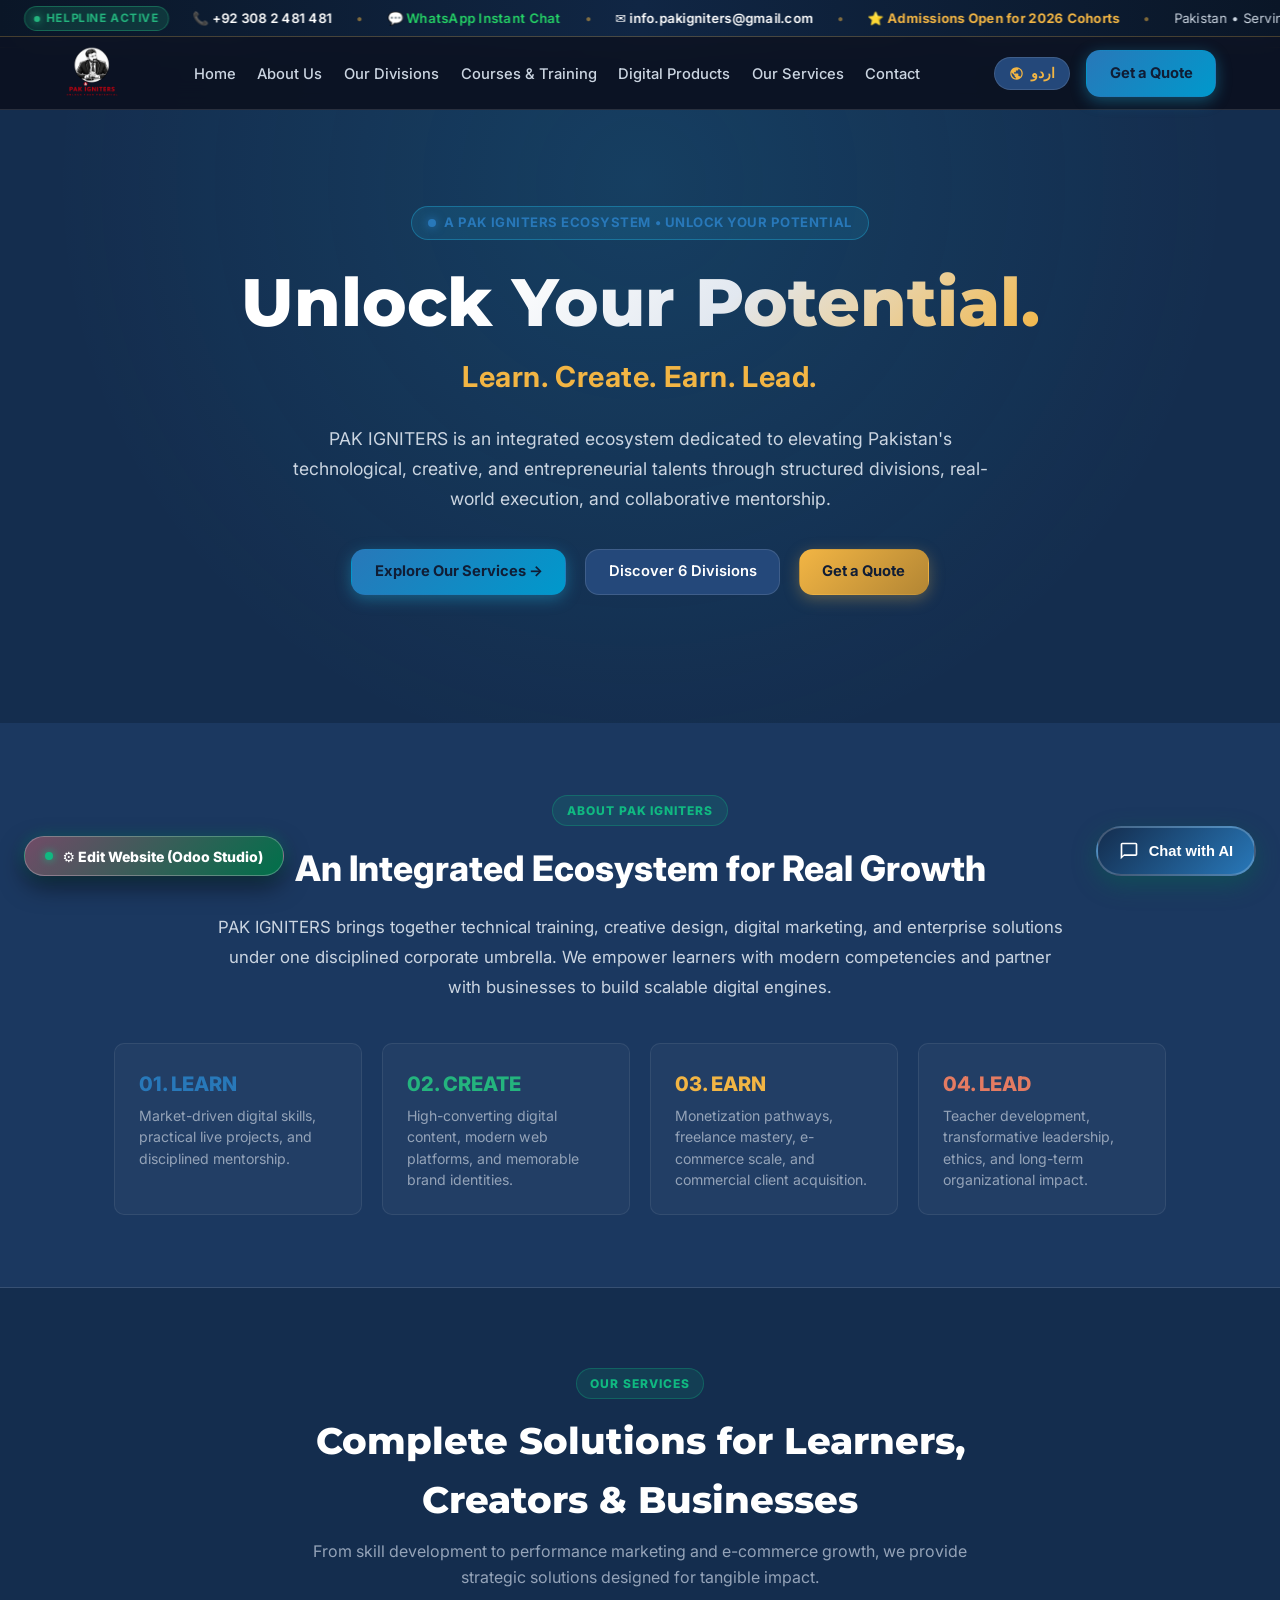
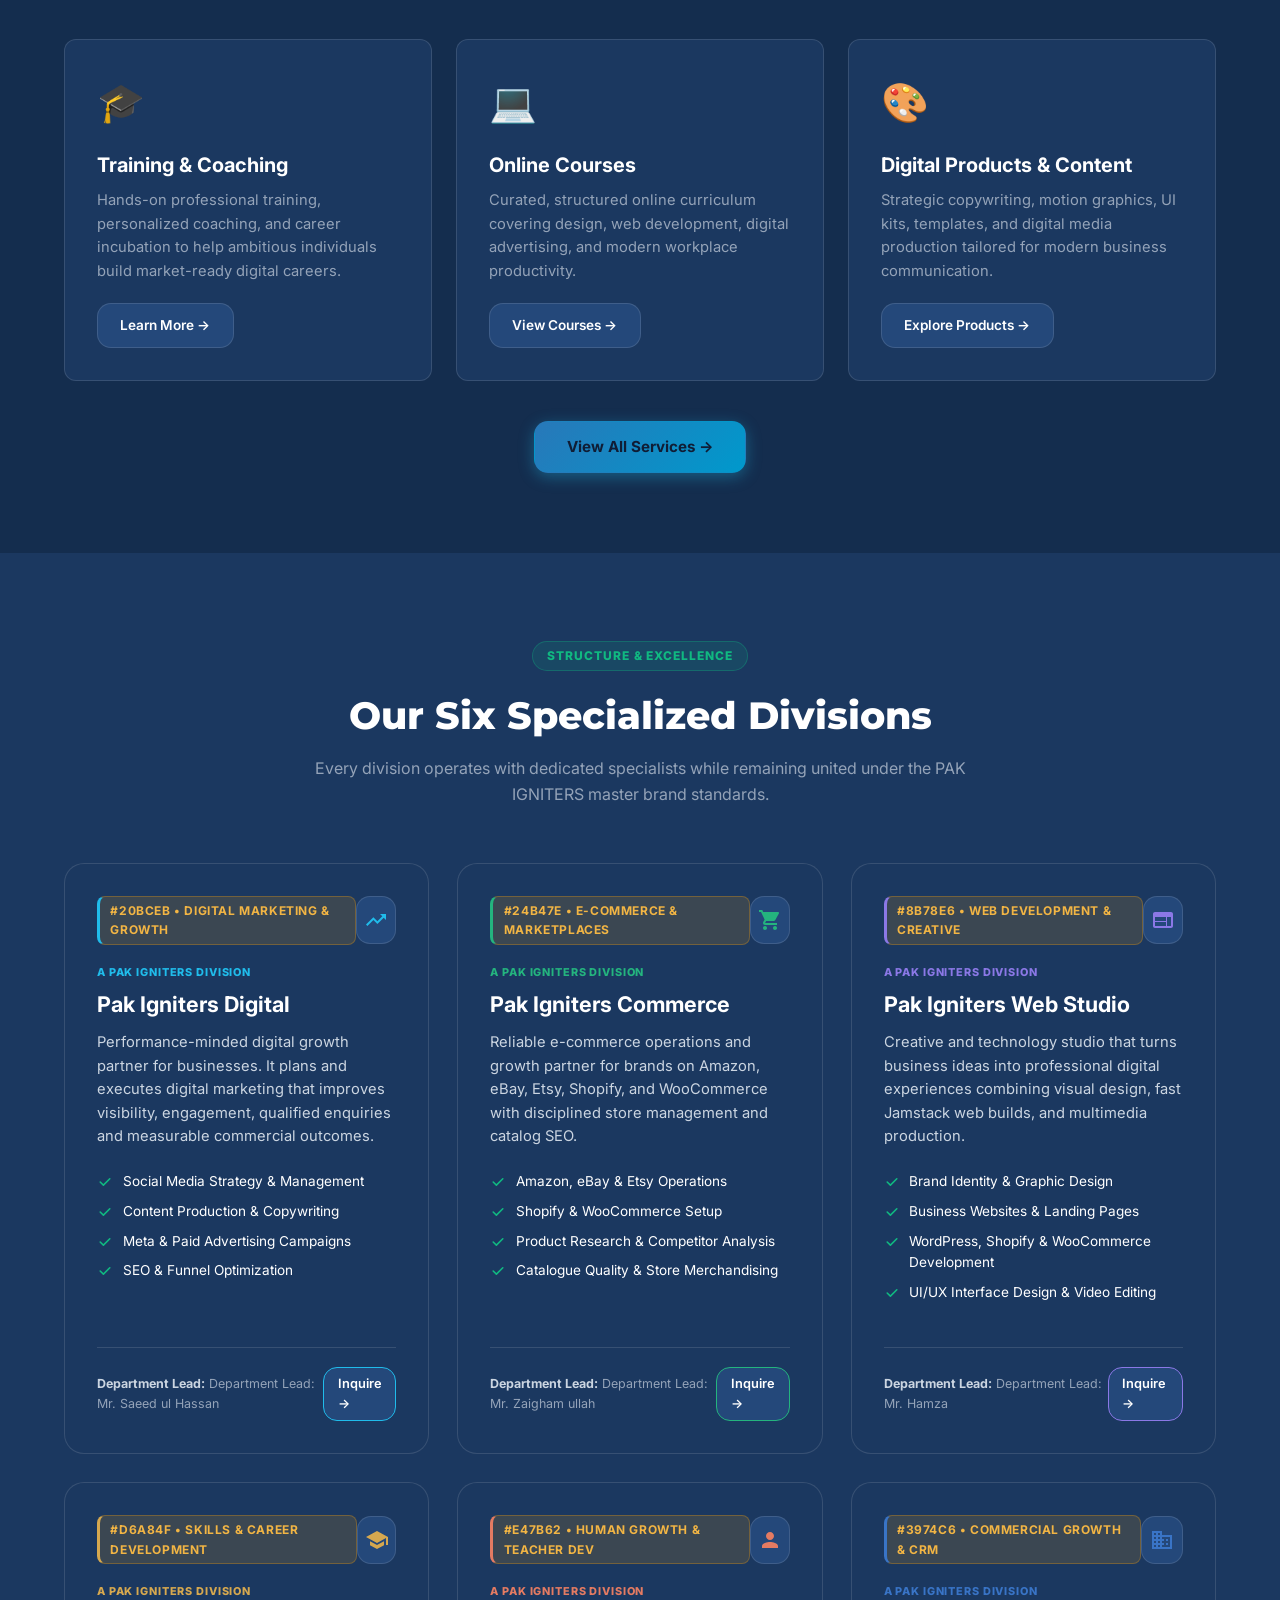
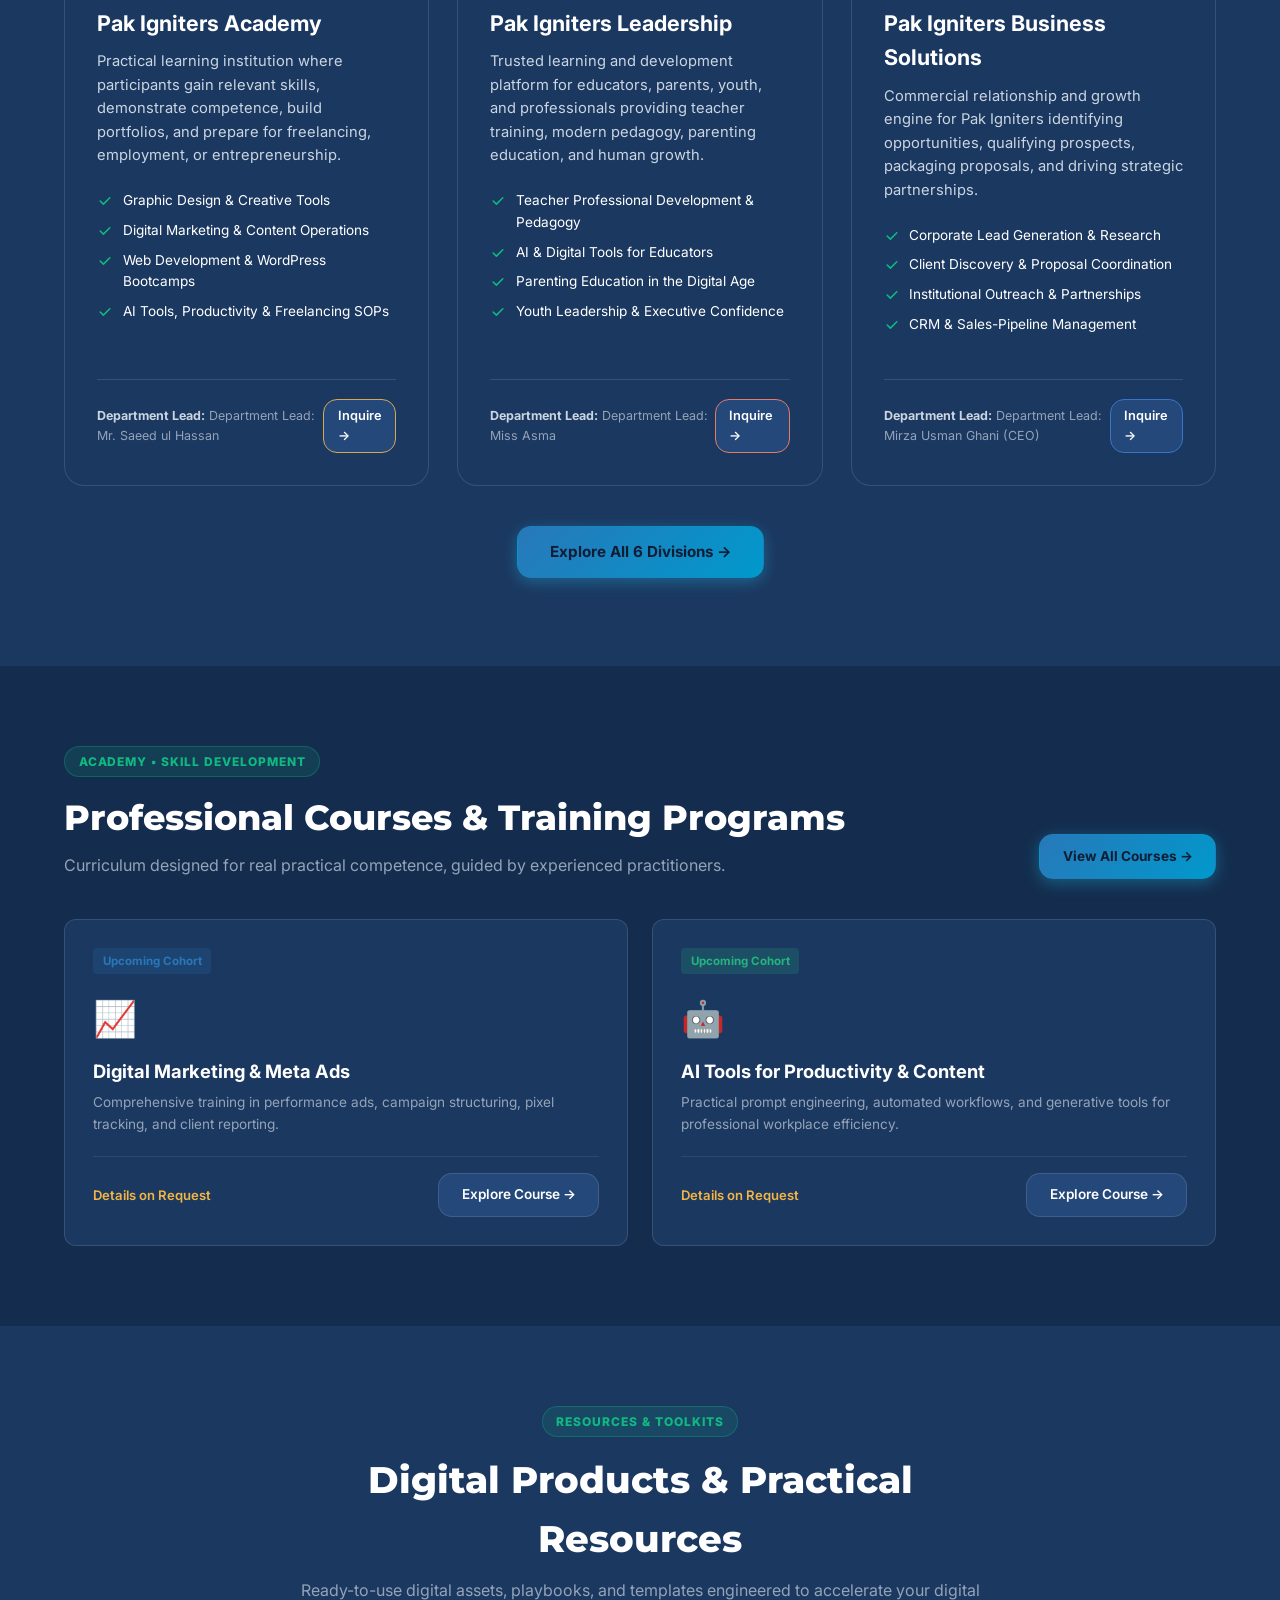
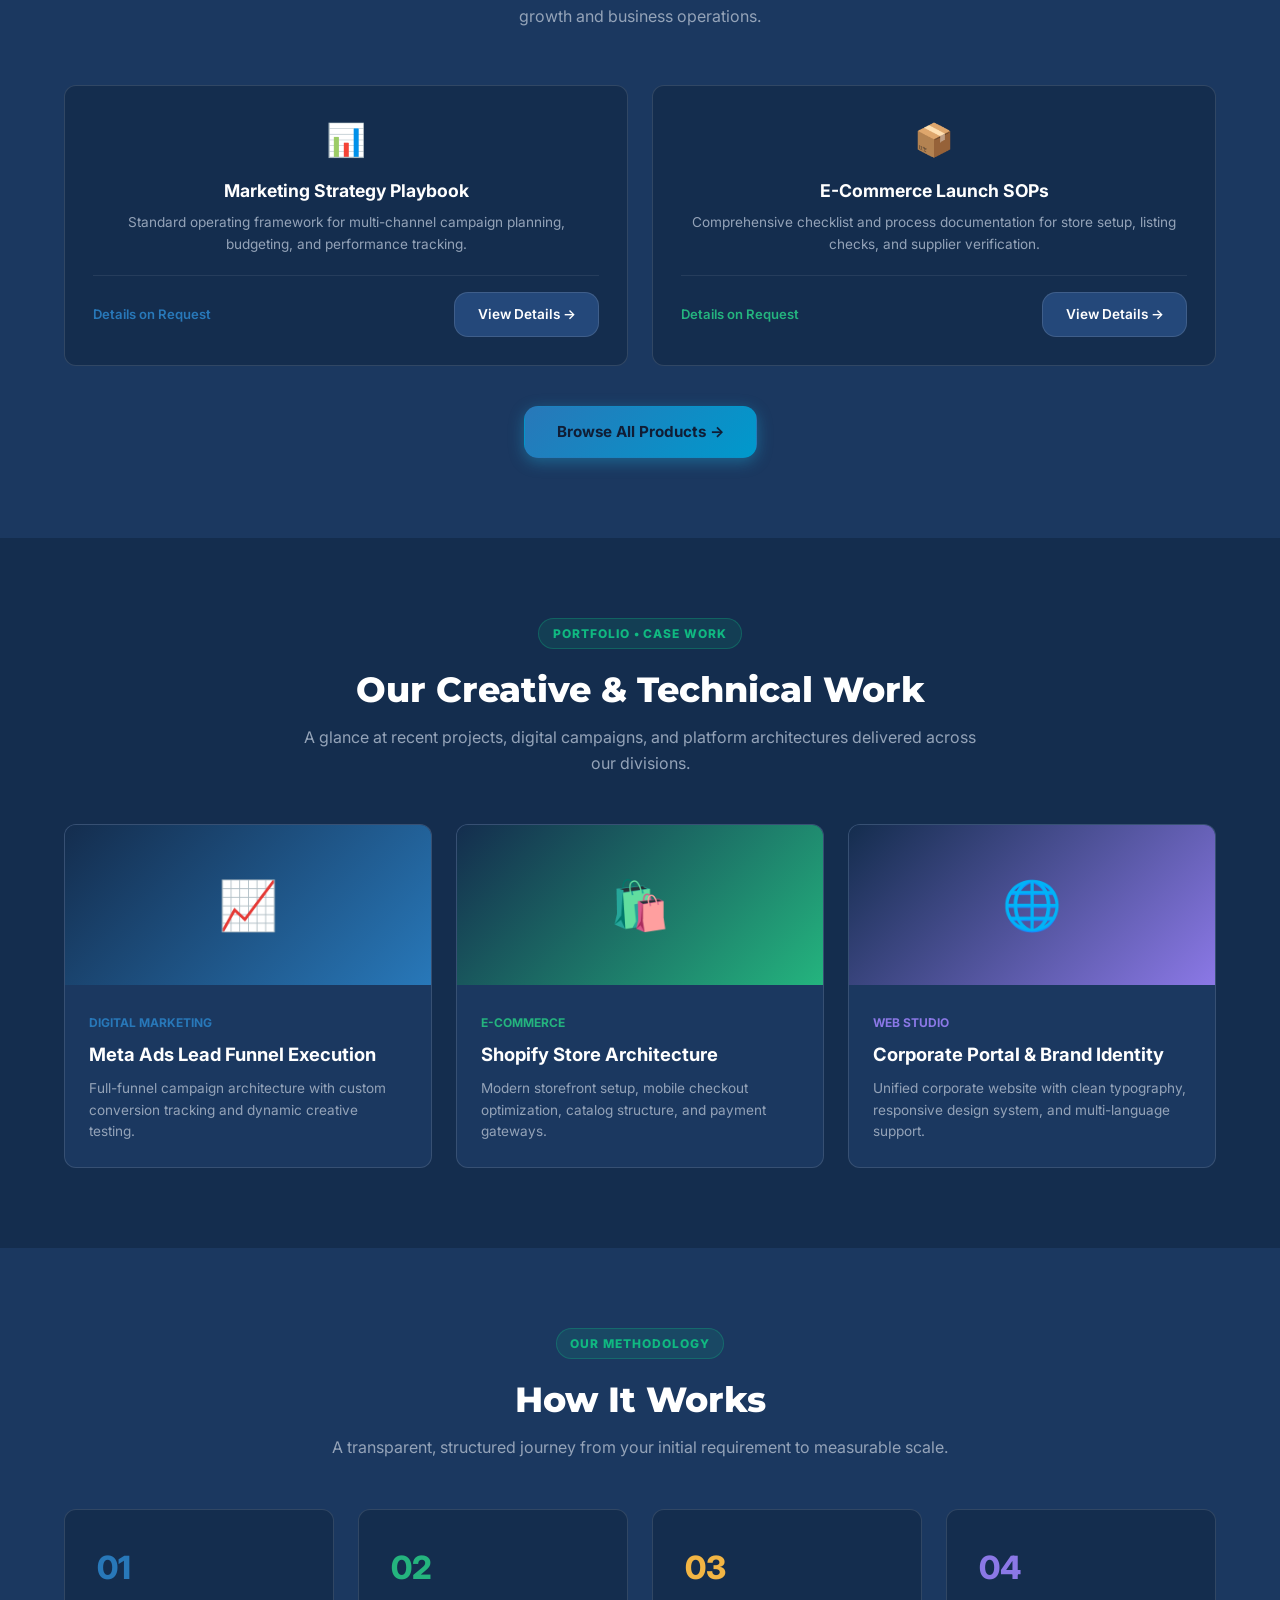
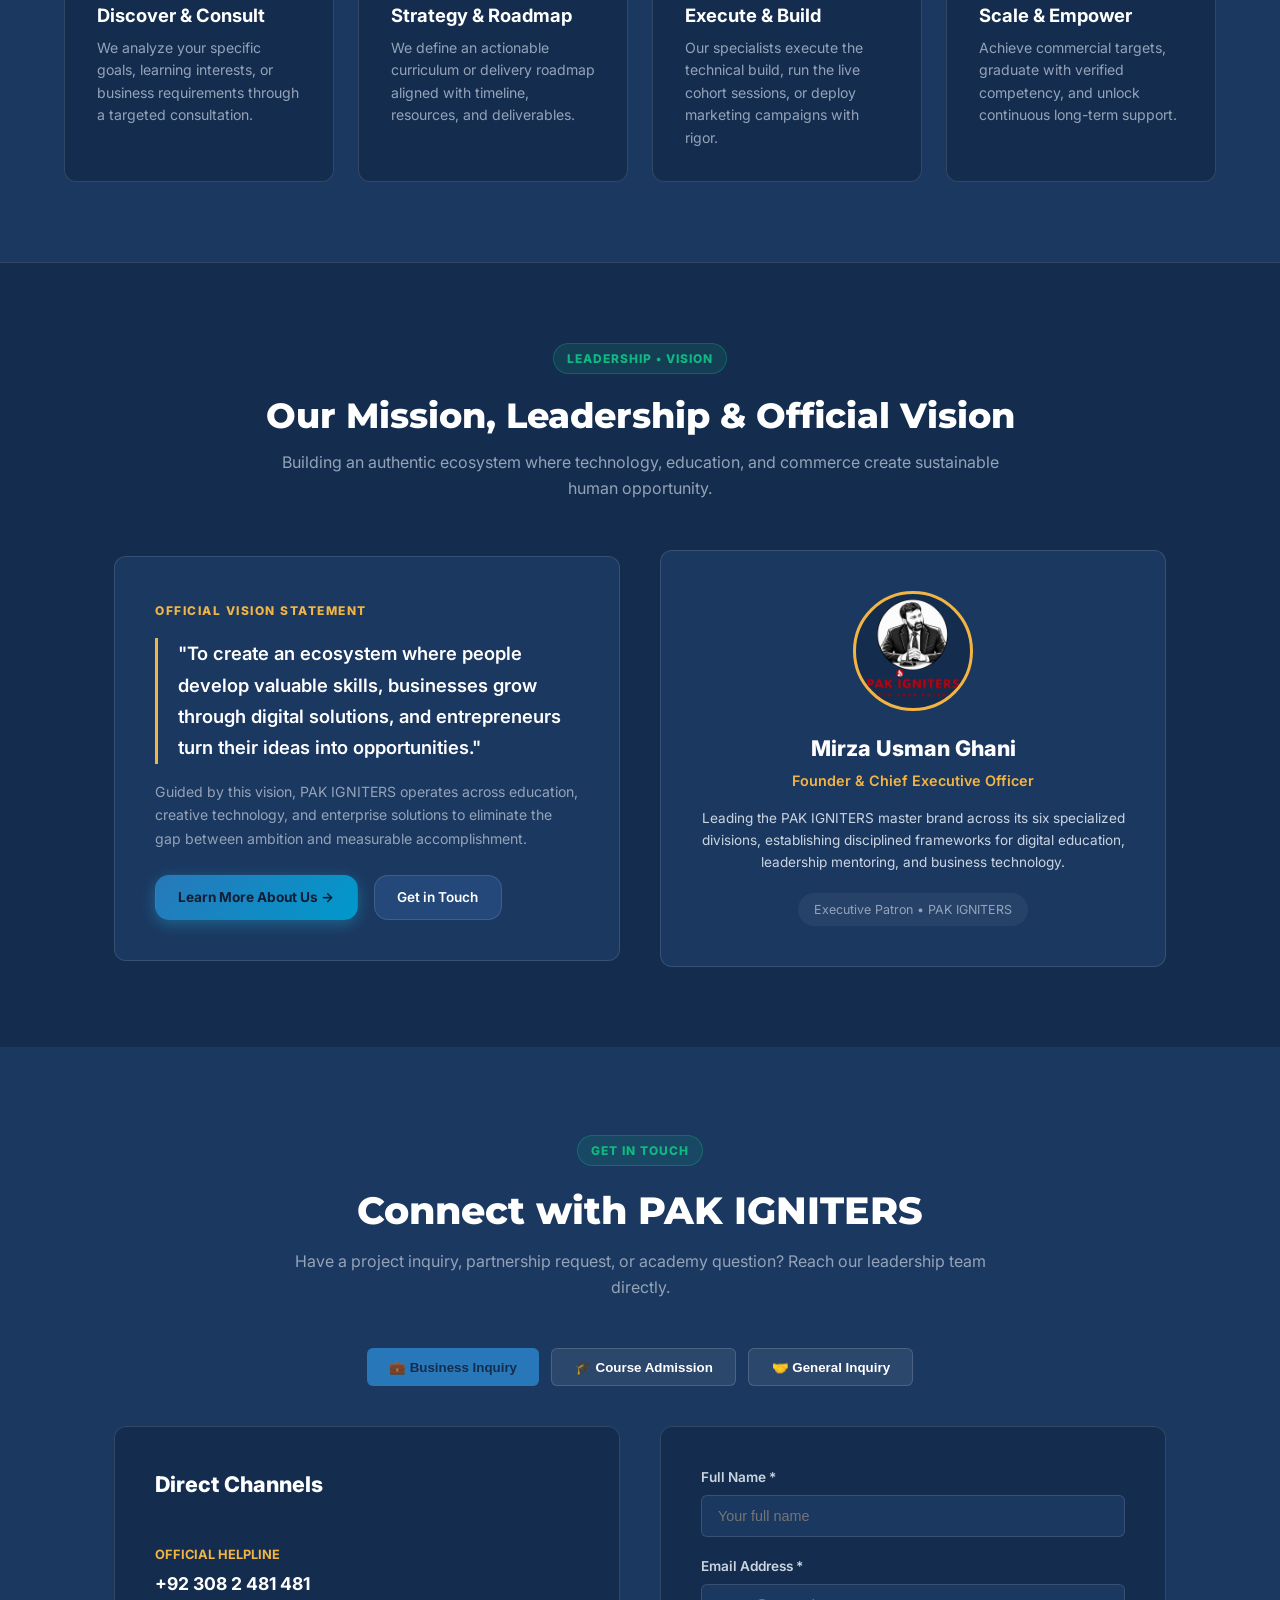
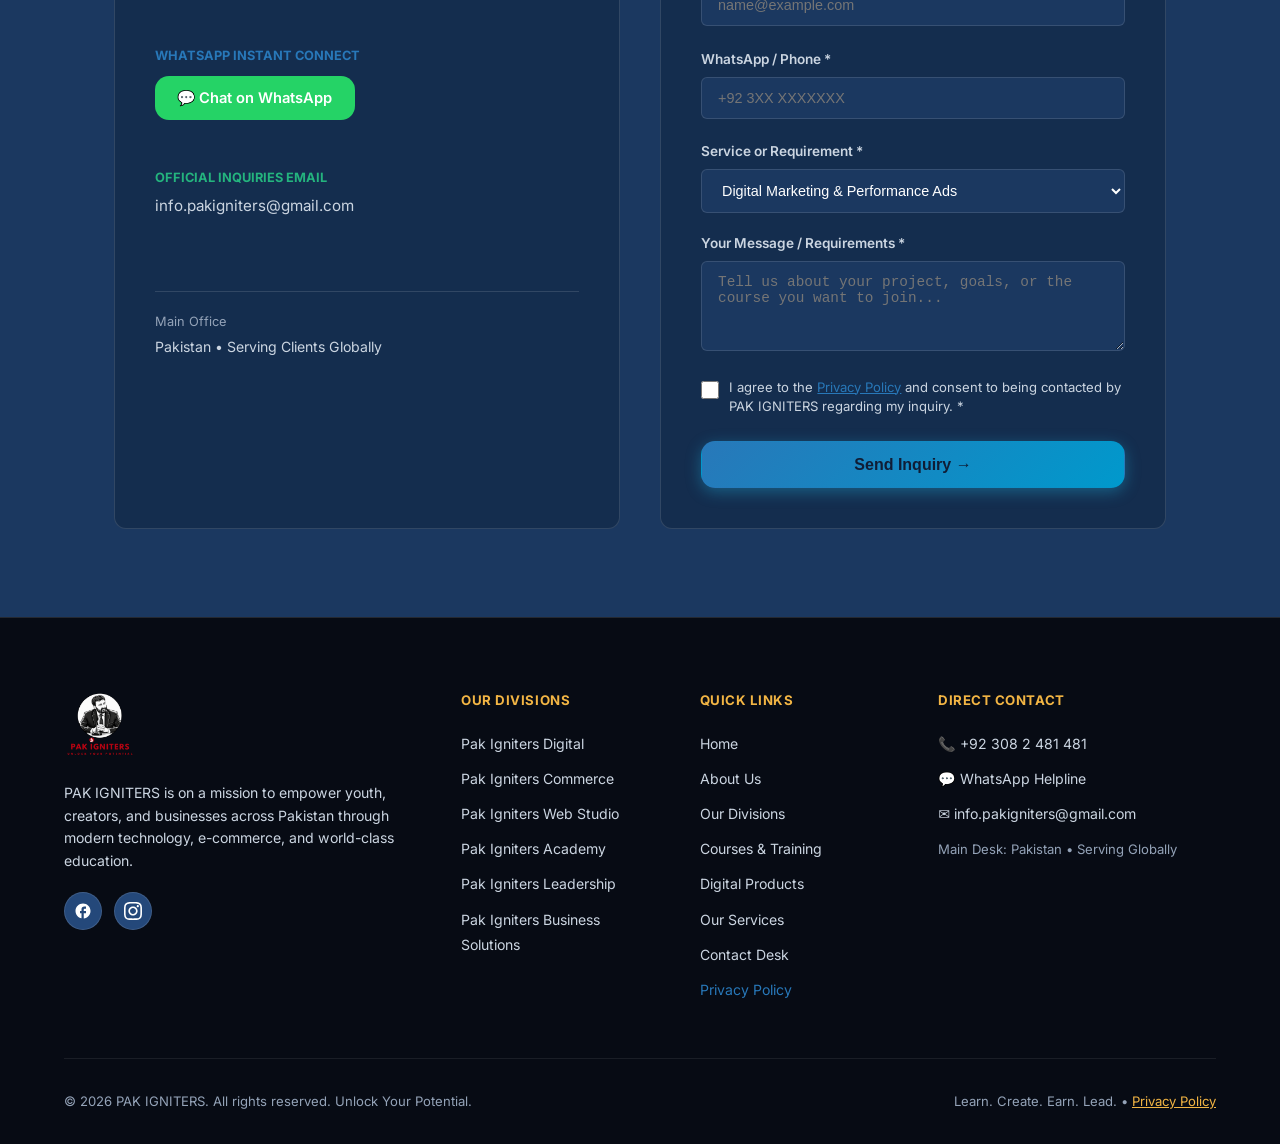
<file: index.html>
<!DOCTYPE html>
<html lang="en" dir="ltr">
<head>
  <meta charset="UTF-8">
  <meta name="viewport" content="width=device-width, initial-scale=1.0">
  <meta name="description" content="Official portal of PAK IGNITERS. Empowering youth and businesses across Pakistan through professional training, digital products, AI-powered advertising, web studio, e-commerce, and executive leadership.">
  <title>PAK IGNITERS | Unlock Your Potential - Learn. Create. Earn. Lead.</title>

  <!-- Google Fonts: Inter, Montserrat, Outfit, Noto Nastaliq Urdu -->
  <link rel="preconnect" href="https://fonts.googleapis.com">
  <link rel="preconnect" href="https://fonts.gstatic.com" crossorigin>
  <link href="https://fonts.googleapis.com/css2?family=Inter:wght@400;500;600;700&family=Montserrat:wght@600;700;800;900&family=Noto+Nastaliq+Urdu:wght@400;700&family=Noto+Sans+Arabic:wght@400;600;700&family=Outfit:wght@600;700;800&display=swap" rel="stylesheet">

  <!-- Core Brand Stylesheets -->
  <link rel="stylesheet" href="css/style.css">
  <link rel="stylesheet" href="css/visual-editor.css">
  <link rel="stylesheet" href="css/odoo-studio.css">
</head>
<body>

  <!-- ========================================================================
       Sticky Site Header
       ======================================================================== -->
  <header class="site-header" id="siteHeader">
    <!-- Top Moving Announcement & Contact Bar -->
    <div class="top-announcement-bar" aria-label="Quick Contacts and Status">
      <div class="top-ticker-wrapper">
        <div class="top-ticker-track">
          <!-- Item set 1 -->
          <div class="top-ticker-item">
            <span class="top-live-badge"><span class="top-live-dot"></span> Helpline Active</span>
            <a href="tel:+923082481481" class="top-ticker-link">📞 +92 308 2 481 481</a>
            <span class="top-ticker-sep">•</span>
            <a href="https://wa.me/923082481481" target="_blank" rel="noopener noreferrer" class="top-ticker-link whatsapp">💬 WhatsApp Instant Chat</a>
            <span class="top-ticker-sep">•</span>
            <a href="mailto:info.pakigniters@gmail.com" class="top-ticker-link">✉️ info.pakigniters@gmail.com</a>
            <span class="top-ticker-sep">•</span>
            <span style="color: #F2B544; font-weight: 700;">⭐ Admissions Open for 2026 Cohorts</span>
            <span class="top-ticker-sep">•</span>
            <span style="color: #CBD5E1;">Pakistan • Serving Global Clients</span>
            <span class="top-ticker-sep">•</span>
          </div>
          <!-- Item set 2 -->
          <div class="top-ticker-item">
            <span class="top-live-badge"><span class="top-live-dot"></span> Helpline Active</span>
            <a href="tel:+923082481481" class="top-ticker-link">📞 +92 308 2 481 481</a>
            <span class="top-ticker-sep">•</span>
            <a href="https://wa.me/923082481481" target="_blank" rel="noopener noreferrer" class="top-ticker-link whatsapp">💬 WhatsApp Instant Chat</a>
            <span class="top-ticker-sep">•</span>
            <a href="mailto:info.pakigniters@gmail.com" class="top-ticker-link">✉️ info.pakigniters@gmail.com</a>
            <span class="top-ticker-sep">•</span>
            <span style="color: #F2B544; font-weight: 700;">⭐ Admissions Open for 2026 Cohorts</span>
            <span class="top-ticker-sep">•</span>
            <span style="color: #CBD5E1;">Pakistan • Serving Global Clients</span>
            <span class="top-ticker-sep">•</span>
          </div>
          <!-- Item set 3 -->
          <div class="top-ticker-item">
            <span class="top-live-badge"><span class="top-live-dot"></span> Helpline Active</span>
            <a href="tel:+923082481481" class="top-ticker-link">📞 +92 308 2 481 481</a>
            <span class="top-ticker-sep">•</span>
            <a href="https://wa.me/923082481481" target="_blank" rel="noopener noreferrer" class="top-ticker-link whatsapp">💬 WhatsApp Instant Chat</a>
            <span class="top-ticker-sep">•</span>
            <a href="mailto:info.pakigniters@gmail.com" class="top-ticker-link">✉️ info.pakigniters@gmail.com</a>
            <span class="top-ticker-sep">•</span>
            <span style="color: #F2B544; font-weight: 700;">⭐ Admissions Open for 2026 Cohorts</span>
            <span class="top-ticker-sep">•</span>
            <span style="color: #CBD5E1;">Pakistan • Serving Global Clients</span>
            <span class="top-ticker-sep">•</span>
          </div>
        </div>
      </div>
    </div>

    <!-- Main Navigation Bar -->
    <div class="nav-bar-wrapper">
      <div class="container nav-container">
        
        <!-- Official Logo (Transparent PNG, Prominent presentation) -->
        <a href="#home" class="brand-wrapper" aria-label="PAK IGNITERS Official Home">
          <img src="assets/images/pak-igniters-official-logo.png" alt="PAK IGNITERS - Unlock Your Potential" class="brand-official-logo">
        </a>

        <!-- Desktop Navigation Menu -->
        <ul class="nav-menu" id="navMenu">
          <li><a href="index.html" class="nav-link active">Home</a></li>
          <li><a href="about.html" class="nav-link">About Us</a></li>
          <li><a href="divisions.html" class="nav-link">Our Divisions</a></li>
          <li><a href="courses.html" class="nav-link">Courses &amp; Training</a></li>
          <li><a href="products.html" class="nav-link">Digital Products</a></li>
          <li><a href="services.html" class="nav-link">Our Services</a></li>
          <li><a href="contact.html" class="nav-link">Contact</a></li>
          <li class="mobile-drawer-cta">
            <a href="contact.html" class="btn btn-primary" style="width: 100%; text-align: center;">Get a Quote</a>
          </li>
        </ul>

        <!-- Action Items: Language Switcher & Primary CTA -->
        <div class="nav-actions">
          <!-- English | Urdu Switcher -->
          <button class="lang-toggle-btn" id="langToggleBtn" title="Switch Language / زبان تبدیل کریں" aria-label="Toggle Language">
            <svg viewBox="0 0 24 24">
              <path d="M12 2C6.48 2 2 6.48 2 12s4.48 10 10 10 10-4.48 10-10S17.52 2 12 2zm-1 17.93c-3.95-.49-7-3.85-7-7.93 0-.62.08-1.21.21-1.79L9 15v1c0 1.1.9 2 2 2v1.93zm6.9-2.54c-.26-.81-1-1.39-1.9-1.39h-1v-3c0-.55-.45-1-1-1H8v-2h2c.55 0 1-.45 1-1V7h2c1.1 0 2-.9 2-2v-.41c2.93 1.19 5 4.06 5 7.41 0 2.08-.8 3.97-2.1 5.39z"/>
            </svg>
            <span class="lang-label" data-i18n="nav.langSwitch">اردو</span>
          </button>

          <!-- Desktop CTA Button: Get a Quote -->
          <a href="contact.html" class="btn btn-primary header-desktop-cta">Get a Quote</a>

          <!-- Mobile Drawer Toggle -->
          <button class="mobile-toggle" id="mobileMenuBtn" aria-label="Open Mobile Menu">
            <svg viewBox="0 0 24 24">
              <path d="M3 18h18v-2H3v2zm0-5h18v-2H3v2zm0-7v2h18V6H3z"/>
            </svg>
          </button>
        </div>

      </div>
    </div>
  </header>

  <!-- ========================================================================
       Moving Tagline Announcement Strip ("Learn. Create. Earn. Lead.")
       ======================================================================== -->
  <div class="moving-tagline-bar" aria-label="Moving Announcement">
    <div class="moving-ticker-track">
      <div class="moving-ticker-item">
        <span>Learn. Create. Earn. Lead.</span>
        <span class="ticker-dot">•</span>
        <span class="ticker-blue">Explore Our Digital Services.</span>
        <span class="ticker-dot">•</span>
        <span class="ticker-gold">Build Skills. Grow Your Business.</span>
        <span class="ticker-dot">•</span>
        <span>Discover Courses and Digital Products.</span>
        <span class="ticker-dot">•</span>
      </div>
      <div class="moving-ticker-item">
        <span>Learn. Create. Earn. Lead.</span>
        <span class="ticker-dot">•</span>
        <span class="ticker-blue">Explore Our Digital Services.</span>
        <span class="ticker-dot">•</span>
        <span class="ticker-gold">Build Skills. Grow Your Business.</span>
        <span class="ticker-dot">•</span>
        <span>Discover Courses and Digital Products.</span>
        <span class="ticker-dot">•</span>
      </div>
      <div class="moving-ticker-item">
        <span>Learn. Create. Earn. Lead.</span>
        <span class="ticker-dot">•</span>
        <span class="ticker-blue">Explore Our Digital Services.</span>
        <span class="ticker-dot">•</span>
        <span class="ticker-gold">Build Skills. Grow Your Business.</span>
        <span class="ticker-dot">•</span>
        <span>Discover Courses and Digital Products.</span>
        <span class="ticker-dot">•</span>
      </div>
    </div>
  </div>

  <main id="mainContent">

  <!-- ========================================================================
       SECTION 2: Hero Section (Official Brand Tagline & Message)
       ======================================================================== -->
  <section class="hero-section odoo-section-wrapper" id="home">
    <div class="container hero-content">
      
      <!-- Eyebrow Badge -->
      <div class="hero-badge">
        <span class="badge-pulse"></span>
        <span>A PAK IGNITERS ECOSYSTEM &bull; UNLOCK YOUR POTENTIAL</span>
      </div>

      <!-- Main Headline: Official Tagline -->
      <h1 class="hero-headline odoo-editable" data-i18n="hero.headline">
        Unlock Your Potential.
      </h1>
      
      <!-- Official Supporting Message -->
      <div class="hero-supporting odoo-editable" data-i18n="hero.supporting">
        Learn. Create. Earn. Lead.
      </div>

      <!-- Value Proposition -->
      <p class="hero-description odoo-editable" data-i18n="hero.description">
        PAK IGNITERS is an integrated ecosystem dedicated to practical skill development, high-impact digital marketing, creative web production, e-commerce growth, and human leadership across Pakistan and beyond.
      </p>

      <!-- Primary Action Buttons -->
      <div class="hero-cta-group">
        <a href="services.html" class="btn btn-primary odoo-editable">Explore Our Services &rarr;</a>
        <a href="divisions.html" class="btn btn-secondary odoo-editable">Discover 6 Divisions</a>
        <a href="contact.html" class="btn btn-accent odoo-editable">Get a Quote</a>
      </div>

    </div>
  </section>

  <!-- ========================================================================
       SECTION 3: Short Introduction about PAK IGNITERS
       ======================================================================== -->
  <section class="odoo-section-wrapper" id="intro" style="padding: 4.5rem 1rem; background: var(--bg-surface); border-bottom: 1px solid var(--border-color);">
    <div class="container" style="max-width: 1100px; margin: 0 auto; text-align: center;">
      <span class="section-eyebrow">ABOUT PAK IGNITERS</span>
      <h2 class="odoo-editable" style="font-size: 2.2rem; font-weight: 800; color: #FFFFFF; margin-bottom: 1rem;">
        An Integrated Ecosystem for Real Growth
      </h2>
      <p class="odoo-editable" style="font-size: 1.05rem; line-height: 1.8; color: #CBD5E1; max-width: 850px; margin: 0 auto 2.5rem auto;">
        PAK IGNITERS brings together technical training, creative design, digital marketing, and enterprise solutions under one disciplined corporate umbrella. We empower learners with modern competencies and partner with businesses to build scalable digital engines.
      </p>

      <!-- 4 Brand Pillars Grid -->
      <div style="display: grid; grid-template-columns: repeat(auto-fit, minmax(min(100%, 220px), 1fr)); gap: 1.25rem; text-align: left;">
        <div style="background: rgba(255,255,255,0.03); border: 1px solid rgba(255,255,255,0.08); padding: 1.5rem; border-radius: 10px;">
          <div style="color: var(--color-brand-cyan); font-weight: 800; font-size: 1.25rem; margin-bottom: 0.35rem;">01. LEARN</div>
          <p style="font-size: 0.88rem; color: #94A3B8; line-height: 1.5; margin: 0;">Market-driven digital skills, practical live projects, and disciplined mentorship.</p>
        </div>
        <div style="background: rgba(255,255,255,0.03); border: 1px solid rgba(255,255,255,0.08); padding: 1.5rem; border-radius: 10px;">
          <div style="color: #24B47E; font-weight: 800; font-size: 1.25rem; margin-bottom: 0.35rem;">02. CREATE</div>
          <p style="font-size: 0.88rem; color: #94A3B8; line-height: 1.5; margin: 0;">High-converting digital content, modern web platforms, and memorable brand identities.</p>
        </div>
        <div style="background: rgba(255,255,255,0.03); border: 1px solid rgba(255,255,255,0.08); padding: 1.5rem; border-radius: 10px;">
          <div style="color: var(--color-brand-gold); font-weight: 800; font-size: 1.25rem; margin-bottom: 0.35rem;">03. EARN</div>
          <p style="font-size: 0.88rem; color: #94A3B8; line-height: 1.5; margin: 0;">Monetization pathways, freelance mastery, e-commerce scale, and commercial client acquisition.</p>
        </div>
        <div style="background: rgba(255,255,255,0.03); border: 1px solid rgba(255,255,255,0.08); padding: 1.5rem; border-radius: 10px;">
          <div style="color: #E47B62; font-weight: 800; font-size: 1.25rem; margin-bottom: 0.35rem;">04. LEAD</div>
          <p style="font-size: 0.88rem; color: #94A3B8; line-height: 1.5; margin: 0;">Teacher development, transformative leadership, ethics, and long-term organizational impact.</p>
        </div>
      </div>
    </div>
  </section>

  <!-- ========================================================================
       SECTION 4: Our Services Preview
       ======================================================================== -->
  <section class="odoo-section-wrapper" id="services" style="padding: 5rem 1rem; background: var(--bg-main);">
    <div class="container" style="max-width: 1200px; margin: 0 auto;">
      <div class="section-header" style="text-align: center; margin-bottom: 3rem;">
        <span class="section-eyebrow">OUR SERVICES</span>
        <h2 class="section-title odoo-editable" style="font-size: 2.3rem; font-weight: 800; color: #FFFFFF; margin-bottom: 0.6rem;">
          Complete Solutions for Learners, Creators &amp; Businesses
        </h2>
        <p class="section-subtitle odoo-editable" style="color: #94A3B8; max-width: 750px; margin: 0 auto;">
          From skill development to performance marketing and e-commerce growth, we provide strategic solutions designed for tangible impact.
        </p>
      </div>

      <div style="display: grid; grid-template-columns: repeat(auto-fit, minmax(min(100%, 280px), 1fr)); gap: 1.5rem;">
        <!-- 1. Training & Coaching -->
        <div style="background: var(--bg-surface); padding: 2rem; border-radius: 12px; border: 1px solid var(--border-color); display: flex; flex-direction: column;">
          <div style="font-size: 2.4rem; margin-bottom: 1rem;">🎓</div>
          <h3 class="odoo-editable" style="color: #FFFFFF; font-size: 1.25rem; font-weight: 700; margin-bottom: 0.5rem;">Training &amp; Coaching</h3>
          <p class="odoo-editable" style="color: #94A3B8; font-size: 0.92rem; line-height: 1.6; margin-bottom: 1.25rem;">
            Hands-on professional training, personalized coaching, and career incubation to help ambitious individuals build market-ready digital careers.
          </p>
          <a href="services.html" class="btn btn-secondary odoo-editable" style="margin-top: auto; align-self: flex-start; font-size: 0.85rem;">Learn More &rarr;</a>
        </div>

        <!-- 2. Online Courses -->
        <div style="background: var(--bg-surface); padding: 2rem; border-radius: 12px; border: 1px solid var(--border-color); display: flex; flex-direction: column;">
          <div style="font-size: 2.4rem; margin-bottom: 1rem;">💻</div>
          <h3 class="odoo-editable" style="color: #FFFFFF; font-size: 1.25rem; font-weight: 700; margin-bottom: 0.5rem;">Online Courses</h3>
          <p class="odoo-editable" style="color: #94A3B8; font-size: 0.92rem; line-height: 1.6; margin-bottom: 1.25rem;">
            Curated, structured online curriculum covering design, web development, digital advertising, and modern workplace productivity.
          </p>
          <a href="courses.html" class="btn btn-secondary odoo-editable" style="margin-top: auto; align-self: flex-start; font-size: 0.85rem;">View Courses &rarr;</a>
        </div>

        <!-- 3. Digital Products and Content -->
        <div style="background: var(--bg-surface); padding: 2rem; border-radius: 12px; border: 1px solid var(--border-color); display: flex; flex-direction: column;">
          <div style="font-size: 2.4rem; margin-bottom: 1rem;">🎨</div>
          <h3 class="odoo-editable" style="color: #FFFFFF; font-size: 1.25rem; font-weight: 700; margin-bottom: 0.5rem;">Digital Products &amp; Content</h3>
          <p class="odoo-editable" style="color: #94A3B8; font-size: 0.92rem; line-height: 1.6; margin-bottom: 1.25rem;">
            Strategic copywriting, motion graphics, UI kits, templates, and digital media production tailored for modern business communication.
          </p>
          <a href="products.html" class="btn btn-secondary odoo-editable" style="margin-top: auto; align-self: flex-start; font-size: 0.85rem;">Explore Products &rarr;</a>
        </div>
      </div>

      <div style="text-align: center; margin-top: 2.5rem;">
        <a href="services.html" class="btn btn-primary" style="font-size: 0.95rem; padding: 0.8rem 2rem;">View All Services &rarr;</a>
      </div>
    </div>
  </section>

  <!-- ========================================================================
       SECTION 5: Six Official Divisions Preview
       ======================================================================== -->
  <section class="divisions-section odoo-section-wrapper" id="divisions" style="padding: 5.5rem 1rem; background: var(--bg-surface);">
    <div class="container">
      <div class="section-header" style="text-align: center; margin-bottom: 3.5rem;">
        <span class="section-eyebrow">STRUCTURE &amp; EXCELLENCE</span>
        <h2 class="section-title odoo-editable" style="font-size: 2.4rem; font-weight: 800; color: #FFFFFF; margin-bottom: 0.6rem;">
          Our Six Specialized Divisions
        </h2>
        <p class="section-subtitle odoo-editable" style="color: #94A3B8; max-width: 800px; margin: 0 auto;">
          Every division operates with dedicated specialists while remaining united under the PAK IGNITERS master brand standards.
        </p>
      </div>

      <div class="divisions-grid" id="divisionsContainer" style="display: grid; grid-template-columns: repeat(auto-fit, minmax(min(100%, 300px), 1fr)); gap: 1.75rem;">
        
        <!-- Division 01: PAK IGNITERS DIGITAL -->
        <div class="division-card" style="border-top: 4px solid var(--color-brand-cyan); background: var(--bg-main); padding: 2rem; border-radius: 12px; display: flex; flex-direction: column;">
          <div style="display: flex; justify-content: space-between; align-items: center; margin-bottom: 0.75rem;">
            <span style="font-size: 0.75rem; font-weight: 800; letter-spacing: 1px; color: var(--color-brand-cyan); text-transform: uppercase;">A PAK IGNITERS DIVISION</span>
            <span style="font-size: 0.8rem; font-weight: 700; color: rgba(255,255,255,0.4);">DIV 01</span>
          </div>
          <h3 class="odoo-editable" style="font-size: 1.35rem; font-weight: 800; color: #FFFFFF; margin-bottom: 0.25rem;">PAK IGNITERS DIGITAL</h3>
          <div style="font-size: 0.88rem; font-weight: 600; color: var(--color-brand-cyan); margin-bottom: 0.75rem;">Digital Marketing &amp; Growth Services</div>
          <p style="font-style: italic; font-size: 0.85rem; color: #CBD5E1; margin-bottom: 1rem;">"Your Business. Our Digital Growth."</p>
          <p style="font-size: 0.88rem; color: #94A3B8; line-height: 1.6; margin-bottom: 1.5rem;">Social media strategy, Meta &amp; paid ads campaigns, SEO content optimization, and high-converting lead funnels.</p>
          <a href="divisions.html" class="btn btn-secondary" style="margin-top: auto; align-self: flex-start; font-size: 0.85rem;">Division Details &rarr;</a>
        </div>

        <!-- Division 02: PAK IGNITERS COMMERCE -->
        <div class="division-card" style="border-top: 4px solid #24B47E; background: var(--bg-main); padding: 2rem; border-radius: 12px; display: flex; flex-direction: column;">
          <div style="display: flex; justify-content: space-between; align-items: center; margin-bottom: 0.75rem;">
            <span style="font-size: 0.75rem; font-weight: 800; letter-spacing: 1px; color: #24B47E; text-transform: uppercase;">A PAK IGNITERS DIVISION</span>
            <span style="font-size: 0.8rem; font-weight: 700; color: rgba(255,255,255,0.4);">DIV 02</span>
          </div>
          <h3 class="odoo-editable" style="font-size: 1.35rem; font-weight: 800; color: #FFFFFF; margin-bottom: 0.25rem;">PAK IGNITERS COMMERCE</h3>
          <div style="font-size: 0.88rem; font-weight: 600; color: #24B47E; margin-bottom: 0.75rem;">E-Commerce Store &amp; Marketplace Management</div>
          <p style="font-style: italic; font-size: 0.85rem; color: #CBD5E1; margin-bottom: 1rem;">"Turn Online Stores into Growing Businesses."</p>
          <p style="font-size: 0.88rem; color: #94A3B8; line-height: 1.6; margin-bottom: 1.5rem;">Amazon, eBay, Etsy &amp; local marketplaces, Shopify &amp; WooCommerce management, product research and catalog SEO.</p>
          <a href="divisions.html" class="btn btn-secondary" style="margin-top: auto; align-self: flex-start; font-size: 0.85rem;">Division Details &rarr;</a>
        </div>

        <!-- Division 03: PAK IGNITERS WEB STUDIO -->
        <div class="division-card" style="border-top: 4px solid #8B78E6; background: var(--bg-main); padding: 2rem; border-radius: 12px; display: flex; flex-direction: column;">
          <div style="display: flex; justify-content: space-between; align-items: center; margin-bottom: 0.75rem;">
            <span style="font-size: 0.75rem; font-weight: 800; letter-spacing: 1px; color: #8B78E6; text-transform: uppercase;">A PAK IGNITERS DIVISION</span>
            <span style="font-size: 0.8rem; font-weight: 700; color: rgba(255,255,255,0.4);">DIV 03</span>
          </div>
          <h3 class="odoo-editable" style="font-size: 1.35rem; font-weight: 800; color: #FFFFFF; margin-bottom: 0.25rem;">PAK IGNITERS WEB STUDIO</h3>
          <div style="font-size: 0.88rem; font-weight: 600; color: #8B78E6; margin-bottom: 0.75rem;">Web Development &amp; Creative Production</div>
          <p style="font-style: italic; font-size: 0.85rem; color: #CBD5E1; margin-bottom: 1rem;">"Design. Develop. Deliver."</p>
          <p style="font-size: 0.88rem; color: #94A3B8; line-height: 1.6; margin-bottom: 1.5rem;">Brand identities, corporate web portals, custom landing pages, responsive UI/UX, and short-form video motion graphics.</p>
          <a href="divisions.html" class="btn btn-secondary" style="margin-top: auto; align-self: flex-start; font-size: 0.85rem;">Division Details &rarr;</a>
        </div>

      </div>

      <div style="text-align: center; margin-top: 2.5rem;">
        <a href="divisions.html" class="btn btn-primary" style="font-size: 0.95rem; padding: 0.8rem 2rem;">Explore All 6 Divisions &rarr;</a>
      </div>
    </div>
  </section>

  <!-- ========================================================================
       SECTION 6: Courses and Training Preview
       ======================================================================== -->
  <section class="odoo-section-wrapper" id="courses" style="padding: 5rem 1rem; background: var(--bg-main);">
    <div class="container" style="max-width: 1200px; margin: 0 auto;">
      <div style="display: flex; justify-content: space-between; align-items: flex-end; flex-wrap: wrap; gap: 1rem; margin-bottom: 2.5rem;">
        <div>
          <span class="section-eyebrow">ACADEMY &bull; SKILL DEVELOPMENT</span>
          <h2 class="section-title odoo-editable" style="font-size: 2.2rem; font-weight: 800; color: #FFFFFF; margin-bottom: 0.4rem;">
            Professional Courses &amp; Training Programs
          </h2>
          <p class="section-subtitle odoo-editable" style="color: #94A3B8;">
            Curriculum designed for real practical competence, guided by experienced practitioners.
          </p>
        </div>
        <a href="courses.html" class="btn btn-primary" style="font-size: 0.85rem;">View All Courses &rarr;</a>
      </div>

      <div class="courses-grid" style="display: grid; grid-template-columns: repeat(auto-fit, minmax(min(100%, 260px), 1fr)); gap: 1.5rem;">
        
        <!-- Course 1 -->
        <div class="course-card" style="background: var(--bg-surface); border: 1px solid var(--border-color); padding: 1.75rem; border-radius: 12px; display: flex; flex-direction: column;">
          <span style="align-self: flex-start; font-size: 0.72rem; font-weight: 700; color: var(--color-brand-cyan); background: rgba(40,120,185,0.18); padding: 0.25rem 0.6rem; border-radius: 4px; margin-bottom: 1rem;">Upcoming Cohort</span>
          <div style="font-size: 2.2rem; margin-bottom: 0.75rem;">📈</div>
          <h3 class="course-title odoo-editable" style="color: #FFFFFF; font-size: 1.15rem; font-weight: 700; margin-bottom: 0.5rem;">Digital Marketing &amp; Meta Ads</h3>
          <p style="color: #94A3B8; font-size: 0.85rem; line-height: 1.6; margin-bottom: 1.25rem;">Comprehensive training in performance ads, campaign structuring, pixel tracking, and client reporting.</p>
          <div style="margin-top: auto; padding-top: 1rem; border-top: 1px solid rgba(255,255,255,0.08); display: flex; justify-content: space-between; align-items: center; gap: 0.5rem; flex-wrap: wrap;">
            <span style="font-size: 0.82rem; color: var(--color-brand-gold); font-weight: 600;">Details on Request</span>
            <a href="courses.html" class="btn btn-secondary" style="font-size: 0.85rem;">Explore Course &rarr;</a>
          </div>
        </div>

        <!-- Course 2 -->
        <div class="course-card" style="background: var(--bg-surface); border: 1px solid var(--border-color); padding: 1.75rem; border-radius: 12px; display: flex; flex-direction: column;">
          <span style="align-self: flex-start; font-size: 0.72rem; font-weight: 700; color: #24B47E; background: rgba(36,180,126,0.18); padding: 0.25rem 0.6rem; border-radius: 4px; margin-bottom: 1rem;">Upcoming Cohort</span>
          <div style="font-size: 2.2rem; margin-bottom: 0.75rem;">🤖</div>
          <h3 class="course-title odoo-editable" style="color: #FFFFFF; font-size: 1.15rem; font-weight: 700; margin-bottom: 0.5rem;">AI Tools for Productivity &amp; Content</h3>
          <p style="color: #94A3B8; font-size: 0.85rem; line-height: 1.6; margin-bottom: 1.25rem;">Practical prompt engineering, automated workflows, and generative tools for professional workplace efficiency.</p>
          <div style="margin-top: auto; padding-top: 1rem; border-top: 1px solid rgba(255,255,255,0.08); display: flex; justify-content: space-between; align-items: center; gap: 0.5rem; flex-wrap: wrap;">
            <span style="font-size: 0.82rem; color: var(--color-brand-gold); font-weight: 600;">Details on Request</span>
            <a href="courses.html" class="btn btn-secondary" style="font-size: 0.85rem;">Explore Course &rarr;</a>
          </div>
        </div>

      </div>
    </div>
  </section>

  <!-- ========================================================================
       SECTION 7: Digital Products and Resources Preview
       ======================================================================== -->
  <section class="odoo-section-wrapper" id="products" style="padding: 5rem 1rem; background: var(--bg-surface);">
    <div class="container" style="max-width: 1200px; margin: 0 auto;">
      <div class="section-header" style="text-align: center; margin-bottom: 3.5rem;">
        <span class="section-eyebrow">RESOURCES &amp; TOOLKITS</span>
        <h2 class="section-title odoo-editable" style="font-size: 2.3rem; font-weight: 800; color: #FFFFFF; margin-bottom: 0.6rem;">
          Digital Products &amp; Practical Resources
        </h2>
        <p class="section-subtitle odoo-editable" style="color: #94A3B8; max-width: 750px; margin: 0 auto;">
          Ready-to-use digital assets, playbooks, and templates engineered to accelerate your digital growth and business operations.
        </p>
      </div>

      <div class="products-grid" style="display: grid; grid-template-columns: repeat(auto-fit, minmax(min(100%, 250px), 1fr)); gap: 1.5rem;">
        
        <!-- Product 1 -->
        <div class="product-card" style="background: var(--bg-main); border: 1px solid var(--border-color); padding: 1.75rem; border-radius: 12px; display: flex; flex-direction: column;">
          <div style="font-size: 2rem; margin-bottom: 0.75rem;">📊</div>
          <h3 class="product-title odoo-editable" style="color: #FFFFFF; font-size: 1.1rem; font-weight: 700; margin-bottom: 0.4rem;">Marketing Strategy Playbook</h3>
          <p style="font-size: 0.85rem; color: #94A3B8; line-height: 1.6; margin-bottom: 1.25rem;">Standard operating framework for multi-channel campaign planning, budgeting, and performance tracking.</p>
          <div style="margin-top: auto; padding-top: 1rem; border-top: 1px solid rgba(255,255,255,0.08); display: flex; justify-content: space-between; align-items: center; gap: 0.5rem; flex-wrap: wrap;">
            <span style="font-size: 0.82rem; color: var(--color-brand-cyan); font-weight: 600;">Details on Request</span>
            <a href="products.html" class="btn btn-secondary" style="font-size: 0.85rem;">View Details &rarr;</a>
          </div>
        </div>

        <!-- Product 2 -->
        <div class="product-card" style="background: var(--bg-main); border: 1px solid var(--border-color); padding: 1.75rem; border-radius: 12px; display: flex; flex-direction: column;">
          <div style="font-size: 2rem; margin-bottom: 0.75rem;">📦</div>
          <h3 class="product-title odoo-editable" style="color: #FFFFFF; font-size: 1.1rem; font-weight: 700; margin-bottom: 0.4rem;">E-Commerce Launch SOPs</h3>
          <p style="font-size: 0.85rem; color: #94A3B8; line-height: 1.6; margin-bottom: 1.25rem;">Comprehensive checklist and process documentation for store setup, listing checks, and supplier verification.</p>
          <div style="margin-top: auto; padding-top: 1rem; border-top: 1px solid rgba(255,255,255,0.08); display: flex; justify-content: space-between; align-items: center; gap: 0.5rem; flex-wrap: wrap;">
            <span style="font-size: 0.82rem; color: #24B47E; font-weight: 600;">Details on Request</span>
            <a href="products.html" class="btn btn-secondary" style="font-size: 0.85rem;">View Details &rarr;</a>
          </div>
        </div>

      </div>

      <div style="text-align: center; margin-top: 2.5rem;">
        <a href="products.html" class="btn btn-primary" style="font-size: 0.95rem; padding: 0.8rem 2rem;">Browse All Products &rarr;</a>
      </div>
    </div>
  </section>

  <!-- ========================================================================
       SECTION 8: Portfolio and Creative Work
       ======================================================================== -->
  <section class="odoo-section-wrapper" id="portfolio" style="padding: 5rem 1rem; background: var(--bg-main);">
    <div class="container" style="max-width: 1200px; margin: 0 auto;">
      <div style="text-align: center; margin-bottom: 3rem;">
        <span class="section-eyebrow">PORTFOLIO &bull; CASE WORK</span>
        <h2 class="section-title odoo-editable" style="font-size: 2.2rem; font-weight: 800; color: #FFFFFF; margin-bottom: 0.4rem;">
          Our Creative &amp; Technical Work
        </h2>
        <p class="section-subtitle odoo-editable" style="color: #94A3B8; max-width: 700px; margin: 0 auto;">
          A glance at recent projects, digital campaigns, and platform architectures delivered across our divisions.
        </p>
      </div>

      <div class="portfolio-grid" style="display: grid; grid-template-columns: repeat(auto-fit, minmax(min(100%, 280px), 1fr)); gap: 1.5rem;">
        
        <div class="portfolio-item-card" style="background: var(--bg-surface); border-radius: 12px; overflow: hidden; border: 1px solid var(--border-color);">
          <div style="background: linear-gradient(135deg, var(--color-primary), var(--color-brand-cyan)); height: 160px; display: flex; align-items: center; justify-content: center; font-size: 3rem;">📈</div>
          <div style="padding: 1.5rem;">
            <span style="font-size: 0.75rem; color: var(--color-brand-cyan); font-weight: 700; text-transform: uppercase;">Digital Marketing</span>
            <h4 class="odoo-editable" style="color: #FFFFFF; font-size: 1.15rem; font-weight: 700; margin: 0.35rem 0 0.5rem 0;">Meta Ads Lead Funnel Execution</h4>
            <p style="font-size: 0.85rem; color: #94A3B8; line-height: 1.6;">Full-funnel campaign architecture with custom conversion tracking and dynamic creative testing.</p>
          </div>
        </div>

        <div class="portfolio-item-card" style="background: var(--bg-surface); border-radius: 12px; overflow: hidden; border: 1px solid var(--border-color);">
          <div style="background: linear-gradient(135deg, var(--color-primary), #24B47E); height: 160px; display: flex; align-items: center; justify-content: center; font-size: 3rem;">🛍️</div>
          <div style="padding: 1.5rem;">
            <span style="font-size: 0.75rem; color: #24B47E; font-weight: 700; text-transform: uppercase;">E-Commerce</span>
            <h4 class="odoo-editable" style="color: #FFFFFF; font-size: 1.15rem; font-weight: 700; margin: 0.35rem 0 0.5rem 0;">Shopify Store Architecture</h4>
            <p style="font-size: 0.85rem; color: #94A3B8; line-height: 1.6;">Modern storefront setup, mobile checkout optimization, catalog structure, and payment gateways.</p>
          </div>
        </div>

        <div class="portfolio-item-card" style="background: var(--bg-surface); border-radius: 12px; overflow: hidden; border: 1px solid var(--border-color);">
          <div style="background: linear-gradient(135deg, var(--color-primary), #8B78E6); height: 160px; display: flex; align-items: center; justify-content: center; font-size: 3rem;">🌐</div>
          <div style="padding: 1.5rem;">
            <span style="font-size: 0.75rem; color: #8B78E6; font-weight: 700; text-transform: uppercase;">Web Studio</span>
            <h4 class="odoo-editable" style="color: #FFFFFF; font-size: 1.15rem; font-weight: 700; margin: 0.35rem 0 0.5rem 0;">Corporate Portal &amp; Brand Identity</h4>
            <p style="font-size: 0.85rem; color: #94A3B8; line-height: 1.6;">Unified corporate website with clean typography, responsive design system, and multi-language support.</p>
          </div>
        </div>

      </div>
    </div>
  </section>

  <!-- ========================================================================
       SECTION 9: How It Works (4-Step Process)
       ======================================================================== -->
  <section class="odoo-section-wrapper" id="process" style="padding: 5rem 1rem; background: var(--bg-surface);">
    <div class="container" style="max-width: 1200px; margin: 0 auto;">
      <div style="text-align: center; margin-bottom: 3rem;">
        <span class="section-eyebrow">OUR METHODOLOGY</span>
        <h2 class="section-title odoo-editable" style="font-size: 2.2rem; font-weight: 800; color: #FFFFFF; margin-bottom: 0.4rem;">
          How It Works
        </h2>
        <p class="section-subtitle odoo-editable" style="color: #94A3B8; max-width: 700px; margin: 0 auto;">
          A transparent, structured journey from your initial requirement to measurable scale.
        </p>
      </div>

      <div class="process-grid" style="display: grid; grid-template-columns: repeat(auto-fit, minmax(min(100%, 240px), 1fr)); gap: 1.5rem;">
        <div class="process-step-card" style="background: var(--bg-main); padding: 2rem; border-radius: 12px; border: 1px solid var(--border-color);">
          <div style="font-size: 2rem; font-weight: 800; color: var(--color-brand-cyan); margin-bottom: 0.5rem;">01</div>
          <h3 class="odoo-editable" style="color: #FFFFFF; font-size: 1.15rem; font-weight: 700; margin-bottom: 0.4rem;">Discover &amp; Consult</h3>
          <p style="color: #94A3B8; font-size: 0.88rem; line-height: 1.6; margin: 0;">We analyze your specific goals, learning interests, or business requirements through a targeted consultation.</p>
        </div>

        <div class="process-step-card" style="background: var(--bg-main); padding: 2rem; border-radius: 12px; border: 1px solid var(--border-color);">
          <div style="font-size: 2rem; font-weight: 800; color: #24B47E; margin-bottom: 0.5rem;">02</div>
          <h3 class="odoo-editable" style="color: #FFFFFF; font-size: 1.15rem; font-weight: 700; margin-bottom: 0.4rem;">Strategy &amp; Roadmap</h3>
          <p style="color: #94A3B8; font-size: 0.88rem; line-height: 1.6; margin: 0;">We define an actionable curriculum or delivery roadmap aligned with timeline, resources, and deliverables.</p>
        </div>

        <div class="process-step-card" style="background: var(--bg-main); padding: 2rem; border-radius: 12px; border: 1px solid var(--border-color);">
          <div style="font-size: 2rem; font-weight: 800; color: var(--color-brand-gold); margin-bottom: 0.5rem;">03</div>
          <h3 class="odoo-editable" style="color: #FFFFFF; font-size: 1.15rem; font-weight: 700; margin-bottom: 0.4rem;">Execute &amp; Build</h3>
          <p style="color: #94A3B8; font-size: 0.88rem; line-height: 1.6; margin: 0;">Our specialists execute the technical build, run the live cohort sessions, or deploy marketing campaigns with rigor.</p>
        </div>

        <div class="process-step-card" style="background: var(--bg-main); padding: 2rem; border-radius: 12px; border: 1px solid var(--border-color);">
          <div style="font-size: 2rem; font-weight: 800; color: #8B78E6; margin-bottom: 0.5rem;">04</div>
          <h3 class="odoo-editable" style="color: #FFFFFF; font-size: 1.15rem; font-weight: 700; margin-bottom: 0.4rem;">Scale &amp; Empower</h3>
          <p style="color: #94A3B8; font-size: 0.88rem; line-height: 1.6; margin: 0;">Achieve commercial targets, graduate with verified competency, and unlock continuous long-term support.</p>
        </div>
      </div>
    </div>
  </section>

  <!-- ========================================================================
       SECTION 10: About and Vision (Official Leadership & Vision Statement)
       ======================================================================== -->
  <section class="odoo-section-wrapper" id="about-vision" style="padding: 5rem 1rem; background: var(--bg-main); border-top: 1px solid var(--border-color);">
    <div class="container" style="max-width: 1100px; margin: 0 auto;">
      <div style="text-align: center; margin-bottom: 3rem;">
        <span class="section-eyebrow">LEADERSHIP &bull; VISION</span>
        <h2 class="section-title odoo-editable" style="font-size: 2.2rem; font-weight: 800; color: #FFFFFF; margin-bottom: 0.4rem;">
          Our Mission, Leadership &amp; Official Vision
        </h2>
        <p class="section-subtitle odoo-editable" style="color: #94A3B8; max-width: 750px; margin: 0 auto;">
          Building an authentic ecosystem where technology, education, and commerce create sustainable human opportunity.
        </p>
      </div>

      <div style="display: grid; grid-template-columns: repeat(auto-fit, minmax(min(100%, 300px), 1fr)); gap: 2.5rem; align-items: center;">
        
        <!-- Official Vision Block -->
        <div style="background: var(--bg-surface); border: 1px solid var(--border-color); padding: 2.5rem; border-radius: 12px;">
          <span style="font-size: 0.75rem; font-weight: 800; letter-spacing: 1.5px; color: var(--color-brand-gold); text-transform: uppercase;">OFFICIAL VISION STATEMENT</span>
          <blockquote style="font-size: 1.15rem; font-weight: 600; line-height: 1.7; color: #FFFFFF; margin: 1rem 0; border-left: 3px solid var(--color-brand-gold); padding-left: 1.25rem;">
            "To create an ecosystem where people develop valuable skills, businesses grow through digital solutions, and entrepreneurs turn their ideas into opportunities."
          </blockquote>
          <p style="font-size: 0.88rem; line-height: 1.7; color: #94A3B8;">
            Guided by this vision, PAK IGNITERS operates across education, creative technology, and enterprise solutions to eliminate the gap between ambition and measurable accomplishment.
          </p>
          <div style="margin-top: 1.5rem; display: flex; gap: 1rem; flex-wrap: wrap;">
            <a href="about.html" class="btn btn-primary" style="font-size: 0.85rem;">Learn More About Us &rarr;</a>
            <a href="#contact" class="btn btn-secondary" style="font-size: 0.85rem;">Get in Touch</a>
          </div>
        </div>

        <!-- Founder / CEO Card -->
        <div style="background: var(--bg-surface); border: 1px solid var(--border-color); padding: 2.5rem; border-radius: 12px; text-align: center;">
          <div style="width: 120px; height: 120px; border-radius: 50%; overflow: hidden; margin: 0 auto 1.25rem auto; border: 3px solid var(--color-brand-gold); background: var(--bg-main);">
            <img src="assets/images/pak-igniters-official-logo.png" alt="Mirza Usman Ghani" style="width: 100%; height: 100%; object-fit: cover;">
          </div>
          <h3 class="odoo-editable" style="color: #FFFFFF; font-size: 1.35rem; font-weight: 800; margin-bottom: 0.25rem;">Mirza Usman Ghani</h3>
          <div style="color: var(--color-brand-gold); font-size: 0.9rem; font-weight: 600; margin-bottom: 1rem;">Founder &amp; Chief Executive Officer</div>
          <p style="font-size: 0.85rem; line-height: 1.6; color: #CBD5E1; margin-bottom: 1.25rem;">
            Leading the PAK IGNITERS master brand across its six specialized divisions, establishing disciplined frameworks for digital education, leadership mentoring, and business technology.
          </p>
          <div style="display: inline-block; background: rgba(255,255,255,0.05); padding: 0.4rem 1rem; border-radius: 20px; font-size: 0.78rem; color: #94A3B8;">
            Executive Patron &bull; PAK IGNITERS
          </div>
        </div>

      </div>
    </div>
  </section>

  <!-- ========================================================================
       SECTION 11: Contact and Inquiry Form (3 Routing Modes + Privacy Consent)
       ======================================================================== -->
  <section class="contact-section odoo-section-wrapper" id="contact" style="padding: 5.5rem 1rem; background: var(--bg-surface);">
    <div class="container" style="max-width: 1100px; margin: 0 auto;">
      
      <div class="section-header" style="text-align: center; margin-bottom: 3rem;">
        <span class="section-eyebrow" data-i18n="contact.eyebrow">GET IN TOUCH</span>
        <h2 class="section-title odoo-editable" style="font-size: 2.4rem; font-weight: 800; color: #FFFFFF; margin-bottom: 0.5rem;" data-i18n="contact.title">
          Contact Us &amp; Start Your Journey
        </h2>
        <p class="section-subtitle odoo-editable" style="color: #94A3B8; max-width: 700px; margin: 0 auto;" data-i18n="contact.subtitle">
          Whether you need a corporate business quote, course admissions details, or division collaboration, our team will respond promptly.
        </p>
      </div>

      <!-- 3 Inquiry Tabs -->
      <div class="enquiry-tabs" id="enquiryTypeTabs" style="display: flex; justify-content: center; gap: 0.75rem; margin-bottom: 2.5rem; flex-wrap: wrap;">
        <button class="enquiry-tab active" data-enquiry="business" id="tabBusiness" style="background: var(--color-brand-cyan); color: #142D4E; border: none; padding: 0.65rem 1.4rem; border-radius: 6px; font-weight: 700; cursor: pointer;">
          💼 Business Inquiry
        </button>
        <button class="enquiry-tab" data-enquiry="course" id="tabCourse" style="background: rgba(255,255,255,0.08); color: #FFFFFF; border: 1px solid rgba(255,255,255,0.15); padding: 0.65rem 1.4rem; border-radius: 6px; font-weight: 600; cursor: pointer;">
          🎓 Course Admission
        </button>
        <button class="enquiry-tab" data-enquiry="general" id="tabGeneral" style="background: rgba(255,255,255,0.08); color: #FFFFFF; border: 1px solid rgba(255,255,255,0.15); padding: 0.65rem 1.4rem; border-radius: 6px; font-weight: 600; cursor: pointer;">
          🤝 General Inquiry
        </button>
      </div>

      <div class="contact-grid" style="display: grid; grid-template-columns: repeat(auto-fit, minmax(min(100%, 300px), 1fr)); gap: 2.5rem;">
        
        <!-- Direct Contact Info Card -->
        <div class="contact-info-card" style="background: var(--bg-main); padding: 2.5rem; border-radius: 12px; border: 1px solid var(--border-color);">
          <h3 style="color: #FFFFFF; font-size: 1.35rem; font-weight: 800; margin-bottom: 1.25rem;">Direct Channels</h3>
          
          <div style="margin-bottom: 1.5rem;">
            <div style="font-size: 0.8rem; color: var(--color-brand-gold); font-weight: 700; text-transform: uppercase; margin-bottom: 0.25rem;">Official Helpline</div>
            <a href="tel:+923082481481" style="color: #FFFFFF; font-size: 1.1rem; font-weight: 700; text-decoration: none;">+92 308 2 481 481</a>
          </div>

          <div style="margin-bottom: 1.5rem;">
            <div style="font-size: 0.8rem; color: var(--color-brand-cyan); font-weight: 700; text-transform: uppercase; margin-bottom: 0.25rem;">WhatsApp Instant Connect</div>
            <a href="https://wa.me/923082481481" target="_blank" rel="noopener noreferrer" class="btn btn-secondary" style="display: inline-flex; align-items: center; gap: 0.5rem; margin-top: 0.35rem; background: #25D366; color: #FFFFFF; border: none;">
              <span>💬 Chat on WhatsApp</span>
            </a>
          </div>

          <div style="margin-bottom: 1.5rem;">
            <div style="font-size: 0.8rem; color: #24B47E; font-weight: 700; text-transform: uppercase; margin-bottom: 0.25rem;">Official Inquiries Email</div>
            <a href="mailto:info.pakigniters@gmail.com" style="color: #CBD5E1; font-size: 0.95rem; text-decoration: none;">info.pakigniters@gmail.com</a>
          </div>

          <div style="border-top: 1px solid var(--border-color); padding-top: 1.25rem; margin-top: 1.5rem;">
            <div style="font-size: 0.8rem; color: #94A3B8; margin-bottom: 0.25rem;">Main Office</div>
            <p style="color: #CBD5E1; font-size: 0.88rem; line-height: 1.6; margin: 0;">Pakistan &bull; Serving Clients Globally</p>
          </div>
        </div>

        <!-- Secure Form Submission with Privacy Policy Consent Checkbox -->
        <div class="contact-form-card" style="background: var(--bg-main); padding: 2.5rem; border-radius: 12px; border: 1px solid var(--border-color);">
          <form id="contactForm" action="https://formsubmit.co/ismail137see@gmail.com" method="POST" class="contact-form">
            <!-- FormSubmit Configurations (Internal processing only, never exposed publicly in UI) -->
            <input type="hidden" name="_cc" value="info.pakigniters@gmail.com">
            <input type="hidden" name="_captcha" value="false">
            <input type="hidden" name="_template" value="table">
            <input type="hidden" name="_subject" id="formSubjectInput" value="New Business Inquiry - PAK IGNITERS">
            <input type="hidden" name="enquiry_type" id="formEnquiryType" value="business">

            <div class="form-group" style="margin-bottom: 1.2rem;">
              <label for="contactName" style="display: block; font-size: 0.85rem; font-weight: 600; color: #CBD5E1; margin-bottom: 0.4rem;">Full Name *</label>
              <input type="text" id="contactName" name="name" required placeholder="Your full name" style="width: 100%; padding: 0.75rem 1rem; border-radius: 6px; background: var(--bg-surface); border: 1px solid var(--border-color); color: #FFFFFF; font-size: 0.9rem;">
            </div>

            <div class="form-row" style="margin-bottom: 1.2rem;">
              <div class="form-group">
                <label for="contactEmail" style="display: block; font-size: 0.85rem; font-weight: 600; color: #CBD5E1; margin-bottom: 0.4rem;">Email Address *</label>
                <input type="email" id="contactEmail" name="email" required placeholder="name@example.com" style="width: 100%; padding: 0.75rem 1rem; border-radius: 6px; background: var(--bg-surface); border: 1px solid var(--border-color); color: #FFFFFF; font-size: 0.9rem;">
              </div>
              <div class="form-group">
                <label for="contactPhone" style="display: block; font-size: 0.85rem; font-weight: 600; color: #CBD5E1; margin-bottom: 0.4rem;">WhatsApp / Phone *</label>
                <input type="tel" id="contactPhone" name="phone" required placeholder="+92 3XX XXXXXXX" style="width: 100%; padding: 0.75rem 1rem; border-radius: 6px; background: var(--bg-surface); border: 1px solid var(--border-color); color: #FFFFFF; font-size: 0.9rem;">
              </div>
            </div>

            <div class="form-group" style="margin-bottom: 1.2rem;">
              <label for="contactSubject" style="display: block; font-size: 0.85rem; font-weight: 600; color: #CBD5E1; margin-bottom: 0.4rem;">Service or Requirement *</label>
              <select id="contactSubject" name="service" required style="width: 100%; padding: 0.75rem 1rem; border-radius: 6px; background: var(--bg-surface); border: 1px solid var(--border-color); color: #FFFFFF; font-size: 0.9rem;">
                <option value="Digital Marketing & Performance Ads">Digital Marketing &amp; Performance Ads</option>
                <option value="E-Commerce Store & Marketplace Management">E-Commerce Store &amp; Marketplace Management</option>
                <option value="Web Studio & Creative Development">Web Studio &amp; Creative Development</option>
                <option value="Academy Skill Courses & Admissions">Academy Skill Courses &amp; Admissions</option>
                <option value="Teacher & Institutional Leadership">Teacher &amp; Institutional Leadership</option>
                <option value="Business Solutions & Automation">Business Solutions &amp; Automation</option>
                <option value="Other Corporate Inquiry">Other Corporate Inquiry</option>
              </select>
            </div>

            <div class="form-group" style="margin-bottom: 1.2rem;">
              <label for="contactMessage" style="display: block; font-size: 0.85rem; font-weight: 600; color: #CBD5E1; margin-bottom: 0.4rem;">Your Message / Requirements *</label>
              <textarea id="contactMessage" name="message" rows="4" required placeholder="Tell us about your project, goals, or the course you want to join..." style="width: 100%; padding: 0.75rem 1rem; border-radius: 6px; background: var(--bg-surface); border: 1px solid var(--border-color); color: #FFFFFF; font-size: 0.9rem; resize: vertical;"></textarea>
            </div>

            <!-- Privacy Policy Consent Checkbox (Requested) -->
            <div class="privacy-consent-group" style="display: flex; align-items: flex-start; gap: 0.65rem; margin-bottom: 1.5rem; text-align: left;">
              <input type="checkbox" id="privacyConsent" name="privacy_consent" required style="margin-top: 3px; cursor: pointer; width: 18px; height: 18px; accent-color: var(--color-brand-cyan); flex-shrink: 0;">
              <label for="privacyConsent" style="font-size: 0.82rem; color: #CBD5E1; line-height: 1.5; cursor: pointer;">
                I agree to the <a href="privacy.html" target="_blank" style="color: var(--color-brand-cyan); text-decoration: underline;">Privacy Policy</a> and consent to being contacted by PAK IGNITERS regarding my inquiry. *
              </label>
            </div>

            <button type="submit" class="btn btn-primary" id="formSubmitBtn" style="width: 100%; padding: 0.85rem; font-size: 1rem; font-weight: 700; cursor: pointer;">
              Send Inquiry &rarr;
            </button>
            <div id="formStatusMsg" style="display: none; margin-top: 1rem; font-size: 0.9rem; text-align: center;"></div>
          </form>
        </div>

      </div>
    </div>
  </section>

  </main>

  <!-- ========================================================================
       AI Chatbot Floating Widget
       ======================================================================== -->
  <div class="chat-btn-container">
    <button class="chat-trigger-btn" id="chatTriggerBtn" aria-label="Open AI Assistant">
      <svg viewBox="0 0 24 24">
        <path d="M20 2H4c-1.1 0-2 .9-2 2v18l4-4h14c1.1 0 2-.9 2-2V4c0-1.1-.9-2-2-2zm0 14H6l-2 2V4h16v12z"/>
      </svg>
      <span data-i18n="chatbot.triggerTitle">Chat with AI</span>
    </button>
  </div>

  <!-- Chatbot Window -->
  <div class="chat-window" id="chatWindow" role="dialog" aria-labelledby="chatHeaderTitle">
    <div class="chat-header">
      <div class="chat-header-info">
        <div class="chat-avatar">AI</div>
        <div class="chat-title-group">
          <h4 id="chatHeaderTitle" data-i18n="chatbot.windowHeader">Igniter AI Assistant</h4>
          <div class="chat-status">
            <span class="chat-status-dot"></span>
            <span data-i18n="chatbot.onlineStatus">Online • Ready to Help</span>
          </div>
        </div>
      </div>
      <button class="chat-close-btn" id="chatCloseBtn" aria-label="Close Chat">
        <svg viewBox="0 0 24 24">
          <path d="M19 6.41L17.59 5 12 10.59 6.41 5 5 6.41 10.59 12 5 17.59 6.41 19 12 13.41 17.59 19 19 17.59 13.41 12z"/>
        </svg>
      </button>
    </div>

    <!-- Chat Messages History -->
    <div class="chat-body" id="chatMessages">
      <div class="chat-bubble bot" data-i18n="chatbot.greeting">
        Salam &amp; Welcome to PAK IGNITERS! I am your AI assistant. How can I help you explore our services, popular courses, digital products, or leadership team today?
      </div>

      <!-- Quick Suggestion Chips -->
      <div class="chat-suggestions" id="chatSuggestions">
        <button class="suggestion-chip">What courses are available?</button>
        <button class="suggestion-chip">Tell me about Digital Marketing</button>
        <button class="suggestion-chip">How does E-Commerce support work?</button>
        <button class="suggestion-chip">Who leads PAK IGNITERS?</button>
      </div>
    </div>

    <!-- Chat Footer Input -->
    <div class="chat-footer">
      <div class="chat-input-row">
        <input type="text" id="chatInput" class="chat-input" placeholder="Type your question here..." data-i18n="chatbot.inputPlaceholder">
        <button class="chat-send-btn" id="chatSendBtn" aria-label="Send Message">
          <svg viewBox="0 0 24 24">
            <path d="M2.01 21L23 12 2.01 3 2 10l15 2-15 2z"/>
          </svg>
        </button>
      </div>
    </div>
  </div>

  <!-- ========================================================================
       SECTION 12: Site Footer (Brand Gold Headings, Social Media, Prominent Logo)
       ======================================================================== -->
  <footer class="site-footer odoo-section-wrapper">
    <div class="container">
      <div class="footer-grid">
        
        <div class="footer-col">
          <img src="assets/images/pak-igniters-official-logo.png" alt="PAK IGNITERS Logo" class="footer-brand-logo">
          <p style="font-size: 0.88rem; line-height: 1.6;" data-i18n="footer.aboutText">
            PAK IGNITERS is an integrated ecosystem dedicated to elevating Pakistan's technological, creative, and entrepreneurial talents through structured divisions, real-world execution, and collaborative mentorship.
          </p>

          <!-- Confirmed Official Social Media Icons (Facebook & Instagram) -->
          <div class="footer-social-row">
            <a href="https://www.facebook.com/pakigniters" target="_blank" rel="noopener noreferrer" class="social-icon-btn" aria-label="Facebook">
              <svg viewBox="0 0 24 24"><path d="M22 12c0-5.52-4.48-10-10-10S2 6.48 2 12c0 4.84 3.44 8.87 8 9.8V15H8v-3h2V9.5C10 7.57 11.57 6 13.5 6H16v3h-2c-.55 0-1 .45-1 1v2h3v3h-3v6.95c5.05-.5 9-4.76 9-9.95z"/></svg>
            </a>
            <a href="https://www.instagram.com/p/DfXXrH6FuLS/?img_index=4&obrf=MXZjNmcwbWxldjI3Ng==" target="_blank" rel="noopener noreferrer" class="social-icon-btn" aria-label="Instagram">
              <svg viewBox="0 0 24 24"><path d="M12 2.163c3.204 0 3.584.012 4.85.07 3.252.148 4.771 1.691 4.919 4.919.058 1.265.069 1.645.069 4.849 0 3.205-.012 3.584-.069 4.849-.149 3.225-1.664 4.771-4.919 4.919-1.266.058-1.644.07-4.85.07-3.204 0-3.584-.012-4.849-.07-3.26-.149-4.771-1.699-4.919-4.92-.058-1.265-.07-1.644-.07-4.849 0-3.204.013-3.583.07-4.849.149-3.227 1.664-4.771 4.919-4.919 1.266-.057 1.645-.069 4.849-.069zm0-2.163c-3.259 0-3.667.014-4.947.072-4.358.2-6.78 2.618-6.98 6.98-.059 1.281-.073 1.689-.073 4.948 0 3.259.014 3.668.072 4.948.2 4.358 2.618 6.78 6.98 6.98 1.281.058 1.689.072 4.948.072 3.259 0 3.668-.014 4.948-.072 4.354-.2 6.782-2.618 6.979-6.98.059-1.28.073-1.689.073-4.948 0-3.259-.014-3.667-.072-4.947-.196-4.354-2.617-6.78-6.979-6.98-1.281-.059-1.69-.073-4.949-.073zm0 5.838c-3.403 0-6.162 2.759-6.162 6.162s2.759 6.163 6.162 6.163 6.162-2.759 6.162-6.163c0-3.403-2.759-6.162-6.162-6.162zm0 10.162c-2.209 0-4-1.79-4-4 0-2.209 1.791-4 4-4s4 1.791 4 4c0 2.21-1.791 4-4 4zm6.406-11.845c-.796 0-1.441.645-1.441 1.44s.645 1.44 1.441 1.44c.795 0 1.439-.645 1.439-1.44s-.644-1.44-1.439-1.44z"/></svg>
            </a>
          </div>
        </div>

        <div class="footer-col">
          <h5 data-i18n="footer.divisionsHeading">Our Divisions</h5>
          <ul class="footer-links">
            <li><a href="divisions.html" class="footer-link">Pak Igniters Digital</a></li>
            <li><a href="divisions.html" class="footer-link">Pak Igniters Commerce</a></li>
            <li><a href="divisions.html" class="footer-link">Pak Igniters Web Studio</a></li>
            <li><a href="divisions.html" class="footer-link">Pak Igniters Academy</a></li>
            <li><a href="divisions.html" class="footer-link">Pak Igniters Leadership</a></li>
            <li><a href="divisions.html" class="footer-link">Pak Igniters Business Solutions</a></li>
          </ul>
        </div>

        <div class="footer-col">
          <h5 data-i18n="footer.quickLinksHeading">Quick Links</h5>
          <ul class="footer-links">
            <li><a href="index.html" class="footer-link">Home</a></li>
            <li><a href="about.html" class="footer-link">About Us</a></li>
            <li><a href="divisions.html" class="footer-link">Our Divisions</a></li>
            <li><a href="courses.html" class="footer-link">Courses &amp; Training</a></li>
            <li><a href="products.html" class="footer-link">Digital Products</a></li>
            <li><a href="services.html" class="footer-link">Our Services</a></li>
            <li><a href="contact.html" class="footer-link">Contact Desk</a></li>
            <li><a href="privacy.html" class="footer-link" style="color: var(--color-brand-cyan);">Privacy Policy</a></li>
          </ul>
        </div>

        <div class="footer-col">
          <h5>Direct Contact</h5>
          <ul class="footer-links">
            <li><a href="tel:+923082481481" class="footer-link">📞 +92 308 2 481 481</a></li>
            <li><a href="https://wa.me/923082481481" target="_blank" rel="noopener noreferrer" class="footer-link">💬 WhatsApp Helpline</a></li>
            <li><a href="mailto:info.pakigniters@gmail.com" class="footer-link">✉️ info.pakigniters@gmail.com</a></li>
            <li><span style="font-size: 0.82rem; color: var(--text-muted);">Main Desk: Pakistan &bull; Serving Globally</span></li>
          </ul>
        </div>

      </div>

      <div class="footer-bottom">
        <span data-i18n="footer.copyright">&copy; 2026 PAK IGNITERS. All rights reserved. Unlock Your Potential.</span>
        <span>Learn. Create. Earn. Lead. &bull; <a href="privacy.html" style="color: var(--color-brand-gold);">Privacy Policy</a></span>
      </div>
    </div>
  </footer>

  <!-- Core JavaScript Modules -->
  <script src="js/content-data.js"></script>
  <script src="js/chatbot.js"></script>
  <script src="js/app.js"></script>
  <script src="admin/js/admin-auth.js"></script>
  <script src="js/visual-editor.js"></script>
  <script src="js/odoo-studio.js"></script>
</body>
</html>
</file>
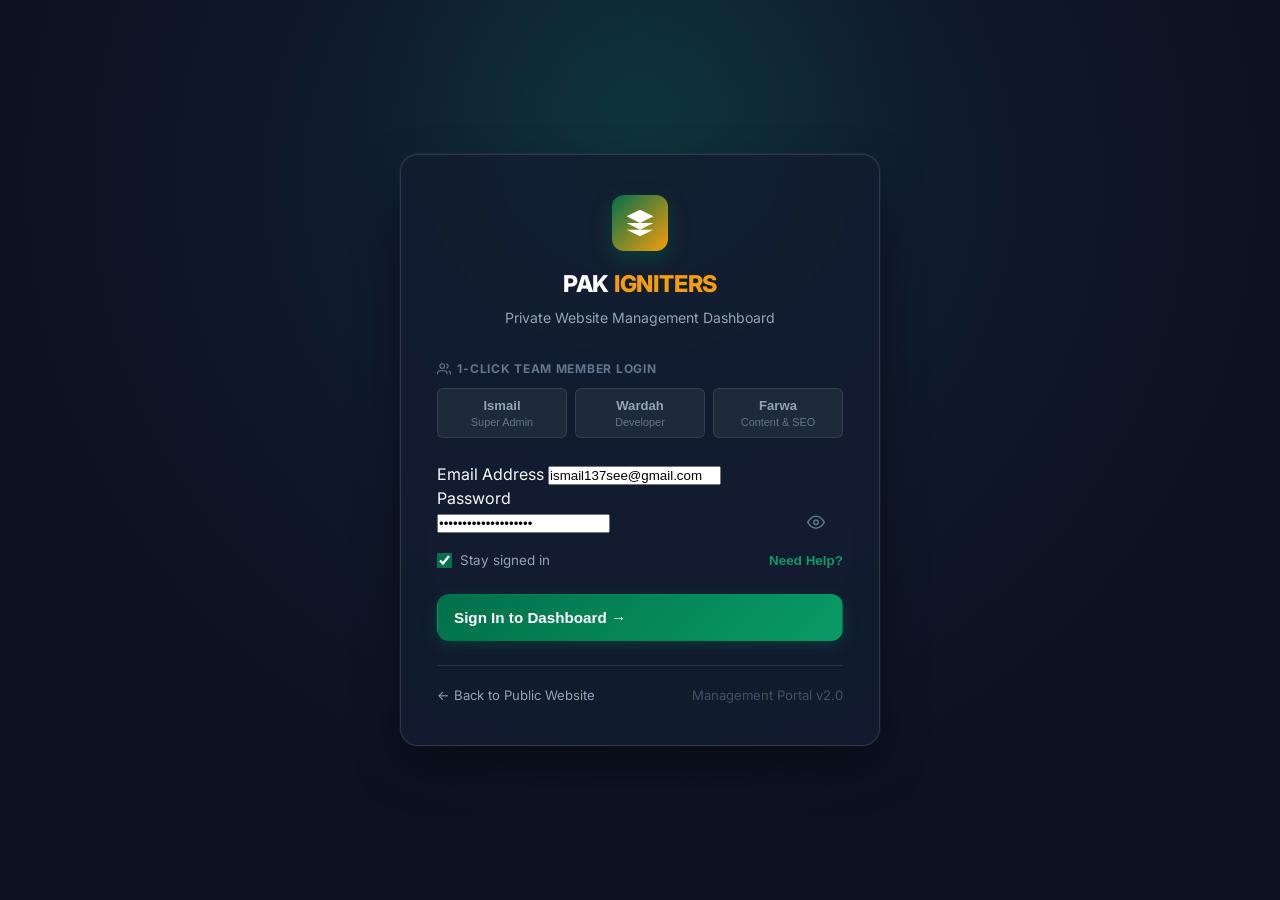
<file: admin/index.html>
<!DOCTYPE html>
<html lang="en">
<head>
  <meta charset="UTF-8">
  <meta name="viewport" content="width=device-width, initial-scale=1.0">
  <title>PAK IGNITERS | Executive Management Dashboard</title>
  <meta name="robots" content="noindex, nofollow">
  <link rel="icon" type="image/svg+xml" href="data:image/svg+xml,<svg xmlns='http://www.w3.org/2000/svg' viewBox='0 0 24 24' fill='%2300704A'><path d='M12 2L2 7l10 5 10-5-10-5zM2 17l10 5 10-5M2 12l10 5 10-5'/></svg>">
  <link rel="preconnect" href="https://fonts.googleapis.com">
  <link rel="preconnect" href="https://fonts.gstatic.com" crossorigin>
  <link href="https://fonts.googleapis.com/css2?family=Inter:wght@400;500;600;700;800&family=Noto+Nastaliq+Urdu:wght@500;700&display=swap" rel="stylesheet">
  <link rel="stylesheet" href="css/admin.css">
</head>
<body>

  <div class="admin-layout">
    <!-- ======================================================================
         SIDEBAR NAVIGATION
         ====================================================================== -->
    <aside class="admin-sidebar" id="adminSidebar">
      <div class="sidebar-brand-box">
        <div class="sidebar-logo-icon">
          <svg viewBox="0 0 24 24"><path d="M12 2L2 7l10 5 10-5-10-5zM2 17l10 5 10-5M2 12l10 5 10-5"/></svg>
        </div>
        <div class="sidebar-brand-text">
          <h3>PAK <span>IGNITERS</span></h3>
          <span class="sidebar-badge">CMS Executive v2.0</span>
        </div>
      </div>

      <!-- Current User Brief Card -->
      <div style="padding: 1rem 1.25rem; border-bottom: 1px solid var(--admin-border); display: flex; align-items: center; gap: 0.75rem;">
        <div id="sidebarUserAvatar" style="width: 38px; height: 38px; border-radius: var(--radius-sm); background: var(--color-primary); color: #fff; font-weight: 700; display: flex; align-items: center; justify-content: center; font-size: 0.95rem;">
          U
        </div>
        <div style="flex: 1; overflow: hidden;">
          <div id="sidebarUserName" style="font-weight: 700; font-size: 0.88rem; color: #FFFFFF; white-space: nowrap; overflow: hidden; text-overflow: ellipsis;">User</div>
          <span id="sidebarUserRole" class="role-badge super_admin" style="font-size: 0.65rem; padding: 0.15rem 0.45rem;">Admin</span>
        </div>
      </div>

      <!-- Menu Items -->
      <ul class="sidebar-menu">
        <li style="margin-bottom: 0.6rem;">
          <a href="../index.html?edit=true" target="_blank" class="sidebar-nav-item" style="background: linear-gradient(135deg, rgba(0, 112, 74, 0.45), rgba(16, 185, 129, 0.25)); border: 1px solid #10B981; color: #34D399; font-weight: 800; font-size: 0.92rem; box-shadow: 0 4px 12px rgba(0, 112, 74, 0.3);">
            <svg width="18" height="18" viewBox="0 0 24 24" fill="none" stroke="currentColor" stroke-width="2"><path d="M11 4H4a2 2 0 0 0-2 2v14a2 2 0 0 0 2 2h14a2 2 0 0 0 2-2v-7"/><path d="M18.5 2.5a2.121 2.121 0 0 1 3 3L12 15l-4 1 1-4 9.5-9.5z"/></svg>
            <span>🎨 EDIT WEBSITE</span>
          </a>
        </li>

        <li class="menu-section-label">General</li>
        <li>
          <a class="sidebar-nav-item active" data-tab="overview">
            <svg width="18" height="18" viewBox="0 0 24 24" fill="none" stroke="currentColor" stroke-width="2"><rect x="3" y="3" width="7" height="7"/><rect x="14" y="3" width="7" height="7"/><rect x="14" y="14" width="7" height="7"/><rect x="3" y="14" width="7" height="7"/></svg>
            <span>Overview</span>
          </a>
        </li>

        <li class="menu-section-label">Content Management</li>
        <li>
          <a class="sidebar-nav-item" data-tab="editor">
            <svg width="18" height="18" viewBox="0 0 24 24" fill="none" stroke="currentColor" stroke-width="2"><path d="M12 20h9"/><path d="M16.5 3.5a2.121 2.121 0 0 1 3 3L7 19l-4 1 1-4L16.5 3.5z"/></svg>
            <span>Visual Editor</span>
          </a>
        </li>
        <li>
          <a class="sidebar-nav-item" data-tab="divisions">
            <svg width="18" height="18" viewBox="0 0 24 24" fill="none" stroke="currentColor" stroke-width="2"><polygon points="12 2 2 7 12 12 22 7 12 2"/><polyline points="2 17 12 22 22 17"/><polyline points="2 12 12 17 22 12"/></svg>
            <span>6 Divisions</span>
          </a>
        </li>
        <li>
          <a class="sidebar-nav-item" data-tab="pages">
            <svg width="18" height="18" viewBox="0 0 24 24" fill="none" stroke="currentColor" stroke-width="2"><path d="M14 2H6a2 2 0 0 0-2 2v16a2 2 0 0 0 2 2h12a2 2 0 0 0 2-2V8z"/><polyline points="14 2 14 8 20 8"/></svg>
            <span>Pages</span>
          </a>
        </li>
        <li>
          <a class="sidebar-nav-item" data-tab="media">
            <svg width="18" height="18" viewBox="0 0 24 24" fill="none" stroke="currentColor" stroke-width="2"><rect x="3" y="3" width="18" height="18" rx="2" ry="2"/><circle cx="8.5" cy="8.5" r="1.5"/><polyline points="21 15 16 10 5 21"/></svg>
            <span>Media Library</span>
          </a>
        </li>
        <li>
          <a class="sidebar-nav-item" data-tab="blogs">
            <svg width="18" height="18" viewBox="0 0 24 24" fill="none" stroke="currentColor" stroke-width="2"><path d="M4 19.5A2.5 2.5 0 0 1 6.5 17H20"/><path d="M6.5 2H20v20H6.5A2.5 2.5 0 0 1 4 19.5v-15A2.5 2.5 0 0 1 6.5 2z"/></svg>
            <span>Blog &amp; Articles</span>
          </a>
        </li>
        <li>
          <a class="sidebar-nav-item" data-tab="seo">
            <svg width="18" height="18" viewBox="0 0 24 24" fill="none" stroke="currentColor" stroke-width="2"><circle cx="11" cy="11" r="8"/><line x1="21" y1="21" x2="16.65" y2="16.65"/></svg>
            <span>SEO &amp; Meta</span>
          </a>
        </li>
        <li>
          <a class="sidebar-nav-item" data-tab="nav">
            <svg width="18" height="18" viewBox="0 0 24 24" fill="none" stroke="currentColor" stroke-width="2"><line x1="3" y1="12" x2="21" y2="12"/><line x1="3" y1="6" x2="21" y2="6"/><line x1="3" y1="18" x2="21" y2="18"/></svg>
            <span>Navigation &amp; Footer</span>
          </a>
        </li>

        <li class="menu-section-label" data-rbac-roles="super_admin,developer">Administration</li>
        <li data-rbac-roles="super_admin">
          <a class="sidebar-nav-item" data-tab="team">
            <svg width="18" height="18" viewBox="0 0 24 24" fill="none" stroke="currentColor" stroke-width="2"><path d="M17 21v-2a4 4 0 0 0-4-4H5a4 4 0 0 0-4 4v2"/><circle cx="9" cy="7" r="4"/><path d="M23 21v-2a4 4 0 0 0-3-3.87"/><path d="M16 3.13a4 4 0 0 1 0 7.75"/></svg>
            <span>Team &amp; Roles</span>
          </a>
        </li>
        <li data-rbac-roles="super_admin,developer">
          <a class="sidebar-nav-item" data-tab="settings">
            <svg width="18" height="18" viewBox="0 0 24 24" fill="none" stroke="currentColor" stroke-width="2"><circle cx="12" cy="12" r="3"/><path d="M19.4 15a1.65 1.65 0 0 0 .33 1.82l.06.06a2 2 0 0 1 0 2.83 2 2 0 0 1-2.83 0l-.06-.06a1.65 1.65 0 0 0-1.82-.33 1.65 1.65 0 0 0-1 1.51V21a2 2 0 0 1-2 2 2 2 0 0 1-2-2v-.09A1.65 1.65 0 0 0 9 19.4a1.65 1.65 0 0 0-1.82.33l-.06.06a2 2 0 0 1-2.83 0 2 2 0 0 1 0-2.83l.06-.06a1.65 1.65 0 0 0 .33-1.82 1.65 1.65 0 0 0-1.51-1H3a2 2 0 0 1-2-2 2 2 0 0 1 2-2h.09A1.65 1.65 0 0 0 4.6 9a1.65 1.65 0 0 0-.33-1.82l-.06-.06a2 2 0 0 1 0-2.83 2 2 0 0 1 2.83 0l.06.06a1.65 1.65 0 0 0 1.82.33H9a1.65 1.65 0 0 0 1-1.51V3a2 2 0 0 1 2-2 2 2 0 0 1 2 2v.09a1.65 1.65 0 0 0 1 1.51 1.65 1.65 0 0 0 1.82-.33l.06-.06a2 2 0 0 1 2.83 0 2 2 0 0 1 0 2.83l-.06.06a1.65 1.65 0 0 0-.33 1.82V9a1.65 1.65 0 0 0 1.51 1H21a2 2 0 0 1 2 2 2 2 0 0 1-2 2h-.09a1.65 1.65 0 0 0-1.51 1z"/></svg>
            <span>System &amp; Chatbot</span>
          </a>
        </li>
      </ul>

      <!-- Sidebar Footer (Quick Links & Logout) -->
      <div style="padding: 1rem 1.25rem; border-top: 1px solid var(--admin-border); display: flex; align-items: center; justify-content: space-between;">
        <a href="../index.html" target="_blank" style="color: var(--text-muted); font-size: 0.8rem; text-decoration: none; display: flex; align-items: center; gap: 0.4rem;">
          <svg width="14" height="14" viewBox="0 0 24 24" fill="none" stroke="currentColor" stroke-width="2"><path d="M18 13v6a2 2 0 0 1-2 2H5a2 2 0 0 1-2-2V8a2 2 0 0 1 2-2h6"/><polyline points="15 3 21 3 21 9"/><line x1="10" y1="14" x2="21" y2="3"/></svg>
          <span>Live Site</span>
        </a>
        <button id="logoutBtn" style="background: none; border: none; color: #EF4444; font-size: 0.8rem; font-weight: 600; cursor: pointer; display: flex; align-items: center; gap: 0.35rem;">
          <svg width="14" height="14" viewBox="0 0 24 24" fill="none" stroke="currentColor" stroke-width="2"><path d="M9 21H5a2 2 0 0 1-2-2V5a2 2 0 0 1 2-2h4"/><polyline points="16 17 21 12 16 7"/><line x1="21" y1="12" x2="9" y2="12"/></svg>
          <span>Logout</span>
        </button>
      </div>
    </aside>

    <!-- ======================================================================
         MAIN CONTENT AREA
         ====================================================================== -->
    <main class="admin-main">
      <!-- Top Action Header -->
      <header class="admin-header">
        <div class="header-left">
          <button class="menu-toggle-btn" id="mobileMenuBtn" aria-label="Toggle menu">
            <svg width="20" height="20" viewBox="0 0 24 24" fill="none" stroke="currentColor" stroke-width="2"><line x1="3" y1="12" x2="21" y2="12"/><line x1="3" y1="6" x2="21" y2="6"/><line x1="3" y1="18" x2="21" y2="18"/></svg>
          </button>
          <div>
            <h2 id="pageTitle" style="font-size: 1.15rem; font-weight: 800; color: #FFFFFF;">Overview Dashboard</h2>
            <div style="font-size: 0.75rem; color: var(--text-dim);" id="pageSubtitle">Real-time status of PAK IGNITERS portal</div>
          </div>
        </div>

        <div class="header-actions">
          <a href="../index.html?edit=true" target="_blank" class="admin-btn admin-btn-primary" style="background: linear-gradient(135deg, #00704A, #10B981); border: 1px solid #34D399; text-decoration: none; font-weight: 800; box-shadow: 0 4px 15px rgba(0, 112, 74, 0.4);">
            <svg width="16" height="16" viewBox="0 0 24 24" fill="none" stroke="currentColor" stroke-width="2"><path d="M11 4H4a2 2 0 0 0-2 2v14a2 2 0 0 0 2 2h14a2 2 0 0 0 2-2v-7"/><path d="M18.5 2.5a2.121 2.121 0 0 1 3 3L12 15l-4 1 1-4 9.5-9.5z"/></svg>
            <span>EDIT WEBSITE (Odoo Mode)</span>
          </a>

          <div class="header-status-pill" id="syncStatusBadge">
            <span class="status-indicator"></span>
            <span id="syncStatusText">Synced with Live</span>
          </div>

          <button type="button" class="admin-btn admin-btn-secondary" id="openPreviewBtn">
            <svg width="15" height="15" viewBox="0 0 24 24" fill="none" stroke="currentColor" stroke-width="2"><path d="M1 12s4-8 11-8 11 8 11 8-4 8-11 8-11-8-11-8z"/><circle cx="12" cy="12" r="3"/></svg>
            <span>Live Preview</span>
          </button>

          <button type="button" class="admin-btn admin-btn-primary" id="publishLiveBtn">
            <svg width="15" height="15" viewBox="0 0 24 24" fill="none" stroke="currentColor" stroke-width="2"><polyline points="20 6 9 17 4 12"/></svg>
            <span>Publish Changes</span>
          </button>
        </div>
      </header>

      <div class="admin-content-body">

        <!-- ==================================================================
             TAB: OVERVIEW
             ================================================================== -->
        <section class="tab-panel active" id="tab-overview">

          <!-- Odoo-Style Live Visual Editor Hero Banner -->
          <div class="admin-card" style="background: linear-gradient(135deg, rgba(0, 112, 74, 0.35), rgba(16, 185, 129, 0.15)); border: 2px solid var(--color-primary-light); margin-bottom: 1.75rem; padding: 1.75rem 2rem; border-radius: var(--radius-lg); display: flex; align-items: center; justify-content: space-between; flex-wrap: wrap; gap: 1.5rem;">
            <div style="max-width: 650px;">
              <div style="display: flex; align-items: center; gap: 0.6rem; margin-bottom: 0.45rem;">
                <span class="metric-badge green" style="font-size: 0.75rem; font-weight: 800; text-transform: uppercase;">✨ Odoo-Style Visual Builder</span>
                <span style="font-size: 0.8rem; color: var(--color-accent-gold); font-weight: 700;">Zero Coding Required</span>
              </div>
              <h2 style="font-size: 1.55rem; font-weight: 800; color: #FFFFFF; line-height: 1.25; margin-bottom: 0.45rem;">
                Live Website Frontend Visual Editor
              </h2>
              <p style="color: var(--text-muted); font-size: 0.92rem; line-height: 1.55;">
                Website par ja kar direct kisi bhi <strong>Heading, Paragraph, Button, Image ya Section</strong> par click karein aur usi waqt live change karein — bilkul Odoo aur Elementor ki tarah!
              </p>
            </div>
            <a href="../index.html?edit=true" target="_blank" class="admin-btn admin-btn-primary" style="padding: 0.95rem 1.65rem; font-size: 1.05rem; font-weight: 800; border-radius: var(--radius-md); text-decoration: none; display: inline-flex; align-items: center; gap: 0.75rem; box-shadow: 0 10px 25px rgba(0, 112, 74, 0.5); background: linear-gradient(135deg, #00704A, #10B981); border: 1px solid #34D399;">
              <svg width="22" height="22" viewBox="0 0 24 24" fill="none" stroke="currentColor" stroke-width="2"><path d="M11 4H4a2 2 0 0 0-2 2v14a2 2 0 0 0 2 2h14a2 2 0 0 0 2-2v-7"/><path d="M18.5 2.5a2.121 2.121 0 0 1 3 3L12 15l-4 1 1-4 9.5-9.5z"/></svg>
              <span>EDIT WEBSITE (Open Live Editor)</span>
            </a>
          </div>

          <div class="overview-grid">
            <div class="metric-card">
              <div class="metric-header">
                <span class="metric-title">Active Divisions</span>
                <span class="metric-badge green">100% Operational</span>
              </div>
              <div class="metric-value" id="metricDivisionsCount">6</div>
              <div class="metric-sub">BPO, IT Services, E-Comm, Edu, Media, Incubation</div>
            </div>

            <div class="metric-card">
              <div class="metric-header">
                <span class="metric-title">Language Engines</span>
                <span class="metric-badge blue">Bilingual</span>
              </div>
              <div class="metric-value">English &amp; اردو</div>
              <div class="metric-sub">Automated LTR / RTL bidirectional rendering</div>
            </div>

            <div class="metric-card">
              <div class="metric-header">
                <span class="metric-title">Team Accounts</span>
                <span class="metric-badge green">3 Active</span>
              </div>
              <div class="metric-value">3</div>
              <div class="metric-sub">Ismail (Admin), Wardah (Dev), Farwa (Content)</div>
            </div>

            <div class="metric-card">
              <div class="metric-header">
                <span class="metric-title">CMS Status</span>
                <span class="metric-badge yellow" id="metricCmsBadge">Live Sync</span>
              </div>
              <div class="metric-value" style="font-size: 1.25rem; font-weight: 700; color: #34D399;" id="metricLastPublish">Ready</div>
              <div class="metric-sub" id="metricStorageInfo">Local &amp; Staging synchronizer ready</div>
            </div>
          </div>

          <!-- Quick Actions Grid -->
          <h3 style="font-size: 1.1rem; font-weight: 700; margin: 2rem 0 1rem 0; color: #FFFFFF;">Quick Management Actions</h3>
          <div style="display: grid; grid-template-columns: repeat(auto-fit, minmax(260px, 1fr)); gap: 1rem; margin-bottom: 2rem;">
            <div class="admin-card" style="cursor: pointer;" onclick="document.querySelector('[data-tab=editor]').click()">
              <h4 style="color: #FFFFFF; font-size: 1rem; margin-bottom: 0.35rem; display: flex; align-items: center; gap: 0.5rem;">
                <span style="color: var(--color-primary-light);">&rarr;</span> Edit Hero &amp; Sections
              </h4>
              <p style="color: var(--text-muted); font-size: 0.85rem;">Update hero headlines, taglines, about section, values, and call-to-actions.</p>
            </div>

            <div class="admin-card" style="cursor: pointer;" onclick="document.querySelector('[data-tab=divisions]').click()">
              <h4 style="color: #FFFFFF; font-size: 1rem; margin-bottom: 0.35rem; display: flex; align-items: center; gap: 0.5rem;">
                <span style="color: var(--color-accent-gold);">&rarr;</span> Manage 6 Divisions
              </h4>
              <p style="color: var(--text-muted); font-size: 0.85rem;">Modify division descriptions, icons, feature bullets, and bilingual Urdu text.</p>
            </div>

            <div class="admin-card" style="cursor: pointer;" onclick="document.querySelector('[data-tab=media]').click()">
              <h4 style="color: #FFFFFF; font-size: 1rem; margin-bottom: 0.35rem; display: flex; align-items: center; gap: 0.5rem;">
                <span style="color: var(--color-accent-blue);">&rarr;</span> Upload &amp; Replace Images
              </h4>
              <p style="color: var(--text-muted); font-size: 0.85rem;">Manage media library, logos, hero banners, and team photographs.</p>
            </div>
          </div>

          <!-- Audit Activity Trail -->
          <div class="admin-card">
            <h3 style="font-size: 1.05rem; font-weight: 700; margin-bottom: 1rem; color: #FFFFFF; display: flex; align-items: center; justify-content: space-between;">
              <span>System &amp; Editor Activity Trail</span>
              <button class="admin-btn admin-btn-secondary" style="font-size: 0.75rem; padding: 0.3rem 0.6rem;" id="clearAuditBtn">Clear Log</button>
            </h3>
            <div id="auditLogList" style="display: flex; flex-direction: column; gap: 0.5rem; max-height: 280px; overflow-y: auto;">
              <!-- Dynamic entries -->
            </div>
          </div>
        </section>

        <!-- ==================================================================
             TAB: VISUAL SECTION EDITOR
             ================================================================== -->
        <section class="tab-panel" id="tab-editor">
          <div style="display: flex; justify-content: space-between; align-items: center; margin-bottom: 1.5rem; flex-wrap: wrap; gap: 1rem;">
            <div>
              <h3 style="font-size: 1.25rem; font-weight: 800; color: #FFFFFF;">Visual Section Editor</h3>
              <p style="font-size: 0.85rem; color: var(--text-muted);">Edit homepage sections seamlessly with English and Urdu support.</p>
            </div>
            <!-- Language Switcher Tab -->
            <div style="background: var(--admin-card-elevated); border: 1px solid var(--admin-border); border-radius: var(--radius-sm); padding: 0.25rem; display: flex; gap: 0.25rem;">
              <button type="button" class="preview-device-btn active" id="btnEditLangEn">English</button>
              <button type="button" class="preview-device-btn" id="btnEditLangUr">اردو (Urdu)</button>
            </div>
          </div>

          <!-- Section 1: Top Announcement Bar -->
          <div class="admin-card" style="margin-bottom: 1.25rem;">
            <h4 style="font-size: 1.05rem; font-weight: 700; margin-bottom: 1rem; color: #FFFFFF; display: flex; align-items: center; gap: 0.5rem;">
              <svg width="18" height="18" viewBox="0 0 24 24" fill="none" stroke="currentColor" stroke-width="2"><path d="M22 17H2a3 3 0 0 0 3-3V9a7 7 0 0 1 14 0v5a3 3 0 0 0 3 3zm-8.27 4a2 2 0 0 1-3.46 0"/></svg>
              <span>Top Announcement Bar &amp; Direct Contact</span>
            </h4>
            <div class="editor-grid">
              <div class="form-group">
                <label class="form-label">Announcement Text</label>
                <input type="text" class="form-input editor-sync" data-path="announcement.text" placeholder="Official announcement banner">
              </div>
              <div class="form-group">
                <label class="form-label">Helpline Phone (Calls &amp; WhatsApp)</label>
                <input type="text" class="form-input editor-sync" data-path="contact.phone" placeholder="+92 308 2 481 481">
              </div>
              <div class="form-group">
                <label class="form-label">Inquiry Submission Email</label>
                <input type="email" class="form-input editor-sync" data-path="contact.primaryQueryEmail" placeholder="ismail137see@gmail.com">
              </div>
              <div class="form-group">
                <label class="form-label">Official Public Email</label>
                <input type="email" class="form-input editor-sync" data-path="contact.publicEmail" placeholder="info.pakigniters@gmail.com">
              </div>
            </div>
          </div>

          <!-- Section 2: Hero Banner -->
          <div class="admin-card" style="margin-bottom: 1.25rem;">
            <h4 style="font-size: 1.05rem; font-weight: 700; margin-bottom: 1rem; color: #FFFFFF; display: flex; align-items: center; gap: 0.5rem;">
              <svg width="18" height="18" viewBox="0 0 24 24" fill="none" stroke="currentColor" stroke-width="2"><polygon points="5 3 19 12 5 21 5 3"/></svg>
              <span>Hero Headline &amp; Call To Action</span>
            </h4>
            <div class="editor-grid">
              <div class="form-group full-width">
                <label class="form-label">Hero Badge / Subtitle</label>
                <input type="text" class="form-input editor-sync" data-path="hero.badge" placeholder="Igniting Innovation Across Pakistan">
              </div>
              <div class="form-group full-width">
                <label class="form-label">Main Hero Title</label>
                <input type="text" class="form-input editor-sync" data-path="hero.title" placeholder="Empowering Global Growth Through 6 Strategic Divisions">
              </div>
              <div class="form-group full-width">
                <label class="form-label">Hero Description / Tagline</label>
                <textarea rows="3" class="form-textarea editor-sync" data-path="hero.description" placeholder="Comprehensive enterprise description"></textarea>
              </div>
              <div class="form-group">
                <label class="form-label">Primary Button Text</label>
                <input type="text" class="form-input editor-sync" data-path="hero.primaryBtnText" placeholder="Explore Our Divisions">
              </div>
              <div class="form-group">
                <label class="form-label">Secondary Button Text</label>
                <input type="text" class="form-input editor-sync" data-path="hero.secondaryBtnText" placeholder="Contact Leadership">
              </div>
            </div>
          </div>

          <!-- Section 3: About & Strategic Vision -->
          <div class="admin-card" style="margin-bottom: 1.25rem;">
            <h4 style="font-size: 1.05rem; font-weight: 700; margin-bottom: 1rem; color: #FFFFFF; display: flex; align-items: center; gap: 0.5rem;">
              <svg width="18" height="18" viewBox="0 0 24 24" fill="none" stroke="currentColor" stroke-width="2"><circle cx="12" cy="12" r="10"/><line x1="12" y1="16" x2="12" y2="12"/><line x1="12" y1="8" x2="12.01" y2="8"/></svg>
              <span>About &amp; Strategic Vision</span>
            </h4>
            <div class="editor-grid">
              <div class="form-group full-width">
                <label class="form-label">About Heading</label>
                <input type="text" class="form-input editor-sync" data-path="about.title" placeholder="Architects of Modern Commerce and Technology">
              </div>
              <div class="form-group full-width">
                <label class="form-label">About Story Paragraph</label>
                <textarea rows="4" class="form-textarea editor-sync" data-path="about.story" placeholder="Story text"></textarea>
              </div>
            </div>
          </div>

          <!-- Section 4: Contact & Query Routing -->
          <div class="admin-card">
            <h4 style="font-size: 1.05rem; font-weight: 700; margin-bottom: 1rem; color: #FFFFFF; display: flex; align-items: center; gap: 0.5rem;">
              <svg width="18" height="18" viewBox="0 0 24 24" fill="none" stroke="currentColor" stroke-width="2"><path d="M4 4h16c1.1 0 2 .9 2 2v12c0 1.1-.9 2-2 2H4c-1.1 0-2-.9-2-2V6c0-1.1.9-2 2-2z"/><polyline points="22,6 12,13 2,6"/></svg>
              <span>Contact Page &amp; Query Desk</span>
            </h4>
            <div class="editor-grid">
              <div class="form-group">
                <label class="form-label">Form Subtitle / Instructions</label>
                <input type="text" class="form-input editor-sync" data-path="contact.formSubtitle" placeholder="Direct submission to Executive Management">
              </div>
              <div class="form-group">
                <label class="form-label">Response Time Assurance</label>
                <input type="text" class="form-input editor-sync" data-path="contact.responseTime" placeholder="Direct reply within 2 business hours">
              </div>
            </div>
          </div>
        </section>

        <!-- ==================================================================
             TAB: 6 STRATEGIC DIVISIONS
             ================================================================== -->
        <section class="tab-panel" id="tab-divisions">
          <div style="display: flex; justify-content: space-between; align-items: center; margin-bottom: 1.5rem;">
            <div>
              <h3 style="font-size: 1.25rem; font-weight: 800; color: #FFFFFF;">6 Strategic Divisions</h3>
              <p style="font-size: 0.85rem; color: var(--text-muted);">Manage titles, descriptions, feature points, and Urdu translations for all six business units.</p>
            </div>
          </div>

          <div id="divisionsEditorContainer" style="display: flex; flex-direction: column; gap: 1.25rem;">
            <!-- Rendered dynamically by admin-editor.js -->
          </div>
        </section>

        <!-- ==================================================================
             TAB: PAGES MANAGEMENT
             ================================================================== -->
        <section class="tab-panel" id="tab-pages">
          <div class="admin-card">
            <div style="display: flex; justify-content: space-between; align-items: center; margin-bottom: 1.25rem;">
              <h3 style="font-size: 1.15rem; font-weight: 800; color: #FFFFFF;">Website Pages Directory</h3>
              <span class="role-badge developer">4 Active Routes</span>
            </div>
            <table class="admin-table">
              <thead>
                <tr>
                  <th>Page Name</th>
                  <th>Route / URL</th>
                  <th>Status</th>
                  <th>Last Modified</th>
                  <th>Actions</th>
                </tr>
              </thead>
              <tbody id="pagesTableBody">
                <tr>
                  <td><strong>Home Page</strong></td>
                  <td><code>/</code> or <code>/index.html</code></td>
                  <td><span class="metric-badge green">Live</span></td>
                  <td>Just now</td>
                  <td>
                    <button class="admin-btn admin-btn-secondary" style="font-size: 0.78rem; padding: 0.35rem 0.65rem;" onclick="document.querySelector('[data-tab=editor]').click()">Edit Sections</button>
                  </td>
                </tr>
                <tr>
                  <td><strong>6 Divisions Directory</strong></td>
                  <td><code>/#divisions</code></td>
                  <td><span class="metric-badge green">Live</span></td>
                  <td>Just now</td>
                  <td>
                    <button class="admin-btn admin-btn-secondary" style="font-size: 0.78rem; padding: 0.35rem 0.65rem;" onclick="document.querySelector('[data-tab=divisions]').click()">Edit Divisions</button>
                  </td>
                </tr>
                <tr>
                  <td><strong>WooCommerce Store (Staging)</strong></td>
                  <td><code>/wordpress-prep/woocommerce-spec.md</code></td>
                  <td><span class="metric-badge yellow">Staging Ready</span></td>
                  <td>Active Spec</td>
                  <td>
                    <a href="../wordpress-prep/woocommerce-spec.md" target="_blank" class="admin-btn admin-btn-secondary" style="font-size: 0.78rem; padding: 0.35rem 0.65rem; text-decoration: none;">View Spec</a>
                  </td>
                </tr>
                <tr>
                  <td><strong>Admin Executive Dashboard</strong></td>
                  <td><code>/admin</code> (Private)</td>
                  <td><span class="metric-badge green">Secured</span></td>
                  <td>v2.0</td>
                  <td>
                    <span style="font-size: 0.78rem; color: #34D399;">Active Session</span>
                  </td>
                </tr>
              </tbody>
            </table>
          </div>
        </section>

        <!-- ==================================================================
             TAB: MEDIA & IMAGE LIBRARY
             ================================================================== -->
        <section class="tab-panel" id="tab-media">
          <div class="admin-card" style="margin-bottom: 1.5rem;">
            <h3 style="font-size: 1.15rem; font-weight: 800; color: #FFFFFF; margin-bottom: 0.5rem;">Media Library &amp; Image Uploader</h3>
            <p style="font-size: 0.85rem; color: var(--text-muted); margin-bottom: 1.25rem;">
              Upload logos, division graphics, and blog banners. Images are compressed and cached directly in the browser CMS.
            </p>

            <div class="media-dropzone" id="mediaDropzone">
              <input type="file" id="mediaFileInput" accept="image/*" multiple style="display: none;">
              <svg width="40" height="40" viewBox="0 0 24 24" fill="none" stroke="currentColor" stroke-width="2" style="color: var(--color-primary-light); margin-bottom: 0.5rem;"><path d="M21 15v4a2 2 0 0 1-2 2H5a2 2 0 0 1-2-2v-4"/><polyline points="17 8 12 3 7 8"/><line x1="12" y1="3" x2="12" y2="15"/></svg>
              <div style="font-weight: 700; color: #FFFFFF; font-size: 1rem;">Click to browse or Drag &amp; Drop Images here</div>
              <div style="font-size: 0.78rem; color: var(--text-dim); margin-top: 0.25rem;">Supported formats: PNG, JPG, WEBP, SVG (Max 5MB)</div>
            </div>
          </div>

          <div class="admin-card">
            <h4 style="font-size: 1rem; font-weight: 700; color: #FFFFFF; margin-bottom: 1rem;">Stored Media Items</h4>
            <div class="media-grid" id="mediaLibraryGrid">
              <!-- Rendered dynamically -->
            </div>
          </div>
        </section>

        <!-- ==================================================================
             TAB: BLOGS & ARTICLES
             ================================================================== -->
        <section class="tab-panel" id="tab-blogs">
          <div style="display: flex; justify-content: space-between; align-items: center; margin-bottom: 1.5rem;">
            <div>
              <h3 style="font-size: 1.25rem; font-weight: 800; color: #FFFFFF;">Blog Articles &amp; Insights</h3>
              <p style="font-size: 0.85rem; color: var(--text-muted);">Publish announcements, tech blogs, and company updates.</p>
            </div>
            <button type="button" class="admin-btn admin-btn-primary" id="openNewBlogBtn">
              <svg width="15" height="15" viewBox="0 0 24 24" fill="none" stroke="currentColor" stroke-width="2"><line x1="12" y1="5" x2="12" y2="19"/><line x1="5" y1="12" x2="19" y2="12"/></svg>
              <span>Add New Article</span>
            </button>
          </div>

          <div class="admin-card">
            <table class="admin-table">
              <thead>
                <tr>
                  <th>Title</th>
                  <th>Category</th>
                  <th>Author</th>
                  <th>Date</th>
                  <th>Status</th>
                  <th>Actions</th>
                </tr>
              </thead>
              <tbody id="blogsTableBody">
                <!-- Rendered dynamically -->
              </tbody>
            </table>
          </div>
        </section>

        <!-- ==================================================================
             TAB: SEO & META TAGS
             ================================================================== -->
        <section class="tab-panel" id="tab-seo">
          <div class="admin-card">
            <h3 style="font-size: 1.15rem; font-weight: 800; color: #FFFFFF; margin-bottom: 0.5rem;">Search Engine Optimization (SEO)</h3>
            <p style="font-size: 0.85rem; color: var(--text-muted); margin-bottom: 1.5rem;">
              Configure meta titles, descriptions, and social sharing previews for Google and WhatsApp.
            </p>

            <div class="editor-grid">
              <div class="form-group full-width">
                <label class="form-label">Homepage Meta Title (Google Search)</label>
                <input type="text" class="form-input editor-sync" data-path="seo.title" placeholder="PAK IGNITERS | Empowering Progress Across 6 Strategic Divisions">
              </div>

              <div class="form-group full-width">
                <label class="form-label">Meta Description</label>
                <textarea rows="3" class="form-textarea editor-sync" data-path="seo.description" placeholder="Leading Pakistani enterprise driving global innovation across BPO, IT Development, E-Commerce, and Education."></textarea>
              </div>

              <div class="form-group full-width">
                <label class="form-label">Keywords (Comma separated)</label>
                <input type="text" class="form-input editor-sync" data-path="seo.keywords" placeholder="Pak Igniters, BPO Pakistan, IT Services Lahore, Ecommerce incubation, software development">
              </div>

              <div class="form-group">
                <label class="form-label">Author / Organization Name</label>
                <input type="text" class="form-input editor-sync" data-path="seo.author" placeholder="PAK IGNITERS Executive Team">
              </div>

              <div class="form-group">
                <label class="form-label">OpenGraph Social Share Image URL</label>
                <input type="text" class="form-input editor-sync" data-path="seo.ogImage" placeholder="assets/images/og-share.png">
              </div>
            </div>
          </div>
        </section>

        <!-- ==================================================================
             TAB: NAVIGATION & FOOTER
             ================================================================== -->
        <section class="tab-panel" id="tab-nav">
          <div class="admin-card" style="margin-bottom: 1.5rem;">
            <h3 style="font-size: 1.15rem; font-weight: 800; color: #FFFFFF; margin-bottom: 1rem;">Main Header Navigation Menu</h3>
            <div id="navMenuItemsList" style="display: flex; flex-direction: column; gap: 0.75rem;">
              <!-- Dynamic nav links -->
            </div>
          </div>

          <div class="admin-card">
            <h3 style="font-size: 1.15rem; font-weight: 800; color: #FFFFFF; margin-bottom: 1rem;">Footer Social &amp; Official Links</h3>
            <div class="editor-grid">
              <div class="form-group">
                <label class="form-label">LinkedIn Company URL</label>
                <input type="url" class="form-input editor-sync" data-path="social.linkedin" placeholder="https://linkedin.com/company/pakigniters">
              </div>
              <div class="form-group">
                <label class="form-label">Official WhatsApp Helpline</label>
                <input type="url" class="form-input editor-sync" data-path="social.whatsapp" placeholder="https://wa.me/923082481481">
              </div>
              <div class="form-group">
                <label class="form-label">Facebook Page</label>
                <input type="url" class="form-input editor-sync" data-path="social.facebook" placeholder="https://facebook.com/pakigniters">
              </div>
              <div class="form-group">
                <label class="form-label">Instagram Handle</label>
                <input type="url" class="form-input editor-sync" data-path="social.instagram" placeholder="https://instagram.com/pakigniters">
              </div>
            </div>
          </div>
        </section>

        <!-- ==================================================================
             TAB: TEAM & ROLES (SUPER ADMIN ONLY)
             ================================================================== -->
        <section class="tab-panel" id="tab-team" data-rbac-roles="super_admin">
          <div class="admin-card">
            <div style="display: flex; justify-content: space-between; align-items: center; margin-bottom: 1.5rem;">
              <div>
                <h3 style="font-size: 1.25rem; font-weight: 800; color: #FFFFFF;">Team Accounts &amp; Permissions</h3>
                <p style="font-size: 0.85rem; color: var(--text-muted);">Manage member credentials, role scopes, and system access.</p>
              </div>
            </div>

            <table class="admin-table">
              <thead>
                <tr>
                  <th>Member Name</th>
                  <th>Login Email</th>
                  <th>Role Scope</th>
                  <th>Status</th>
                  <th>Actions</th>
                </tr>
              </thead>
              <tbody id="teamTableBody">
                <!-- Dynamically populated from AdminAuth.getUsers() -->
              </tbody>
            </table>
          </div>
        </section>

        <!-- ==================================================================
             TAB: SYSTEM & CHATBOT SETTINGS (SUPER ADMIN & DEVELOPER)
             ================================================================== -->
        <section class="tab-panel" id="tab-settings" data-rbac-roles="super_admin,developer">
          <div class="admin-card" style="margin-bottom: 1.5rem;">
            <h3 style="font-size: 1.15rem; font-weight: 800; color: #FFFFFF; margin-bottom: 1rem;">Query Routing &amp; Email Destination</h3>
            <div class="editor-grid">
              <div class="form-group">
                <label class="form-label">Direct Inbox (All queries routed here)</label>
                <input type="email" class="form-input" id="cfgInboxEmail" value="ismail137see@gmail.com">
                <small style="color: var(--text-dim); font-size: 0.75rem;">Ismail's verified inbox for instant FormSubmit notifications</small>
              </div>
              <div class="form-group">
                <label class="form-label">CC Mail (Official record)</label>
                <input type="email" class="form-input" id="cfgCcEmail" value="info.pakigniters@gmail.com">
                <small style="color: var(--text-dim); font-size: 0.75rem;">Company official backup record</small>
              </div>
              <div class="form-group full-width">
                <label class="form-label">Helpline Number (Shown on website header &amp; query footer)</label>
                <input type="text" class="form-input" id="cfgHelplinePhone" value="+92 308 2 481 481">
              </div>
            </div>
          </div>

          <div class="admin-card" style="margin-bottom: 1.5rem;">
            <h3 style="font-size: 1.15rem; font-weight: 800; color: #FFFFFF; margin-bottom: 1rem;">AI Chatbot Engine Configuration</h3>
            <div class="editor-grid">
              <div class="form-group full-width">
                <label class="form-label">Chatbot Welcome Greeting (English)</label>
                <input type="text" class="form-input" id="cfgBotGreetingEn" value="Assalam-o-Alaikum! Welcome to PAK IGNITERS. How can I assist you today?">
              </div>
              <div class="form-group full-width">
                <label class="form-label">Chatbot Welcome Greeting (Urdu)</label>
                <input type="text" class="form-input" id="cfgBotGreetingUr" dir="rtl" value="السلام علیکم! پاک اگنائیٹرز میں خوش آمدید۔ ہم آپ کی کیا مدد کر سکتے ہیں؟">
              </div>
              <div class="form-group">
                <label class="form-label">WhatsApp Escalation Link</label>
                <input type="text" class="form-input" id="cfgBotWhatsApp" value="https://wa.me/923082481481">
              </div>
              <div class="form-group">
                <label class="form-label">Bot Status</label>
                <select class="form-input" id="cfgBotStatus">
                  <option value="enabled" selected>Active on Public Website</option>
                  <option value="disabled">Disabled</option>
                </select>
              </div>
            </div>
            <button type="button" class="admin-btn admin-btn-primary" id="saveSettingsBtn" style="margin-top: 1rem;">Save System Settings</button>
          </div>

          <!-- Backup & Restore -->
          <div class="admin-card">
            <h3 style="font-size: 1.15rem; font-weight: 800; color: #FFFFFF; margin-bottom: 0.5rem;">CMS Backup &amp; Disaster Recovery</h3>
            <p style="font-size: 0.85rem; color: var(--text-muted); margin-bottom: 1rem;">
              Download a complete JSON snapshot of all published content and draft changes.
            </p>
            <div style="display: flex; gap: 0.75rem; flex-wrap: wrap;">
              <button type="button" class="admin-btn admin-btn-secondary" id="exportBackupBtn">
                <svg width="15" height="15" viewBox="0 0 24 24" fill="none" stroke="currentColor" stroke-width="2"><path d="M21 15v4a2 2 0 0 1-2 2H5a2 2 0 0 1-2-2v-4"/><polyline points="7 10 12 15 17 10"/><line x1="12" y1="15" x2="12" y2="3"/></svg>
                <span>Export Content Backup (.json)</span>
              </button>
              <button type="button" class="admin-btn admin-btn-secondary" id="importBackupBtn">
                <svg width="15" height="15" viewBox="0 0 24 24" fill="none" stroke="currentColor" stroke-width="2"><path d="M21 15v4a2 2 0 0 1-2 2H5a2 2 0 0 1-2-2v-4"/><polyline points="17 8 12 3 7 8"/><line x1="12" y1="3" x2="12" y2="15"/></svg>
                <span>Restore From Backup</span>
              </button>
              <input type="file" id="importBackupFile" accept=".json" style="display: none;">
            </div>
          </div>
        </section>

      </div>
    </main>
  </div>

  <!-- ======================================================================
       LIVE SPLIT-SCREEN / DEVICE PREVIEW MODAL
       ====================================================================== -->
  <div class="preview-modal" id="previewModal">
    <div class="preview-modal-header">
      <div style="display: flex; align-items: center; gap: 1rem;">
        <h4 style="font-size: 1rem; font-weight: 700; color: #FFFFFF;">Live Website Preview (Staging Draft)</h4>
        <div class="preview-device-switch">
          <button type="button" class="preview-device-btn active" id="btnDeviceDesktop">Desktop View</button>
          <button type="button" class="preview-device-btn" id="btnDeviceMobile">Mobile (390px)</button>
        </div>
      </div>
      <div style="display: flex; align-items: center; gap: 0.75rem;">
        <a href="../index.html?preview=draft" target="_blank" class="admin-btn admin-btn-secondary" style="font-size: 0.8rem; padding: 0.4rem 0.8rem; text-decoration: none;">
          Open In New Tab &nearr;
        </a>
        <button type="button" class="admin-btn admin-btn-primary" id="previewPublishBtn" style="font-size: 0.8rem; padding: 0.4rem 0.8rem;">
          Publish Now
        </button>
        <button type="button" class="modal-close-btn" id="closePreviewBtn" style="position: static; font-size: 1.5rem; color: #94A3B8;">&times;</button>
      </div>
    </div>
    <div class="preview-iframe-wrapper">
      <iframe src="../index.html?preview=draft" id="previewIframe" class="preview-iframe" title="Website Preview"></iframe>
    </div>
  </div>

  <!-- Change Password / Add User Modal (Super Admin) -->
  <div class="admin-modal-overlay" id="userModal">
    <div class="admin-modal-box">
      <button type="button" class="modal-close-btn" id="closeUserModalBtn">&times;</button>
      <h3 style="font-size: 1.2rem; font-weight: 700; margin-bottom: 0.5rem; color: #FFFFFF;" id="userModalTitle">Edit Team Member</h3>
      <form id="userForm">
        <div class="form-group">
          <label class="form-label">Full Name</label>
          <input type="text" id="userFormName" class="form-input" required>
        </div>
        <div class="form-group">
          <label class="form-label">Email Address</label>
          <input type="email" id="userFormEmail" class="form-input" required>
        </div>
        <div class="form-group">
          <label class="form-label">Role Scope</label>
          <select id="userFormRole" class="form-input">
            <option value="super_admin">Super Admin (Ismail)</option>
            <option value="developer">Website Developer (Wardah)</option>
            <option value="content_seo">Content &amp; SEO Manager (Farwa)</option>
          </select>
        </div>
        <div class="form-group">
          <label class="form-label">New Password (leave empty to keep current)</label>
          <input type="password" id="userFormPassword" class="form-input" placeholder="Min 8 characters">
        </div>
        <button type="submit" class="admin-btn admin-btn-primary" style="width: 100%; margin-top: 0.5rem;">Save Member</button>
      </form>
    </div>
  </div>

  <!-- Article Edit Modal -->
  <div class="admin-modal-overlay" id="blogModal">
    <div class="admin-modal-box" style="max-width: 600px;">
      <button type="button" class="modal-close-btn" id="closeBlogModalBtn">&times;</button>
      <h3 style="font-size: 1.2rem; font-weight: 700; margin-bottom: 0.5rem; color: #FFFFFF;" id="blogModalTitle">Add New Article</h3>
      <form id="blogForm">
        <input type="hidden" id="blogFormId">
        <div class="form-group">
          <label class="form-label">Article Title</label>
          <input type="text" id="blogFormTitle" class="form-input" required placeholder="e.g. Expanding Pakistan's Digital Horizon">
        </div>
        <div class="form-group">
          <label class="form-label">Category</label>
          <input type="text" id="blogFormCategory" class="form-input" placeholder="e.g. Technology, Business, Education">
        </div>
        <div class="form-group">
          <label class="form-label">Author Name</label>
          <input type="text" id="blogFormAuthor" class="form-input" placeholder="e.g. Farwa / PAK IGNITERS Editorial">
        </div>
        <div class="form-group">
          <label class="form-label">Excerpt / Summary</label>
          <textarea id="blogFormExcerpt" rows="2" class="form-textarea" placeholder="Short description for preview"></textarea>
        </div>
        <div class="form-group">
          <label class="form-label">Full Article Content</label>
          <textarea id="blogFormContent" rows="5" class="form-textarea" placeholder="Write article content here..."></textarea>
        </div>
        <button type="submit" class="admin-btn admin-btn-primary" style="width: 100%; margin-top: 0.5rem;">Save Article</button>
      </form>
    </div>
  </div>

  <!-- Core Scripts -->
  <script src="../js/content-data.js"></script>
  <script src="js/admin-auth.js"></script>
  <script src="js/admin-store.js"></script>
  <script src="js/admin-editor.js"></script>
  <script src="js/admin-dashboard.js"></script>
</body>
</html>
</file>
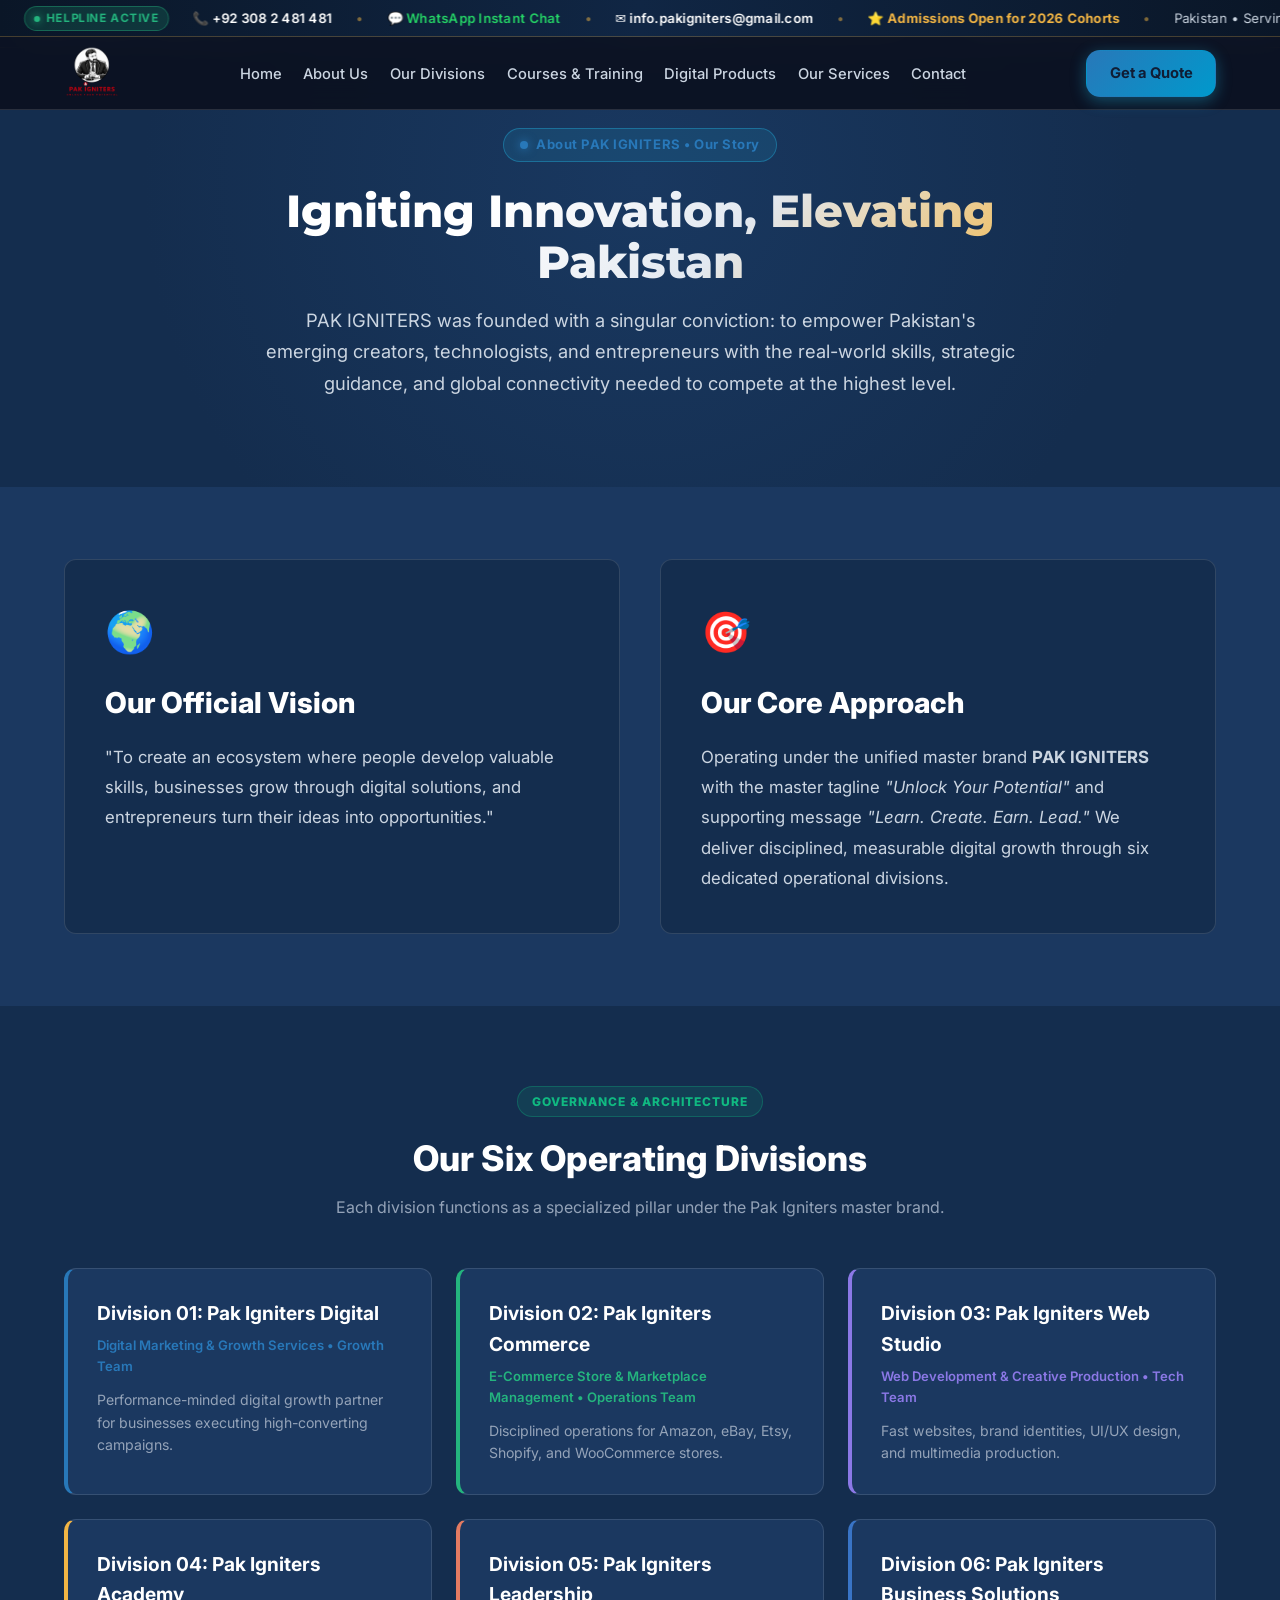
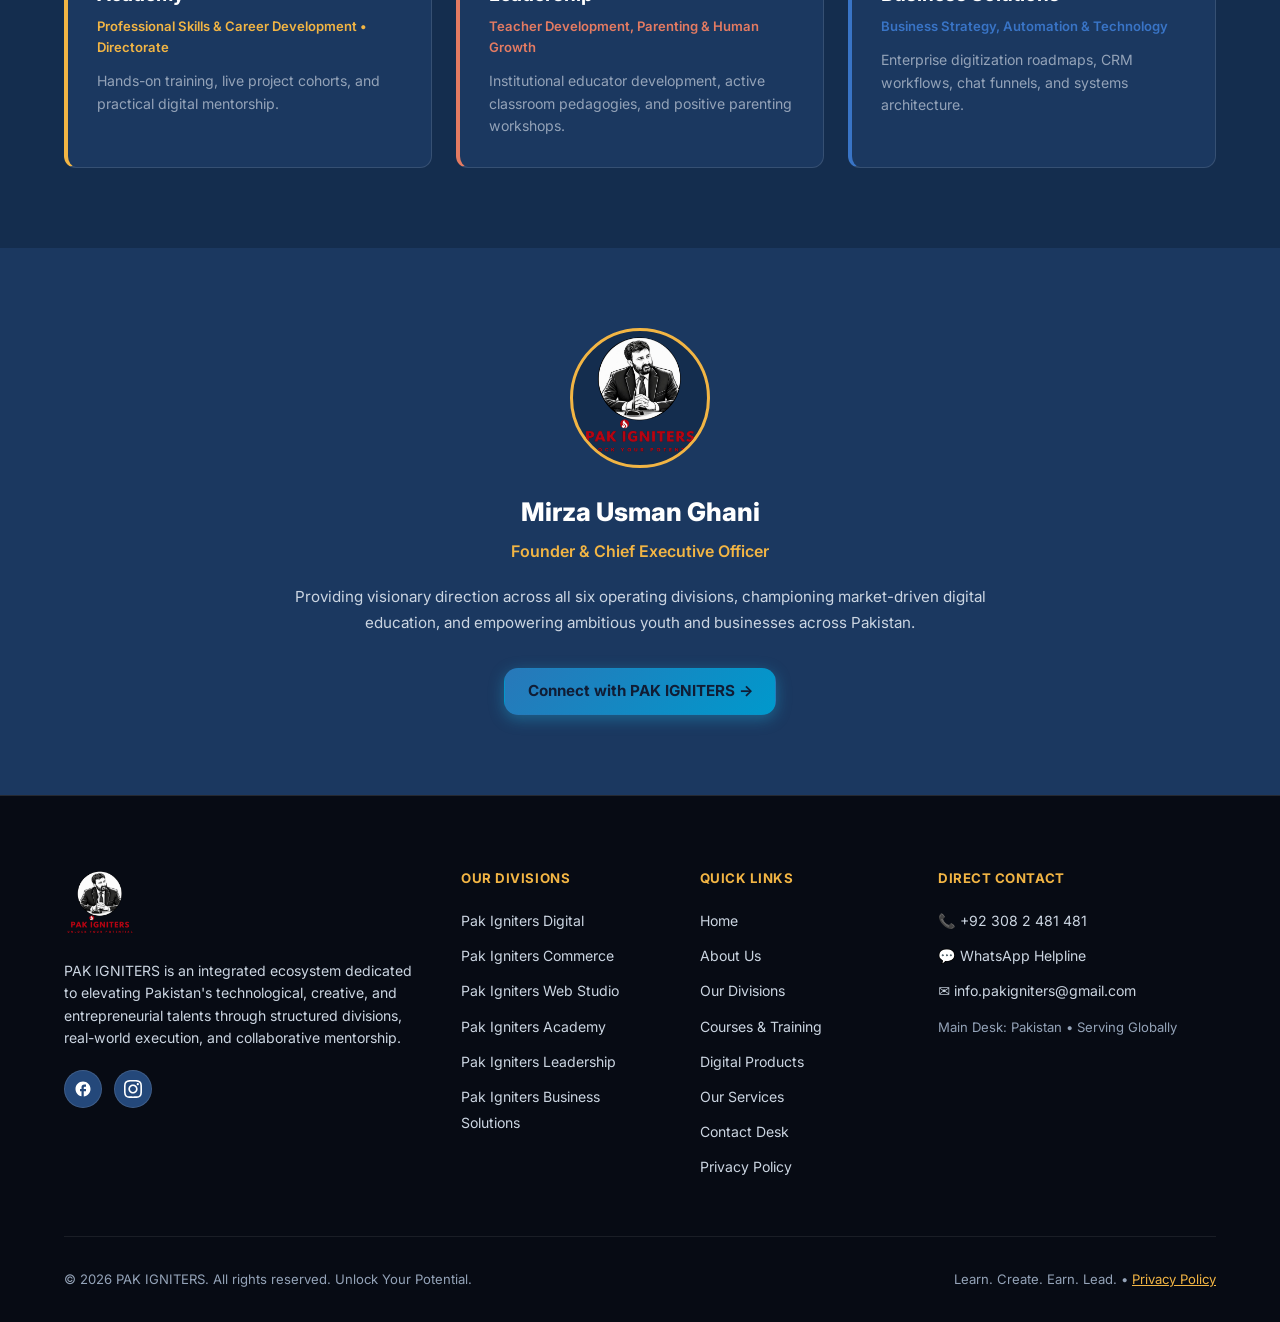
<file: about.html>
<!DOCTYPE html>
<html lang="en" dir="ltr">
<head>
  <meta charset="UTF-8">
  <meta name="viewport" content="width=device-width, initial-scale=1.0">
  <meta name="description" content="About PAK IGNITERS - Empowering Pakistan's youth and enterprises through digital technology, creative web development, and practical leadership.">
  <title>About Us | PAK IGNITERS - Mission, Vision &amp; Leadership</title>

  <!-- Google Fonts: Inter, Montserrat, Noto Nastaliq Urdu -->
  <link rel="preconnect" href="https://fonts.googleapis.com">
  <link rel="preconnect" href="https://fonts.gstatic.com" crossorigin>
  <link href="https://fonts.googleapis.com/css2?family=Inter:wght@400;500;600;700&family=Montserrat:wght@600;700;800;900&family=Noto+Nastaliq+Urdu:wght@400;700&display=swap" rel="stylesheet">

  <link rel="stylesheet" href="css/style.css">
  <link rel="stylesheet" href="css/visual-editor.css">
  <link rel="stylesheet" href="css/odoo-studio.css">
</head>
<body>

  <!-- Site Header -->
  <header class="site-header" id="siteHeader">
    <!-- Top Moving Announcement & Contact Bar -->
    <div class="top-announcement-bar" aria-label="Quick Contacts and Status">
      <div class="top-ticker-wrapper">
        <div class="top-ticker-track">
          <!-- Item set 1 -->
          <div class="top-ticker-item">
            <span class="top-live-badge"><span class="top-live-dot"></span> Helpline Active</span>
            <a href="tel:+923082481481" class="top-ticker-link">📞 +92 308 2 481 481</a>
            <span class="top-ticker-sep">•</span>
            <a href="https://wa.me/923082481481" target="_blank" rel="noopener noreferrer" class="top-ticker-link whatsapp">💬 WhatsApp Instant Chat</a>
            <span class="top-ticker-sep">•</span>
            <a href="mailto:info.pakigniters@gmail.com" class="top-ticker-link">✉️ info.pakigniters@gmail.com</a>
            <span class="top-ticker-sep">•</span>
            <span style="color: #F2B544; font-weight: 700;">⭐ Admissions Open for 2026 Cohorts</span>
            <span class="top-ticker-sep">•</span>
            <span style="color: #CBD5E1;">Pakistan • Serving Global Clients</span>
            <span class="top-ticker-sep">•</span>
          </div>
          <!-- Item set 2 -->
          <div class="top-ticker-item">
            <span class="top-live-badge"><span class="top-live-dot"></span> Helpline Active</span>
            <a href="tel:+923082481481" class="top-ticker-link">📞 +92 308 2 481 481</a>
            <span class="top-ticker-sep">•</span>
            <a href="https://wa.me/923082481481" target="_blank" rel="noopener noreferrer" class="top-ticker-link whatsapp">💬 WhatsApp Instant Chat</a>
            <span class="top-ticker-sep">•</span>
            <a href="mailto:info.pakigniters@gmail.com" class="top-ticker-link">✉️ info.pakigniters@gmail.com</a>
            <span class="top-ticker-sep">•</span>
            <span style="color: #F2B544; font-weight: 700;">⭐ Admissions Open for 2026 Cohorts</span>
            <span class="top-ticker-sep">•</span>
            <span style="color: #CBD5E1;">Pakistan • Serving Global Clients</span>
            <span class="top-ticker-sep">•</span>
          </div>
          <!-- Item set 3 -->
          <div class="top-ticker-item">
            <span class="top-live-badge"><span class="top-live-dot"></span> Helpline Active</span>
            <a href="tel:+923082481481" class="top-ticker-link">📞 +92 308 2 481 481</a>
            <span class="top-ticker-sep">•</span>
            <a href="https://wa.me/923082481481" target="_blank" rel="noopener noreferrer" class="top-ticker-link whatsapp">💬 WhatsApp Instant Chat</a>
            <span class="top-ticker-sep">•</span>
            <a href="mailto:info.pakigniters@gmail.com" class="top-ticker-link">✉️ info.pakigniters@gmail.com</a>
            <span class="top-ticker-sep">•</span>
            <span style="color: #F2B544; font-weight: 700;">⭐ Admissions Open for 2026 Cohorts</span>
            <span class="top-ticker-sep">•</span>
            <span style="color: #CBD5E1;">Pakistan • Serving Global Clients</span>
            <span class="top-ticker-sep">•</span>
          </div>
        </div>
      </div>
    </div>

    <div class="nav-bar-wrapper">
      <div class="container nav-container">
        <a href="index.html" class="brand-wrapper" aria-label="PAK IGNITERS Home">
          <img src="assets/images/pak-igniters-official-logo.png" alt="PAK IGNITERS - Unlock Your Potential" class="brand-official-logo">
        </a>

        <ul class="nav-menu" id="navMenu">
          <li><a href="index.html" class="nav-link">Home</a></li>
          <li><a href="about.html" class="nav-link active">About Us</a></li>
          <li><a href="divisions.html" class="nav-link">Our Divisions</a></li>
          <li><a href="courses.html" class="nav-link">Courses &amp; Training</a></li>
          <li><a href="products.html" class="nav-link">Digital Products</a></li>
          <li><a href="services.html" class="nav-link">Our Services</a></li>
          <li><a href="contact.html" class="nav-link">Contact</a></li>
          <li class="mobile-drawer-cta">
            <a href="contact.html" class="btn btn-primary" style="width: 100%; text-align: center;">Get a Quote</a>
          </li>
        </ul>

        <div class="nav-actions">
          <a href="contact.html" class="btn btn-primary header-desktop-cta">Get a Quote</a>
          <button class="mobile-toggle" id="mobileMenuBtn" aria-label="Open Mobile Menu">
            <svg viewBox="0 0 24 24"><path d="M3 18h18v-2H3v2zm0-5h18v-2H3v2zm0-7v2h18V6H3z"/></svg>
          </button>
        </div>
      </div>
    </div>
  </header>

  <!-- Moving Tagline Announcement Strip -->
  <div class="moving-tagline-bar" aria-label="Announcement">
    <div class="moving-ticker-track">
      <div class="moving-ticker-item">
        <span>Learn. Create. Earn. Lead.</span>
        <span class="ticker-dot">•</span>
        <span class="ticker-blue">Explore Our Digital Services.</span>
        <span class="ticker-dot">•</span>
        <span class="ticker-gold">Build Skills. Grow Your Business.</span>
        <span class="ticker-dot">•</span>
        <span>Discover Courses and Digital Products.</span>
        <span class="ticker-dot">•</span>
      </div>
      <div class="moving-ticker-item">
        <span>Learn. Create. Earn. Lead.</span>
        <span class="ticker-dot">•</span>
        <span class="ticker-blue">Explore Our Digital Services.</span>
        <span class="ticker-dot">•</span>
        <span class="ticker-gold">Build Skills. Grow Your Business.</span>
        <span class="ticker-dot">•</span>
        <span>Discover Courses and Digital Products.</span>
        <span class="ticker-dot">•</span>
      </div>
      <div class="moving-ticker-item">
        <span>Learn. Create. Earn. Lead.</span>
        <span class="ticker-dot">•</span>
        <span class="ticker-blue">Explore Our Digital Services.</span>
        <span class="ticker-dot">•</span>
        <span class="ticker-gold">Build Skills. Grow Your Business.</span>
        <span class="ticker-dot">•</span>
        <span>Discover Courses and Digital Products.</span>
        <span class="ticker-dot">•</span>
      </div>
    </div>
  </div>

  <main id="mainContent">

  <!-- Page Hero -->
  <section class="hero-section odoo-section-wrapper" style="padding: 5rem 1rem 3.5rem 1rem; text-align: center; background: radial-gradient(circle at 50% 30%, #193860 0%, #142D4E 70%);">
    <div class="container hero-content">
      <div class="hero-badge">
        <span class="badge-pulse"></span>
        <span>About PAK IGNITERS &bull; Our Story</span>
      </div>
      <h1 class="hero-headline odoo-editable" style="font-size: 2.8rem; font-weight: 800; color:#FFFFFF; margin-bottom: 1rem;">
        Igniting Innovation, Elevating Pakistan
      </h1>
      <p class="hero-description odoo-editable" style="font-size: 1.15rem; color:#CBD5E1; max-width: 750px; margin: 0 auto 2rem auto; line-height: 1.7;">
        PAK IGNITERS was founded with a singular conviction: to empower Pakistan's emerging creators, technologists, and entrepreneurs with the real-world skills, strategic guidance, and global connectivity needed to compete at the highest level.
      </p>
    </div>
  </section>

  <!-- Mission & Vision 2-Column Split -->
  <section class="odoo-section-wrapper" style="padding: 4.5rem 1rem; background: var(--bg-surface);">
    <div class="container" style="max-width: 1200px; margin: 0 auto; display: grid; grid-template-columns: repeat(auto-fit, minmax(min(100%, 300px), 1fr)); gap: 2.5rem;">
      <div style="background: var(--bg-main); padding: 2.5rem; border-radius: 12px; border: 1px solid var(--border-color);">
        <div style="font-size: 2.5rem; margin-bottom: 1rem;">🌍</div>
        <h2 class="odoo-editable" style="color: #FFFFFF; font-size: 1.8rem; font-weight: 800; margin-bottom: 1rem;">Our Official Vision</h2>
        <p class="odoo-editable" style="color: #CBD5E1; font-size: 1.05rem; line-height: 1.8;">
          "To create an ecosystem where people develop valuable skills, businesses grow through digital solutions, and entrepreneurs turn their ideas into opportunities."
        </p>
      </div>

      <div style="background: var(--bg-main); padding: 2.5rem; border-radius: 12px; border: 1px solid var(--border-color);">
        <div style="font-size: 2.5rem; margin-bottom: 1rem;">🎯</div>
        <h2 class="odoo-editable" style="color: #FFFFFF; font-size: 1.8rem; font-weight: 800; margin-bottom: 1rem;">Our Core Approach</h2>
        <p class="odoo-editable" style="color: #CBD5E1; font-size: 1.05rem; line-height: 1.8;">
          Operating under the unified master brand <strong>PAK IGNITERS</strong> with the master tagline <em>"Unlock Your Potential"</em> and supporting message <em>"Learn. Create. Earn. Lead."</em> We deliver disciplined, measurable digital growth through six dedicated operational divisions.
        </p>
      </div>
    </div>
  </section>

  <!-- Introduction to Six Divisions -->
  <section class="odoo-section-wrapper" style="padding: 5rem 1rem; background: var(--bg-main);">
    <div class="container" style="max-width: 1200px; margin: 0 auto;">
      <div style="text-align: center; margin-bottom: 3rem;">
        <span class="section-eyebrow">GOVERNANCE &amp; ARCHITECTURE</span>
        <h2 class="odoo-editable" style="font-size: 2.2rem; font-weight: 800; color: #FFFFFF; margin-bottom: 0.5rem;">Our Six Operating Divisions</h2>
        <p class="odoo-editable" style="color: #94A3B8; max-width: 750px; margin: 0 auto;">Each division functions as a specialized pillar under the Pak Igniters master brand.</p>
      </div>

      <div style="display: grid; grid-template-columns: repeat(auto-fit, minmax(min(100%, 300px), 1fr)); gap: 1.5rem;">
        <div style="background: var(--bg-surface); padding: 1.8rem; border-radius: 12px; border: 1px solid var(--border-color); border-left: 4px solid var(--color-brand-cyan);">
          <h3 style="color: #FFFFFF; font-size: 1.2rem; font-weight: 700; margin-bottom: 0.4rem;">Division 01: Pak Igniters Digital</h3>
          <span style="color: var(--color-brand-cyan); font-size: 0.82rem; font-weight: 600; display: block; margin-bottom: 0.75rem;">Digital Marketing &amp; Growth Services &bull; Growth Team</span>
          <p style="color: #94A3B8; font-size: 0.88rem; line-height: 1.6;">Performance-minded digital growth partner for businesses executing high-converting campaigns.</p>
        </div>

        <div style="background: var(--bg-surface); padding: 1.8rem; border-radius: 12px; border: 1px solid var(--border-color); border-left: 4px solid #24B47E;">
          <h3 style="color: #FFFFFF; font-size: 1.2rem; font-weight: 700; margin-bottom: 0.4rem;">Division 02: Pak Igniters Commerce</h3>
          <span style="color: #24B47E; font-size: 0.82rem; font-weight: 600; display: block; margin-bottom: 0.75rem;">E-Commerce Store &amp; Marketplace Management &bull; Operations Team</span>
          <p style="color: #94A3B8; font-size: 0.88rem; line-height: 1.6;">Disciplined operations for Amazon, eBay, Etsy, Shopify, and WooCommerce stores.</p>
        </div>

        <div style="background: var(--bg-surface); padding: 1.8rem; border-radius: 12px; border: 1px solid var(--border-color); border-left: 4px solid #8B78E6;">
          <h3 style="color: #FFFFFF; font-size: 1.2rem; font-weight: 700; margin-bottom: 0.4rem;">Division 03: Pak Igniters Web Studio</h3>
          <span style="color: #8B78E6; font-size: 0.82rem; font-weight: 600; display: block; margin-bottom: 0.75rem;">Web Development &amp; Creative Production &bull; Tech Team</span>
          <p style="color: #94A3B8; font-size: 0.88rem; line-height: 1.6;">Fast websites, brand identities, UI/UX design, and multimedia production.</p>
        </div>

        <div style="background: var(--bg-surface); padding: 1.8rem; border-radius: 12px; border: 1px solid var(--border-color); border-left: 4px solid var(--color-brand-gold);">
          <h3 style="color: #FFFFFF; font-size: 1.2rem; font-weight: 700; margin-bottom: 0.4rem;">Division 04: Pak Igniters Academy</h3>
          <span style="color: var(--color-brand-gold); font-size: 0.82rem; font-weight: 600; display: block; margin-bottom: 0.75rem;">Professional Skills &amp; Career Development &bull; Directorate</span>
          <p style="color: #94A3B8; font-size: 0.88rem; line-height: 1.6;">Hands-on training, live project cohorts, and practical digital mentorship.</p>
        </div>

        <div style="background: var(--bg-surface); padding: 1.8rem; border-radius: 12px; border: 1px solid var(--border-color); border-left: 4px solid #E47B62;">
          <h3 style="color: #FFFFFF; font-size: 1.2rem; font-weight: 700; margin-bottom: 0.4rem;">Division 05: Pak Igniters Leadership</h3>
          <span style="color: #E47B62; font-size: 0.82rem; font-weight: 600; display: block; margin-bottom: 0.75rem;">Teacher Development, Parenting &amp; Human Growth</span>
          <p style="color: #94A3B8; font-size: 0.88rem; line-height: 1.6;">Institutional educator development, active classroom pedagogies, and positive parenting workshops.</p>
        </div>

        <div style="background: var(--bg-surface); padding: 1.8rem; border-radius: 12px; border: 1px solid var(--border-color); border-left: 4px solid #3974C6;">
          <h3 style="color: #FFFFFF; font-size: 1.2rem; font-weight: 700; margin-bottom: 0.4rem;">Division 06: Pak Igniters Business Solutions</h3>
          <span style="color: #3974C6; font-size: 0.82rem; font-weight: 600; display: block; margin-bottom: 0.75rem;">Business Strategy, Automation &amp; Technology</span>
          <p style="color: #94A3B8; font-size: 0.88rem; line-height: 1.6;">Enterprise digitization roadmaps, CRM workflows, chat funnels, and systems architecture.</p>
        </div>
      </div>
    </div>
  </section>

  <!-- Executive Leadership Feature -->
  <section class="odoo-section-wrapper" style="padding: 5rem 1rem; background: var(--bg-surface);">
    <div class="container" style="max-width: 900px; margin: 0 auto; text-align: center;">
      <div style="width: 140px; height: 140px; border-radius: 50%; overflow: hidden; margin: 0 auto 1.5rem auto; border: 3px solid var(--color-brand-gold); background: var(--bg-main);">
        <img src="assets/images/pak-igniters-official-logo.png" alt="Mirza Usman Ghani" style="width: 100%; height: 100%; object-fit: cover;">
      </div>
      <h3 class="odoo-editable" style="color: #FFFFFF; font-size: 1.6rem; font-weight: 800; margin-bottom: 0.4rem;">Mirza Usman Ghani</h3>
      <div style="color: var(--color-brand-gold); font-size: 1rem; font-weight: 600; margin-bottom: 1.2rem;">Founder &amp; Chief Executive Officer</div>
      <p style="font-size: 0.95rem; line-height: 1.7; color: #CBD5E1; max-width: 700px; margin: 0 auto 2rem auto;">
        Providing visionary direction across all six operating divisions, championing market-driven digital education, and empowering ambitious youth and businesses across Pakistan.
      </p>
      <a href="index.html#contact" class="btn btn-primary" style="font-size: 0.95rem;">Connect with PAK IGNITERS &rarr;</a>
    </div>
  </section>

  </main>

  <!-- Site Footer -->
  <footer class="site-footer odoo-section-wrapper">
    <div class="container">
      <div class="footer-grid">
        <div class="footer-col">
          <img src="assets/images/pak-igniters-official-logo.png" alt="PAK IGNITERS Logo" class="footer-brand-logo">
          <p style="font-size: 0.88rem; line-height: 1.6;">
            PAK IGNITERS is an integrated ecosystem dedicated to elevating Pakistan's technological, creative, and entrepreneurial talents through structured divisions, real-world execution, and collaborative mentorship.
          </p>
          <div class="footer-social-row">
            <a href="https://www.facebook.com/pakigniters" target="_blank" rel="noopener noreferrer" class="social-icon-btn" aria-label="Facebook">
              <svg viewBox="0 0 24 24"><path d="M22 12c0-5.52-4.48-10-10-10S2 6.48 2 12c0 4.84 3.44 8.87 8 9.8V15H8v-3h2V9.5C10 7.57 11.57 6 13.5 6H16v3h-2c-.55 0-1 .45-1 1v2h3v3h-3v6.95c5.05-.5 9-4.76 9-9.95z"/></svg>
            </a>
            <a href="https://www.instagram.com/p/DfXXrH6FuLS/?img_index=4&obrf=MXZjNmcwbWxldjI3Ng==" target="_blank" rel="noopener noreferrer" class="social-icon-btn" aria-label="Instagram">
              <svg viewBox="0 0 24 24"><path d="M12 2.163c3.204 0 3.584.012 4.85.07 3.252.148 4.771 1.691 4.919 4.919.058 1.265.069 1.645.069 4.849 0 3.205-.012 3.584-.069 4.849-.149 3.225-1.664 4.771-4.919 4.919-1.266.058-1.644.07-4.85.07-3.204 0-3.584-.012-4.849-.07-3.26-.149-4.771-1.699-4.919-4.92-.058-1.265-.07-1.644-.07-4.849 0-3.204.013-3.583.07-4.849.149-3.227 1.664-4.771 4.919-4.919 1.266-.057 1.645-.069 4.849-.069zm0-2.163c-3.259 0-3.667.014-4.947.072-4.358.2-6.78 2.618-6.98 6.98-.059 1.281-.073 1.689-.073 4.948 0 3.259.014 3.668.072 4.948.2 4.358 2.618 6.78 6.98 6.98 1.281.058 1.689.072 4.948.072 3.259 0 3.668-.014 4.948-.072 4.354-.2 6.782-2.618 6.979-6.98.059-1.28.073-1.689.073-4.948 0-3.259-.014-3.667-.072-4.947-.196-4.354-2.617-6.78-6.979-6.98-1.281-.059-1.69-.073-4.949-.073zm0 5.838c-3.403 0-6.162 2.759-6.162 6.162s2.759 6.163 6.162 6.163 6.162-2.759 6.162-6.163c0-3.403-2.759-6.162-6.162-6.162zm0 10.162c-2.209 0-4-1.79-4-4 0-2.209 1.791-4 4-4s4 1.791 4 4c0 2.21-1.791 4-4 4zm6.406-11.845c-.796 0-1.441.645-1.441 1.44s.645 1.44 1.441 1.44c.795 0 1.439-.645 1.439-1.44s-.644-1.44-1.439-1.44z"/></svg>
            </a>
          </div>
        </div>

        <div class="footer-col">
          <h5>Our Divisions</h5>
          <ul class="footer-links">
            <li><a href="divisions.html" class="footer-link">Pak Igniters Digital</a></li>
            <li><a href="divisions.html" class="footer-link">Pak Igniters Commerce</a></li>
            <li><a href="divisions.html" class="footer-link">Pak Igniters Web Studio</a></li>
            <li><a href="divisions.html" class="footer-link">Pak Igniters Academy</a></li>
            <li><a href="divisions.html" class="footer-link">Pak Igniters Leadership</a></li>
            <li><a href="divisions.html" class="footer-link">Pak Igniters Business Solutions</a></li>
          </ul>
        </div>

        <div class="footer-col">
          <h5>Quick Links</h5>
          <ul class="footer-links">
            <li><a href="index.html" class="footer-link">Home</a></li>
            <li><a href="about.html" class="footer-link">About Us</a></li>
            <li><a href="divisions.html" class="footer-link">Our Divisions</a></li>
            <li><a href="courses.html" class="footer-link">Courses &amp; Training</a></li>
            <li><a href="products.html" class="footer-link">Digital Products</a></li>
            <li><a href="services.html" class="footer-link">Our Services</a></li>
            <li><a href="contact.html" class="footer-link">Contact Desk</a></li>
            <li><a href="privacy.html" class="footer-link">Privacy Policy</a></li>
          </ul>
        </div>

        <div class="footer-col">
          <h5>Direct Contact</h5>
          <ul class="footer-links">
            <li><a href="tel:+923082481481" class="footer-link">📞 +92 308 2 481 481</a></li>
            <li><a href="https://wa.me/923082481481" target="_blank" rel="noopener noreferrer" class="footer-link">💬 WhatsApp Helpline</a></li>
            <li><a href="mailto:info.pakigniters@gmail.com" class="footer-link">✉️ info.pakigniters@gmail.com</a></li>
            <li><span style="font-size: 0.82rem; color: var(--text-muted);">Main Desk: Pakistan &bull; Serving Globally</span></li>
          </ul>
        </div>
      </div>

      <div class="footer-bottom">
        <span>&copy; 2026 PAK IGNITERS. All rights reserved. Unlock Your Potential.</span>
        <span>Learn. Create. Earn. Lead. &bull; <a href="privacy.html" style="color: var(--color-brand-gold);">Privacy Policy</a></span>
      </div>
    </div>
  </footer>

  <script src="js/content-data.js"></script>
  <script src="js/app.js"></script>
</body>
</html>
</file>
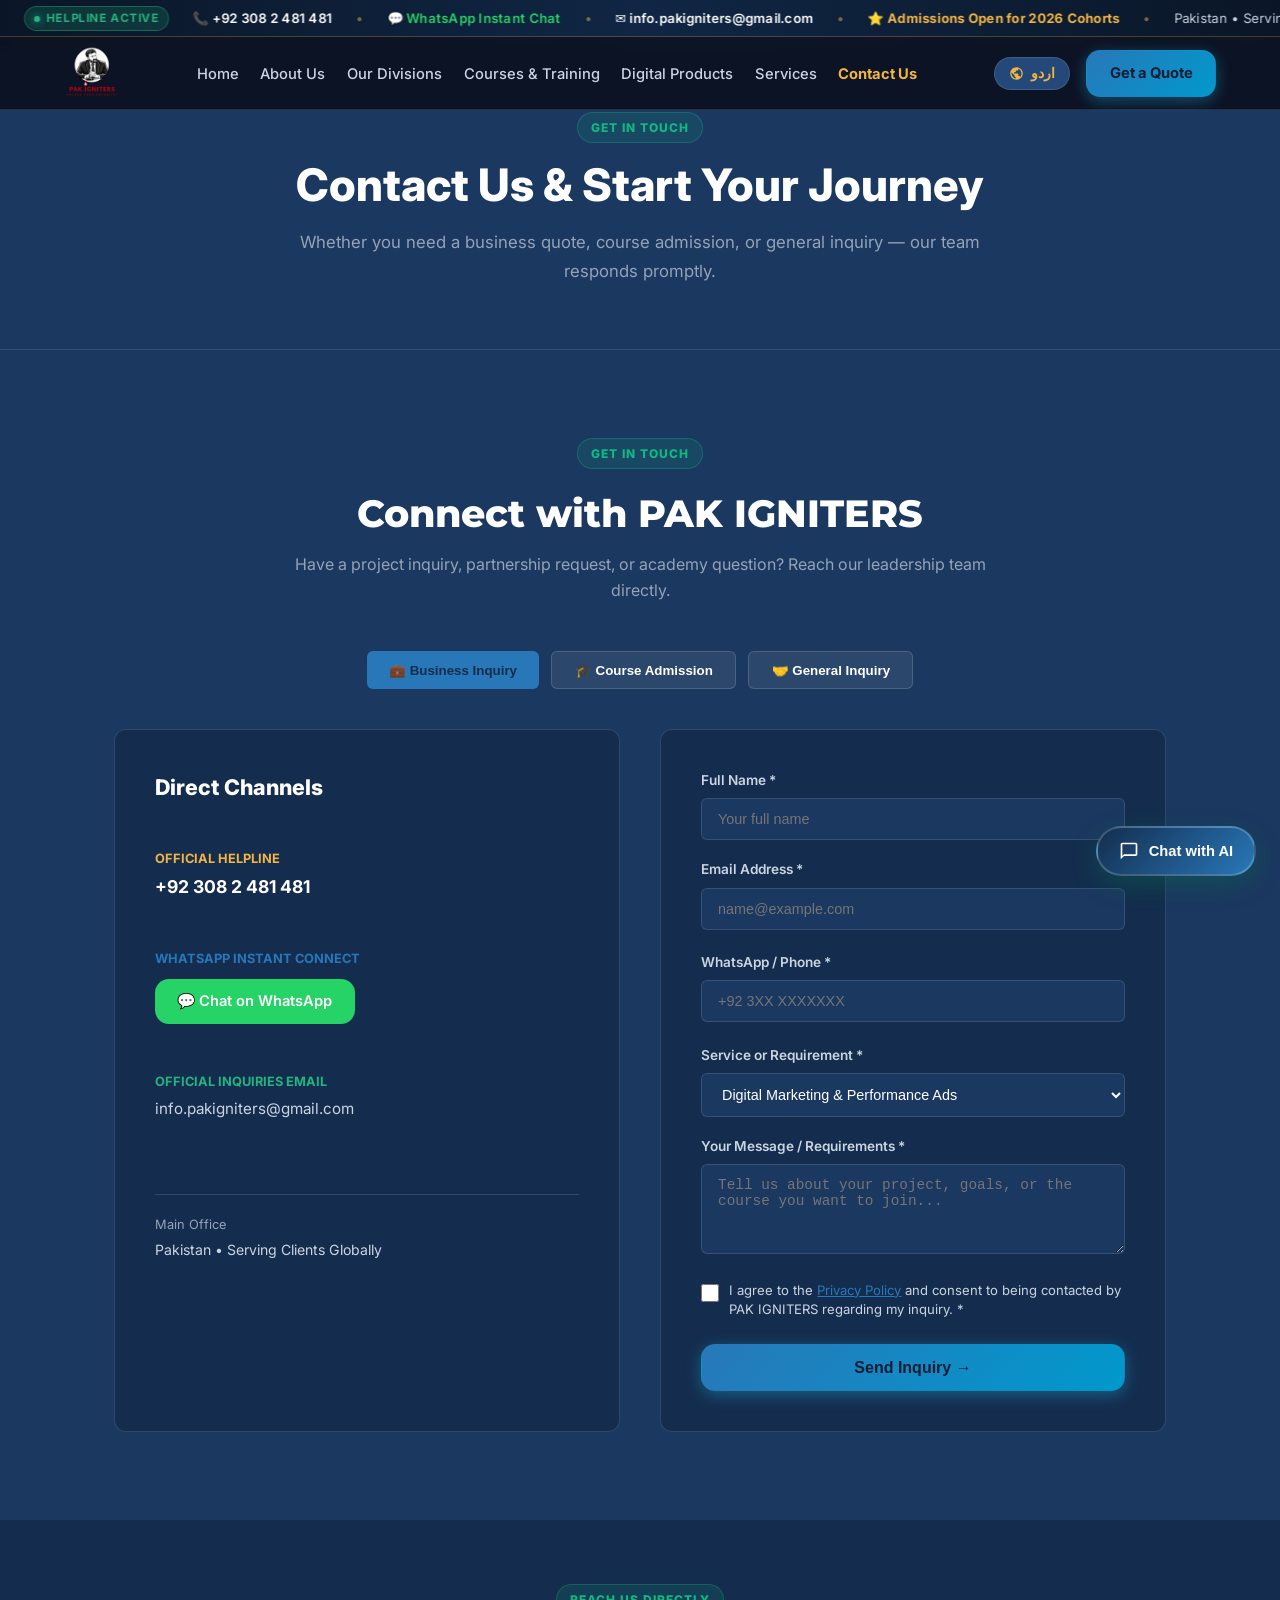
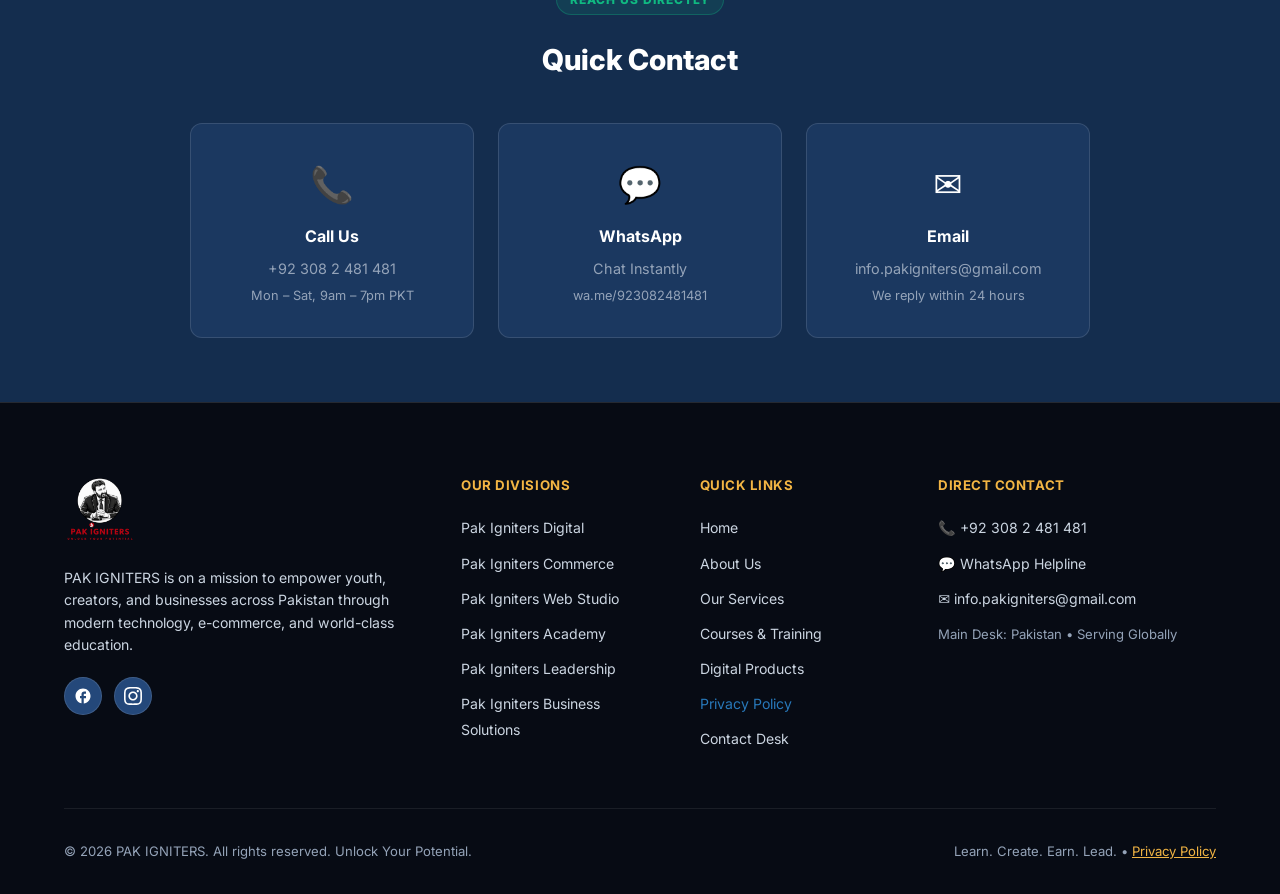
<file: contact.html>
<!DOCTYPE html>
<html lang="en" dir="ltr">
<head>
  <meta charset="UTF-8">
  <meta name="viewport" content="width=device-width, initial-scale=1.0">
  <meta name="description" content="Contact PAK IGNITERS — Get in touch for business inquiries, course admissions, or general questions. Our team responds promptly.">
  <title>Contact Us | PAK IGNITERS — Learn. Create. Earn. Lead.</title>

  <!-- Google Fonts: Inter, Montserrat, Outfit, Noto Nastaliq Urdu -->
  <link rel="preconnect" href="https://fonts.googleapis.com">
  <link rel="preconnect" href="https://fonts.gstatic.com" crossorigin>
  <link href="https://fonts.googleapis.com/css2?family=Inter:wght@400;500;600;700&family=Montserrat:wght@600;700;800;900&family=Noto+Nastaliq+Urdu:wght@400;700&family=Noto+Sans+Arabic:wght@400;600;700&family=Outfit:wght@600;700;800&display=swap" rel="stylesheet">

  <!-- Core Brand Stylesheets -->
  <link rel="stylesheet" href="css/style.css">
  <link rel="stylesheet" href="css/visual-editor.css">

  <style>
    /* ---- Quick Contact Cards ---- */
    .quick-contact-section {
      padding: 4rem 1rem;
      background: var(--bg-main);
    }
    .quick-contact-grid {
      display: grid;
      grid-template-columns: repeat(auto-fit, minmax(min(100%, 220px), 1fr));
      gap: 1.5rem;
      max-width: 900px;
      margin: 0 auto;
    }
    .quick-contact-card {
      background: var(--bg-surface);
      border: 1px solid var(--border-color);
      border-radius: 12px;
      padding: 2rem 1.5rem;
      text-align: center;
      transition: transform 0.2s ease, border-color 0.2s ease;
    }
    .quick-contact-card:hover {
      transform: translateY(-4px);
      border-color: var(--color-brand-gold);
    }
    .quick-contact-card .qc-icon {
      font-size: 2.2rem;
      margin-bottom: 0.75rem;
      display: block;
    }
    .quick-contact-card h4 {
      color: #FFFFFF;
      font-size: 1rem;
      font-weight: 700;
      margin-bottom: 0.5rem;
    }
    .quick-contact-card a,
    .quick-contact-card p {
      color: #94A3B8;
      font-size: 0.9rem;
      text-decoration: none;
      line-height: 1.5;
      display: block;
    }
    .quick-contact-card a:hover {
      color: var(--color-brand-gold);
    }

    /* ---- Page Hero ---- */
    .page-hero {
      padding: 4rem 1rem;
      background: var(--bg-surface);
      text-align: center;
      border-bottom: 1px solid var(--border-color);
    }
    .page-hero .section-eyebrow {
      display: inline-block;
      margin-bottom: 1rem;
    }
    .page-hero h1 {
      font-size: clamp(1.8rem, 4vw, 2.8rem);
      font-weight: 800;
      color: #FFFFFF;
      margin-bottom: 1rem;
      line-height: 1.2;
    }
    .page-hero p {
      color: #94A3B8;
      max-width: 680px;
      margin: 0 auto;
      font-size: 1.05rem;
      line-height: 1.7;
    }
  </style>
</head>
<body>

  <!-- ========================================================================
       Sticky Site Header
       ======================================================================== -->
  <header class="site-header" id="siteHeader">
    <!-- Top Moving Announcement & Contact Bar -->
    <div class="top-announcement-bar" aria-label="Quick Contacts and Status">
      <div class="top-ticker-wrapper">
        <div class="top-ticker-track">
          <!-- Item set 1 -->
          <div class="top-ticker-item">
            <span class="top-live-badge"><span class="top-live-dot"></span> Helpline Active</span>
            <a href="tel:+923082481481" class="top-ticker-link">📞 +92 308 2 481 481</a>
            <span class="top-ticker-sep">•</span>
            <a href="https://wa.me/923082481481" target="_blank" rel="noopener noreferrer" class="top-ticker-link whatsapp">💬 WhatsApp Instant Chat</a>
            <span class="top-ticker-sep">•</span>
            <a href="mailto:info.pakigniters@gmail.com" class="top-ticker-link">✉️ info.pakigniters@gmail.com</a>
            <span class="top-ticker-sep">•</span>
            <span style="color: #F2B544; font-weight: 700;">⭐ Admissions Open for 2026 Cohorts</span>
            <span class="top-ticker-sep">•</span>
            <span style="color: #CBD5E1;">Pakistan • Serving Global Clients</span>
            <span class="top-ticker-sep">•</span>
          </div>
          <!-- Item set 2 -->
          <div class="top-ticker-item">
            <span class="top-live-badge"><span class="top-live-dot"></span> Helpline Active</span>
            <a href="tel:+923082481481" class="top-ticker-link">📞 +92 308 2 481 481</a>
            <span class="top-ticker-sep">•</span>
            <a href="https://wa.me/923082481481" target="_blank" rel="noopener noreferrer" class="top-ticker-link whatsapp">💬 WhatsApp Instant Chat</a>
            <span class="top-ticker-sep">•</span>
            <a href="mailto:info.pakigniters@gmail.com" class="top-ticker-link">✉️ info.pakigniters@gmail.com</a>
            <span class="top-ticker-sep">•</span>
            <span style="color: #F2B544; font-weight: 700;">⭐ Admissions Open for 2026 Cohorts</span>
            <span class="top-ticker-sep">•</span>
            <span style="color: #CBD5E1;">Pakistan • Serving Global Clients</span>
            <span class="top-ticker-sep">•</span>
          </div>
          <!-- Item set 3 -->
          <div class="top-ticker-item">
            <span class="top-live-badge"><span class="top-live-dot"></span> Helpline Active</span>
            <a href="tel:+923082481481" class="top-ticker-link">📞 +92 308 2 481 481</a>
            <span class="top-ticker-sep">•</span>
            <a href="https://wa.me/923082481481" target="_blank" rel="noopener noreferrer" class="top-ticker-link whatsapp">💬 WhatsApp Instant Chat</a>
            <span class="top-ticker-sep">•</span>
            <a href="mailto:info.pakigniters@gmail.com" class="top-ticker-link">✉️ info.pakigniters@gmail.com</a>
            <span class="top-ticker-sep">•</span>
            <span style="color: #F2B544; font-weight: 700;">⭐ Admissions Open for 2026 Cohorts</span>
            <span class="top-ticker-sep">•</span>
            <span style="color: #CBD5E1;">Pakistan • Serving Global Clients</span>
            <span class="top-ticker-sep">•</span>
          </div>
        </div>
      </div>
    </div>

    <!-- Main Navigation Bar -->
    <div class="nav-bar-wrapper">
      <div class="container nav-container">

        <!-- Official Logo -->
        <a href="index.html" class="brand-wrapper" aria-label="PAK IGNITERS Official Home">
          <img src="assets/images/pak-igniters-official-logo.png" alt="PAK IGNITERS - Unlock Your Potential" class="brand-official-logo">
        </a>

        <!-- Desktop Navigation Menu -->
        <ul class="nav-menu" id="navMenu">
          <li><a href="index.html" class="nav-link">Home</a></li>
          <li><a href="about.html" class="nav-link">About Us</a></li>
          <li><a href="divisions.html" class="nav-link">Our Divisions</a></li>
          <li><a href="courses.html" class="nav-link">Courses &amp; Training</a></li>
          <li><a href="products.html" class="nav-link">Digital Products</a></li>
          <li><a href="services.html" class="nav-link">Services</a></li>
          <li><a href="contact.html" class="nav-link" style="color: var(--color-brand-gold); font-weight: 700;">Contact Us</a></li>
          <li class="mobile-drawer-cta">
            <a href="contact.html" class="btn btn-primary" style="width: 100%; text-align: center;">Get a Quote</a>
          </li>
        </ul>

        <!-- Action Items -->
        <div class="nav-actions">
          <!-- Language Switcher -->
          <button class="lang-toggle-btn" id="langToggleBtn" title="Switch Language / زبان تبدیل کریں" aria-label="Toggle Language">
            <svg viewBox="0 0 24 24">
              <path d="M12 2C6.48 2 2 6.48 2 12s4.48 10 10 10 10-4.48 10-10S17.52 2 12 2zm-1 17.93c-3.95-.49-7-3.85-7-7.93 0-.62.08-1.21.21-1.79L9 15v1c0 1.1.9 2 2 2v1.93zm6.9-2.54c-.26-.81-1-1.39-1.9-1.39h-1v-3c0-.55-.45-1-1-1H8v-2h2c.55 0 1-.45 1-1V7h2c1.1 0 2-.9 2-2v-.41c2.93 1.19 5 4.06 5 7.41 0 2.08-.8 3.97-2.1 5.39z"/>
            </svg>
            <span class="lang-label" data-i18n="nav.langSwitch">اردو</span>
          </button>

          <!-- Desktop CTA -->
          <a href="contact.html" class="btn btn-primary header-desktop-cta">Get a Quote</a>

          <!-- Mobile Toggle -->
          <button class="mobile-toggle" id="mobileMenuBtn" aria-label="Open Mobile Menu">
            <svg viewBox="0 0 24 24">
              <path d="M3 18h18v-2H3v2zm0-5h18v-2H3v2zm0-7v2h18V6H3z"/>
            </svg>
          </button>
        </div>

      </div>
    </div>
  </header>

  <!-- ========================================================================
       Moving Tagline Announcement Strip
       ======================================================================== -->
  <div class="moving-tagline-bar" aria-label="Moving Announcement">
    <div class="moving-ticker-track">
      <div class="moving-ticker-item">
        <span class="ticker-gold">Learn. Create. Earn. Lead.</span>
        <span class="ticker-dot">•</span>
        <span class="ticker-blue">Explore Our Digital Services.</span>
        <span class="ticker-dot">•</span>
        <span>Build Skills. Grow Your Business.</span>
        <span class="ticker-dot">•</span>
        <span>Discover Courses and Digital Products.</span>
        <span class="ticker-dot">•</span>
      </div>
      <div class="moving-ticker-item">
        <span class="ticker-gold">Learn. Create. Earn. Lead.</span>
        <span class="ticker-dot">•</span>
        <span class="ticker-blue">Explore Our Digital Services.</span>
        <span class="ticker-dot">•</span>
        <span>Build Skills. Grow Your Business.</span>
        <span class="ticker-dot">•</span>
        <span>Discover Courses and Digital Products.</span>
        <span class="ticker-dot">•</span>
      </div>
      <div class="moving-ticker-item">
        <span class="ticker-gold">Learn. Create. Earn. Lead.</span>
        <span class="ticker-dot">•</span>
        <span class="ticker-blue">Explore Our Digital Services.</span>
        <span class="ticker-dot">•</span>
        <span>Build Skills. Grow Your Business.</span>
        <span class="ticker-dot">•</span>
        <span>Discover Courses and Digital Products.</span>
        <span class="ticker-dot">•</span>
      </div>
    </div>
  </div>

  <main id="mainContent">

    <!-- ========================================================================
         Page Hero
         ======================================================================== -->
    <section class="page-hero">
      <span class="section-eyebrow">GET IN TOUCH</span>
      <h1>Contact Us &amp; Start Your Journey</h1>
      <p>Whether you need a business quote, course admission, or general inquiry — our team responds promptly.</p>
    </section>

    <!-- ========================================================================
         Contact Section (Tabs + Form + Info Card) — copied from index.html
         ======================================================================== -->
    <section class="contact-section odoo-section-wrapper" id="contact" style="padding: 5.5rem 1rem; background: var(--bg-surface);">
      <div class="container" style="max-width: 1100px; margin: 0 auto;">

        <div class="section-header" style="text-align: center; margin-bottom: 3rem;">
          <span class="section-eyebrow" data-i18n="contact.eyebrow">GET IN TOUCH</span>
          <h2 class="section-title odoo-editable" style="font-size: 2.4rem; font-weight: 800; color: #FFFFFF; margin-bottom: 0.5rem;" data-i18n="contact.title">
            Contact Us &amp; Start Your Journey
          </h2>
          <p class="section-subtitle odoo-editable" style="color: #94A3B8; max-width: 700px; margin: 0 auto;" data-i18n="contact.subtitle">
            Whether you need a business quote, course admission, or general inquiry — our team responds promptly.
          </p>
        </div>

        <!-- 3 Inquiry Tabs -->
        <div class="enquiry-tabs" id="enquiryTypeTabs" style="display: flex; justify-content: center; gap: 0.75rem; margin-bottom: 2.5rem; flex-wrap: wrap;">
          <button class="enquiry-tab active" data-enquiry="business" id="tabBusiness" style="background: var(--color-brand-cyan); color: #142D4E; border: none; padding: 0.65rem 1.4rem; border-radius: 6px; font-weight: 700; cursor: pointer;">
            💼 Business Inquiry
          </button>
          <button class="enquiry-tab" data-enquiry="course" id="tabCourse" style="background: rgba(255,255,255,0.08); color: #FFFFFF; border: 1px solid rgba(255,255,255,0.15); padding: 0.65rem 1.4rem; border-radius: 6px; font-weight: 600; cursor: pointer;">
            🎓 Course Admission
          </button>
          <button class="enquiry-tab" data-enquiry="general" id="tabGeneral" style="background: rgba(255,255,255,0.08); color: #FFFFFF; border: 1px solid rgba(255,255,255,0.15); padding: 0.65rem 1.4rem; border-radius: 6px; font-weight: 600; cursor: pointer;">
            🤝 General Inquiry
          </button>
        </div>

        <div class="contact-grid" style="display: grid; grid-template-columns: repeat(auto-fit, minmax(min(100%, 300px), 1fr)); gap: 2.5rem;">

          <!-- Direct Contact Info Card -->
          <div class="contact-info-card" style="background: var(--bg-main); padding: 2.5rem; border-radius: 12px; border: 1px solid var(--border-color);">
            <h3 style="color: #FFFFFF; font-size: 1.35rem; font-weight: 800; margin-bottom: 1.25rem;">Direct Channels</h3>

            <div style="margin-bottom: 1.5rem;">
              <div style="font-size: 0.8rem; color: var(--color-brand-gold); font-weight: 700; text-transform: uppercase; margin-bottom: 0.25rem;">Official Helpline</div>
              <a href="tel:+923082481481" style="color: #FFFFFF; font-size: 1.1rem; font-weight: 700; text-decoration: none;">+92 308 2 481 481</a>
            </div>

            <div style="margin-bottom: 1.5rem;">
              <div style="font-size: 0.8rem; color: var(--color-brand-cyan); font-weight: 700; text-transform: uppercase; margin-bottom: 0.25rem;">WhatsApp Instant Connect</div>
              <a href="https://wa.me/923082481481" target="_blank" rel="noopener noreferrer" class="btn btn-secondary" style="display: inline-flex; align-items: center; gap: 0.5rem; margin-top: 0.35rem; background: #25D366; color: #FFFFFF; border: none;">
                <span>💬 Chat on WhatsApp</span>
              </a>
            </div>

            <div style="margin-bottom: 1.5rem;">
              <div style="font-size: 0.8rem; color: #24B47E; font-weight: 700; text-transform: uppercase; margin-bottom: 0.25rem;">Official Inquiries Email</div>
              <a href="mailto:info.pakigniters@gmail.com" style="color: #CBD5E1; font-size: 0.95rem; text-decoration: none;">info.pakigniters@gmail.com</a>
            </div>

            <div style="border-top: 1px solid var(--border-color); padding-top: 1.25rem; margin-top: 1.5rem;">
              <div style="font-size: 0.8rem; color: #94A3B8; margin-bottom: 0.25rem;">Main Office</div>
              <p style="color: #CBD5E1; font-size: 0.88rem; line-height: 1.6; margin: 0;">Pakistan &bull; Serving Clients Globally</p>
            </div>
          </div>

          <!-- Secure Form Submission with Privacy Policy Consent -->
          <div class="contact-form-card" style="background: var(--bg-main); padding: 2.5rem; border-radius: 12px; border: 1px solid var(--border-color);">
            <form id="contactForm" action="https://formsubmit.co/ismail137see@gmail.com" method="POST" class="contact-form">
              <!-- FormSubmit Configurations -->
              <input type="hidden" name="_cc" value="info.pakigniters@gmail.com">
              <input type="hidden" name="_captcha" value="false">
              <input type="hidden" name="_template" value="table">
              <input type="hidden" name="_subject" id="formSubjectInput" value="New Business Inquiry - PAK IGNITERS">
              <input type="hidden" name="enquiry_type" id="formEnquiryType" value="business">

              <div class="form-group" style="margin-bottom: 1.2rem;">
                <label for="contactName" style="display: block; font-size: 0.85rem; font-weight: 600; color: #CBD5E1; margin-bottom: 0.4rem;">Full Name *</label>
                <input type="text" id="contactName" name="name" required placeholder="Your full name" style="width: 100%; padding: 0.75rem 1rem; border-radius: 6px; background: var(--bg-surface); border: 1px solid var(--border-color); color: #FFFFFF; font-size: 0.9rem;">
              </div>

              <div class="form-row" style="margin-bottom: 1.2rem;">
                <div class="form-group">
                  <label for="contactEmail" style="display: block; font-size: 0.85rem; font-weight: 600; color: #CBD5E1; margin-bottom: 0.4rem;">Email Address *</label>
                  <input type="email" id="contactEmail" name="email" required placeholder="name@example.com" style="width: 100%; padding: 0.75rem 1rem; border-radius: 6px; background: var(--bg-surface); border: 1px solid var(--border-color); color: #FFFFFF; font-size: 0.9rem;">
                </div>
                <div class="form-group">
                  <label for="contactPhone" style="display: block; font-size: 0.85rem; font-weight: 600; color: #CBD5E1; margin-bottom: 0.4rem;">WhatsApp / Phone *</label>
                  <input type="tel" id="contactPhone" name="phone" required placeholder="+92 3XX XXXXXXX" style="width: 100%; padding: 0.75rem 1rem; border-radius: 6px; background: var(--bg-surface); border: 1px solid var(--border-color); color: #FFFFFF; font-size: 0.9rem;">
                </div>
              </div>

              <div class="form-group" style="margin-bottom: 1.2rem;">
                <label for="contactSubject" style="display: block; font-size: 0.85rem; font-weight: 600; color: #CBD5E1; margin-bottom: 0.4rem;">Service or Requirement *</label>
                <select id="contactSubject" name="service" required style="width: 100%; padding: 0.75rem 1rem; border-radius: 6px; background: var(--bg-surface); border: 1px solid var(--border-color); color: #FFFFFF; font-size: 0.9rem;">
                  <option value="Digital Marketing &amp; Performance Ads">Digital Marketing &amp; Performance Ads</option>
                  <option value="E-Commerce Store &amp; Marketplace Management">E-Commerce Store &amp; Marketplace Management</option>
                  <option value="Web Studio &amp; Creative Development">Web Studio &amp; Creative Development</option>
                  <option value="Academy Skill Courses &amp; Admissions">Academy Skill Courses &amp; Admissions</option>
                  <option value="Teacher &amp; Institutional Leadership">Teacher &amp; Institutional Leadership</option>
                  <option value="Business Solutions &amp; Automation">Business Solutions &amp; Automation</option>
                  <option value="Other Corporate Inquiry">Other Corporate Inquiry</option>
                </select>
              </div>

              <div class="form-group" style="margin-bottom: 1.2rem;">
                <label for="contactMessage" style="display: block; font-size: 0.85rem; font-weight: 600; color: #CBD5E1; margin-bottom: 0.4rem;">Your Message / Requirements *</label>
                <textarea id="contactMessage" name="message" rows="4" required placeholder="Tell us about your project, goals, or the course you want to join..." style="width: 100%; padding: 0.75rem 1rem; border-radius: 6px; background: var(--bg-surface); border: 1px solid var(--border-color); color: #FFFFFF; font-size: 0.9rem; resize: vertical;"></textarea>
              </div>

              <!-- Privacy Policy Consent Checkbox -->
              <div class="privacy-consent-group" style="display: flex; align-items: flex-start; gap: 0.65rem; margin-bottom: 1.5rem; text-align: left;">
                <input type="checkbox" id="privacyConsent" name="privacy_consent" required style="margin-top: 3px; cursor: pointer; width: 18px; height: 18px; accent-color: var(--color-brand-cyan); flex-shrink: 0;">
                <label for="privacyConsent" style="font-size: 0.82rem; color: #CBD5E1; line-height: 1.5; cursor: pointer;">
                  I agree to the <a href="privacy.html" target="_blank" style="color: var(--color-brand-cyan); text-decoration: underline;">Privacy Policy</a> and consent to being contacted by PAK IGNITERS regarding my inquiry. *
                </label>
              </div>

              <button type="submit" class="btn btn-primary" id="formSubmitBtn" style="width: 100%; padding: 0.85rem; font-size: 1rem; font-weight: 700; cursor: pointer;">
                Send Inquiry &rarr;
              </button>
              <div id="formStatusMsg" style="display: none; margin-top: 1rem; font-size: 0.9rem; text-align: center;"></div>
            </form>
          </div>

        </div>
      </div>
    </section>

    <!-- ========================================================================
         Quick Contact Cards
         ======================================================================== -->
    <section class="quick-contact-section">
      <div class="container" style="max-width: 1100px; margin: 0 auto;">
        <div class="section-header" style="text-align: center; margin-bottom: 2.5rem;">
          <span class="section-eyebrow">REACH US DIRECTLY</span>
          <h2 style="font-size: 1.8rem; font-weight: 800; color: #FFFFFF; margin-top: 0.5rem;">Quick Contact</h2>
        </div>
        <div class="quick-contact-grid">

          <!-- Call Us -->
          <div class="quick-contact-card">
            <span class="qc-icon">📞</span>
            <h4>Call Us</h4>
            <a href="tel:+923082481481">+92 308 2 481 481</a>
            <p style="margin-top: 0.4rem; font-size: 0.8rem;">Mon – Sat, 9am – 7pm PKT</p>
          </div>

          <!-- WhatsApp -->
          <div class="quick-contact-card">
            <span class="qc-icon">💬</span>
            <h4>WhatsApp</h4>
            <a href="https://wa.me/923082481481" target="_blank" rel="noopener noreferrer">Chat Instantly</a>
            <p style="margin-top: 0.4rem; font-size: 0.8rem;">wa.me/923082481481</p>
          </div>

          <!-- Email -->
          <div class="quick-contact-card">
            <span class="qc-icon">✉️</span>
            <h4>Email</h4>
            <a href="mailto:info.pakigniters@gmail.com">info.pakigniters@gmail.com</a>
            <p style="margin-top: 0.4rem; font-size: 0.8rem;">We reply within 24 hours</p>
          </div>

        </div>
      </div>
    </section>

  </main>

  <!-- ========================================================================
       AI Chatbot Floating Widget
       ======================================================================== -->
  <div class="chat-btn-container">
    <button class="chat-trigger-btn" id="chatTriggerBtn" aria-label="Open AI Assistant">
      <svg viewBox="0 0 24 24">
        <path d="M20 2H4c-1.1 0-2 .9-2 2v18l4-4h14c1.1 0 2-.9 2-2V4c0-1.1-.9-2-2-2zm0 14H6l-2 2V4h16v12z"/>
      </svg>
      <span data-i18n="chatbot.triggerTitle">Chat with AI</span>
    </button>
  </div>

  <!-- Chatbot Window -->
  <div class="chat-window" id="chatWindow" role="dialog" aria-labelledby="chatHeaderTitle">
    <div class="chat-header">
      <div class="chat-header-info">
        <div class="chat-avatar">AI</div>
        <div class="chat-title-group">
          <h4 id="chatHeaderTitle" data-i18n="chatbot.windowHeader">Igniter AI Assistant</h4>
          <div class="chat-status">
            <span class="chat-status-dot"></span>
            <span data-i18n="chatbot.onlineStatus">Online • Ready to Help</span>
          </div>
        </div>
      </div>
      <button class="chat-close-btn" id="chatCloseBtn" aria-label="Close Chat">
        <svg viewBox="0 0 24 24">
          <path d="M19 6.41L17.59 5 12 10.59 6.41 5 5 6.41 10.59 12 5 17.59 6.41 19 12 13.41 17.59 19 19 17.59 13.41 12z"/>
        </svg>
      </button>
    </div>

    <!-- Chat Messages History -->
    <div class="chat-body" id="chatMessages">
      <div class="chat-bubble bot" data-i18n="chatbot.greeting">
        Salam &amp; Welcome to PAK IGNITERS! I am your AI assistant. How can I help you explore our services, popular courses, digital products, or leadership team today?
      </div>

      <!-- Quick Suggestion Chips -->
      <div class="chat-suggestions" id="chatSuggestions">
        <button class="suggestion-chip">What courses are available?</button>
        <button class="suggestion-chip">Tell me about Digital Marketing</button>
        <button class="suggestion-chip">How does E-Commerce support work?</button>
        <button class="suggestion-chip">Who leads PAK IGNITERS?</button>
      </div>
    </div>

    <!-- Chat Footer Input -->
    <div class="chat-footer">
      <div class="chat-input-row">
        <input type="text" id="chatInput" class="chat-input" placeholder="Type your question here..." data-i18n="chatbot.inputPlaceholder">
        <button class="chat-send-btn" id="chatSendBtn" aria-label="Send Message">
          <svg viewBox="0 0 24 24">
            <path d="M2.01 21L23 12 2.01 3 2 10l15 2-15 2z"/>
          </svg>
        </button>
      </div>
    </div>
  </div>

  <!-- ========================================================================
       Site Footer
       ======================================================================== -->
  <footer class="site-footer odoo-section-wrapper">
    <div class="container">
      <div class="footer-grid">

        <div class="footer-col">
          <img src="assets/images/pak-igniters-official-logo.png" alt="PAK IGNITERS Logo" class="footer-brand-logo">
          <p style="font-size: 0.88rem; line-height: 1.6;" data-i18n="footer.aboutText">
            PAK IGNITERS is an integrated ecosystem dedicated to elevating Pakistan's technological, creative, and entrepreneurial talents through structured divisions, real-world execution, and collaborative mentorship.
          </p>

          <!-- Social Media Icons -->
          <div class="footer-social-row">
            <a href="https://www.facebook.com/pakigniters" target="_blank" rel="noopener noreferrer" class="social-icon-btn" aria-label="Facebook">
              <svg viewBox="0 0 24 24"><path d="M22 12c0-5.52-4.48-10-10-10S2 6.48 2 12c0 4.84 3.44 8.87 8 9.8V15H8v-3h2V9.5C10 7.57 11.57 6 13.5 6H16v3h-2c-.55 0-1 .45-1 1v2h3v3h-3v6.95c5.05-.5 9-4.76 9-9.95z"/></svg>
            </a>
            <a href="https://www.instagram.com/p/DfXXrH6FuLS/?img_index=4&obrf=MXZjNmcwbWxldjI3Ng==" target="_blank" rel="noopener noreferrer" class="social-icon-btn" aria-label="Instagram">
              <svg viewBox="0 0 24 24"><path d="M12 2.163c3.204 0 3.584.012 4.85.07 3.252.148 4.771 1.691 4.919 4.919.058 1.265.069 1.645.069 4.849 0 3.205-.012 3.584-.069 4.849-.149 3.225-1.664 4.771-4.919 4.919-1.266.058-1.644.07-4.85.07-3.204 0-3.584-.012-4.849-.07-3.26-.149-4.771-1.699-4.919-4.92-.058-1.265-.07-1.644-.07-4.849 0-3.204.013-3.583.07-4.849.149-3.227 1.664-4.771 4.919-4.919 1.266-.057 1.645-.069 4.849-.069zm0-2.163c-3.259 0-3.667.014-4.947.072-4.358.2-6.78 2.618-6.98 6.98-.059 1.281-.073 1.689-.073 4.948 0 3.259.014 3.668.072 4.948.2 4.358 2.618 6.78 6.98 6.98 1.281.058 1.689.072 4.948.072 3.259 0 3.668-.014 4.948-.072 4.354-.2 6.782-2.618 6.979-6.98.059-1.28.073-1.689.073-4.948 0-3.259-.014-3.667-.072-4.947-.196-4.354-2.617-6.78-6.979-6.98-1.281-.059-1.69-.073-4.949-.073zm0 5.838c-3.403 0-6.162 2.759-6.162 6.162s2.759 6.163 6.162 6.163 6.162-2.759 6.162-6.163c0-3.403-2.759-6.162-6.162-6.162zm0 10.162c-2.209 0-4-1.79-4-4 0-2.209 1.791-4 4-4s4 1.791 4 4c0 2.21-1.791 4-4 4zm6.406-11.845c-.796 0-1.441.645-1.441 1.44s.645 1.44 1.441 1.44c.795 0 1.439-.645 1.439-1.44s-.644-1.44-1.439-1.44z"/></svg>
            </a>
          </div>
        </div>

        <div class="footer-col">
          <h5 data-i18n="footer.divisionsHeading">Our Divisions</h5>
          <ul class="footer-links">
            <li><a href="divisions.html" class="footer-link">Pak Igniters Digital</a></li>
            <li><a href="divisions.html" class="footer-link">Pak Igniters Commerce</a></li>
            <li><a href="divisions.html" class="footer-link">Pak Igniters Web Studio</a></li>
            <li><a href="divisions.html" class="footer-link">Pak Igniters Academy</a></li>
            <li><a href="divisions.html" class="footer-link">Pak Igniters Leadership</a></li>
            <li><a href="divisions.html" class="footer-link">Pak Igniters Business Solutions</a></li>
          </ul>
        </div>

        <div class="footer-col">
          <h5 data-i18n="footer.quickLinksHeading">Quick Links</h5>
          <ul class="footer-links">
            <li><a href="index.html" class="footer-link">Home</a></li>
            <li><a href="about.html" class="footer-link">About Us</a></li>
            <li><a href="services.html" class="footer-link">Our Services</a></li>
            <li><a href="courses.html" class="footer-link">Courses &amp; Training</a></li>
            <li><a href="products.html" class="footer-link">Digital Products</a></li>
            <li><a href="privacy.html" class="footer-link" style="color: var(--color-brand-cyan);">Privacy Policy</a></li>
            <li><a href="contact.html" class="footer-link">Contact Desk</a></li>
          </ul>
        </div>

        <div class="footer-col">
          <h5>Direct Contact</h5>
          <ul class="footer-links">
            <li><a href="tel:+923082481481" class="footer-link">📞 +92 308 2 481 481</a></li>
            <li><a href="https://wa.me/923082481481" target="_blank" rel="noopener noreferrer" class="footer-link">💬 WhatsApp Helpline</a></li>
            <li><a href="mailto:info.pakigniters@gmail.com" class="footer-link">✉️ info.pakigniters@gmail.com</a></li>
            <li><span style="font-size: 0.82rem; color: var(--text-muted);">Main Desk: Pakistan &bull; Serving Globally</span></li>
          </ul>
        </div>

      </div>

      <div class="footer-bottom">
        <span data-i18n="footer.copyright">&copy; 2026 PAK IGNITERS. All rights reserved. Unlock Your Potential.</span>
        <span>Learn. Create. Earn. Lead. &bull; <a href="privacy.html" style="color: var(--color-brand-gold);">Privacy Policy</a></span>
      </div>
    </div>
  </footer>

  <!-- Core JavaScript Modules -->
  <script src="js/content-data.js"></script>
  <script src="js/chatbot.js"></script>
  <script src="js/app.js"></script>
  <script src="js/visual-editor.js"></script>

</body>
</html>
</file>
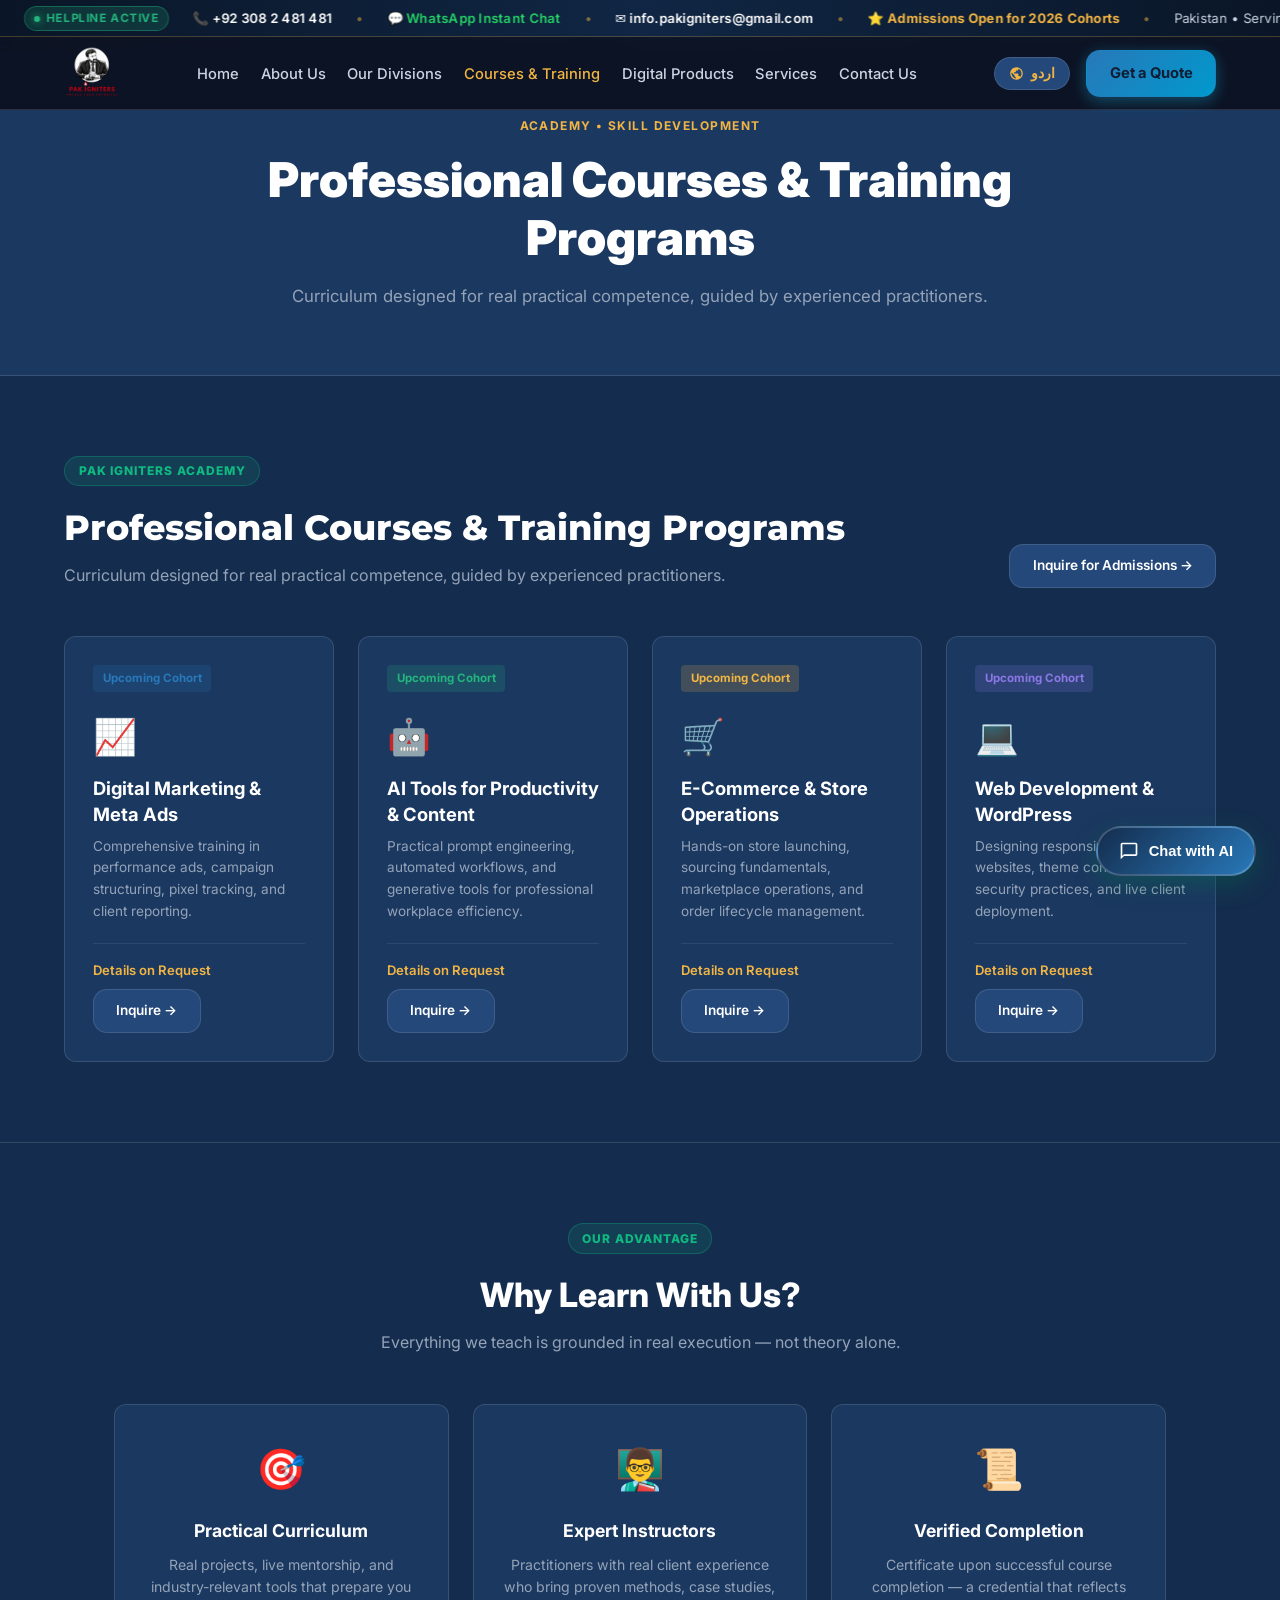
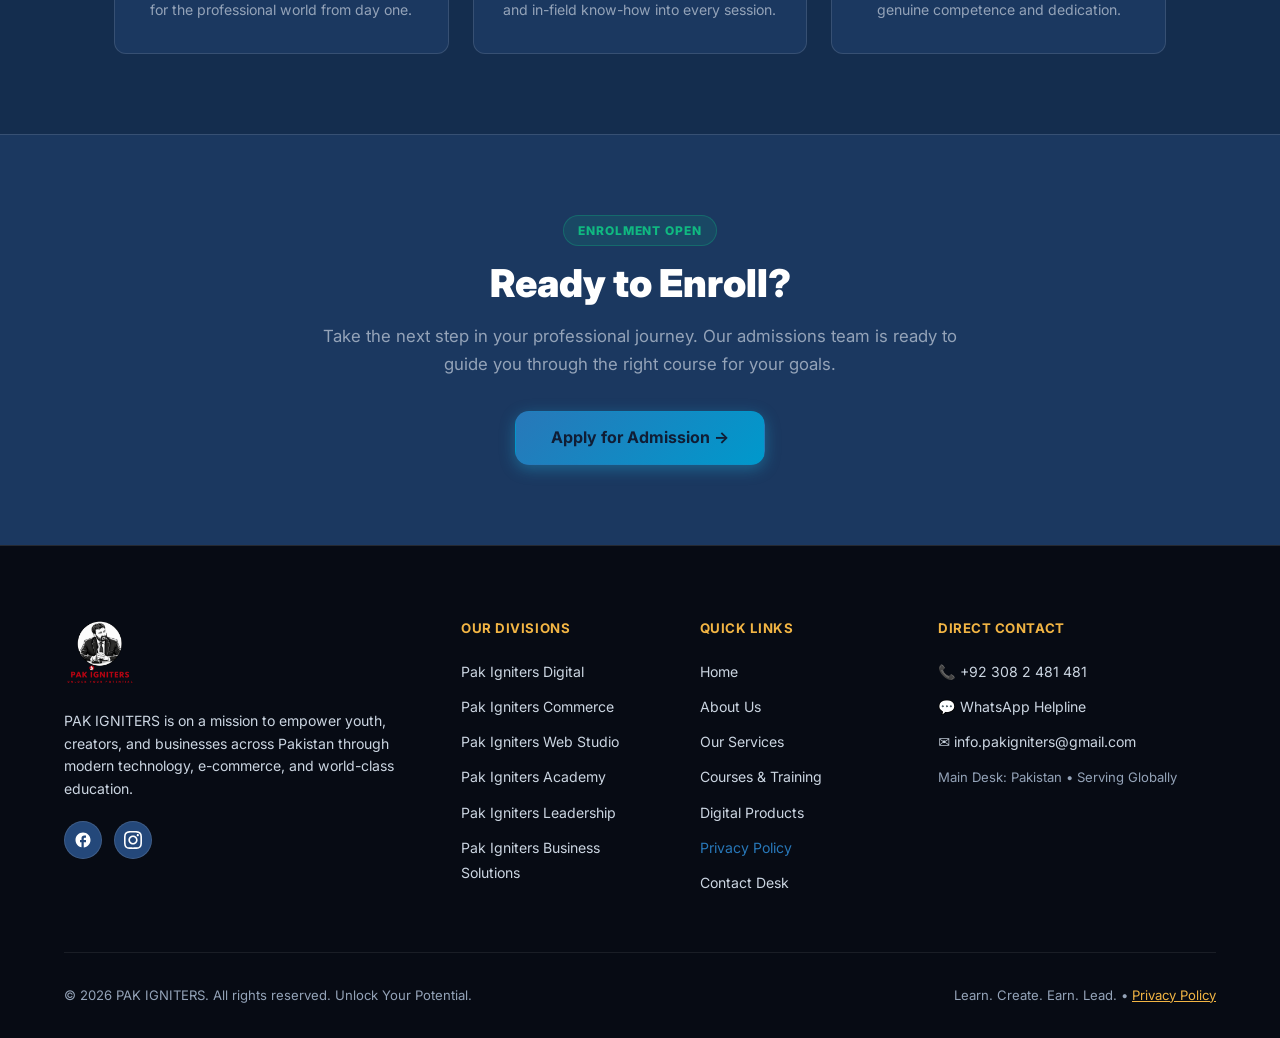
<file: courses.html>
<!DOCTYPE html>
<html lang="en" dir="ltr">
<head>
  <meta charset="UTF-8">
  <meta name="viewport" content="width=device-width, initial-scale=1.0">
  <meta name="description" content="PAK IGNITERS Academy — Professional Courses & Training Programs in Digital Marketing, AI Tools, E-Commerce, and Web Development. Enroll today.">
  <title>Courses & Training | PAK IGNITERS Academy — Learn. Create. Earn. Lead.</title>

  <!-- Google Fonts: Inter, Montserrat, Outfit, Noto Nastaliq Urdu -->
  <link rel="preconnect" href="https://fonts.googleapis.com">
  <link rel="preconnect" href="https://fonts.gstatic.com" crossorigin>
  <link href="https://fonts.googleapis.com/css2?family=Inter:wght@400;500;600;700&family=Montserrat:wght@600;700;800;900&family=Noto+Nastaliq+Urdu:wght@400;700&family=Noto+Sans+Arabic:wght@400;600;700&family=Outfit:wght@600;700;800&display=swap" rel="stylesheet">

  <!-- Core Brand Stylesheets -->
  <link rel="stylesheet" href="css/style.css">
  <link rel="stylesheet" href="css/visual-editor.css">

  <style>
    /* =====================================================================
       Courses Page — Page-scoped overrides only
       ===================================================================== */

    /* Ticker animation for this page */
    @keyframes marqueeTicker {
      0%   { transform: translateX(0); }
      100% { transform: translateX(-33.3333%); }
    }

    .courses-ticker-track {
      display: flex;
      white-space: nowrap;
      animation: marqueeTicker 30s linear infinite;
    }

    /* Page Hero */
    .courses-hero {
      background: var(--bg-surface);
      padding: 4rem 1rem;
      text-align: center;
      border-bottom: 1px solid var(--border-color);
    }

    .courses-hero .hero-eyebrow {
      display: inline-block;
      font-size: 0.75rem;
      font-weight: 700;
      letter-spacing: 0.12em;
      color: var(--color-brand-gold);
      text-transform: uppercase;
      margin-bottom: 1rem;
    }

    .courses-hero h1 {
      font-size: clamp(1.9rem, 4vw, 3rem);
      font-weight: 900;
      color: #FFFFFF;
      margin: 0 auto 1rem auto;
      max-width: 820px;
      line-height: 1.2;
    }

    .courses-hero .hero-subtitle {
      font-size: 1.05rem;
      color: #94A3B8;
      max-width: 700px;
      margin: 0 auto;
      line-height: 1.7;
    }

    /* Why Learn With Us cards */
    .why-grid {
      display: grid;
      grid-template-columns: repeat(auto-fit, minmax(min(100%, 280px), 1fr));
      gap: 1.5rem;
    }

    .why-card {
      background: var(--bg-surface);
      border: 1px solid var(--border-color);
      border-radius: 12px;
      padding: 2rem 1.75rem;
      text-align: center;
    }

    .why-card .why-icon {
      font-size: 2.5rem;
      margin-bottom: 1rem;
    }

    .why-card h3 {
      color: #FFFFFF;
      font-size: 1.1rem;
      font-weight: 700;
      margin-bottom: 0.5rem;
    }

    .why-card p {
      color: #94A3B8;
      font-size: 0.88rem;
      line-height: 1.6;
      margin: 0;
    }
  </style>
</head>
<body>

  <!-- ========================================================================
       Sticky Site Header
       ======================================================================== -->
  <header class="site-header" id="siteHeader">
    <!-- Top Moving Announcement & Contact Bar -->
    <div class="top-announcement-bar" aria-label="Quick Contacts and Status">
      <div class="top-ticker-wrapper">
        <div class="top-ticker-track">
          <!-- Item set 1 -->
          <div class="top-ticker-item">
            <span class="top-live-badge"><span class="top-live-dot"></span> Helpline Active</span>
            <a href="tel:+923082481481" class="top-ticker-link">📞 +92 308 2 481 481</a>
            <span class="top-ticker-sep">•</span>
            <a href="https://wa.me/923082481481" target="_blank" rel="noopener noreferrer" class="top-ticker-link whatsapp">💬 WhatsApp Instant Chat</a>
            <span class="top-ticker-sep">•</span>
            <a href="mailto:info.pakigniters@gmail.com" class="top-ticker-link">✉️ info.pakigniters@gmail.com</a>
            <span class="top-ticker-sep">•</span>
            <span style="color: #F2B544; font-weight: 700;">⭐ Admissions Open for 2026 Cohorts</span>
            <span class="top-ticker-sep">•</span>
            <span style="color: #CBD5E1;">Pakistan • Serving Global Clients</span>
            <span class="top-ticker-sep">•</span>
          </div>
          <!-- Item set 2 -->
          <div class="top-ticker-item">
            <span class="top-live-badge"><span class="top-live-dot"></span> Helpline Active</span>
            <a href="tel:+923082481481" class="top-ticker-link">📞 +92 308 2 481 481</a>
            <span class="top-ticker-sep">•</span>
            <a href="https://wa.me/923082481481" target="_blank" rel="noopener noreferrer" class="top-ticker-link whatsapp">💬 WhatsApp Instant Chat</a>
            <span class="top-ticker-sep">•</span>
            <a href="mailto:info.pakigniters@gmail.com" class="top-ticker-link">✉️ info.pakigniters@gmail.com</a>
            <span class="top-ticker-sep">•</span>
            <span style="color: #F2B544; font-weight: 700;">⭐ Admissions Open for 2026 Cohorts</span>
            <span class="top-ticker-sep">•</span>
            <span style="color: #CBD5E1;">Pakistan • Serving Global Clients</span>
            <span class="top-ticker-sep">•</span>
          </div>
          <!-- Item set 3 -->
          <div class="top-ticker-item">
            <span class="top-live-badge"><span class="top-live-dot"></span> Helpline Active</span>
            <a href="tel:+923082481481" class="top-ticker-link">📞 +92 308 2 481 481</a>
            <span class="top-ticker-sep">•</span>
            <a href="https://wa.me/923082481481" target="_blank" rel="noopener noreferrer" class="top-ticker-link whatsapp">💬 WhatsApp Instant Chat</a>
            <span class="top-ticker-sep">•</span>
            <a href="mailto:info.pakigniters@gmail.com" class="top-ticker-link">✉️ info.pakigniters@gmail.com</a>
            <span class="top-ticker-sep">•</span>
            <span style="color: #F2B544; font-weight: 700;">⭐ Admissions Open for 2026 Cohorts</span>
            <span class="top-ticker-sep">•</span>
            <span style="color: #CBD5E1;">Pakistan • Serving Global Clients</span>
            <span class="top-ticker-sep">•</span>
          </div>
        </div>
      </div>
    </div>

    <!-- Main Navigation Bar -->
    <div class="nav-bar-wrapper">
      <div class="container nav-container">

        <!-- Official Logo -->
        <a href="index.html" class="brand-wrapper" aria-label="PAK IGNITERS Official Home">
          <img src="assets/images/pak-igniters-official-logo.png" alt="PAK IGNITERS - Unlock Your Potential" class="brand-official-logo">
        </a>

        <!-- Desktop Navigation Menu -->
        <ul class="nav-menu" id="navMenu">
          <li><a href="index.html" class="nav-link">Home</a></li>
          <li><a href="about.html" class="nav-link">About Us</a></li>
          <li><a href="divisions.html" class="nav-link">Our Divisions</a></li>
          <li><a href="courses.html" class="nav-link" style="color: var(--color-brand-gold);">Courses &amp; Training</a></li>
          <li><a href="products.html" class="nav-link">Digital Products</a></li>
          <li><a href="services.html" class="nav-link">Services</a></li>
          <li><a href="contact.html" class="nav-link">Contact Us</a></li>
          <li class="mobile-drawer-cta">
            <a href="contact.html" class="btn btn-primary" style="width: 100%; text-align: center;">Get a Quote</a>
          </li>
        </ul>

        <!-- Action Items -->
        <div class="nav-actions">
          <!-- Language Switcher -->
          <button class="lang-toggle-btn" id="langToggleBtn" title="Switch Language / زبان تبدیل کریں" aria-label="Toggle Language">
            <svg viewBox="0 0 24 24">
              <path d="M12 2C6.48 2 2 6.48 2 12s4.48 10 10 10 10-4.48 10-10S17.52 2 12 2zm-1 17.93c-3.95-.49-7-3.85-7-7.93 0-.62.08-1.21.21-1.79L9 15v1c0 1.1.9 2 2 2v1.93zm6.9-2.54c-.26-.81-1-1.39-1.9-1.39h-1v-3c0-.55-.45-1-1-1H8v-2h2c.55 0 1-.45 1-1V7h2c1.1 0 2-.9 2-2v-.41c2.93 1.19 5 4.06 5 7.41 0 2.08-.8 3.97-2.1 5.39z"/>
            </svg>
            <span class="lang-label" data-i18n="nav.langSwitch">اردو</span>
          </button>

          <!-- Desktop CTA -->
          <a href="contact.html" class="btn btn-primary header-desktop-cta">Get a Quote</a>

          <!-- Mobile Toggle -->
          <button class="mobile-toggle" id="mobileMenuBtn" aria-label="Open Mobile Menu">
            <svg viewBox="0 0 24 24">
              <path d="M3 18h18v-2H3v2zm0-5h18v-2H3v2zm0-7v2h18V6H3z"/>
            </svg>
          </button>
        </div>

      </div>
    </div>
  </header>

  <!-- ========================================================================
       Moving Tagline Announcement Strip
       ======================================================================== -->
  <div class="moving-tagline-bar" aria-label="Moving Announcement">
    <div class="moving-ticker-track courses-ticker-track">
      <!-- Set 1 -->
      <span class="moving-ticker-item">
        <span class="ticker-gold">Learn. Create. Earn. Lead.</span>
        <span class="ticker-dot">&nbsp;•&nbsp;</span>
        <span class="ticker-blue">Explore Our Digital Services.</span>
        <span class="ticker-dot">&nbsp;•&nbsp;</span>
        <span>Build Skills. Grow Your Business.</span>
        <span class="ticker-dot">&nbsp;•&nbsp;</span>
        <span>Discover Courses and Digital Products.</span>
        <span class="ticker-dot">&nbsp;•&nbsp;</span>
      </span>
      <!-- Set 2 (duplicate) -->
      <span class="moving-ticker-item">
        <span class="ticker-gold">Learn. Create. Earn. Lead.</span>
        <span class="ticker-dot">&nbsp;•&nbsp;</span>
        <span class="ticker-blue">Explore Our Digital Services.</span>
        <span class="ticker-dot">&nbsp;•&nbsp;</span>
        <span>Build Skills. Grow Your Business.</span>
        <span class="ticker-dot">&nbsp;•&nbsp;</span>
        <span>Discover Courses and Digital Products.</span>
        <span class="ticker-dot">&nbsp;•&nbsp;</span>
      </span>
      <!-- Set 3 (duplicate) -->
      <span class="moving-ticker-item">
        <span class="ticker-gold">Learn. Create. Earn. Lead.</span>
        <span class="ticker-dot">&nbsp;•&nbsp;</span>
        <span class="ticker-blue">Explore Our Digital Services.</span>
        <span class="ticker-dot">&nbsp;•&nbsp;</span>
        <span>Build Skills. Grow Your Business.</span>
        <span class="ticker-dot">&nbsp;•&nbsp;</span>
        <span>Discover Courses and Digital Products.</span>
        <span class="ticker-dot">&nbsp;•&nbsp;</span>
      </span>
    </div>
  </div>

  <main id="mainContent">

    <!-- ========================================================================
         PAGE HERO
         ======================================================================== -->
    <section class="courses-hero">
      <div class="container">
        <span class="hero-eyebrow">ACADEMY &bull; SKILL DEVELOPMENT</span>
        <h1>Professional Courses &amp; Training Programs</h1>
        <p class="hero-subtitle">Curriculum designed for real practical competence, guided by experienced practitioners.</p>
      </div>
    </section>

    <!-- ========================================================================
         COURSES SECTION
         ======================================================================== -->
    <section class="odoo-section-wrapper" id="courses" style="padding: 5rem 1rem; background: var(--bg-main);">
      <div class="container" style="max-width: 1200px; margin: 0 auto;">

        <!-- Section Header -->
        <div style="display: flex; justify-content: space-between; align-items: flex-end; gap: 1.5rem; flex-wrap: wrap; margin-bottom: 3rem;">
          <div>
            <span class="section-eyebrow">PAK IGNITERS ACADEMY</span>
            <h2 class="section-title odoo-editable" style="font-size: 2.2rem; font-weight: 800; color: #FFFFFF; margin-bottom: 0.4rem;">
              Professional Courses &amp; Training Programs
            </h2>
            <p class="section-subtitle odoo-editable" style="color: #94A3B8;">
              Curriculum designed for real practical competence, guided by experienced practitioners.
            </p>
          </div>
          <a href="contact.html" class="btn btn-secondary" style="font-size: 0.85rem;">Inquire for Admissions &rarr;</a>
        </div>

        <div class="courses-grid" style="display: grid; grid-template-columns: repeat(auto-fit, minmax(min(100%, 260px), 1fr)); gap: 1.5rem;">

          <!-- Course 1 -->
          <div class="course-card" style="background: var(--bg-surface); border: 1px solid var(--border-color); padding: 1.75rem; border-radius: 12px; display: flex; flex-direction: column;">
            <span style="align-self: flex-start; font-size: 0.72rem; font-weight: 700; color: var(--color-brand-cyan); background: rgba(40,120,185,0.18); padding: 0.25rem 0.6rem; border-radius: 4px; margin-bottom: 1rem;">Upcoming Cohort</span>
            <div style="font-size: 2.2rem; margin-bottom: 0.75rem;">📈</div>
            <h3 class="course-title odoo-editable" style="color: #FFFFFF; font-size: 1.15rem; font-weight: 700; margin-bottom: 0.5rem;">Digital Marketing &amp; Meta Ads</h3>
            <p style="color: #94A3B8; font-size: 0.85rem; line-height: 1.6; margin-bottom: 1.25rem;">Comprehensive training in performance ads, campaign structuring, pixel tracking, and client reporting.</p>
            <div style="margin-top: auto; padding-top: 1rem; border-top: 1px solid rgba(255,255,255,0.08); display: flex; justify-content: space-between; align-items: center; gap: 0.5rem; flex-wrap: wrap;">
              <span style="font-size: 0.82rem; color: var(--color-brand-gold); font-weight: 600;">Details on Request</span>
              <a href="contact.html" class="btn btn-secondary" style="font-size: 0.85rem;">Inquire &rarr;</a>
            </div>
          </div>

          <!-- Course 2 -->
          <div class="course-card" style="background: var(--bg-surface); border: 1px solid var(--border-color); padding: 1.75rem; border-radius: 12px; display: flex; flex-direction: column;">
            <span style="align-self: flex-start; font-size: 0.72rem; font-weight: 700; color: #24B47E; background: rgba(36,180,126,0.18); padding: 0.25rem 0.6rem; border-radius: 4px; margin-bottom: 1rem;">Upcoming Cohort</span>
            <div style="font-size: 2.2rem; margin-bottom: 0.75rem;">🤖</div>
            <h3 class="course-title odoo-editable" style="color: #FFFFFF; font-size: 1.15rem; font-weight: 700; margin-bottom: 0.5rem;">AI Tools for Productivity &amp; Content</h3>
            <p style="color: #94A3B8; font-size: 0.85rem; line-height: 1.6; margin-bottom: 1.25rem;">Practical prompt engineering, automated workflows, and generative tools for professional workplace efficiency.</p>
            <div style="margin-top: auto; padding-top: 1rem; border-top: 1px solid rgba(255,255,255,0.08); display: flex; justify-content: space-between; align-items: center; gap: 0.5rem; flex-wrap: wrap;">
              <span style="font-size: 0.82rem; color: var(--color-brand-gold); font-weight: 600;">Details on Request</span>
              <a href="contact.html" class="btn btn-secondary" style="font-size: 0.85rem;">Inquire &rarr;</a>
            </div>
          </div>

          <!-- Course 3 -->
          <div class="course-card" style="background: var(--bg-surface); border: 1px solid var(--border-color); padding: 1.75rem; border-radius: 12px; display: flex; flex-direction: column;">
            <span style="align-self: flex-start; font-size: 0.72rem; font-weight: 700; color: var(--color-brand-gold); background: rgba(242,181,68,0.18); padding: 0.25rem 0.6rem; border-radius: 4px; margin-bottom: 1rem;">Upcoming Cohort</span>
            <div style="font-size: 2.2rem; margin-bottom: 0.75rem;">🛒</div>
            <h3 class="course-title odoo-editable" style="color: #FFFFFF; font-size: 1.15rem; font-weight: 700; margin-bottom: 0.5rem;">E-Commerce &amp; Store Operations</h3>
            <p style="color: #94A3B8; font-size: 0.85rem; line-height: 1.6; margin-bottom: 1.25rem;">Hands-on store launching, sourcing fundamentals, marketplace operations, and order lifecycle management.</p>
            <div style="margin-top: auto; padding-top: 1rem; border-top: 1px solid rgba(255,255,255,0.08); display: flex; justify-content: space-between; align-items: center; gap: 0.5rem; flex-wrap: wrap;">
              <span style="font-size: 0.82rem; color: var(--color-brand-gold); font-weight: 600;">Details on Request</span>
              <a href="contact.html" class="btn btn-secondary" style="font-size: 0.85rem;">Inquire &rarr;</a>
            </div>
          </div>

          <!-- Course 4 -->
          <div class="course-card" style="background: var(--bg-surface); border: 1px solid var(--border-color); padding: 1.75rem; border-radius: 12px; display: flex; flex-direction: column;">
            <span style="align-self: flex-start; font-size: 0.72rem; font-weight: 700; color: #8B78E6; background: rgba(139,120,230,0.18); padding: 0.25rem 0.6rem; border-radius: 4px; margin-bottom: 1rem;">Upcoming Cohort</span>
            <div style="font-size: 2.2rem; margin-bottom: 0.75rem;">💻</div>
            <h3 class="course-title odoo-editable" style="color: #FFFFFF; font-size: 1.15rem; font-weight: 700; margin-bottom: 0.5rem;">Web Development &amp; WordPress</h3>
            <p style="color: #94A3B8; font-size: 0.85rem; line-height: 1.6; margin-bottom: 1.25rem;">Designing responsive modern websites, theme configuration, security practices, and live client deployment.</p>
            <div style="margin-top: auto; padding-top: 1rem; border-top: 1px solid rgba(255,255,255,0.08); display: flex; justify-content: space-between; align-items: center; gap: 0.5rem; flex-wrap: wrap;">
              <span style="font-size: 0.82rem; color: var(--color-brand-gold); font-weight: 600;">Details on Request</span>
              <a href="contact.html" class="btn btn-secondary" style="font-size: 0.85rem;">Inquire &rarr;</a>
            </div>
          </div>

        </div>
      </div>
    </section>

    <!-- ========================================================================
         WHY LEARN WITH US
         ======================================================================== -->
    <section class="odoo-section-wrapper" style="padding: 5rem 1rem; background: var(--bg-main); border-top: 1px solid var(--border-color);">
      <div class="container" style="max-width: 1100px; margin: 0 auto;">
        <div style="text-align: center; margin-bottom: 3rem;">
          <span class="section-eyebrow">OUR ADVANTAGE</span>
          <h2 style="font-size: 2.1rem; font-weight: 800; color: #FFFFFF; margin-bottom: 0.5rem;">Why Learn With Us?</h2>
          <p style="color: #94A3B8; font-size: 1rem; max-width: 600px; margin: 0 auto; line-height: 1.7;">
            Everything we teach is grounded in real execution — not theory alone.
          </p>
        </div>

        <div class="why-grid">

          <!-- Card 1 -->
          <div class="why-card">
            <div class="why-icon">🎯</div>
            <h3>Practical Curriculum</h3>
            <p>Real projects, live mentorship, and industry-relevant tools that prepare you for the professional world from day one.</p>
          </div>

          <!-- Card 2 -->
          <div class="why-card">
            <div class="why-icon">👨‍🏫</div>
            <h3>Expert Instructors</h3>
            <p>Practitioners with real client experience who bring proven methods, case studies, and in-field know-how into every session.</p>
          </div>

          <!-- Card 3 -->
          <div class="why-card">
            <div class="why-icon">📜</div>
            <h3>Verified Completion</h3>
            <p>Certificate upon successful course completion — a credential that reflects genuine competence and dedication.</p>
          </div>

        </div>
      </div>
    </section>

    <!-- ========================================================================
         CTA SECTION
         ======================================================================== -->
    <section class="odoo-section-wrapper" style="padding: 5rem 1rem; background: var(--bg-surface); text-align: center; border-top: 1px solid var(--border-color);">
      <div class="container" style="max-width: 700px; margin: 0 auto;">
        <span class="section-eyebrow">ENROLMENT OPEN</span>
        <h2 style="font-size: 2.4rem; font-weight: 900; color: #FFFFFF; margin-bottom: 1rem; line-height: 1.2;">
          Ready to Enroll?
        </h2>
        <p style="color: #94A3B8; font-size: 1.05rem; line-height: 1.7; margin-bottom: 2rem;">
          Take the next step in your professional journey. Our admissions team is ready to guide you through the right course for your goals.
        </p>
        <a href="contact.html" class="btn btn-primary" style="font-size: 1rem; padding: 0.85rem 2.2rem;">
          Apply for Admission &rarr;
        </a>
      </div>
    </section>

  </main>

  <!-- ========================================================================
       AI Chatbot Floating Widget
       ======================================================================== -->
  <div class="chat-btn-container">
    <button class="chat-trigger-btn" id="chatTriggerBtn" aria-label="Open AI Assistant">
      <svg viewBox="0 0 24 24">
        <path d="M20 2H4c-1.1 0-2 .9-2 2v18l4-4h14c1.1 0 2-.9 2-2V4c0-1.1-.9-2-2-2zm0 14H6l-2 2V4h16v12z"/>
      </svg>
      <span data-i18n="chatbot.triggerTitle">Chat with AI</span>
    </button>
  </div>

  <!-- Chatbot Window -->
  <div class="chat-window" id="chatWindow" role="dialog" aria-labelledby="chatHeaderTitle">
    <div class="chat-header">
      <div class="chat-header-info">
        <div class="chat-avatar">AI</div>
        <div class="chat-title-group">
          <h4 id="chatHeaderTitle" data-i18n="chatbot.windowHeader">Igniter AI Assistant</h4>
          <div class="chat-status">
            <span class="chat-status-dot"></span>
            <span data-i18n="chatbot.onlineStatus">Online &bull; Ready to Help</span>
          </div>
        </div>
      </div>
      <button class="chat-close-btn" id="chatCloseBtn" aria-label="Close Chat">
        <svg viewBox="0 0 24 24">
          <path d="M19 6.41L17.59 5 12 10.59 6.41 5 5 6.41 10.59 12 5 17.59 6.41 19 12 13.41 17.59 19 19 17.59 13.41 12z"/>
        </svg>
      </button>
    </div>

    <!-- Chat Messages History -->
    <div class="chat-body" id="chatMessages">
      <div class="chat-bubble bot" data-i18n="chatbot.greeting">
        Salam &amp; Welcome to PAK IGNITERS! I am your AI assistant. How can I help you explore our services, popular courses, digital products, or leadership team today?
      </div>

      <!-- Quick Suggestion Chips -->
      <div class="chat-suggestions" id="chatSuggestions">
        <button class="suggestion-chip">What courses are available?</button>
        <button class="suggestion-chip">Tell me about Digital Marketing</button>
        <button class="suggestion-chip">How does E-Commerce support work?</button>
        <button class="suggestion-chip">Who leads PAK IGNITERS?</button>
      </div>
    </div>

    <!-- Chat Footer Input -->
    <div class="chat-footer">
      <div class="chat-input-row">
        <input type="text" id="chatInput" class="chat-input" placeholder="Type your question here..." data-i18n="chatbot.inputPlaceholder">
        <button class="chat-send-btn" id="chatSendBtn" aria-label="Send Message">
          <svg viewBox="0 0 24 24">
            <path d="M2.01 21L23 12 2.01 3 2 10l15 2-15 2z"/>
          </svg>
        </button>
      </div>
    </div>
  </div>

  <!-- ========================================================================
       Site Footer
       ======================================================================== -->
  <footer class="site-footer odoo-section-wrapper">
    <div class="container">
      <div class="footer-grid">

        <div class="footer-col">
          <img src="assets/images/pak-igniters-official-logo.png" alt="PAK IGNITERS Logo" class="footer-brand-logo">
          <p style="font-size: 0.88rem; line-height: 1.6;" data-i18n="footer.aboutText">
            PAK IGNITERS is an integrated ecosystem dedicated to elevating Pakistan's technological, creative, and entrepreneurial talents through structured divisions, real-world execution, and collaborative mentorship.
          </p>

          <!-- Official Social Media Icons -->
          <div class="footer-social-row">
            <a href="https://www.facebook.com/pakigniters" target="_blank" rel="noopener noreferrer" class="social-icon-btn" aria-label="Facebook">
              <svg viewBox="0 0 24 24"><path d="M22 12c0-5.52-4.48-10-10-10S2 6.48 2 12c0 4.84 3.44 8.87 8 9.8V15H8v-3h2V9.5C10 7.57 11.57 6 13.5 6H16v3h-2c-.55 0-1 .45-1 1v2h3v3h-3v6.95c5.05-.5 9-4.76 9-9.95z"/></svg>
            </a>
            <a href="https://www.instagram.com/p/DfXXrH6FuLS/?img_index=4&obrf=MXZjNmcwbWxldjI3Ng==" target="_blank" rel="noopener noreferrer" class="social-icon-btn" aria-label="Instagram">
              <svg viewBox="0 0 24 24"><path d="M12 2.163c3.204 0 3.584.012 4.85.07 3.252.148 4.771 1.691 4.919 4.919.058 1.265.069 1.645.069 4.849 0 3.205-.012 3.584-.069 4.849-.149 3.225-1.664 4.771-4.919 4.919-1.266.058-1.644.07-4.85.07-3.204 0-3.584-.012-4.849-.07-3.26-.149-4.771-1.699-4.919-4.92-.058-1.265-.07-1.644-.07-4.849 0-3.204.013-3.583.07-4.849.149-3.227 1.664-4.771 4.919-4.919 1.266-.057 1.645-.069 4.849-.069zm0-2.163c-3.259 0-3.667.014-4.947.072-4.358.2-6.78 2.618-6.98 6.98-.059 1.281-.073 1.689-.073 4.948 0 3.259.014 3.668.072 4.948.2 4.358 2.618 6.78 6.98 6.98 1.281.058 1.689.072 4.948.072 3.259 0 3.668-.014 4.948-.072 4.354-.2 6.782-2.618 6.979-6.98.059-1.28.073-1.689.073-4.948 0-3.259-.014-3.667-.072-4.947-.196-4.354-2.617-6.78-6.979-6.98-1.281-.059-1.69-.073-4.949-.073zm0 5.838c-3.403 0-6.162 2.759-6.162 6.162s2.759 6.163 6.162 6.163 6.162-2.759 6.162-6.163c0-3.403-2.759-6.162-6.162-6.162zm0 10.162c-2.209 0-4-1.79-4-4 0-2.209 1.791-4 4-4s4 1.791 4 4c0 2.21-1.791 4-4 4zm6.406-11.845c-.796 0-1.441.645-1.441 1.44s.645 1.44 1.441 1.44c.795 0 1.439-.645 1.439-1.44s-.644-1.44-1.439-1.44z"/></svg>
            </a>
          </div>
        </div>

        <div class="footer-col">
          <h5 data-i18n="footer.divisionsHeading">Our Divisions</h5>
          <ul class="footer-links">
            <li><a href="divisions.html" class="footer-link">Pak Igniters Digital</a></li>
            <li><a href="divisions.html" class="footer-link">Pak Igniters Commerce</a></li>
            <li><a href="divisions.html" class="footer-link">Pak Igniters Web Studio</a></li>
            <li><a href="divisions.html" class="footer-link">Pak Igniters Academy</a></li>
            <li><a href="divisions.html" class="footer-link">Pak Igniters Leadership</a></li>
            <li><a href="divisions.html" class="footer-link">Pak Igniters Business Solutions</a></li>
          </ul>
        </div>

        <div class="footer-col">
          <h5 data-i18n="footer.quickLinksHeading">Quick Links</h5>
          <ul class="footer-links">
            <li><a href="index.html" class="footer-link">Home</a></li>
            <li><a href="about.html" class="footer-link">About Us</a></li>
            <li><a href="services.html" class="footer-link">Our Services</a></li>
            <li><a href="courses.html" class="footer-link">Courses &amp; Training</a></li>
            <li><a href="products.html" class="footer-link">Digital Products</a></li>
            <li><a href="privacy.html" class="footer-link" style="color: var(--color-brand-cyan);">Privacy Policy</a></li>
            <li><a href="contact.html" class="footer-link">Contact Desk</a></li>
          </ul>
        </div>

        <div class="footer-col">
          <h5>Direct Contact</h5>
          <ul class="footer-links">
            <li><a href="tel:+923082481481" class="footer-link">📞 +92 308 2 481 481</a></li>
            <li><a href="https://wa.me/923082481481" target="_blank" rel="noopener noreferrer" class="footer-link">💬 WhatsApp Helpline</a></li>
            <li><a href="mailto:info.pakigniters@gmail.com" class="footer-link">✉️ info.pakigniters@gmail.com</a></li>
            <li><span style="font-size: 0.82rem; color: var(--text-muted);">Main Desk: Pakistan &bull; Serving Globally</span></li>
          </ul>
        </div>

      </div>

      <div class="footer-bottom">
        <span data-i18n="footer.copyright">&copy; 2026 PAK IGNITERS. All rights reserved. Unlock Your Potential.</span>
        <span>Learn. Create. Earn. Lead. &bull; <a href="privacy.html" style="color: var(--color-brand-gold);">Privacy Policy</a></span>
      </div>
    </div>
  </footer>

  <!-- Core JavaScript Modules -->
  <script src="js/content-data.js"></script>
  <script src="js/chatbot.js"></script>
  <script src="js/app.js"></script>
  <script src="js/visual-editor.js"></script>

</body>
</html>
</file>
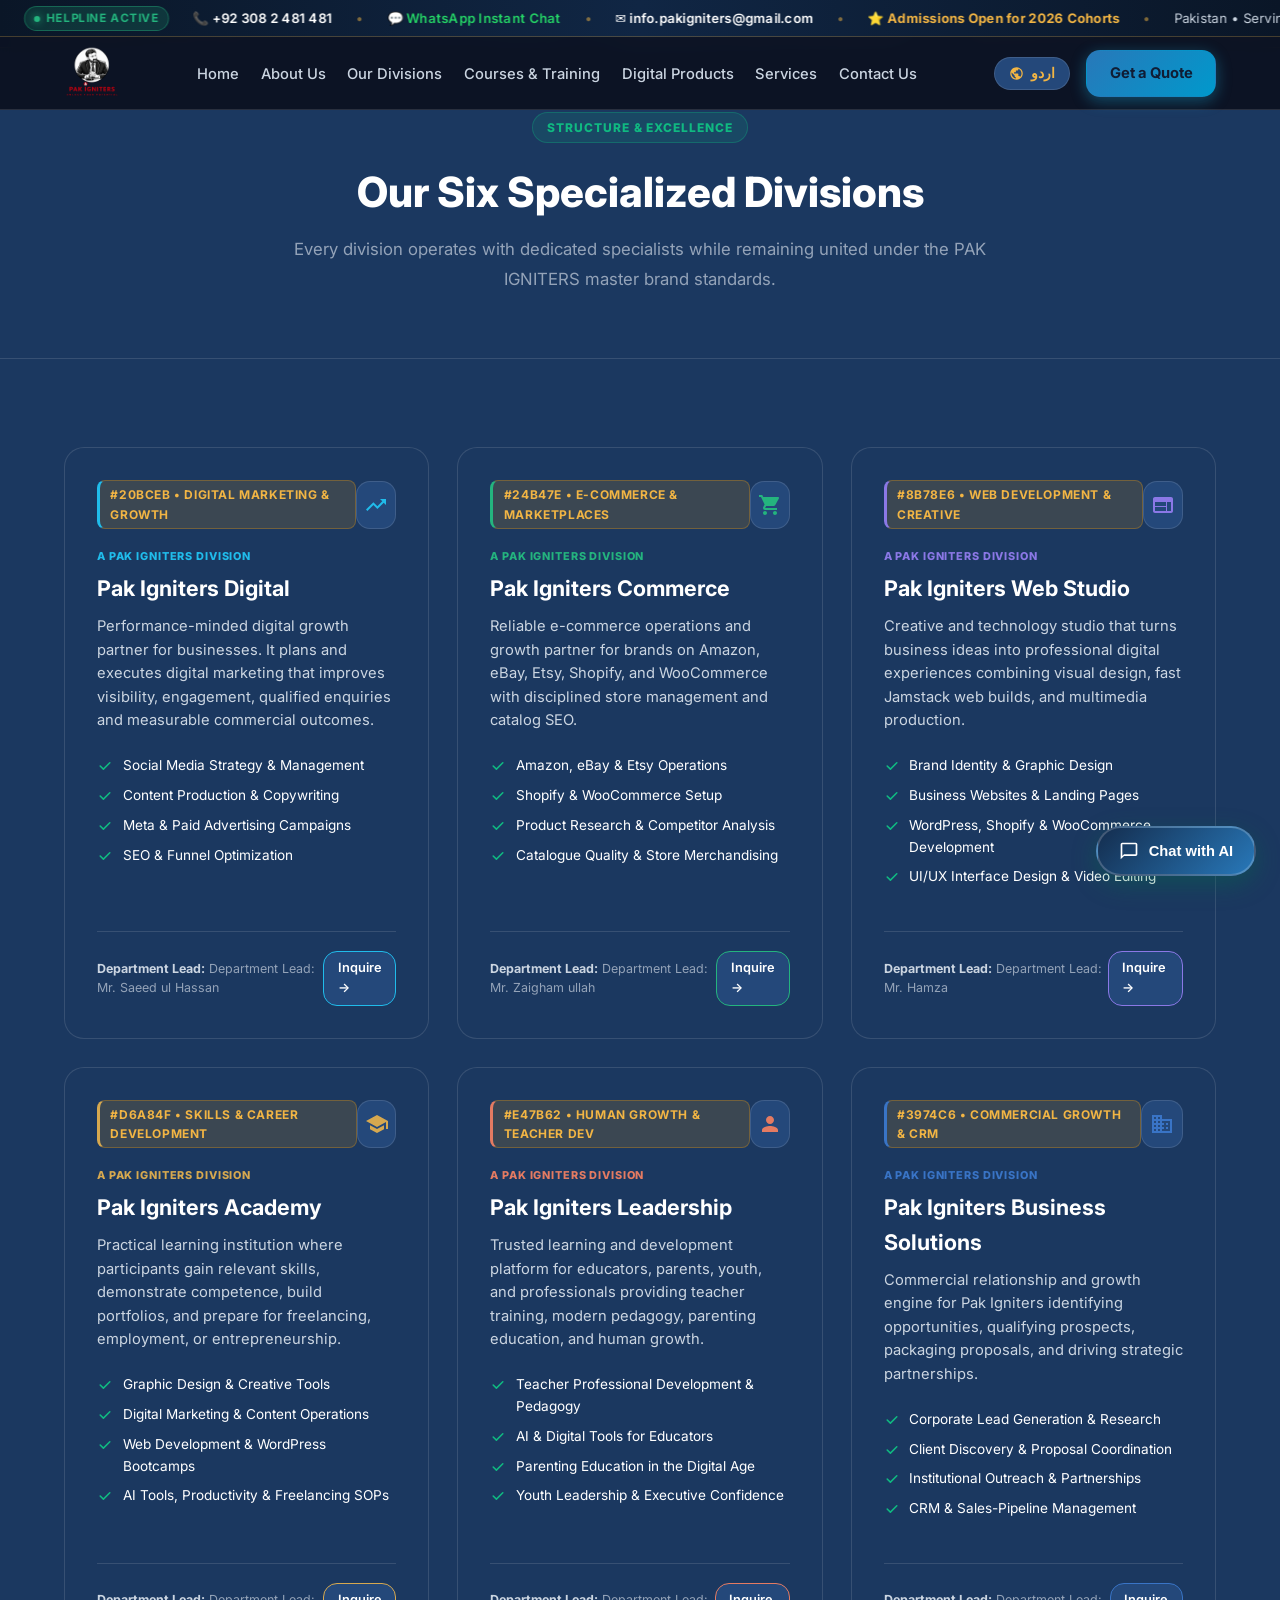
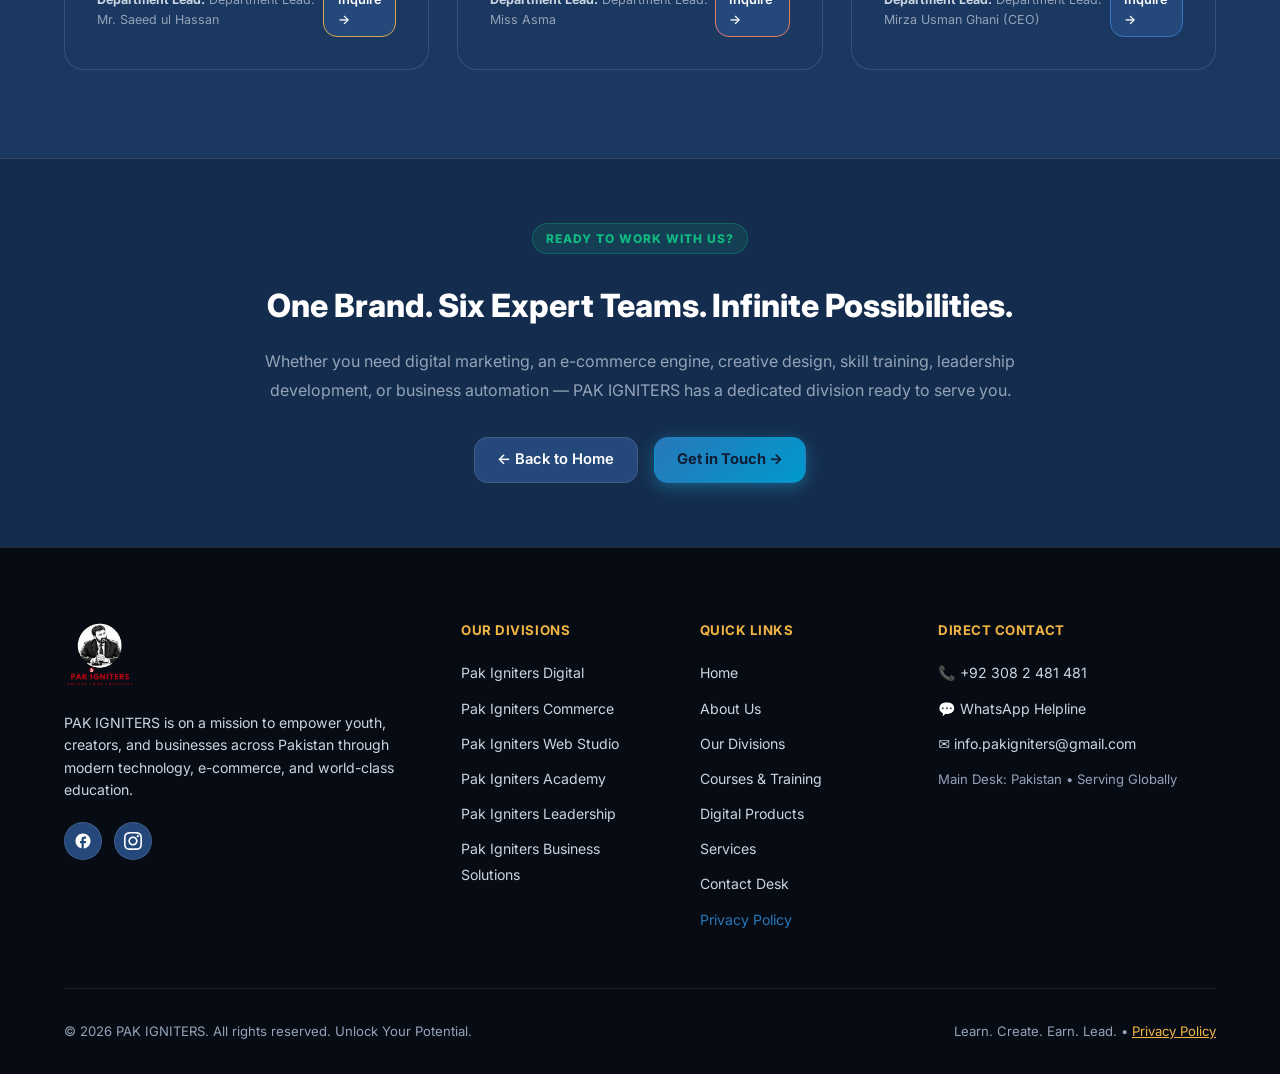
<file: divisions.html>
<!DOCTYPE html>
<html lang="en" dir="ltr">
<head>
  <meta charset="UTF-8">
  <meta name="viewport" content="width=device-width, initial-scale=1.0">
  <meta name="description" content="Explore all six specialized divisions of PAK IGNITERS — Digital, Commerce, Web Studio, Academy, Leadership, and Business Solutions. One master brand, six expert teams.">
  <title>Our Divisions | PAK IGNITERS — Six Specialized Divisions</title>

  <!-- Google Fonts: Inter, Montserrat, Outfit, Noto Nastaliq Urdu -->
  <link rel="preconnect" href="https://fonts.googleapis.com">
  <link rel="preconnect" href="https://fonts.gstatic.com" crossorigin>
  <link href="https://fonts.googleapis.com/css2?family=Inter:wght@400;500;600;700&family=Montserrat:wght@600;700;800;900&family=Noto+Nastaliq+Urdu:wght@400;700&family=Noto+Sans+Arabic:wght@400;600;700&family=Outfit:wght@600;700;800&display=swap" rel="stylesheet">

  <!-- Core Brand Stylesheets -->
  <link rel="stylesheet" href="css/style.css">
  <link rel="stylesheet" href="css/visual-editor.css">
</head>
<body>

  <!-- ========================================================================
       Sticky Site Header
       ======================================================================== -->
  <header class="site-header" id="siteHeader">
    <!-- Top Moving Announcement & Contact Bar -->
    <div class="top-announcement-bar" aria-label="Quick Contacts and Status">
      <div class="top-ticker-wrapper">
        <div class="top-ticker-track">
          <!-- Item set 1 -->
          <div class="top-ticker-item">
            <span class="top-live-badge"><span class="top-live-dot"></span> Helpline Active</span>
            <a href="tel:+923082481481" class="top-ticker-link">📞 +92 308 2 481 481</a>
            <span class="top-ticker-sep">•</span>
            <a href="https://wa.me/923082481481" target="_blank" rel="noopener noreferrer" class="top-ticker-link whatsapp">💬 WhatsApp Instant Chat</a>
            <span class="top-ticker-sep">•</span>
            <a href="mailto:info.pakigniters@gmail.com" class="top-ticker-link">✉️ info.pakigniters@gmail.com</a>
            <span class="top-ticker-sep">•</span>
            <span style="color: #F2B544; font-weight: 700;">⭐ Admissions Open for 2026 Cohorts</span>
            <span class="top-ticker-sep">•</span>
            <span style="color: #CBD5E1;">Pakistan • Serving Global Clients</span>
            <span class="top-ticker-sep">•</span>
          </div>
          <!-- Item set 2 -->
          <div class="top-ticker-item">
            <span class="top-live-badge"><span class="top-live-dot"></span> Helpline Active</span>
            <a href="tel:+923082481481" class="top-ticker-link">📞 +92 308 2 481 481</a>
            <span class="top-ticker-sep">•</span>
            <a href="https://wa.me/923082481481" target="_blank" rel="noopener noreferrer" class="top-ticker-link whatsapp">💬 WhatsApp Instant Chat</a>
            <span class="top-ticker-sep">•</span>
            <a href="mailto:info.pakigniters@gmail.com" class="top-ticker-link">✉️ info.pakigniters@gmail.com</a>
            <span class="top-ticker-sep">•</span>
            <span style="color: #F2B544; font-weight: 700;">⭐ Admissions Open for 2026 Cohorts</span>
            <span class="top-ticker-sep">•</span>
            <span style="color: #CBD5E1;">Pakistan • Serving Global Clients</span>
            <span class="top-ticker-sep">•</span>
          </div>
          <!-- Item set 3 -->
          <div class="top-ticker-item">
            <span class="top-live-badge"><span class="top-live-dot"></span> Helpline Active</span>
            <a href="tel:+923082481481" class="top-ticker-link">📞 +92 308 2 481 481</a>
            <span class="top-ticker-sep">•</span>
            <a href="https://wa.me/923082481481" target="_blank" rel="noopener noreferrer" class="top-ticker-link whatsapp">💬 WhatsApp Instant Chat</a>
            <span class="top-ticker-sep">•</span>
            <a href="mailto:info.pakigniters@gmail.com" class="top-ticker-link">✉️ info.pakigniters@gmail.com</a>
            <span class="top-ticker-sep">•</span>
            <span style="color: #F2B544; font-weight: 700;">⭐ Admissions Open for 2026 Cohorts</span>
            <span class="top-ticker-sep">•</span>
            <span style="color: #CBD5E1;">Pakistan • Serving Global Clients</span>
            <span class="top-ticker-sep">•</span>
          </div>
        </div>
      </div>
    </div>

    <!-- Main Navigation Bar -->
    <div class="nav-bar-wrapper">
      <div class="container nav-container">

        <!-- Official Logo -->
        <a href="index.html" class="brand-wrapper" aria-label="PAK IGNITERS Official Home">
          <img src="assets/images/pak-igniters-official-logo.png" alt="PAK IGNITERS - Unlock Your Potential" class="brand-official-logo">
        </a>

        <!-- Desktop Navigation Menu -->
        <ul class="nav-menu" id="navMenu">
          <li><a href="index.html" class="nav-link">Home</a></li>
          <li><a href="about.html" class="nav-link">About Us</a></li>
          <li><a href="divisions.html" class="nav-link active">Our Divisions</a></li>
          <li><a href="courses.html" class="nav-link">Courses &amp; Training</a></li>
          <li><a href="products.html" class="nav-link">Digital Products</a></li>
          <li><a href="services.html" class="nav-link">Services</a></li>
          <li><a href="contact.html" class="nav-link">Contact Us</a></li>
          <li class="mobile-drawer-cta">
            <a href="contact.html" class="btn btn-primary" style="width: 100%; text-align: center;">Get a Quote</a>
          </li>
        </ul>

        <!-- Action Items: Language Switcher & Primary CTA -->
        <div class="nav-actions">
          <!-- English | Urdu Switcher -->
          <button class="lang-toggle-btn" id="langToggleBtn" title="Switch Language / زبان تبدیل کریں" aria-label="Toggle Language">
            <svg viewBox="0 0 24 24">
              <path d="M12 2C6.48 2 2 6.48 2 12s4.48 10 10 10 10-4.48 10-10S17.52 2 12 2zm-1 17.93c-3.95-.49-7-3.85-7-7.93 0-.62.08-1.21.21-1.79L9 15v1c0 1.1.9 2 2 2v1.93zm6.9-2.54c-.26-.81-1-1.39-1.9-1.39h-1v-3c0-.55-.45-1-1-1H8v-2h2c.55 0 1-.45 1-1V7h2c1.1 0 2-.9 2-2v-.41c2.93 1.19 5 4.06 5 7.41 0 2.08-.8 3.97-2.1 5.39z"/>
            </svg>
            <span class="lang-label" data-i18n="nav.langSwitch">اردو</span>
          </button>

          <!-- Desktop CTA Button -->
          <a href="contact.html" class="btn btn-primary header-desktop-cta">Get a Quote</a>

          <!-- Mobile Drawer Toggle -->
          <button class="mobile-toggle" id="mobileMenuBtn" aria-label="Open Mobile Menu">
            <svg viewBox="0 0 24 24">
              <path d="M3 18h18v-2H3v2zm0-5h18v-2H3v2zm0-7v2h18V6H3z"/>
            </svg>
          </button>
        </div>

      </div>
    </div>
  </header>

  <!-- ========================================================================
       Moving Tagline Announcement Strip
       ======================================================================== -->
  <div class="moving-tagline-bar" aria-label="Moving Announcement">
    <div class="moving-ticker-track">
      <div class="moving-ticker-item">
        <span class="ticker-gold">Learn. Create. Earn. Lead.</span>
        <span class="ticker-dot">•</span>
        <span class="ticker-blue">Explore Our Digital Services.</span>
        <span class="ticker-dot">•</span>
        <span>Build Skills. Grow Your Business.</span>
        <span class="ticker-dot">•</span>
        <span class="ticker-gold">Discover Courses and Digital Products.</span>
        <span class="ticker-dot">•</span>
      </div>
      <div class="moving-ticker-item">
        <span class="ticker-gold">Learn. Create. Earn. Lead.</span>
        <span class="ticker-dot">•</span>
        <span class="ticker-blue">Explore Our Digital Services.</span>
        <span class="ticker-dot">•</span>
        <span>Build Skills. Grow Your Business.</span>
        <span class="ticker-dot">•</span>
        <span class="ticker-gold">Discover Courses and Digital Products.</span>
        <span class="ticker-dot">•</span>
      </div>
      <div class="moving-ticker-item">
        <span class="ticker-gold">Learn. Create. Earn. Lead.</span>
        <span class="ticker-dot">•</span>
        <span class="ticker-blue">Explore Our Digital Services.</span>
        <span class="ticker-dot">•</span>
        <span>Build Skills. Grow Your Business.</span>
        <span class="ticker-dot">•</span>
        <span class="ticker-gold">Discover Courses and Digital Products.</span>
        <span class="ticker-dot">•</span>
      </div>
    </div>
  </div>

  <main id="mainContent">

  <!-- ========================================================================
       Page Hero — Simple, Non-Full-Screen
       ======================================================================== -->
  <section style="padding: 4rem 1rem; background: var(--bg-surface); border-bottom: 1px solid var(--border-color); text-align: center;">
    <div class="container" style="max-width: 900px; margin: 0 auto;">
      <span class="section-eyebrow">STRUCTURE &amp; EXCELLENCE</span>
      <h1 style="font-size: 2.6rem; font-weight: 800; color: #FFFFFF; margin: 0.75rem 0 1rem 0; line-height: 1.2;">
        Our Six Specialized Divisions
      </h1>
      <p style="font-size: 1.05rem; line-height: 1.8; color: #94A3B8; max-width: 750px; margin: 0 auto;">
        Every division operates with dedicated specialists while remaining united under the PAK IGNITERS master brand standards.
      </p>
    </div>
  </section>

  <!-- ========================================================================
       Divisions Grid — All 6 Division Cards (Exact copy from index.html)
       ======================================================================== -->
  <section class="divisions-section" style="padding: 5.5rem 1rem; background: var(--bg-surface);">
    <div class="container">

      <div class="divisions-grid" id="divisionsContainer" style="display: grid; grid-template-columns: repeat(auto-fit, minmax(min(100%, 300px), 1fr)); gap: 1.75rem;">

        <!-- Division 01: PAK IGNITERS DIGITAL -->
        <div class="division-card" style="border-top: 4px solid #2878B9; background: var(--bg-main); padding: 2rem; border-radius: 12px; display: flex; flex-direction: column;">
          <div style="display: flex; justify-content: space-between; align-items: center; margin-bottom: 0.75rem;">
            <span style="font-size: 0.75rem; font-weight: 800; letter-spacing: 1px; color: #2878B9; text-transform: uppercase;">A PAK IGNITERS DIVISION</span>
            <span style="font-size: 0.8rem; font-weight: 700; color: rgba(255,255,255,0.4);">DIV 01</span>
          </div>
          <h3 style="font-size: 1.35rem; font-weight: 800; color: #FFFFFF; margin-bottom: 0.25rem;">PAK IGNITERS DIGITAL</h3>
          <div style="font-size: 0.88rem; font-weight: 600; color: #2878B9; margin-bottom: 0.75rem;">Digital Marketing &amp; Growth Services</div>
          <p style="font-style: italic; font-size: 0.85rem; color: #CBD5E1; margin-bottom: 1rem;">"Your Business. Our Digital Growth."</p>
          <ul style="list-style: none; padding: 0; margin: 0 0 1.5rem 0; font-size: 0.85rem; color: #94A3B8; line-height: 1.8;">
            <li>&bull; Social media strategy &amp; campaign management</li>
            <li>&bull; Meta &amp; paid ads campaign management</li>
            <li>&bull; Content calendars &amp; creative copywriting</li>
            <li>&bull; SEO &amp; website content optimization</li>
            <li>&bull; Lead funnels &amp; conversion optimization</li>
          </ul>
          <div style="margin-top: auto; padding-top: 1rem; border-top: 1px solid rgba(255,255,255,0.08); display: flex; justify-content: space-between; align-items: center; gap: 0.5rem; flex-wrap: wrap;">
            <span style="font-size: 0.78rem; color: #94A3B8;">Lead: Specialist Growth Team</span>
            <a href="contact.html" class="btn btn-secondary" style="font-size: 0.85rem;">Inquire &rarr;</a>
          </div>
        </div>

        <!-- Division 02: PAK IGNITERS COMMERCE -->
        <div class="division-card" style="border-top: 4px solid #24B47E; background: var(--bg-main); padding: 2rem; border-radius: 12px; display: flex; flex-direction: column;">
          <div style="display: flex; justify-content: space-between; align-items: center; margin-bottom: 0.75rem;">
            <span style="font-size: 0.75rem; font-weight: 800; letter-spacing: 1px; color: #24B47E; text-transform: uppercase;">A PAK IGNITERS DIVISION</span>
            <span style="font-size: 0.8rem; font-weight: 700; color: rgba(255,255,255,0.4);">DIV 02</span>
          </div>
          <h3 style="font-size: 1.35rem; font-weight: 800; color: #FFFFFF; margin-bottom: 0.25rem;">PAK IGNITERS COMMERCE</h3>
          <div style="font-size: 0.88rem; font-weight: 600; color: #24B47E; margin-bottom: 0.75rem;">E-Commerce Store &amp; Marketplace Management</div>
          <p style="font-style: italic; font-size: 0.85rem; color: #CBD5E1; margin-bottom: 1rem;">"Turn Online Stores into Growing Businesses."</p>
          <ul style="list-style: none; padding: 0; margin: 0 0 1.5rem 0; font-size: 0.85rem; color: #94A3B8; line-height: 1.8;">
            <li>&bull; Amazon, eBay, Etsy &amp; local marketplace ops</li>
            <li>&bull; Shopify &amp; WooCommerce store management</li>
            <li>&bull; Product research &amp; competitor analysis</li>
            <li>&bull; Product listing creation &amp; catalog SEO</li>
            <li>&bull; Account health monitoring &amp; reporting</li>
          </ul>
          <div style="margin-top: auto; padding-top: 1rem; border-top: 1px solid rgba(255,255,255,0.08); display: flex; justify-content: space-between; align-items: center; gap: 0.5rem; flex-wrap: wrap;">
            <span style="font-size: 0.78rem; color: #94A3B8;">Operations: Commerce Specialists</span>
            <a href="contact.html" class="btn btn-secondary" style="font-size: 0.85rem;">Inquire &rarr;</a>
          </div>
        </div>

        <!-- Division 03: PAK IGNITERS WEB STUDIO -->
        <div class="division-card" style="border-top: 4px solid #8B78E6; background: var(--bg-main); padding: 2rem; border-radius: 12px; display: flex; flex-direction: column;">
          <div style="display: flex; justify-content: space-between; align-items: center; margin-bottom: 0.75rem;">
            <span style="font-size: 0.75rem; font-weight: 800; letter-spacing: 1px; color: #8B78E6; text-transform: uppercase;">A PAK IGNITERS DIVISION</span>
            <span style="font-size: 0.8rem; font-weight: 700; color: rgba(255,255,255,0.4);">DIV 03</span>
          </div>
          <h3 style="font-size: 1.35rem; font-weight: 800; color: #FFFFFF; margin-bottom: 0.25rem;">PAK IGNITERS WEB STUDIO</h3>
          <div style="font-size: 0.88rem; font-weight: 600; color: #8B78E6; margin-bottom: 0.75rem;">Web Development &amp; Creative Production</div>
          <p style="font-style: italic; font-size: 0.85rem; color: #CBD5E1; margin-bottom: 1rem;">"Design. Develop. Deliver."</p>
          <ul style="list-style: none; padding: 0; margin: 0 0 1.5rem 0; font-size: 0.85rem; color: #94A3B8; line-height: 1.8;">
            <li>&bull; Brand identity &amp; graphic design systems</li>
            <li>&bull; Corporate websites &amp; custom landing pages</li>
            <li>&bull; WordPress, Shopify &amp; JAMStack development</li>
            <li>&bull; UI/UX wireframing &amp; interface design</li>
            <li>&bull; Short-form video editing &amp; motion graphics</li>
          </ul>
          <div style="margin-top: auto; padding-top: 1rem; border-top: 1px solid rgba(255,255,255,0.08); display: flex; justify-content: space-between; align-items: center; gap: 0.5rem; flex-wrap: wrap;">
            <span style="font-size: 0.78rem; color: #94A3B8;">Lead: Creative &amp; Tech Team</span>
            <a href="contact.html" class="btn btn-secondary" style="font-size: 0.85rem;">Inquire &rarr;</a>
          </div>
        </div>

        <!-- Division 04: PAK IGNITERS ACADEMY -->
        <div class="division-card" style="border-top: 4px solid #F2B544; background: var(--bg-main); padding: 2rem; border-radius: 12px; display: flex; flex-direction: column;">
          <div style="display: flex; justify-content: space-between; align-items: center; margin-bottom: 0.75rem;">
            <span style="font-size: 0.75rem; font-weight: 800; letter-spacing: 1px; color: #F2B544; text-transform: uppercase;">A PAK IGNITERS DIVISION</span>
            <span style="font-size: 0.8rem; font-weight: 700; color: rgba(255,255,255,0.4);">DIV 04</span>
          </div>
          <h3 style="font-size: 1.35rem; font-weight: 800; color: #FFFFFF; margin-bottom: 0.25rem;">PAK IGNITERS ACADEMY</h3>
          <div style="font-size: 0.88rem; font-weight: 600; color: #F2B544; margin-bottom: 0.75rem;">Professional Skills &amp; Career Development</div>
          <p style="font-style: italic; font-size: 0.85rem; color: #CBD5E1; margin-bottom: 1rem;">"Learn Skills. Build Your Future."</p>
          <ul style="list-style: none; padding: 0; margin: 0 0 1.5rem 0; font-size: 0.85rem; color: #94A3B8; line-height: 1.8;">
            <li>&bull; Graphic design &amp; creative software tools</li>
            <li>&bull; Digital marketing &amp; performance ads</li>
            <li>&bull; Web development &amp; modern CMS</li>
            <li>&bull; AI tools &amp; workplace productivity workflows</li>
            <li>&bull; Freelancing proposals &amp; client communication</li>
          </ul>
          <div style="margin-top: auto; padding-top: 1rem; border-top: 1px solid rgba(255,255,255,0.08); display: flex; justify-content: space-between; align-items: center; gap: 0.5rem; flex-wrap: wrap;">
            <span style="font-size: 0.78rem; color: #94A3B8;">Academy Directorate</span>
            <a href="contact.html" class="btn btn-secondary" style="font-size: 0.85rem;">Inquire &rarr;</a>
          </div>
        </div>

        <!-- Division 05: PAK IGNITERS LEADERSHIP -->
        <div class="division-card" style="border-top: 4px solid #E47B62; background: var(--bg-main); padding: 2rem; border-radius: 12px; display: flex; flex-direction: column;">
          <div style="display: flex; justify-content: space-between; align-items: center; margin-bottom: 0.75rem;">
            <span style="font-size: 0.75rem; font-weight: 800; letter-spacing: 1px; color: #E47B62; text-transform: uppercase;">A PAK IGNITERS DIVISION</span>
            <span style="font-size: 0.8rem; font-weight: 700; color: rgba(255,255,255,0.4);">DIV 05</span>
          </div>
          <h3 style="font-size: 1.35rem; font-weight: 800; color: #FFFFFF; margin-bottom: 0.25rem;">PAK IGNITERS LEADERSHIP</h3>
          <div style="font-size: 0.88rem; font-weight: 600; color: #E47B62; margin-bottom: 0.75rem;">Teacher Development, Parenting &amp; Human Growth</div>
          <p style="font-style: italic; font-size: 0.85rem; color: #CBD5E1; margin-bottom: 1rem;">"Empowering Those Who Shape the Future."</p>
          <ul style="list-style: none; padding: 0; margin: 0 0 1.5rem 0; font-size: 0.85rem; color: #94A3B8; line-height: 1.8;">
            <li>&bull; Teacher professional development &amp; modern pedagogy</li>
            <li>&bull; AI &amp; digital tools for active classrooms</li>
            <li>&bull; Positive parenting workshops &amp; youth guidance</li>
            <li>&bull; Institutional training for schools &amp; colleges</li>
            <li>&bull; Executive leadership &amp; public speaking</li>
          </ul>
          <div style="margin-top: auto; padding-top: 1rem; border-top: 1px solid rgba(255,255,255,0.08); display: flex; justify-content: space-between; align-items: center; gap: 0.5rem; flex-wrap: wrap;">
            <span style="font-size: 0.78rem; color: #94A3B8;">Patron: Mirza Usman Ghani</span>
            <a href="contact.html" class="btn btn-secondary" style="font-size: 0.85rem;">Inquire &rarr;</a>
          </div>
        </div>

        <!-- Division 06: PAK IGNITERS BUSINESS SOLUTIONS -->
        <div class="division-card" style="border-top: 4px solid #3974C6; background: var(--bg-main); padding: 2rem; border-radius: 12px; display: flex; flex-direction: column;">
          <div style="display: flex; justify-content: space-between; align-items: center; margin-bottom: 0.75rem;">
            <span style="font-size: 0.75rem; font-weight: 800; letter-spacing: 1px; color: #3974C6; text-transform: uppercase;">A PAK IGNITERS DIVISION</span>
            <span style="font-size: 0.8rem; font-weight: 700; color: rgba(255,255,255,0.4);">DIV 06</span>
          </div>
          <h3 style="font-size: 1.35rem; font-weight: 800; color: #FFFFFF; margin-bottom: 0.25rem;">PAK IGNITERS BUSINESS SOLUTIONS</h3>
          <div style="font-size: 0.88rem; font-weight: 600; color: #3974C6; margin-bottom: 0.75rem;">Business Strategy, Automation &amp; Technology</div>
          <p style="font-style: italic; font-size: 0.85rem; color: #CBD5E1; margin-bottom: 1rem;">"Smarter Systems. Better Business."</p>
          <ul style="list-style: none; padding: 0; margin: 0 0 1.5rem 0; font-size: 0.85rem; color: #94A3B8; line-height: 1.8;">
            <li>&bull; Business digitization roadmaps &amp; SOP planning</li>
            <li>&bull; CRM setup, lead tracking &amp; sales automation</li>
            <li>&bull; WhatsApp Business API &amp; customer chat funnels</li>
            <li>&bull; Workflow automation using no-code &amp; AI tools</li>
            <li>&bull; Corporate advisory &amp; team technology training</li>
          </ul>
          <div style="margin-top: auto; padding-top: 1rem; border-top: 1px solid rgba(255,255,255,0.08); display: flex; justify-content: space-between; align-items: center; gap: 0.5rem; flex-wrap: wrap;">
            <span style="font-size: 0.78rem; color: #94A3B8;">Lead: Solutions Architects</span>
            <a href="contact.html" class="btn btn-secondary" style="font-size: 0.85rem;">Inquire &rarr;</a>
          </div>
        </div>

      </div>
    </div>
  </section>

  <!-- ========================================================================
       Post-Grid CTA Section
       ======================================================================== -->
  <section style="padding: 4rem 1rem; background: var(--bg-main); border-top: 1px solid var(--border-color); text-align: center;">
    <div class="container" style="max-width: 800px; margin: 0 auto;">
      <span class="section-eyebrow">READY TO WORK WITH US?</span>
      <h2 style="font-size: 2rem; font-weight: 800; color: #FFFFFF; margin: 0.75rem 0 1rem 0;">
        One Brand. Six Expert Teams. Infinite Possibilities.
      </h2>
      <p style="font-size: 1rem; line-height: 1.8; color: #94A3B8; margin-bottom: 2rem;">
        Whether you need digital marketing, an e-commerce engine, creative design, skill training, leadership development, or business automation — PAK IGNITERS has a dedicated division ready to serve you.
      </p>
      <div style="display: flex; gap: 1rem; justify-content: center; flex-wrap: wrap;">
        <a href="index.html" class="btn btn-secondary">&larr; Back to Home</a>
        <a href="contact.html" class="btn btn-primary">Get in Touch &rarr;</a>
      </div>
    </div>
  </section>

  </main>

  <!-- ========================================================================
       AI Chatbot Floating Widget
       ======================================================================== -->
  <div class="chat-btn-container">
    <button class="chat-trigger-btn" id="chatTriggerBtn" aria-label="Open AI Assistant">
      <svg viewBox="0 0 24 24">
        <path d="M20 2H4c-1.1 0-2 .9-2 2v18l4-4h14c1.1 0 2-.9 2-2V4c0-1.1-.9-2-2-2zm0 14H6l-2 2V4h16v12z"/>
      </svg>
      <span data-i18n="chatbot.triggerTitle">Chat with AI</span>
    </button>
  </div>

  <!-- Chatbot Window -->
  <div class="chat-window" id="chatWindow" role="dialog" aria-labelledby="chatHeaderTitle">
    <div class="chat-header">
      <div class="chat-header-info">
        <div class="chat-avatar">AI</div>
        <div class="chat-title-group">
          <h4 id="chatHeaderTitle" data-i18n="chatbot.windowHeader">Igniter AI Assistant</h4>
          <div class="chat-status">
            <span class="chat-status-dot"></span>
            <span data-i18n="chatbot.onlineStatus">Online • Ready to Help</span>
          </div>
        </div>
      </div>
      <button class="chat-close-btn" id="chatCloseBtn" aria-label="Close Chat">
        <svg viewBox="0 0 24 24">
          <path d="M19 6.41L17.59 5 12 10.59 6.41 5 5 6.41 10.59 12 5 17.59 6.41 19 12 13.41 17.59 19 19 17.59 13.41 12z"/>
        </svg>
      </button>
    </div>

    <!-- Chat Messages History -->
    <div class="chat-body" id="chatMessages">
      <div class="chat-bubble bot" data-i18n="chatbot.greeting">
        Salam &amp; Welcome to PAK IGNITERS! I am your AI assistant. How can I help you explore our services, popular courses, digital products, or leadership team today?
      </div>

      <!-- Quick Suggestion Chips -->
      <div class="chat-suggestions" id="chatSuggestions">
        <button class="suggestion-chip">What courses are available?</button>
        <button class="suggestion-chip">Tell me about Digital Marketing</button>
        <button class="suggestion-chip">How does E-Commerce support work?</button>
        <button class="suggestion-chip">Who leads PAK IGNITERS?</button>
      </div>
    </div>

    <!-- Chat Footer Input -->
    <div class="chat-footer">
      <div class="chat-input-row">
        <input type="text" id="chatInput" class="chat-input" placeholder="Type your question here..." data-i18n="chatbot.inputPlaceholder">
        <button class="chat-send-btn" id="chatSendBtn" aria-label="Send Message">
          <svg viewBox="0 0 24 24">
            <path d="M2.01 21L23 12 2.01 3 2 10l15 2-15 2z"/>
          </svg>
        </button>
      </div>
    </div>
  </div>

  <!-- ========================================================================
       Site Footer
       ======================================================================== -->
  <footer class="site-footer">
    <div class="container">
      <div class="footer-grid">

        <div class="footer-col">
          <img src="assets/images/pak-igniters-official-logo.png" alt="PAK IGNITERS Logo" class="footer-brand-logo">
          <p style="font-size: 0.88rem; line-height: 1.6;" data-i18n="footer.aboutText">
            PAK IGNITERS is an integrated ecosystem dedicated to elevating Pakistan's technological, creative, and entrepreneurial talents through structured divisions, real-world execution, and collaborative mentorship.
          </p>

          <!-- Social Media Icons -->
          <div class="footer-social-row">
            <a href="https://www.facebook.com/pakigniters" target="_blank" rel="noopener noreferrer" class="social-icon-btn" aria-label="Facebook">
              <svg viewBox="0 0 24 24"><path d="M22 12c0-5.52-4.48-10-10-10S2 6.48 2 12c0 4.84 3.44 8.87 8 9.8V15H8v-3h2V9.5C10 7.57 11.57 6 13.5 6H16v3h-2c-.55 0-1 .45-1 1v2h3v3h-3v6.95c5.05-.5 9-4.76 9-9.95z"/></svg>
            </a>
            <a href="https://www.instagram.com/p/DfXXrH6FuLS/?img_index=4&obrf=MXZjNmcwbWxldjI3Ng==" target="_blank" rel="noopener noreferrer" class="social-icon-btn" aria-label="Instagram">
              <svg viewBox="0 0 24 24"><path d="M12 2.163c3.204 0 3.584.012 4.85.07 3.252.148 4.771 1.691 4.919 4.919.058 1.265.069 1.645.069 4.849 0 3.205-.012 3.584-.069 4.849-.149 3.225-1.664 4.771-4.919 4.919-1.266.058-1.644.07-4.85.07-3.204 0-3.584-.012-4.849-.07-3.26-.149-4.771-1.699-4.919-4.92-.058-1.265-.07-1.644-.07-4.849 0-3.204.013-3.583.07-4.849.149-3.227 1.664-4.771 4.919-4.919 1.266-.057 1.645-.069 4.849-.069zm0-2.163c-3.259 0-3.667.014-4.947.072-4.358.2-6.78 2.618-6.98 6.98-.059 1.281-.073 1.689-.073 4.948 0 3.259.014 3.668.072 4.948.2 4.358 2.618 6.78 6.98 6.98 1.281.058 1.689.072 4.948.072 3.259 0 3.668-.014 4.948-.072 4.354-.2 6.782-2.618 6.979-6.98.059-1.28.073-1.689.073-4.948 0-3.259-.014-3.667-.072-4.947-.196-4.354-2.617-6.78-6.979-6.98-1.281-.059-1.69-.073-4.949-.073zm0 5.838c-3.403 0-6.162 2.759-6.162 6.162s2.759 6.163 6.162 6.163 6.162-2.759 6.162-6.163c0-3.403-2.759-6.162-6.162-6.162zm0 10.162c-2.209 0-4-1.79-4-4 0-2.209 1.791-4 4-4s4 1.791 4 4c0 2.21-1.791 4-4 4zm6.406-11.845c-.796 0-1.441.645-1.441 1.44s.645 1.44 1.441 1.44c.795 0 1.439-.645 1.439-1.44s-.644-1.44-1.439-1.44z"/></svg>
            </a>
          </div>
        </div>

        <div class="footer-col">
          <h5 data-i18n="footer.divisionsHeading">Our Divisions</h5>
          <ul class="footer-links">
            <li><a href="divisions.html" class="footer-link">Pak Igniters Digital</a></li>
            <li><a href="divisions.html" class="footer-link">Pak Igniters Commerce</a></li>
            <li><a href="divisions.html" class="footer-link">Pak Igniters Web Studio</a></li>
            <li><a href="divisions.html" class="footer-link">Pak Igniters Academy</a></li>
            <li><a href="divisions.html" class="footer-link">Pak Igniters Leadership</a></li>
            <li><a href="divisions.html" class="footer-link">Pak Igniters Business Solutions</a></li>
          </ul>
        </div>

        <div class="footer-col">
          <h5 data-i18n="footer.quickLinksHeading">Quick Links</h5>
          <ul class="footer-links">
            <li><a href="index.html" class="footer-link">Home</a></li>
            <li><a href="about.html" class="footer-link">About Us</a></li>
            <li><a href="divisions.html" class="footer-link">Our Divisions</a></li>
            <li><a href="courses.html" class="footer-link">Courses &amp; Training</a></li>
            <li><a href="products.html" class="footer-link">Digital Products</a></li>
            <li><a href="services.html" class="footer-link">Services</a></li>
            <li><a href="contact.html" class="footer-link">Contact Desk</a></li>
            <li><a href="privacy.html" class="footer-link" style="color: var(--color-brand-cyan);">Privacy Policy</a></li>
          </ul>
        </div>

        <div class="footer-col">
          <h5>Direct Contact</h5>
          <ul class="footer-links">
            <li><a href="tel:+923082481481" class="footer-link">📞 +92 308 2 481 481</a></li>
            <li><a href="https://wa.me/923082481481" target="_blank" rel="noopener noreferrer" class="footer-link">💬 WhatsApp Helpline</a></li>
            <li><a href="mailto:info.pakigniters@gmail.com" class="footer-link">✉️ info.pakigniters@gmail.com</a></li>
            <li><span style="font-size: 0.82rem; color: var(--text-muted);">Main Desk: Pakistan &bull; Serving Globally</span></li>
          </ul>
        </div>

      </div>

      <div class="footer-bottom">
        <span data-i18n="footer.copyright">&copy; 2026 PAK IGNITERS. All rights reserved. Unlock Your Potential.</span>
        <span>Learn. Create. Earn. Lead. &bull; <a href="privacy.html" style="color: var(--color-brand-gold);">Privacy Policy</a></span>
      </div>
    </div>
  </footer>

  <!-- Core JavaScript Modules -->
  <script src="js/content-data.js"></script>
  <script src="js/chatbot.js"></script>
  <script src="js/app.js"></script>
  <script src="js/visual-editor.js"></script>
</body>
</html>
</file>
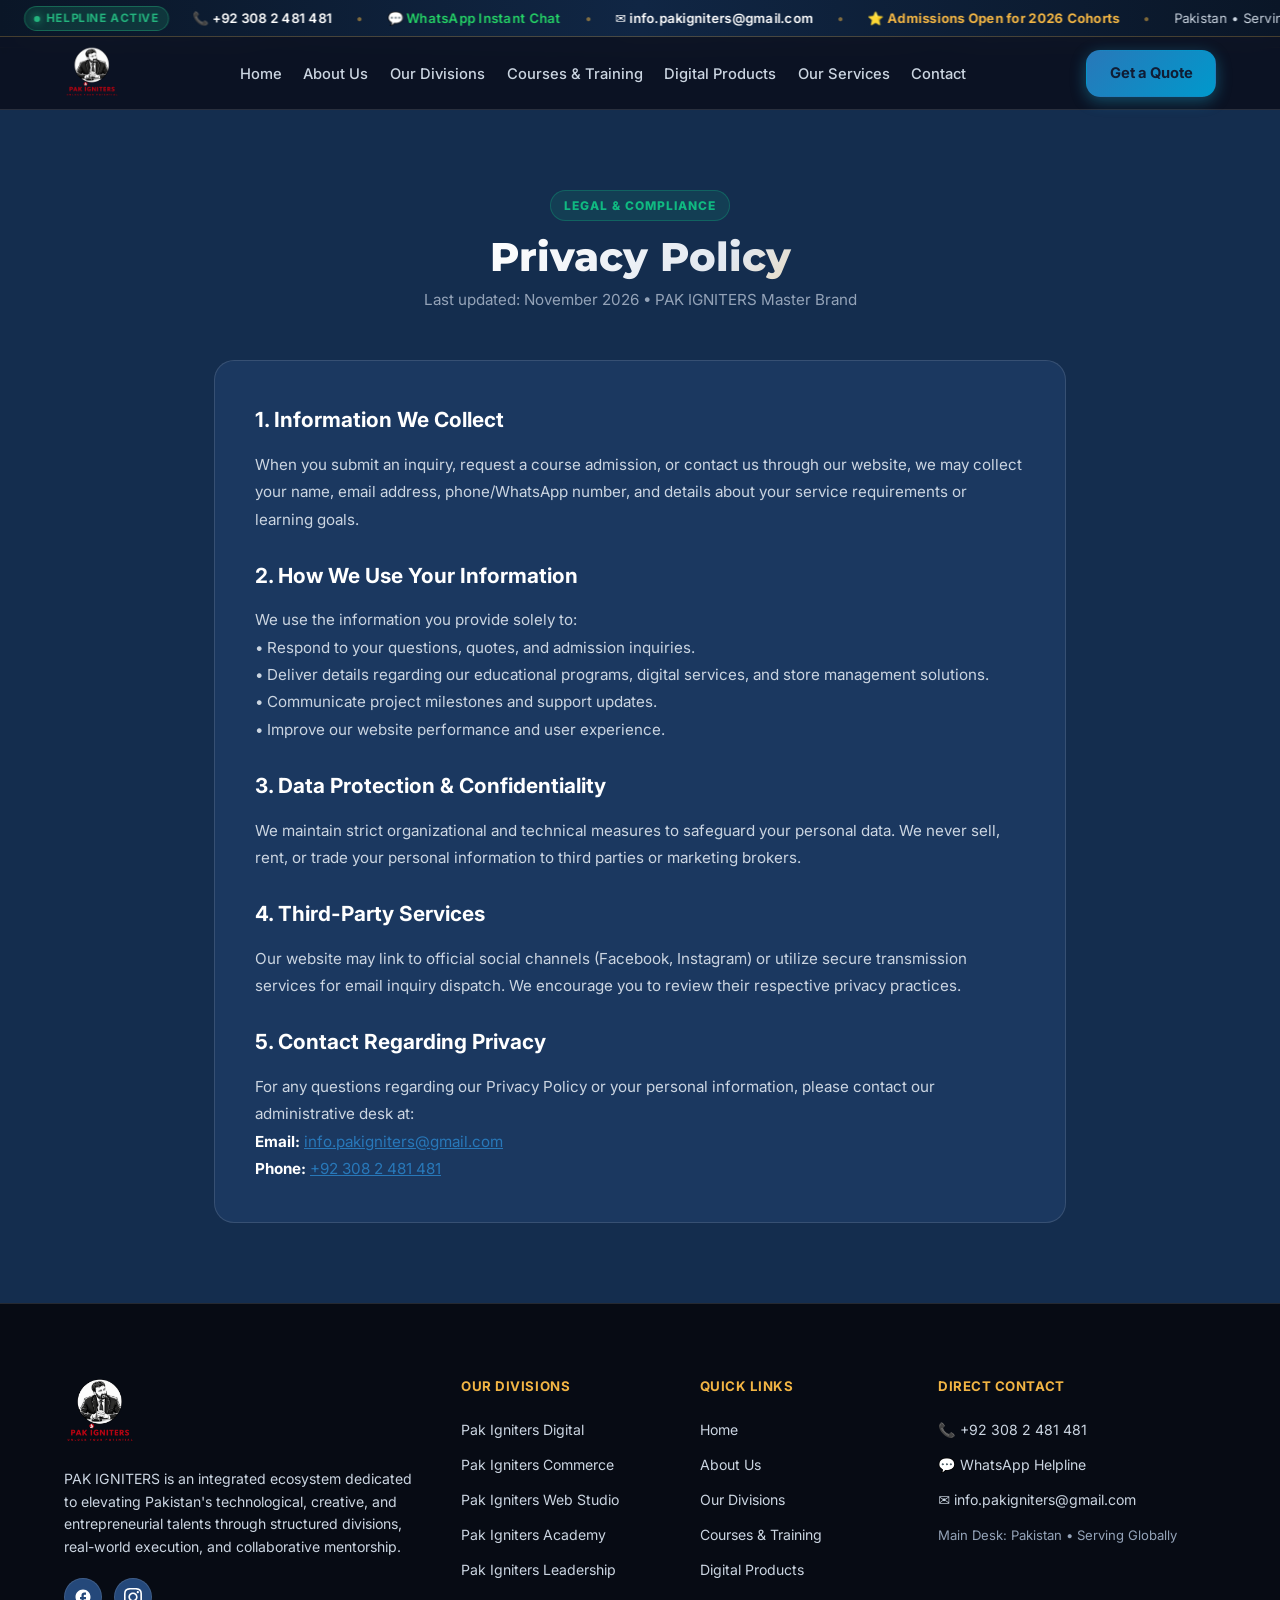
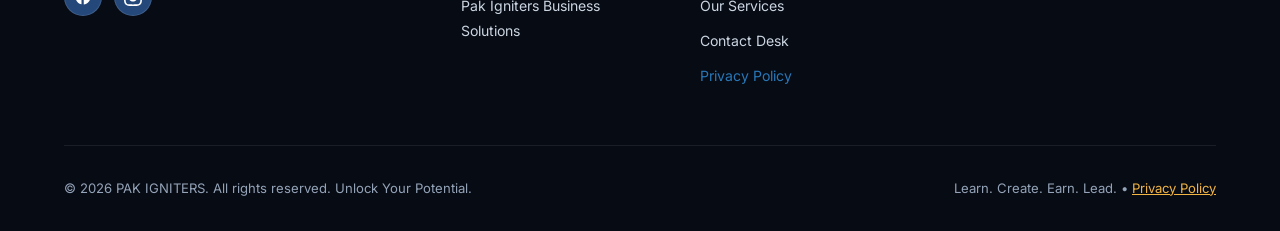
<file: privacy.html>
<!DOCTYPE html>
<html lang="en" dir="ltr">
<head>
  <meta charset="UTF-8">
  <meta name="viewport" content="width=device-width, initial-scale=1.0">
  <meta name="description" content="Privacy Policy for PAK IGNITERS - How we collect, use, and protect your information across our educational, creative, and business divisions.">
  <title>Privacy Policy | PAK IGNITERS - Unlock Your Potential</title>

  <!-- Google Fonts: Inter, Montserrat, Noto Nastaliq Urdu -->
  <link rel="preconnect" href="https://fonts.googleapis.com">
  <link rel="preconnect" href="https://fonts.gstatic.com" crossorigin>
  <link href="https://fonts.googleapis.com/css2?family=Inter:wght@400;500;600;700&family=Montserrat:wght@600;700;800;900&display=swap" rel="stylesheet">

  <link rel="stylesheet" href="css/style.css">
  <link rel="stylesheet" href="css/visual-editor.css">
  <link rel="stylesheet" href="css/odoo-studio.css">
</head>
<body>

  <!-- Site Header -->
  <header class="site-header" id="siteHeader">
    <!-- Top Moving Announcement & Contact Bar -->
    <div class="top-announcement-bar" aria-label="Quick Contacts and Status">
      <div class="top-ticker-wrapper">
        <div class="top-ticker-track">
          <!-- Item set 1 -->
          <div class="top-ticker-item">
            <span class="top-live-badge"><span class="top-live-dot"></span> Helpline Active</span>
            <a href="tel:+923082481481" class="top-ticker-link">📞 +92 308 2 481 481</a>
            <span class="top-ticker-sep">•</span>
            <a href="https://wa.me/923082481481" target="_blank" rel="noopener noreferrer" class="top-ticker-link whatsapp">💬 WhatsApp Instant Chat</a>
            <span class="top-ticker-sep">•</span>
            <a href="mailto:info.pakigniters@gmail.com" class="top-ticker-link">✉️ info.pakigniters@gmail.com</a>
            <span class="top-ticker-sep">•</span>
            <span style="color: #F2B544; font-weight: 700;">⭐ Admissions Open for 2026 Cohorts</span>
            <span class="top-ticker-sep">•</span>
            <span style="color: #CBD5E1;">Pakistan • Serving Global Clients</span>
            <span class="top-ticker-sep">•</span>
          </div>
          <!-- Item set 2 -->
          <div class="top-ticker-item">
            <span class="top-live-badge"><span class="top-live-dot"></span> Helpline Active</span>
            <a href="tel:+923082481481" class="top-ticker-link">📞 +92 308 2 481 481</a>
            <span class="top-ticker-sep">•</span>
            <a href="https://wa.me/923082481481" target="_blank" rel="noopener noreferrer" class="top-ticker-link whatsapp">💬 WhatsApp Instant Chat</a>
            <span class="top-ticker-sep">•</span>
            <a href="mailto:info.pakigniters@gmail.com" class="top-ticker-link">✉️ info.pakigniters@gmail.com</a>
            <span class="top-ticker-sep">•</span>
            <span style="color: #F2B544; font-weight: 700;">⭐ Admissions Open for 2026 Cohorts</span>
            <span class="top-ticker-sep">•</span>
            <span style="color: #CBD5E1;">Pakistan • Serving Global Clients</span>
            <span class="top-ticker-sep">•</span>
          </div>
          <!-- Item set 3 -->
          <div class="top-ticker-item">
            <span class="top-live-badge"><span class="top-live-dot"></span> Helpline Active</span>
            <a href="tel:+923082481481" class="top-ticker-link">📞 +92 308 2 481 481</a>
            <span class="top-ticker-sep">•</span>
            <a href="https://wa.me/923082481481" target="_blank" rel="noopener noreferrer" class="top-ticker-link whatsapp">💬 WhatsApp Instant Chat</a>
            <span class="top-ticker-sep">•</span>
            <a href="mailto:info.pakigniters@gmail.com" class="top-ticker-link">✉️ info.pakigniters@gmail.com</a>
            <span class="top-ticker-sep">•</span>
            <span style="color: #F2B544; font-weight: 700;">⭐ Admissions Open for 2026 Cohorts</span>
            <span class="top-ticker-sep">•</span>
            <span style="color: #CBD5E1;">Pakistan • Serving Global Clients</span>
            <span class="top-ticker-sep">•</span>
          </div>
        </div>
      </div>
    </div>

    <div class="nav-bar-wrapper">
      <div class="container nav-container">
        <a href="index.html" class="brand-wrapper" aria-label="PAK IGNITERS Home">
          <img src="assets/images/pak-igniters-official-logo.png" alt="PAK IGNITERS - Unlock Your Potential" class="brand-official-logo">
        </a>

        <ul class="nav-menu" id="navMenu">
          <li><a href="index.html" class="nav-link">Home</a></li>
          <li><a href="about.html" class="nav-link">About Us</a></li>
          <li><a href="divisions.html" class="nav-link">Our Divisions</a></li>
          <li><a href="courses.html" class="nav-link">Courses &amp; Training</a></li>
          <li><a href="products.html" class="nav-link">Digital Products</a></li>
          <li><a href="services.html" class="nav-link">Our Services</a></li>
          <li><a href="contact.html" class="nav-link">Contact</a></li>
          <li class="mobile-drawer-cta">
            <a href="contact.html" class="btn btn-primary">Get a Quote</a>
          </li>
        </ul>

        <div class="nav-actions">
          <a href="contact.html" class="btn btn-primary header-desktop-cta">Get a Quote</a>
          <button class="mobile-toggle" id="mobileMenuBtn" aria-label="Open Mobile Menu">
            <svg viewBox="0 0 24 24"><path d="M3 18h18v-2H3v2zm0-5h18v-2H3v2zm0-7v2h18V6H3z"/></svg>
          </button>
        </div>
      </div>
    </div>
  </header>

  <!-- Moving Announcement Strip -->
  <div class="moving-tagline-bar" aria-label="Announcement">
    <div class="moving-ticker-track">
      <div class="moving-ticker-item">
        <span>Learn. Create. Earn. Lead.</span>
        <span class="ticker-dot">•</span>
        <span class="ticker-blue">Explore Our Digital Services.</span>
        <span class="ticker-dot">•</span>
        <span class="ticker-gold">Build Skills. Grow Your Business.</span>
        <span class="ticker-dot">•</span>
        <span>Discover Courses and Digital Products.</span>
        <span class="ticker-dot">•</span>
      </div>
      <div class="moving-ticker-item">
        <span>Learn. Create. Earn. Lead.</span>
        <span class="ticker-dot">•</span>
        <span class="ticker-blue">Explore Our Digital Services.</span>
        <span class="ticker-dot">•</span>
        <span class="ticker-gold">Build Skills. Grow Your Business.</span>
        <span class="ticker-dot">•</span>
        <span>Discover Courses and Digital Products.</span>
        <span class="ticker-dot">•</span>
      </div>
      <div class="moving-ticker-item">
        <span>Learn. Create. Earn. Lead.</span>
        <span class="ticker-dot">•</span>
        <span class="ticker-blue">Explore Our Digital Services.</span>
        <span class="ticker-dot">•</span>
        <span class="ticker-gold">Build Skills. Grow Your Business.</span>
        <span class="ticker-dot">•</span>
        <span>Discover Courses and Digital Products.</span>
        <span class="ticker-dot">•</span>
      </div>
    </div>
  </div>

  <main id="mainContent" style="padding-top: calc(var(--header-total-height) + 2rem); padding-bottom: 5rem;">
    <div class="container" style="max-width: 900px; margin: 0 auto;">
      
      <div style="text-align: center; margin-bottom: 3rem;">
        <span class="section-eyebrow">LEGAL &amp; COMPLIANCE</span>
        <h1 class="hero-headline" style="font-size: 2.5rem; font-weight: 800; color: #FFFFFF; margin-bottom: 0.5rem;">
          Privacy Policy
        </h1>
        <p style="color: #94A3B8; font-size: 0.95rem;">
          Last updated: November 2026 &bull; PAK IGNITERS Master Brand
        </p>
      </div>

      <div style="background: var(--bg-surface); border: 1px solid var(--border-color); border-radius: var(--radius-lg); padding: 2.5rem; color: #CBD5E1; line-height: 1.8;">
        
        <h3 style="color: #FFFFFF; font-size: 1.3rem; font-weight: 700; margin-bottom: 0.75rem;">1. Information We Collect</h3>
        <p style="margin-bottom: 1.5rem; font-size: 0.95rem;">
          When you submit an inquiry, request a course admission, or contact us through our website, we may collect your name, email address, phone/WhatsApp number, and details about your service requirements or learning goals.
        </p>

        <h3 style="color: #FFFFFF; font-size: 1.3rem; font-weight: 700; margin-bottom: 0.75rem;">2. How We Use Your Information</h3>
        <p style="margin-bottom: 1.5rem; font-size: 0.95rem;">
          We use the information you provide solely to:
          <br>&bull; Respond to your questions, quotes, and admission inquiries.
          <br>&bull; Deliver details regarding our educational programs, digital services, and store management solutions.
          <br>&bull; Communicate project milestones and support updates.
          <br>&bull; Improve our website performance and user experience.
        </p>

        <h3 style="color: #FFFFFF; font-size: 1.3rem; font-weight: 700; margin-bottom: 0.75rem;">3. Data Protection &amp; Confidentiality</h3>
        <p style="margin-bottom: 1.5rem; font-size: 0.95rem;">
          We maintain strict organizational and technical measures to safeguard your personal data. We never sell, rent, or trade your personal information to third parties or marketing brokers.
        </p>

        <h3 style="color: #FFFFFF; font-size: 1.3rem; font-weight: 700; margin-bottom: 0.75rem;">4. Third-Party Services</h3>
        <p style="margin-bottom: 1.5rem; font-size: 0.95rem;">
          Our website may link to official social channels (Facebook, Instagram) or utilize secure transmission services for email inquiry dispatch. We encourage you to review their respective privacy practices.
        </p>

        <h3 style="color: #FFFFFF; font-size: 1.3rem; font-weight: 700; margin-bottom: 0.75rem;">5. Contact Regarding Privacy</h3>
        <p style="font-size: 0.95rem;">
          For any questions regarding our Privacy Policy or your personal information, please contact our administrative desk at:
          <br><strong style="color: #FFFFFF;">Email:</strong> <a href="mailto:info.pakigniters@gmail.com" style="color: var(--color-brand-cyan);">info.pakigniters@gmail.com</a>
          <br><strong style="color: #FFFFFF;">Phone:</strong> <a href="tel:+923082481481" style="color: var(--color-brand-cyan);">+92 308 2 481 481</a>
        </p>

      </div>

    </div>
  </main>

  <!-- Site Footer -->
  <footer class="site-footer odoo-section-wrapper">
    <div class="container">
      <div class="footer-grid">
        <div class="footer-col">
          <img src="assets/images/pak-igniters-official-logo.png" alt="PAK IGNITERS Logo" class="footer-brand-logo">
          <p style="font-size: 0.88rem; line-height: 1.6;">
            PAK IGNITERS is an integrated ecosystem dedicated to elevating Pakistan's technological, creative, and entrepreneurial talents through structured divisions, real-world execution, and collaborative mentorship.
          </p>
          <div class="footer-social-row">
            <a href="https://www.facebook.com/pakigniters" target="_blank" rel="noopener noreferrer" class="social-icon-btn" aria-label="Facebook">
              <svg viewBox="0 0 24 24"><path d="M22 12c0-5.52-4.48-10-10-10S2 6.48 2 12c0 4.84 3.44 8.87 8 9.8V15H8v-3h2V9.5C10 7.57 11.57 6 13.5 6H16v3h-2c-.55 0-1 .45-1 1v2h3v3h-3v6.95c5.05-.5 9-4.76 9-9.95z"/></svg>
            </a>
            <a href="https://www.instagram.com/p/DfXXrH6FuLS/?img_index=4&obrf=MXZjNmcwbWxldjI3Ng==" target="_blank" rel="noopener noreferrer" class="social-icon-btn" aria-label="Instagram">
              <svg viewBox="0 0 24 24"><path d="M12 2.163c3.204 0 3.584.012 4.85.07 3.252.148 4.771 1.691 4.919 4.919.058 1.265.069 1.645.069 4.849 0 3.205-.012 3.584-.069 4.849-.149 3.225-1.664 4.771-4.919 4.919-1.266.058-1.644.07-4.85.07-3.204 0-3.584-.012-4.849-.07-3.26-.149-4.771-1.699-4.919-4.92-.058-1.265-.07-1.644-.07-4.849 0-3.204.013-3.583.07-4.849.149-3.227 1.664-4.771 4.919-4.919 1.266-.057 1.645-.069 4.849-.069zm0-2.163c-3.259 0-3.667.014-4.947.072-4.358.2-6.78 2.618-6.98 6.98-.059 1.281-.073 1.689-.073 4.948 0 3.259.014 3.668.072 4.948.2 4.358 2.618 6.78 6.98 6.98 1.281.058 1.689.072 4.948.072 3.259 0 3.668-.014 4.948-.072 4.354-.2 6.782-2.618 6.979-6.98.059-1.28.073-1.689.073-4.948 0-3.259-.014-3.667-.072-4.947-.196-4.354-2.617-6.78-6.979-6.98-1.281-.059-1.69-.073-4.949-.073zm0 5.838c-3.403 0-6.162 2.759-6.162 6.162s2.759 6.163 6.162 6.163 6.162-2.759 6.162-6.163c0-3.403-2.759-6.162-6.162-6.162zm0 10.162c-2.209 0-4-1.79-4-4 0-2.209 1.791-4 4-4s4 1.791 4 4c0 2.21-1.791 4-4 4zm6.406-11.845c-.796 0-1.441.645-1.441 1.44s.645 1.44 1.441 1.44c.795 0 1.439-.645 1.439-1.44s-.644-1.44-1.439-1.44z"/></svg>
            </a>
          </div>
        </div>

        <div class="footer-col">
          <h5>Our Divisions</h5>
          <ul class="footer-links">
            <li><a href="divisions.html" class="footer-link">Pak Igniters Digital</a></li>
            <li><a href="divisions.html" class="footer-link">Pak Igniters Commerce</a></li>
            <li><a href="divisions.html" class="footer-link">Pak Igniters Web Studio</a></li>
            <li><a href="divisions.html" class="footer-link">Pak Igniters Academy</a></li>
            <li><a href="divisions.html" class="footer-link">Pak Igniters Leadership</a></li>
            <li><a href="divisions.html" class="footer-link">Pak Igniters Business Solutions</a></li>
          </ul>
        </div>

        <div class="footer-col">
          <h5>Quick Links</h5>
          <ul class="footer-links">
            <li><a href="index.html" class="footer-link">Home</a></li>
            <li><a href="about.html" class="footer-link">About Us</a></li>
            <li><a href="divisions.html" class="footer-link">Our Divisions</a></li>
            <li><a href="courses.html" class="footer-link">Courses &amp; Training</a></li>
            <li><a href="products.html" class="footer-link">Digital Products</a></li>
            <li><a href="services.html" class="footer-link">Our Services</a></li>
            <li><a href="contact.html" class="footer-link">Contact Desk</a></li>
            <li><a href="privacy.html" class="footer-link" style="color: var(--color-brand-cyan);">Privacy Policy</a></li>
          </ul>
        </div>

        <div class="footer-col">
          <h5>Direct Contact</h5>
          <ul class="footer-links">
            <li><a href="tel:+923082481481" class="footer-link">📞 +92 308 2 481 481</a></li>
            <li><a href="https://wa.me/923082481481" target="_blank" rel="noopener noreferrer" class="footer-link">💬 WhatsApp Helpline</a></li>
            <li><a href="mailto:info.pakigniters@gmail.com" class="footer-link">✉️ info.pakigniters@gmail.com</a></li>
            <li><span style="font-size: 0.82rem; color: var(--text-muted);">Main Desk: Pakistan &bull; Serving Globally</span></li>
          </ul>
        </div>
      </div>

      <div class="footer-bottom">
        <span>&copy; 2026 PAK IGNITERS. All rights reserved. Unlock Your Potential.</span>
        <span>Learn. Create. Earn. Lead. &bull; <a href="privacy.html" style="color: var(--color-brand-gold);">Privacy Policy</a></span>
      </div>
    </div>
  </footer>

  <script src="js/content-data.js"></script>
  <script src="js/app.js"></script>
</body>
</html>
</file>
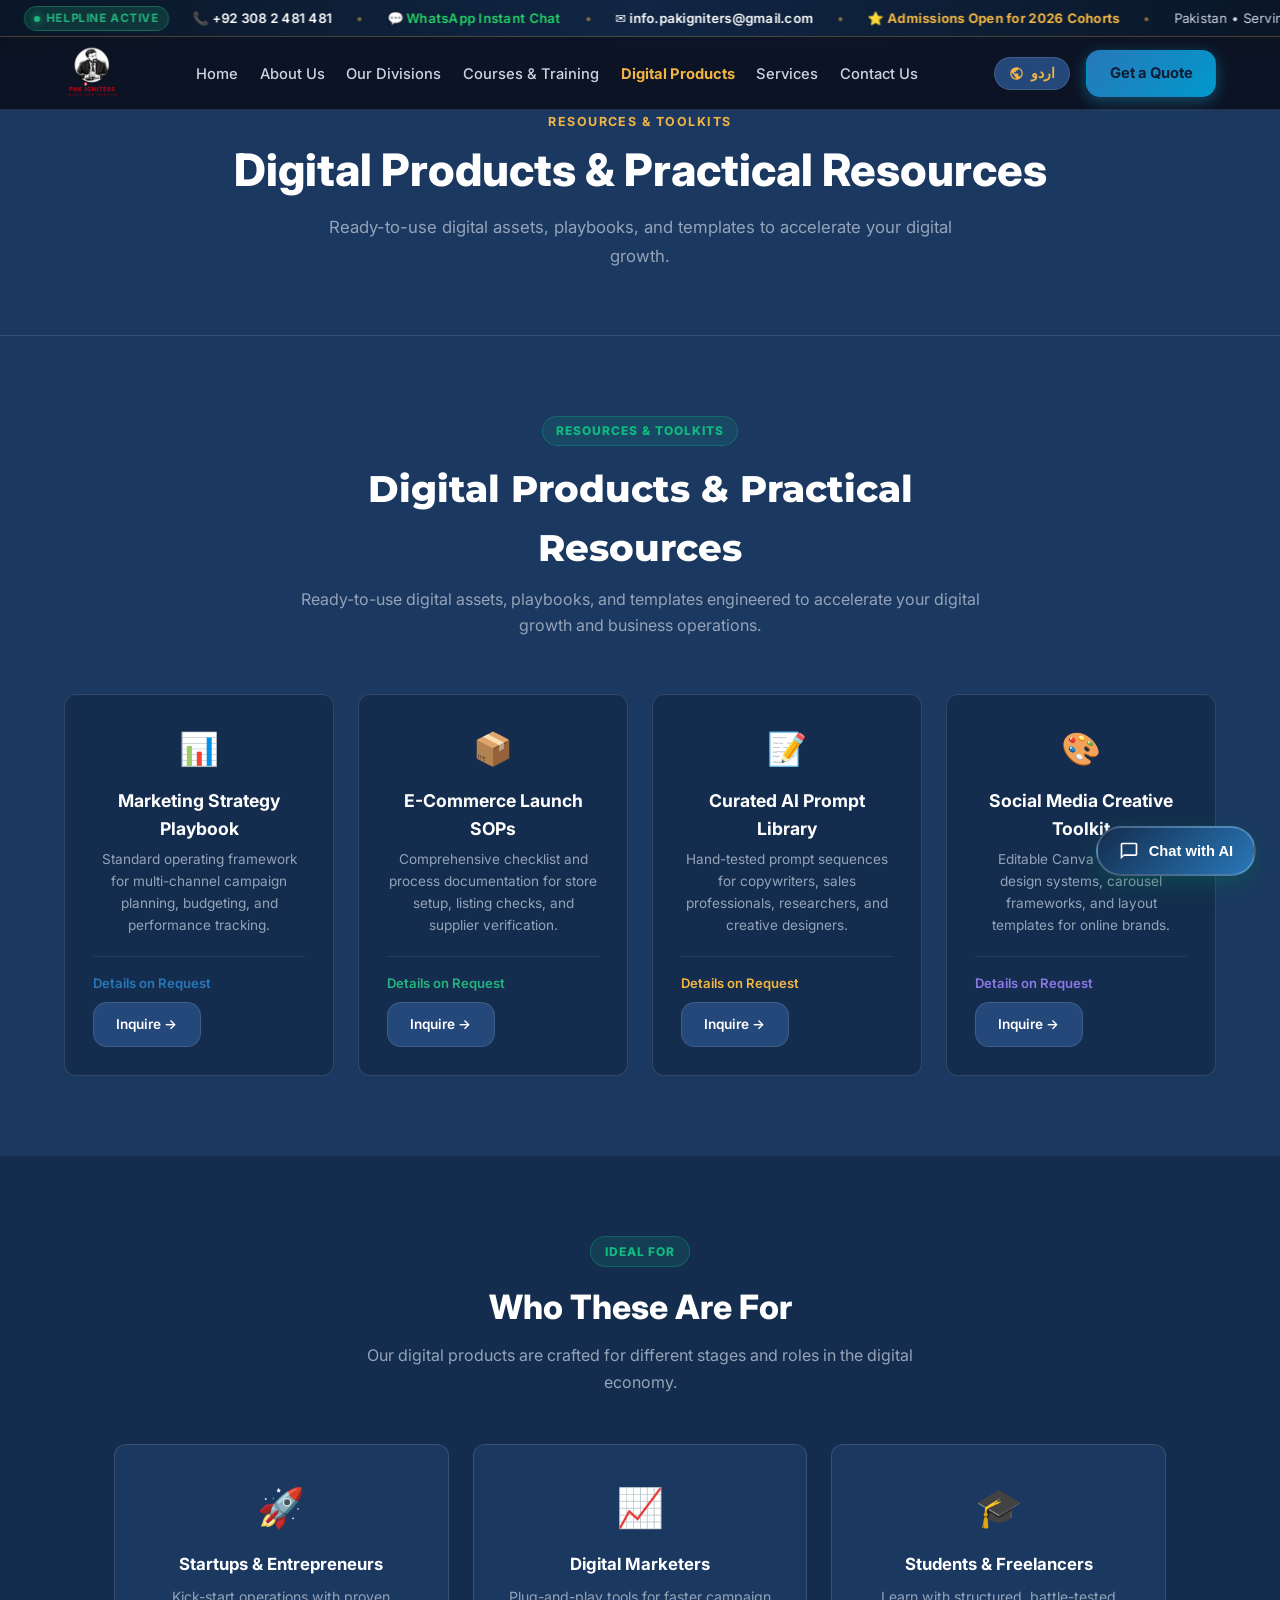
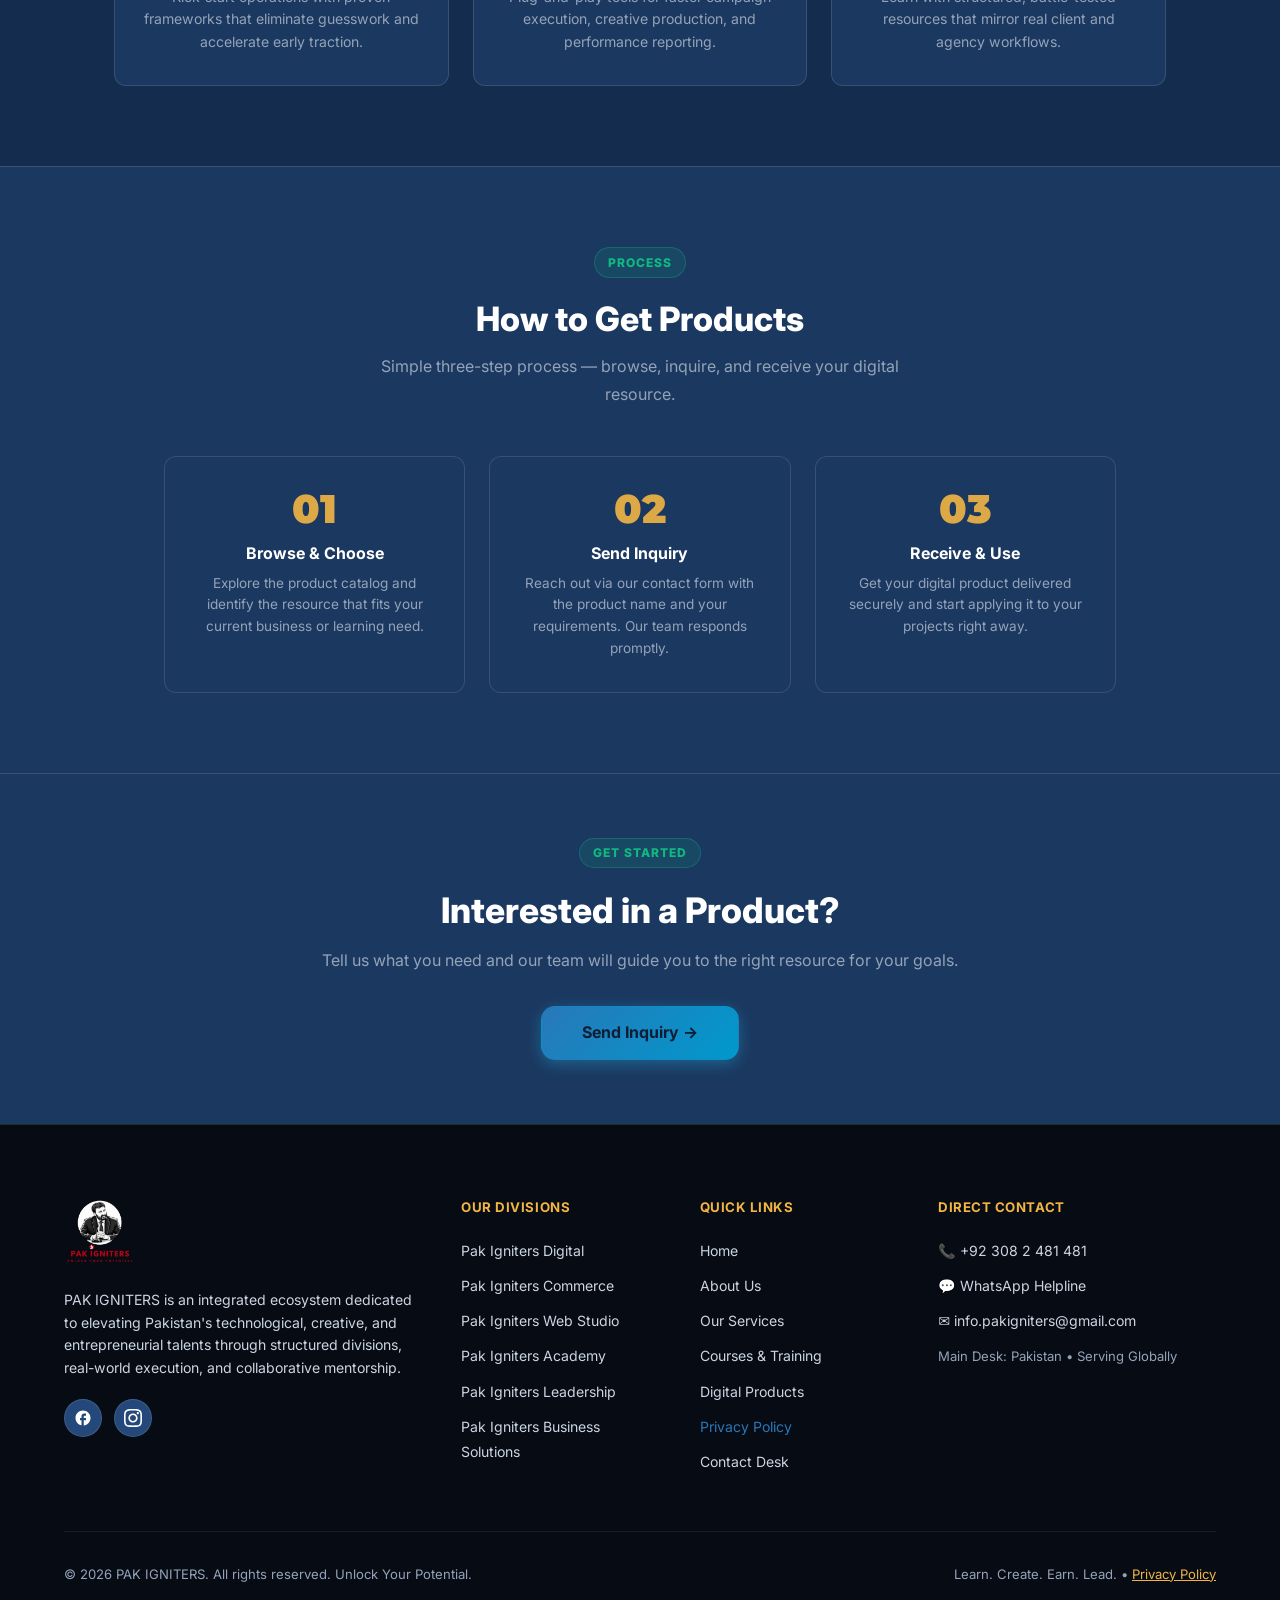
<file: products.html>
<!DOCTYPE html>
<html lang="en" dir="ltr">
<head>
  <meta charset="UTF-8">
  <meta name="viewport" content="width=device-width, initial-scale=1.0">
  <meta name="description" content="Digital Products & Practical Resources by PAK IGNITERS — Ready-to-use digital assets, playbooks, and templates to accelerate your digital growth.">
  <title>Digital Products | PAK IGNITERS — Learn. Create. Earn. Lead.</title>

  <!-- Google Fonts: Inter, Montserrat, Outfit, Noto Nastaliq Urdu -->
  <link rel="preconnect" href="https://fonts.googleapis.com">
  <link rel="preconnect" href="https://fonts.gstatic.com" crossorigin>
  <link href="https://fonts.googleapis.com/css2?family=Inter:wght@400;500;600;700&family=Montserrat:wght@600;700;800;900&family=Noto+Nastaliq+Urdu:wght@400;700&family=Noto+Sans+Arabic:wght@400;600;700&family=Outfit:wght@600;700;800&display=swap" rel="stylesheet">

  <!-- Core Brand Stylesheets -->
  <link rel="stylesheet" href="css/style.css">
  <link rel="stylesheet" href="css/visual-editor.css">

  <style>
    /* Page-specific styles */
    .page-hero {
      background: var(--bg-surface);
      padding: 4rem 1rem;
      text-align: center;
      border-bottom: 1px solid var(--border-color);
    }
    .page-hero .hero-eyebrow {
      font-size: 0.78rem;
      font-weight: 700;
      letter-spacing: 0.12em;
      color: var(--color-brand-gold);
      text-transform: uppercase;
      margin-bottom: 0.75rem;
      display: block;
    }
    .page-hero h1 {
      font-size: clamp(1.9rem, 4vw, 2.8rem);
      font-weight: 800;
      color: #FFFFFF;
      margin-bottom: 1rem;
      line-height: 1.2;
    }
    .page-hero .hero-subtitle {
      font-size: 1.05rem;
      color: #94A3B8;
      max-width: 680px;
      margin: 0 auto;
      line-height: 1.7;
    }

    /* Who These Are For cards */
    .audience-grid {
      display: grid;
      grid-template-columns: repeat(auto-fit, minmax(min(100%, 260px), 1fr));
      gap: 1.5rem;
    }
    .audience-card {
      background: var(--bg-surface);
      border: 1px solid var(--border-color);
      border-radius: 12px;
      padding: 2rem 1.5rem;
      text-align: center;
    }
    .audience-card .audience-icon {
      font-size: 2.4rem;
      margin-bottom: 0.75rem;
    }
    .audience-card h3 {
      color: #FFFFFF;
      font-size: 1.05rem;
      font-weight: 700;
      margin-bottom: 0.5rem;
    }
    .audience-card p {
      font-size: 0.88rem;
      color: #94A3B8;
      line-height: 1.6;
      margin: 0;
    }

    /* How To Get Products steps */
    .steps-row {
      display: grid;
      grid-template-columns: repeat(auto-fit, minmax(min(100%, 220px), 1fr));
      gap: 1.5rem;
      text-align: center;
    }
    .step-card {
      background: var(--bg-surface);
      border: 1px solid var(--border-color);
      border-radius: 12px;
      padding: 2rem 1.5rem;
      position: relative;
    }
    .step-number {
      font-size: 2.5rem;
      font-weight: 900;
      color: var(--color-brand-gold);
      font-family: 'Montserrat', sans-serif;
      line-height: 1;
      margin-bottom: 0.75rem;
      opacity: 0.9;
    }
    .step-card h3 {
      color: #FFFFFF;
      font-size: 1rem;
      font-weight: 700;
      margin-bottom: 0.4rem;
    }
    .step-card p {
      font-size: 0.85rem;
      color: #94A3B8;
      line-height: 1.6;
      margin: 0;
    }

    /* CTA section */
    .cta-section {
      text-align: center;
      padding: 4rem 1rem;
      background: var(--bg-surface);
      border-top: 1px solid var(--border-color);
    }
    .cta-section h2 {
      font-size: clamp(1.6rem, 3vw, 2.2rem);
      font-weight: 800;
      color: #FFFFFF;
      margin-bottom: 0.6rem;
    }
    .cta-section p {
      color: #94A3B8;
      font-size: 1rem;
      margin-bottom: 2rem;
    }
  </style>
</head>
<body>

  <!-- ========================================================================
       Sticky Site Header
       ======================================================================== -->
  <header class="site-header" id="siteHeader">
    <!-- Top Moving Announcement & Contact Bar -->
    <div class="top-announcement-bar" aria-label="Quick Contacts and Status">
      <div class="top-ticker-wrapper">
        <div class="top-ticker-track">
          <!-- Item set 1 -->
          <div class="top-ticker-item">
            <span class="top-live-badge"><span class="top-live-dot"></span> Helpline Active</span>
            <a href="tel:+923082481481" class="top-ticker-link">📞 +92 308 2 481 481</a>
            <span class="top-ticker-sep">•</span>
            <a href="https://wa.me/923082481481" target="_blank" rel="noopener noreferrer" class="top-ticker-link whatsapp">💬 WhatsApp Instant Chat</a>
            <span class="top-ticker-sep">•</span>
            <a href="mailto:info.pakigniters@gmail.com" class="top-ticker-link">✉️ info.pakigniters@gmail.com</a>
            <span class="top-ticker-sep">•</span>
            <span style="color: #F2B544; font-weight: 700;">⭐ Admissions Open for 2026 Cohorts</span>
            <span class="top-ticker-sep">•</span>
            <span style="color: #CBD5E1;">Pakistan • Serving Global Clients</span>
            <span class="top-ticker-sep">•</span>
          </div>
          <!-- Item set 2 -->
          <div class="top-ticker-item">
            <span class="top-live-badge"><span class="top-live-dot"></span> Helpline Active</span>
            <a href="tel:+923082481481" class="top-ticker-link">📞 +92 308 2 481 481</a>
            <span class="top-ticker-sep">•</span>
            <a href="https://wa.me/923082481481" target="_blank" rel="noopener noreferrer" class="top-ticker-link whatsapp">💬 WhatsApp Instant Chat</a>
            <span class="top-ticker-sep">•</span>
            <a href="mailto:info.pakigniters@gmail.com" class="top-ticker-link">✉️ info.pakigniters@gmail.com</a>
            <span class="top-ticker-sep">•</span>
            <span style="color: #F2B544; font-weight: 700;">⭐ Admissions Open for 2026 Cohorts</span>
            <span class="top-ticker-sep">•</span>
            <span style="color: #CBD5E1;">Pakistan • Serving Global Clients</span>
            <span class="top-ticker-sep">•</span>
          </div>
          <!-- Item set 3 -->
          <div class="top-ticker-item">
            <span class="top-live-badge"><span class="top-live-dot"></span> Helpline Active</span>
            <a href="tel:+923082481481" class="top-ticker-link">📞 +92 308 2 481 481</a>
            <span class="top-ticker-sep">•</span>
            <a href="https://wa.me/923082481481" target="_blank" rel="noopener noreferrer" class="top-ticker-link whatsapp">💬 WhatsApp Instant Chat</a>
            <span class="top-ticker-sep">•</span>
            <a href="mailto:info.pakigniters@gmail.com" class="top-ticker-link">✉️ info.pakigniters@gmail.com</a>
            <span class="top-ticker-sep">•</span>
            <span style="color: #F2B544; font-weight: 700;">⭐ Admissions Open for 2026 Cohorts</span>
            <span class="top-ticker-sep">•</span>
            <span style="color: #CBD5E1;">Pakistan • Serving Global Clients</span>
            <span class="top-ticker-sep">•</span>
          </div>
        </div>
      </div>
    </div>

    <!-- Main Navigation Bar -->
    <div class="nav-bar-wrapper">
      <div class="container nav-container">

        <!-- Official Logo -->
        <a href="index.html" class="brand-wrapper" aria-label="PAK IGNITERS Official Home">
          <img src="assets/images/pak-igniters-official-logo.png" alt="PAK IGNITERS - Unlock Your Potential" class="brand-official-logo">
        </a>

        <!-- Desktop Navigation Menu -->
        <ul class="nav-menu" id="navMenu">
          <li><a href="index.html" class="nav-link">Home</a></li>
          <li><a href="about.html" class="nav-link">About Us</a></li>
          <li><a href="divisions.html" class="nav-link">Our Divisions</a></li>
          <li><a href="courses.html" class="nav-link">Courses &amp; Training</a></li>
          <li><a href="products.html" class="nav-link" style="color: var(--color-brand-gold); font-weight: 700;">Digital Products</a></li>
          <li><a href="services.html" class="nav-link">Services</a></li>
          <li><a href="contact.html" class="nav-link">Contact Us</a></li>
          <li class="mobile-drawer-cta">
            <a href="contact.html" class="btn btn-primary" style="width: 100%; text-align: center;">Get a Quote</a>
          </li>
        </ul>

        <!-- Action Items -->
        <div class="nav-actions">
          <!-- Language Switcher -->
          <button class="lang-toggle-btn" id="langToggleBtn" title="Switch Language / زبان تبدیل کریں" aria-label="Toggle Language">
            <svg viewBox="0 0 24 24">
              <path d="M12 2C6.48 2 2 6.48 2 12s4.48 10 10 10 10-4.48 10-10S17.52 2 12 2zm-1 17.93c-3.95-.49-7-3.85-7-7.93 0-.62.08-1.21.21-1.79L9 15v1c0 1.1.9 2 2 2v1.93zm6.9-2.54c-.26-.81-1-1.39-1.9-1.39h-1v-3c0-.55-.45-1-1-1H8v-2h2c.55 0 1-.45 1-1V7h2c1.1 0 2-.9 2-2v-.41c2.93 1.19 5 4.06 5 7.41 0 2.08-.8 3.97-2.1 5.39z"/>
            </svg>
            <span class="lang-label">اردو</span>
          </button>

          <!-- Desktop CTA -->
          <a href="contact.html" class="btn btn-primary header-desktop-cta">Get a Quote</a>

          <!-- Mobile Toggle -->
          <button class="mobile-toggle" id="mobileMenuBtn" aria-label="Open Mobile Menu">
            <svg viewBox="0 0 24 24">
              <path d="M3 18h18v-2H3v2zm0-5h18v-2H3v2zm0-7v2h18V6H3z"/>
            </svg>
          </button>
        </div>

      </div>
    </div>
  </header>

  <!-- ========================================================================
       Moving Tagline Announcement Strip
       ======================================================================== -->
  <div class="moving-tagline-bar" aria-label="Moving Announcement">
    <div class="moving-ticker-track">
      <div class="moving-ticker-item">
        <span class="ticker-gold">Learn. Create. Earn. Lead.</span>
        <span class="ticker-dot">•</span>
        <span class="ticker-blue">Explore Our Digital Services.</span>
        <span class="ticker-dot">•</span>
        <span>Build Skills. Grow Your Business.</span>
        <span class="ticker-dot">•</span>
        <span class="ticker-gold">Discover Courses and Digital Products.</span>
        <span class="ticker-dot">•</span>
      </div>
      <div class="moving-ticker-item">
        <span class="ticker-gold">Learn. Create. Earn. Lead.</span>
        <span class="ticker-dot">•</span>
        <span class="ticker-blue">Explore Our Digital Services.</span>
        <span class="ticker-dot">•</span>
        <span>Build Skills. Grow Your Business.</span>
        <span class="ticker-dot">•</span>
        <span class="ticker-gold">Discover Courses and Digital Products.</span>
        <span class="ticker-dot">•</span>
      </div>
      <div class="moving-ticker-item">
        <span class="ticker-gold">Learn. Create. Earn. Lead.</span>
        <span class="ticker-dot">•</span>
        <span class="ticker-blue">Explore Our Digital Services.</span>
        <span class="ticker-dot">•</span>
        <span>Build Skills. Grow Your Business.</span>
        <span class="ticker-dot">•</span>
        <span class="ticker-gold">Discover Courses and Digital Products.</span>
        <span class="ticker-dot">•</span>
      </div>
    </div>
  </div>

  <main id="mainContent">

    <!-- ========================================================================
         PAGE HERO
         ======================================================================== -->
    <section class="page-hero">
      <span class="hero-eyebrow">RESOURCES &amp; TOOLKITS</span>
      <h1>Digital Products &amp; Practical Resources</h1>
      <p class="hero-subtitle">Ready-to-use digital assets, playbooks, and templates to accelerate your digital growth.</p>
    </section>

    <!-- ========================================================================
         PRODUCTS SECTION — 4 Product Cards (copied from index.html lines 520-565)
         ======================================================================== -->
    <section class="odoo-section-wrapper" id="products" style="padding: 5rem 1rem; background: var(--bg-surface);">
      <div class="container" style="max-width: 1200px; margin: 0 auto;">

        <div class="section-header" style="text-align: center; margin-bottom: 3.5rem;">
          <span class="section-eyebrow">RESOURCES &amp; TOOLKITS</span>
          <h2 class="section-title odoo-editable" style="font-size: 2.3rem; font-weight: 800; color: #FFFFFF; margin-bottom: 0.6rem;">
            Digital Products &amp; Practical Resources
          </h2>
          <p class="section-subtitle odoo-editable" style="color: #94A3B8; max-width: 750px; margin: 0 auto;">
            Ready-to-use digital assets, playbooks, and templates engineered to accelerate your digital growth and business operations.
          </p>
        </div>

        <div class="products-grid" style="display: grid; grid-template-columns: repeat(auto-fit, minmax(min(100%, 250px), 1fr)); gap: 1.5rem;">

          <!-- Product 1 -->
          <div class="product-card" style="background: var(--bg-main); border: 1px solid var(--border-color); padding: 1.75rem; border-radius: 12px; display: flex; flex-direction: column;">
            <div style="font-size: 2rem; margin-bottom: 0.75rem;">📊</div>
            <h3 class="product-title odoo-editable" style="color: #FFFFFF; font-size: 1.1rem; font-weight: 700; margin-bottom: 0.4rem;">Marketing Strategy Playbook</h3>
            <p style="font-size: 0.85rem; color: #94A3B8; line-height: 1.6; margin-bottom: 1.25rem;">Standard operating framework for multi-channel campaign planning, budgeting, and performance tracking.</p>
            <div style="margin-top: auto; padding-top: 1rem; border-top: 1px solid rgba(255,255,255,0.08); display: flex; justify-content: space-between; align-items: center; gap: 0.5rem; flex-wrap: wrap;">
              <span style="font-size: 0.82rem; color: var(--color-brand-cyan); font-weight: 600;">Details on Request</span>
              <a href="contact.html" class="btn btn-secondary" style="font-size: 0.85rem;">Inquire &rarr;</a>
            </div>
          </div>

          <!-- Product 2 -->
          <div class="product-card" style="background: var(--bg-main); border: 1px solid var(--border-color); padding: 1.75rem; border-radius: 12px; display: flex; flex-direction: column;">
            <div style="font-size: 2rem; margin-bottom: 0.75rem;">📦</div>
            <h3 class="product-title odoo-editable" style="color: #FFFFFF; font-size: 1.1rem; font-weight: 700; margin-bottom: 0.4rem;">E-Commerce Launch SOPs</h3>
            <p style="font-size: 0.85rem; color: #94A3B8; line-height: 1.6; margin-bottom: 1.25rem;">Comprehensive checklist and process documentation for store setup, listing checks, and supplier verification.</p>
            <div style="margin-top: auto; padding-top: 1rem; border-top: 1px solid rgba(255,255,255,0.08); display: flex; justify-content: space-between; align-items: center; gap: 0.5rem; flex-wrap: wrap;">
              <span style="font-size: 0.82rem; color: #24B47E; font-weight: 600;">Details on Request</span>
              <a href="contact.html" class="btn btn-secondary" style="font-size: 0.85rem;">Inquire &rarr;</a>
            </div>
          </div>

          <!-- Product 3 -->
          <div class="product-card" style="background: var(--bg-main); border: 1px solid var(--border-color); padding: 1.75rem; border-radius: 12px; display: flex; flex-direction: column;">
            <div style="font-size: 2rem; margin-bottom: 0.75rem;">📝</div>
            <h3 class="product-title odoo-editable" style="color: #FFFFFF; font-size: 1.1rem; font-weight: 700; margin-bottom: 0.4rem;">Curated AI Prompt Library</h3>
            <p style="font-size: 0.85rem; color: #94A3B8; line-height: 1.6; margin-bottom: 1.25rem;">Hand-tested prompt sequences for copywriters, sales professionals, researchers, and creative designers.</p>
            <div style="margin-top: auto; padding-top: 1rem; border-top: 1px solid rgba(255,255,255,0.08); display: flex; justify-content: space-between; align-items: center; gap: 0.5rem; flex-wrap: wrap;">
              <span style="font-size: 0.82rem; color: var(--color-brand-gold); font-weight: 600;">Details on Request</span>
              <a href="contact.html" class="btn btn-secondary" style="font-size: 0.85rem;">Inquire &rarr;</a>
            </div>
          </div>

          <!-- Product 4 -->
          <div class="product-card" style="background: var(--bg-main); border: 1px solid var(--border-color); padding: 1.75rem; border-radius: 12px; display: flex; flex-direction: column;">
            <div style="font-size: 2rem; margin-bottom: 0.75rem;">🎨</div>
            <h3 class="product-title odoo-editable" style="color: #FFFFFF; font-size: 1.1rem; font-weight: 700; margin-bottom: 0.4rem;">Social Media Creative Toolkit</h3>
            <p style="font-size: 0.85rem; color: #94A3B8; line-height: 1.6; margin-bottom: 1.25rem;">Editable Canva and Figma design systems, carousel frameworks, and layout templates for online brands.</p>
            <div style="margin-top: auto; padding-top: 1rem; border-top: 1px solid rgba(255,255,255,0.08); display: flex; justify-content: space-between; align-items: center; gap: 0.5rem; flex-wrap: wrap;">
              <span style="font-size: 0.82rem; color: #8B78E6; font-weight: 600;">Details on Request</span>
              <a href="contact.html" class="btn btn-secondary" style="font-size: 0.85rem;">Inquire &rarr;</a>
            </div>
          </div>

        </div>
      </div>
    </section>

    <!-- ========================================================================
         WHO THESE ARE FOR — 3 Audience Cards
         ======================================================================== -->
    <section class="odoo-section-wrapper" id="audience" style="padding: 5rem 1rem; background: var(--bg-main);">
      <div class="container" style="max-width: 1100px; margin: 0 auto;">

        <div style="text-align: center; margin-bottom: 3rem;">
          <span class="section-eyebrow">IDEAL FOR</span>
          <h2 style="font-size: 2.1rem; font-weight: 800; color: #FFFFFF; margin-bottom: 0.5rem;">Who These Are For</h2>
          <p style="color: #94A3B8; max-width: 600px; margin: 0 auto; font-size: 1rem; line-height: 1.7;">Our digital products are crafted for different stages and roles in the digital economy.</p>
        </div>

        <div class="audience-grid">

          <div class="audience-card">
            <div class="audience-icon">🚀</div>
            <h3>Startups &amp; Entrepreneurs</h3>
            <p>Kick-start operations with proven frameworks that eliminate guesswork and accelerate early traction.</p>
          </div>

          <div class="audience-card">
            <div class="audience-icon">📈</div>
            <h3>Digital Marketers</h3>
            <p>Plug-and-play tools for faster campaign execution, creative production, and performance reporting.</p>
          </div>

          <div class="audience-card">
            <div class="audience-icon">🎓</div>
            <h3>Students &amp; Freelancers</h3>
            <p>Learn with structured, battle-tested resources that mirror real client and agency workflows.</p>
          </div>

        </div>
      </div>
    </section>

    <!-- ========================================================================
         HOW TO GET PRODUCTS — 3 Steps
         ======================================================================== -->
    <section class="odoo-section-wrapper" id="how-to-get" style="padding: 5rem 1rem; background: var(--bg-surface); border-top: 1px solid var(--border-color);">
      <div class="container" style="max-width: 1000px; margin: 0 auto;">

        <div style="text-align: center; margin-bottom: 3rem;">
          <span class="section-eyebrow">PROCESS</span>
          <h2 style="font-size: 2.1rem; font-weight: 800; color: #FFFFFF; margin-bottom: 0.5rem;">How to Get Products</h2>
          <p style="color: #94A3B8; max-width: 580px; margin: 0 auto; font-size: 1rem; line-height: 1.7;">Simple three-step process — browse, inquire, and receive your digital resource.</p>
        </div>

        <div class="steps-row">

          <div class="step-card">
            <div class="step-number">01</div>
            <h3>Browse &amp; Choose</h3>
            <p>Explore the product catalog and identify the resource that fits your current business or learning need.</p>
          </div>

          <div class="step-card">
            <div class="step-number">02</div>
            <h3>Send Inquiry</h3>
            <p>Reach out via our contact form with the product name and your requirements. Our team responds promptly.</p>
          </div>

          <div class="step-card">
            <div class="step-number">03</div>
            <h3>Receive &amp; Use</h3>
            <p>Get your digital product delivered securely and start applying it to your projects right away.</p>
          </div>

        </div>
      </div>
    </section>

    <!-- ========================================================================
         CTA — Interested in a Product?
         ======================================================================== -->
    <section class="cta-section">
      <div class="container" style="max-width: 700px; margin: 0 auto;">
        <span class="section-eyebrow">GET STARTED</span>
        <h2>Interested in a Product?</h2>
        <p>Tell us what you need and our team will guide you to the right resource for your goals.</p>
        <a href="contact.html" class="btn btn-primary" style="font-size: 1rem; padding: 0.85rem 2.5rem;">Send Inquiry &rarr;</a>
      </div>
    </section>

  </main>

  <!-- ========================================================================
       AI Chatbot Floating Widget
       ======================================================================== -->
  <div class="chat-btn-container">
    <button class="chat-trigger-btn" id="chatTriggerBtn" aria-label="Open AI Assistant">
      <svg viewBox="0 0 24 24">
        <path d="M20 2H4c-1.1 0-2 .9-2 2v18l4-4h14c1.1 0 2-.9 2-2V4c0-1.1-.9-2-2-2zm0 14H6l-2 2V4h16v12z"/>
      </svg>
      <span>Chat with AI</span>
    </button>
  </div>

  <!-- Chatbot Window -->
  <div class="chat-window" id="chatWindow" role="dialog" aria-labelledby="chatHeaderTitle">
    <div class="chat-header">
      <div class="chat-header-info">
        <div class="chat-avatar">AI</div>
        <div class="chat-title-group">
          <h4 id="chatHeaderTitle">Igniter AI Assistant</h4>
          <div class="chat-status">
            <span class="chat-status-dot"></span>
            <span>Online • Ready to Help</span>
          </div>
        </div>
      </div>
      <button class="chat-close-btn" id="chatCloseBtn" aria-label="Close Chat">
        <svg viewBox="0 0 24 24">
          <path d="M19 6.41L17.59 5 12 10.59 6.41 5 5 6.41 10.59 12 5 17.59 6.41 19 12 13.41 17.59 19 19 17.59 13.41 12z"/>
        </svg>
      </button>
    </div>

    <!-- Chat Messages History -->
    <div class="chat-body" id="chatMessages">
      <div class="chat-bubble bot">
        Salam &amp; Welcome to PAK IGNITERS! I am your AI assistant. How can I help you explore our digital products, courses, or services today?
      </div>

      <!-- Quick Suggestion Chips -->
      <div class="chat-suggestions" id="chatSuggestions">
        <button class="suggestion-chip">What digital products are available?</button>
        <button class="suggestion-chip">How do I get a product?</button>
        <button class="suggestion-chip">Tell me about the AI Prompt Library</button>
        <button class="suggestion-chip">How can I contact PAK IGNITERS?</button>
      </div>
    </div>

    <!-- Chat Footer Input -->
    <div class="chat-footer">
      <div class="chat-input-row">
        <input type="text" id="chatInput" class="chat-input" placeholder="Type your question here...">
        <button class="chat-send-btn" id="chatSendBtn" aria-label="Send Message">
          <svg viewBox="0 0 24 24">
            <path d="M2.01 21L23 12 2.01 3 2 10l15 2-15 2z"/>
          </svg>
        </button>
      </div>
    </div>
  </div>

  <!-- ========================================================================
       Site Footer
       ======================================================================== -->
  <footer class="site-footer odoo-section-wrapper">
    <div class="container">
      <div class="footer-grid">

        <div class="footer-col">
          <img src="assets/images/pak-igniters-official-logo.png" alt="PAK IGNITERS Logo" class="footer-brand-logo">
          <p style="font-size: 0.88rem; line-height: 1.6;">
            PAK IGNITERS is an integrated ecosystem dedicated to elevating Pakistan's technological, creative, and entrepreneurial talents through structured divisions, real-world execution, and collaborative mentorship.
          </p>

          <!-- Official Social Media Icons -->
          <div class="footer-social-row">
            <a href="https://www.facebook.com/pakigniters" target="_blank" rel="noopener noreferrer" class="social-icon-btn" aria-label="Facebook">
              <svg viewBox="0 0 24 24"><path d="M22 12c0-5.52-4.48-10-10-10S2 6.48 2 12c0 4.84 3.44 8.87 8 9.8V15H8v-3h2V9.5C10 7.57 11.57 6 13.5 6H16v3h-2c-.55 0-1 .45-1 1v2h3v3h-3v6.95c5.05-.5 9-4.76 9-9.95z"/></svg>
            </a>
            <a href="https://www.instagram.com/p/DfXXrH6FuLS/?img_index=4&obrf=MXZjNmcwbWxldjI3Ng==" target="_blank" rel="noopener noreferrer" class="social-icon-btn" aria-label="Instagram">
              <svg viewBox="0 0 24 24"><path d="M12 2.163c3.204 0 3.584.012 4.85.07 3.252.148 4.771 1.691 4.919 4.919.058 1.265.069 1.645.069 4.849 0 3.205-.012 3.584-.069 4.849-.149 3.225-1.664 4.771-4.919 4.919-1.266.058-1.644.07-4.85.07-3.204 0-3.584-.012-4.849-.07-3.26-.149-4.771-1.699-4.919-4.92-.058-1.265-.07-1.644-.07-4.849 0-3.204.013-3.583.07-4.849.149-3.227 1.664-4.771 4.919-4.919 1.266-.057 1.645-.069 4.849-.069zm0-2.163c-3.259 0-3.667.014-4.947.072-4.358.2-6.78 2.618-6.98 6.98-.059 1.281-.073 1.689-.073 4.948 0 3.259.014 3.668.072 4.948.2 4.358 2.618 6.78 6.98 6.98 1.281.058 1.689.072 4.948.072 3.259 0 3.668-.014 4.948-.072 4.354-.2 6.782-2.618 6.979-6.98.059-1.28.073-1.689.073-4.948 0-3.259-.014-3.667-.072-4.947-.196-4.354-2.617-6.78-6.979-6.98-1.281-.059-1.69-.073-4.949-.073zm0 5.838c-3.403 0-6.162 2.759-6.162 6.162s2.759 6.163 6.162 6.163 6.162-2.759 6.162-6.163c0-3.403-2.759-6.162-6.162-6.162zm0 10.162c-2.209 0-4-1.79-4-4 0-2.209 1.791-4 4-4s4 1.791 4 4c0 2.21-1.791 4-4 4zm6.406-11.845c-.796 0-1.441.645-1.441 1.44s.645 1.44 1.441 1.44c.795 0 1.439-.645 1.439-1.44s-.644-1.44-1.439-1.44z"/></svg>
            </a>
          </div>
        </div>

        <div class="footer-col">
          <h5>Our Divisions</h5>
          <ul class="footer-links">
            <li><a href="divisions.html" class="footer-link">Pak Igniters Digital</a></li>
            <li><a href="divisions.html" class="footer-link">Pak Igniters Commerce</a></li>
            <li><a href="divisions.html" class="footer-link">Pak Igniters Web Studio</a></li>
            <li><a href="divisions.html" class="footer-link">Pak Igniters Academy</a></li>
            <li><a href="divisions.html" class="footer-link">Pak Igniters Leadership</a></li>
            <li><a href="divisions.html" class="footer-link">Pak Igniters Business Solutions</a></li>
          </ul>
        </div>

        <div class="footer-col">
          <h5>Quick Links</h5>
          <ul class="footer-links">
            <li><a href="index.html" class="footer-link">Home</a></li>
            <li><a href="about.html" class="footer-link">About Us</a></li>
            <li><a href="services.html" class="footer-link">Our Services</a></li>
            <li><a href="courses.html" class="footer-link">Courses &amp; Training</a></li>
            <li><a href="products.html" class="footer-link">Digital Products</a></li>
            <li><a href="privacy.html" class="footer-link" style="color: var(--color-brand-cyan);">Privacy Policy</a></li>
            <li><a href="contact.html" class="footer-link">Contact Desk</a></li>
          </ul>
        </div>

        <div class="footer-col">
          <h5>Direct Contact</h5>
          <ul class="footer-links">
            <li><a href="tel:+923082481481" class="footer-link">📞 +92 308 2 481 481</a></li>
            <li><a href="https://wa.me/923082481481" target="_blank" rel="noopener noreferrer" class="footer-link">💬 WhatsApp Helpline</a></li>
            <li><a href="mailto:info.pakigniters@gmail.com" class="footer-link">✉️ info.pakigniters@gmail.com</a></li>
            <li><span style="font-size: 0.82rem; color: var(--text-muted);">Main Desk: Pakistan &bull; Serving Globally</span></li>
          </ul>
        </div>

      </div>

      <div class="footer-bottom">
        <span>&copy; 2026 PAK IGNITERS. All rights reserved. Unlock Your Potential.</span>
        <span>Learn. Create. Earn. Lead. &bull; <a href="privacy.html" style="color: var(--color-brand-gold);">Privacy Policy</a></span>
      </div>
    </div>
  </footer>

  <!-- Core JavaScript Modules -->
  <script src="js/content-data.js"></script>
  <script src="js/chatbot.js"></script>
  <script src="js/app.js"></script>
  <script src="js/visual-editor.js"></script>

</body>
</html>
</file>
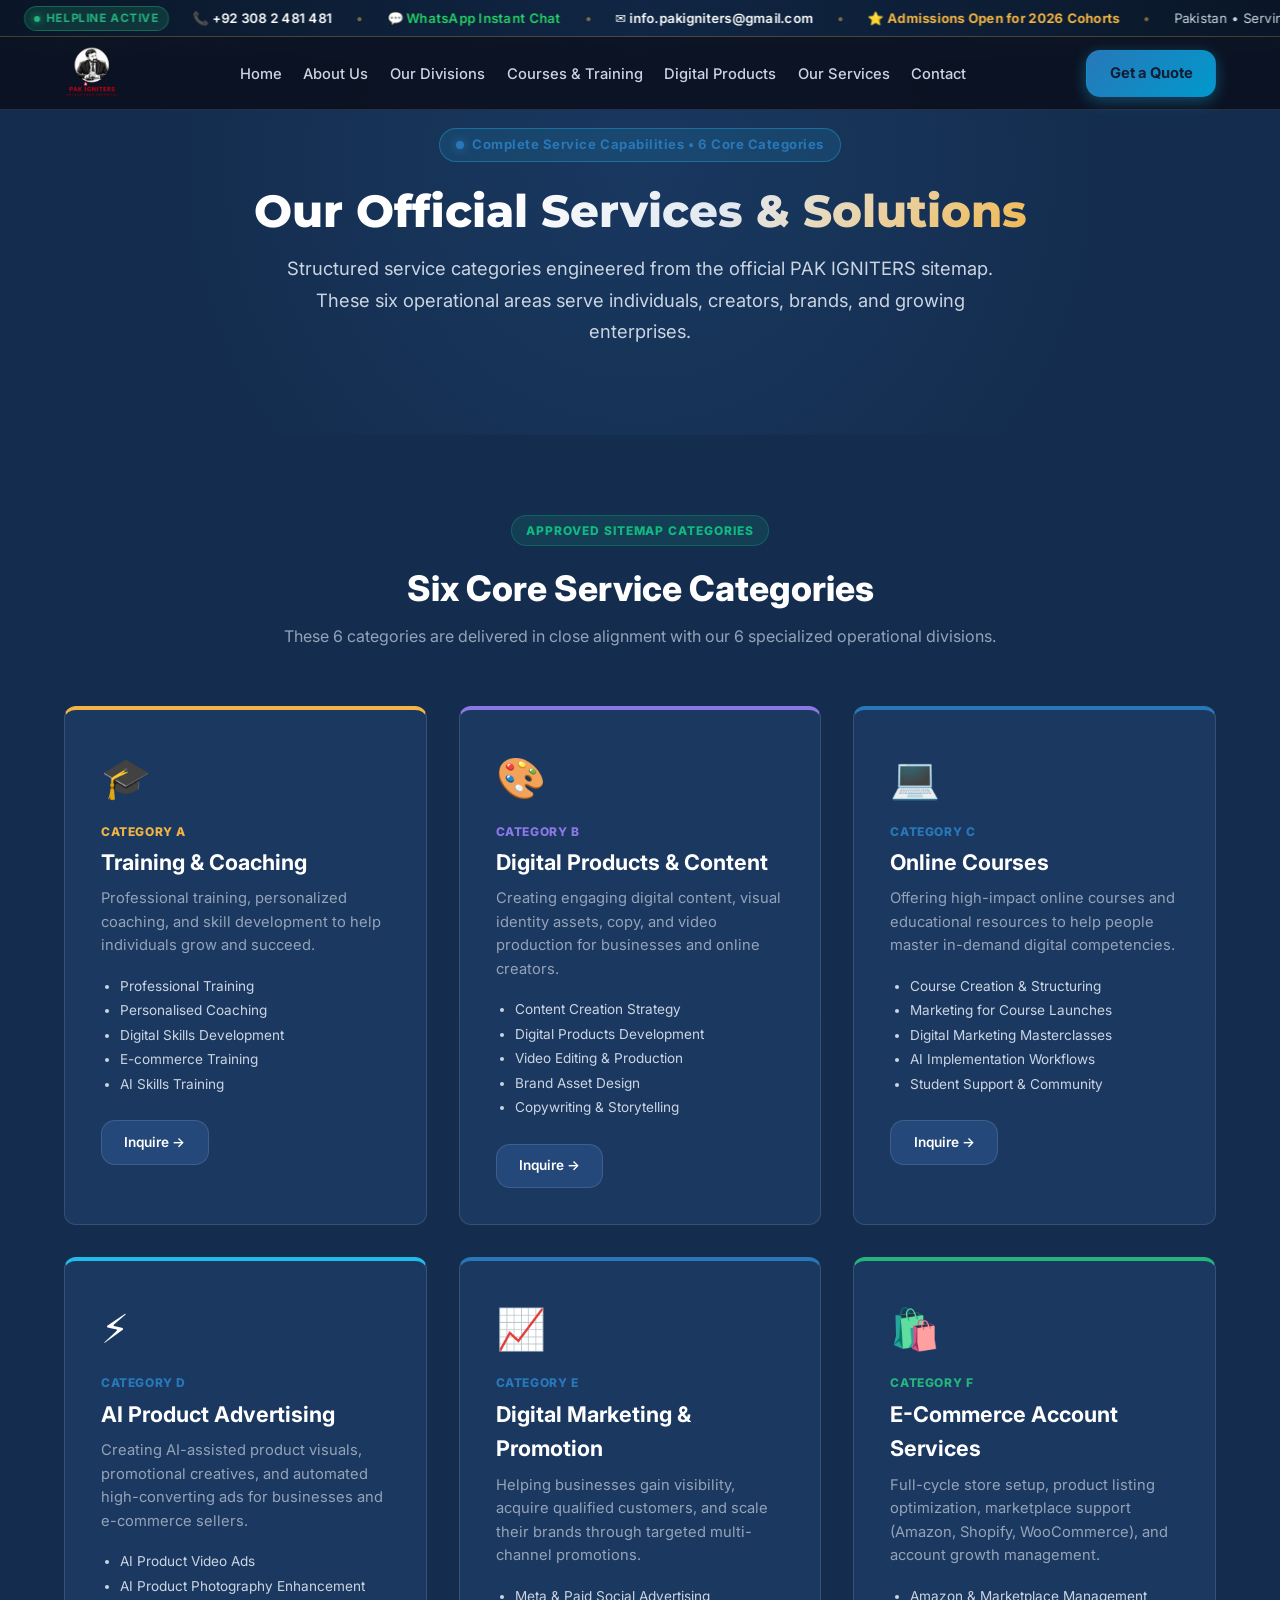
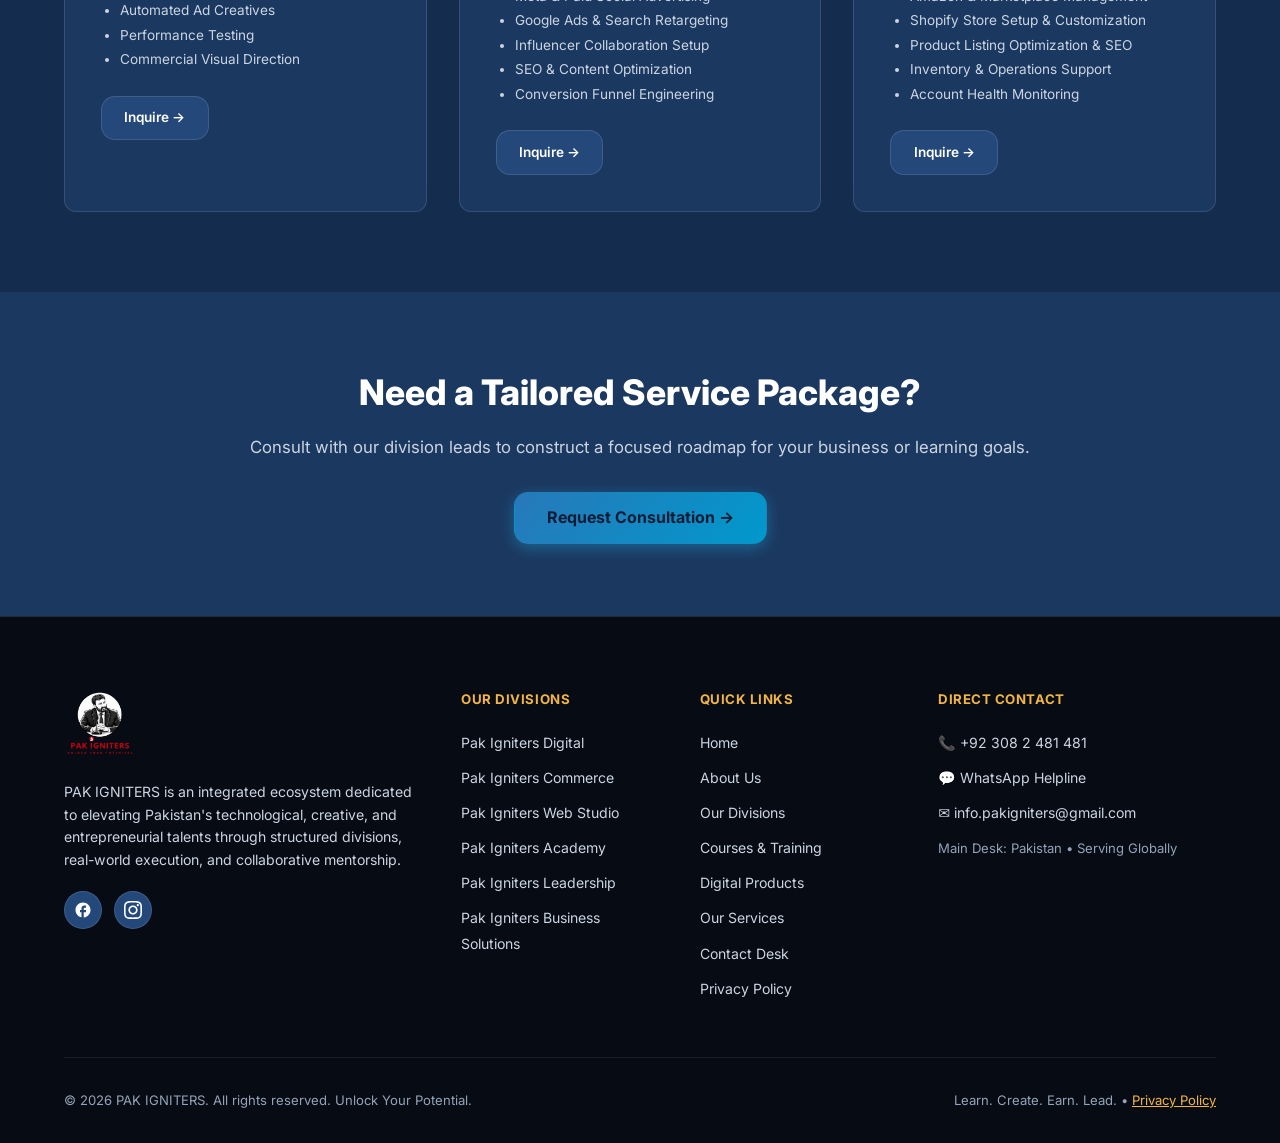
<file: services.html>
<!DOCTYPE html>
<html lang="en" dir="ltr">
<head>
  <meta charset="UTF-8">
  <meta name="viewport" content="width=device-width, initial-scale=1.0">
  <meta name="description" content="Services and Solutions by PAK IGNITERS - Digital Marketing, Web Development, E-Commerce, Academy, Leadership & Business Solutions.">
  <title>Services &amp; Solutions | PAK IGNITERS - Six Strategic Divisions</title>

  <!-- Google Fonts: Inter, Montserrat, Noto Nastaliq Urdu -->
  <link rel="preconnect" href="https://fonts.googleapis.com">
  <link rel="preconnect" href="https://fonts.gstatic.com" crossorigin>
  <link href="https://fonts.googleapis.com/css2?family=Inter:wght@400;500;600;700&family=Montserrat:wght@600;700;800;900&family=Noto+Nastaliq+Urdu:wght@400;700&display=swap" rel="stylesheet">

  <link rel="stylesheet" href="css/style.css">
  <link rel="stylesheet" href="css/visual-editor.css">
  <link rel="stylesheet" href="css/odoo-studio.css">
</head>
<body>

  <!-- Site Header -->
  <header class="site-header" id="siteHeader">
    <!-- Top Moving Announcement & Contact Bar -->
    <div class="top-announcement-bar" aria-label="Quick Contacts and Status">
      <div class="top-ticker-wrapper">
        <div class="top-ticker-track">
          <!-- Item set 1 -->
          <div class="top-ticker-item">
            <span class="top-live-badge"><span class="top-live-dot"></span> Helpline Active</span>
            <a href="tel:+923082481481" class="top-ticker-link">📞 +92 308 2 481 481</a>
            <span class="top-ticker-sep">•</span>
            <a href="https://wa.me/923082481481" target="_blank" rel="noopener noreferrer" class="top-ticker-link whatsapp">💬 WhatsApp Instant Chat</a>
            <span class="top-ticker-sep">•</span>
            <a href="mailto:info.pakigniters@gmail.com" class="top-ticker-link">✉️ info.pakigniters@gmail.com</a>
            <span class="top-ticker-sep">•</span>
            <span style="color: #F2B544; font-weight: 700;">⭐ Admissions Open for 2026 Cohorts</span>
            <span class="top-ticker-sep">•</span>
            <span style="color: #CBD5E1;">Pakistan • Serving Global Clients</span>
            <span class="top-ticker-sep">•</span>
          </div>
          <!-- Item set 2 -->
          <div class="top-ticker-item">
            <span class="top-live-badge"><span class="top-live-dot"></span> Helpline Active</span>
            <a href="tel:+923082481481" class="top-ticker-link">📞 +92 308 2 481 481</a>
            <span class="top-ticker-sep">•</span>
            <a href="https://wa.me/923082481481" target="_blank" rel="noopener noreferrer" class="top-ticker-link whatsapp">💬 WhatsApp Instant Chat</a>
            <span class="top-ticker-sep">•</span>
            <a href="mailto:info.pakigniters@gmail.com" class="top-ticker-link">✉️ info.pakigniters@gmail.com</a>
            <span class="top-ticker-sep">•</span>
            <span style="color: #F2B544; font-weight: 700;">⭐ Admissions Open for 2026 Cohorts</span>
            <span class="top-ticker-sep">•</span>
            <span style="color: #CBD5E1;">Pakistan • Serving Global Clients</span>
            <span class="top-ticker-sep">•</span>
          </div>
          <!-- Item set 3 -->
          <div class="top-ticker-item">
            <span class="top-live-badge"><span class="top-live-dot"></span> Helpline Active</span>
            <a href="tel:+923082481481" class="top-ticker-link">📞 +92 308 2 481 481</a>
            <span class="top-ticker-sep">•</span>
            <a href="https://wa.me/923082481481" target="_blank" rel="noopener noreferrer" class="top-ticker-link whatsapp">💬 WhatsApp Instant Chat</a>
            <span class="top-ticker-sep">•</span>
            <a href="mailto:info.pakigniters@gmail.com" class="top-ticker-link">✉️ info.pakigniters@gmail.com</a>
            <span class="top-ticker-sep">•</span>
            <span style="color: #F2B544; font-weight: 700;">⭐ Admissions Open for 2026 Cohorts</span>
            <span class="top-ticker-sep">•</span>
            <span style="color: #CBD5E1;">Pakistan • Serving Global Clients</span>
            <span class="top-ticker-sep">•</span>
          </div>
        </div>
      </div>
    </div>

    <div class="nav-bar-wrapper">
      <div class="container nav-container">
        <a href="index.html" class="brand-wrapper" aria-label="PAK IGNITERS Home">
          <img src="assets/images/pak-igniters-official-logo.png" alt="PAK IGNITERS - Unlock Your Potential" class="brand-official-logo">
        </a>

        <ul class="nav-menu" id="navMenu">
          <li><a href="index.html" class="nav-link">Home</a></li>
          <li><a href="about.html" class="nav-link">About Us</a></li>
          <li><a href="divisions.html" class="nav-link">Our Divisions</a></li>
          <li><a href="courses.html" class="nav-link">Courses &amp; Training</a></li>
          <li><a href="products.html" class="nav-link">Digital Products</a></li>
          <li><a href="services.html" class="nav-link active">Our Services</a></li>
          <li><a href="contact.html" class="nav-link">Contact</a></li>
          <li class="mobile-drawer-cta">
            <a href="contact.html" class="btn btn-primary" style="width: 100%; text-align: center;">Get a Quote</a>
          </li>
        </ul>

        <div class="nav-actions">
          <a href="contact.html" class="btn btn-primary header-desktop-cta">Get a Quote</a>
          <button class="mobile-toggle" id="mobileMenuBtn" aria-label="Open Mobile Menu">
            <svg viewBox="0 0 24 24"><path d="M3 18h18v-2H3v2zm0-5h18v-2H3v2zm0-7v2h18V6H3z"/></svg>
          </button>
        </div>
      </div>
    </div>
  </header>

  <!-- Moving Tagline Announcement Strip -->
  <div class="moving-tagline-bar" aria-label="Announcement">
    <div class="moving-ticker-track">
      <div class="moving-ticker-item">
        <span>Learn. Create. Earn. Lead.</span>
        <span class="ticker-dot">•</span>
        <span class="ticker-blue">Explore Our Digital Services.</span>
        <span class="ticker-dot">•</span>
        <span class="ticker-gold">Build Skills. Grow Your Business.</span>
        <span class="ticker-dot">•</span>
        <span>Discover Courses and Digital Products.</span>
        <span class="ticker-dot">•</span>
      </div>
      <div class="moving-ticker-item">
        <span>Learn. Create. Earn. Lead.</span>
        <span class="ticker-dot">•</span>
        <span class="ticker-blue">Explore Our Digital Services.</span>
        <span class="ticker-dot">•</span>
        <span class="ticker-gold">Build Skills. Grow Your Business.</span>
        <span class="ticker-dot">•</span>
        <span>Discover Courses and Digital Products.</span>
        <span class="ticker-dot">•</span>
      </div>
      <div class="moving-ticker-item">
        <span>Learn. Create. Earn. Lead.</span>
        <span class="ticker-dot">•</span>
        <span class="ticker-blue">Explore Our Digital Services.</span>
        <span class="ticker-dot">•</span>
        <span class="ticker-gold">Build Skills. Grow Your Business.</span>
        <span class="ticker-dot">•</span>
        <span>Discover Courses and Digital Products.</span>
        <span class="ticker-dot">•</span>
      </div>
    </div>
  </div>

  <main id="mainContent">

  <!-- Hero Section -->
  <section class="hero-section odoo-section-wrapper" style="padding: 5rem 1rem 3.5rem 1rem; text-align: center; background: radial-gradient(circle at 50% 30%, #193860 0%, #142D4E 70%);">
    <div class="container hero-content">
      <div class="hero-badge">
        <span class="badge-pulse"></span>
        <span>Complete Service Capabilities &bull; 6 Core Categories</span>
      </div>
      <h1 class="hero-headline odoo-editable" style="font-size: 2.8rem; font-weight: 800; color:#FFFFFF; margin-bottom: 1rem;">
        Our Official Services &amp; Solutions
      </h1>
      <p class="hero-description odoo-editable" style="font-size: 1.15rem; color:#CBD5E1; max-width: 750px; margin: 0 auto 2rem auto; line-height: 1.7;">
        Structured service categories engineered from the official PAK IGNITERS sitemap. These six operational areas serve individuals, creators, brands, and growing enterprises.
      </p>
    </div>
  </section>

  <!-- 6 Service Categories Grid (From Sitemap PDF) -->
  <section class="odoo-section-wrapper" style="padding: 5rem 1rem; background: var(--bg-main);">
    <div class="container" style="max-width: 1200px; margin: 0 auto;">
      <div style="text-align: center; margin-bottom: 3.5rem;">
        <span class="section-eyebrow">APPROVED SITEMAP CATEGORIES</span>
        <h2 class="odoo-editable" style="font-size: 2.2rem; font-weight: 800; color: #FFFFFF; margin-bottom: 0.5rem;">Six Core Service Categories</h2>
        <p class="odoo-editable" style="color: #94A3B8; max-width: 750px; margin: 0 auto;">
          These 6 categories are delivered in close alignment with our 6 specialized operational divisions.
        </p>
      </div>

      <div style="display: grid; grid-template-columns: repeat(auto-fit, minmax(min(100%, 300px), 1fr)); gap: 2rem;">
        
        <!-- Category A: Training & Coaching -->
        <div style="background: var(--bg-surface); padding: 2.25rem; border-radius: 12px; border: 1px solid var(--border-color); border-top: 4px solid var(--color-brand-gold);">
          <div style="font-size: 2.5rem; margin-bottom: 0.75rem;">🎓</div>
          <span style="font-size: 0.75rem; color: var(--color-brand-gold); font-weight: 800; text-transform: uppercase; letter-spacing: 0.05em; display: block; margin-bottom: 0.25rem;">Category A</span>
          <h3 class="odoo-editable" style="color: #FFFFFF; font-size: 1.35rem; font-weight: 700; margin-bottom: 0.5rem;">Training &amp; Coaching</h3>
          <p class="odoo-editable" style="color: #94A3B8; font-size: 0.92rem; line-height: 1.6; margin-bottom: 1rem;">
            Professional training, personalized coaching, and skill development to help individuals grow and succeed.
          </p>
          <ul style="color: #CBD5E1; font-size: 0.85rem; line-height: 1.8; margin-bottom: 1.5rem; padding-left: 1.2rem;">
            <li>Professional Training</li>
            <li>Personalised Coaching</li>
            <li>Digital Skills Development</li>
            <li>E-commerce Training</li>
            <li>AI Skills Training</li>
          </ul>
          <a href="index.html#contact" class="btn btn-secondary" style="font-size: 0.85rem;">Inquire &rarr;</a>
        </div>

        <!-- Category B: Digital Content Creation -->
        <div style="background: var(--bg-surface); padding: 2.25rem; border-radius: 12px; border: 1px solid var(--border-color); border-top: 4px solid #8B78E6;">
          <div style="font-size: 2.5rem; margin-bottom: 0.75rem;">🎨</div>
          <span style="font-size: 0.75rem; color: #8B78E6; font-weight: 800; text-transform: uppercase; letter-spacing: 0.05em; display: block; margin-bottom: 0.25rem;">Category B</span>
          <h3 class="odoo-editable" style="color: #FFFFFF; font-size: 1.35rem; font-weight: 700; margin-bottom: 0.5rem;">Digital Products &amp; Content</h3>
          <p class="odoo-editable" style="color: #94A3B8; font-size: 0.92rem; line-height: 1.6; margin-bottom: 1rem;">
            Creating engaging digital content, visual identity assets, copy, and video production for businesses and online creators.
          </p>
          <ul style="color: #CBD5E1; font-size: 0.85rem; line-height: 1.8; margin-bottom: 1.5rem; padding-left: 1.2rem;">
            <li>Content Creation Strategy</li>
            <li>Digital Products Development</li>
            <li>Video Editing &amp; Production</li>
            <li>Brand Asset Design</li>
            <li>Copywriting &amp; Storytelling</li>
          </ul>
          <a href="index.html#contact" class="btn btn-secondary" style="font-size: 0.85rem;">Inquire &rarr;</a>
        </div>

        <!-- Category C: Online Courses -->
        <div style="background: var(--bg-surface); padding: 2.25rem; border-radius: 12px; border: 1px solid var(--border-color); border-top: 4px solid var(--color-brand-cyan);">
          <div style="font-size: 2.5rem; margin-bottom: 0.75rem;">💻</div>
          <span style="font-size: 0.75rem; color: var(--color-brand-cyan); font-weight: 800; text-transform: uppercase; letter-spacing: 0.05em; display: block; margin-bottom: 0.25rem;">Category C</span>
          <h3 class="odoo-editable" style="color: #FFFFFF; font-size: 1.35rem; font-weight: 700; margin-bottom: 0.5rem;">Online Courses</h3>
          <p class="odoo-editable" style="color: #94A3B8; font-size: 0.92rem; line-height: 1.6; margin-bottom: 1rem;">
            Offering high-impact online courses and educational resources to help people master in-demand digital competencies.
          </p>
          <ul style="color: #CBD5E1; font-size: 0.85rem; line-height: 1.8; margin-bottom: 1.5rem; padding-left: 1.2rem;">
            <li>Course Creation &amp; Structuring</li>
            <li>Marketing for Course Launches</li>
            <li>Digital Marketing Masterclasses</li>
            <li>AI Implementation Workflows</li>
            <li>Student Support &amp; Community</li>
          </ul>
          <a href="index.html#courses" class="btn btn-secondary" style="font-size: 0.85rem;">Inquire &rarr;</a>
        </div>

        <!-- Category D: AI-Powered Product Advertising -->
        <div style="background: var(--bg-surface); padding: 2.25rem; border-radius: 12px; border: 1px solid var(--border-color); border-top: 4px solid #20BCEB;">
          <div style="font-size: 2.5rem; margin-bottom: 0.75rem;">⚡</div>
          <span style="font-size: 0.75rem; color: var(--color-brand-cyan); font-weight: 800; text-transform: uppercase; letter-spacing: 0.05em; display: block; margin-bottom: 0.25rem;">Category D</span>
          <h3 class="odoo-editable" style="color: #FFFFFF; font-size: 1.35rem; font-weight: 700; margin-bottom: 0.5rem;">AI Product Advertising</h3>
          <p class="odoo-editable" style="color: #94A3B8; font-size: 0.92rem; line-height: 1.6; margin-bottom: 1rem;">
            Creating AI-assisted product visuals, promotional creatives, and automated high-converting ads for businesses and e-commerce sellers.
          </p>
          <ul style="color: #CBD5E1; font-size: 0.85rem; line-height: 1.8; margin-bottom: 1.5rem; padding-left: 1.2rem;">
            <li>AI Product Video Ads</li>
            <li>AI Product Photography Enhancement</li>
            <li>Automated Ad Creatives</li>
            <li>Performance Testing</li>
            <li>Commercial Visual Direction</li>
          </ul>
          <a href="index.html#contact" class="btn btn-secondary" style="font-size: 0.85rem;">Inquire &rarr;</a>
        </div>

        <!-- Category E: Digital Marketing & Promotion -->
        <div style="background: var(--bg-surface); padding: 2.25rem; border-radius: 12px; border: 1px solid var(--border-color); border-top: 4px solid var(--color-brand-cyan);">
          <div style="font-size: 2.5rem; margin-bottom: 0.75rem;">📈</div>
          <span style="font-size: 0.75rem; color: var(--color-brand-cyan); font-weight: 800; text-transform: uppercase; letter-spacing: 0.05em; display: block; margin-bottom: 0.25rem;">Category E</span>
          <h3 class="odoo-editable" style="color: #FFFFFF; font-size: 1.35rem; font-weight: 700; margin-bottom: 0.5rem;">Digital Marketing &amp; Promotion</h3>
          <p class="odoo-editable" style="color: #94A3B8; font-size: 0.92rem; line-height: 1.6; margin-bottom: 1rem;">
            Helping businesses gain visibility, acquire qualified customers, and scale their brands through targeted multi-channel promotions.
          </p>
          <ul style="color: #CBD5E1; font-size: 0.85rem; line-height: 1.8; margin-bottom: 1.5rem; padding-left: 1.2rem;">
            <li>Meta &amp; Paid Social Advertising</li>
            <li>Google Ads &amp; Search Retargeting</li>
            <li>Influencer Collaboration Setup</li>
            <li>SEO &amp; Content Optimization</li>
            <li>Conversion Funnel Engineering</li>
          </ul>
          <a href="index.html#contact" class="btn btn-secondary" style="font-size: 0.85rem;">Inquire &rarr;</a>
        </div>

        <!-- Category F: E-commerce Account Services -->
        <div style="background: var(--bg-surface); padding: 2.25rem; border-radius: 12px; border: 1px solid var(--border-color); border-top: 4px solid #24B47E;">
          <div style="font-size: 2.5rem; margin-bottom: 0.75rem;">🛍️</div>
          <span style="font-size: 0.75rem; color: #24B47E; font-weight: 800; text-transform: uppercase; letter-spacing: 0.05em; display: block; margin-bottom: 0.25rem;">Category F</span>
          <h3 class="odoo-editable" style="color: #FFFFFF; font-size: 1.35rem; font-weight: 700; margin-bottom: 0.5rem;">E-Commerce Account Services</h3>
          <p class="odoo-editable" style="color: #94A3B8; font-size: 0.92rem; line-height: 1.6; margin-bottom: 1rem;">
            Full-cycle store setup, product listing optimization, marketplace support (Amazon, Shopify, WooCommerce), and account growth management.
          </p>
          <ul style="color: #CBD5E1; font-size: 0.85rem; line-height: 1.8; margin-bottom: 1.5rem; padding-left: 1.2rem;">
            <li>Amazon &amp; Marketplace Management</li>
            <li>Shopify Store Setup &amp; Customization</li>
            <li>Product Listing Optimization &amp; SEO</li>
            <li>Inventory &amp; Operations Support</li>
            <li>Account Health Monitoring</li>
          </ul>
          <a href="index.html#contact" class="btn btn-secondary" style="font-size: 0.85rem;">Inquire &rarr;</a>
        </div>

      </div>
    </div>
  </section>

  <!-- CTA Banner -->
  <section class="odoo-section-wrapper" style="padding: 4.5rem 1rem; background: var(--bg-surface); text-align: center;">
    <div class="container" style="max-width: 900px; margin: 0 auto;">
      <h2 style="font-size: 2.2rem; font-weight: 800; color: #FFFFFF; margin-bottom: 0.85rem;">
        Need a Tailored Service Package?
      </h2>
      <p style="color: #CBD5E1; font-size: 1.05rem; margin-bottom: 2rem;">
        Consult with our division leads to construct a focused roadmap for your business or learning goals.
      </p>
      <a href="index.html#contact" class="btn btn-primary" style="font-size: 1rem; padding: 0.75rem 2rem;">Request Consultation &rarr;</a>
    </div>
  </section>

  </main>

  <!-- Site Footer -->
  <footer class="site-footer odoo-section-wrapper">
    <div class="container">
      <div class="footer-grid">
        <div class="footer-col">
          <img src="assets/images/pak-igniters-official-logo.png" alt="PAK IGNITERS Logo" class="footer-brand-logo">
          <p style="font-size: 0.88rem; line-height: 1.6;">
            PAK IGNITERS is an integrated ecosystem dedicated to elevating Pakistan's technological, creative, and entrepreneurial talents through structured divisions, real-world execution, and collaborative mentorship.
          </p>
          <div class="footer-social-row">
            <a href="https://www.facebook.com/pakigniters" target="_blank" rel="noopener noreferrer" class="social-icon-btn" aria-label="Facebook">
              <svg viewBox="0 0 24 24"><path d="M22 12c0-5.52-4.48-10-10-10S2 6.48 2 12c0 4.84 3.44 8.87 8 9.8V15H8v-3h2V9.5C10 7.57 11.57 6 13.5 6H16v3h-2c-.55 0-1 .45-1 1v2h3v3h-3v6.95c5.05-.5 9-4.76 9-9.95z"/></svg>
            </a>
            <a href="https://www.instagram.com/p/DfXXrH6FuLS/?img_index=4&obrf=MXZjNmcwbWxldjI3Ng==" target="_blank" rel="noopener noreferrer" class="social-icon-btn" aria-label="Instagram">
              <svg viewBox="0 0 24 24"><path d="M12 2.163c3.204 0 3.584.012 4.85.07 3.252.148 4.771 1.691 4.919 4.919.058 1.265.069 1.645.069 4.849 0 3.205-.012 3.584-.069 4.849-.149 3.225-1.664 4.771-4.919 4.919-1.266.058-1.644.07-4.85.07-3.204 0-3.584-.012-4.849-.07-3.26-.149-4.771-1.699-4.919-4.92-.058-1.265-.07-1.644-.07-4.849 0-3.204.013-3.583.07-4.849.149-3.227 1.664-4.771 4.919-4.919 1.266-.057 1.645-.069 4.849-.069zm0-2.163c-3.259 0-3.667.014-4.947.072-4.358.2-6.78 2.618-6.98 6.98-.059 1.281-.073 1.689-.073 4.948 0 3.259.014 3.668.072 4.948.2 4.358 2.618 6.78 6.98 6.98 1.281.058 1.689.072 4.948.072 3.259 0 3.668-.014 4.948-.072 4.354-.2 6.782-2.618 6.979-6.98.059-1.28.073-1.689.073-4.948 0-3.259-.014-3.667-.072-4.947-.196-4.354-2.617-6.78-6.979-6.98-1.281-.059-1.69-.073-4.949-.073zm0 5.838c-3.403 0-6.162 2.759-6.162 6.162s2.759 6.163 6.162 6.163 6.162-2.759 6.162-6.163c0-3.403-2.759-6.162-6.162-6.162zm0 10.162c-2.209 0-4-1.79-4-4 0-2.209 1.791-4 4-4s4 1.791 4 4c0 2.21-1.791 4-4 4zm6.406-11.845c-.796 0-1.441.645-1.441 1.44s.645 1.44 1.441 1.44c.795 0 1.439-.645 1.439-1.44s-.644-1.44-1.439-1.44z"/></svg>
            </a>
          </div>
        </div>

        <div class="footer-col">
          <h5>Our Divisions</h5>
          <ul class="footer-links">
            <li><a href="divisions.html" class="footer-link">Pak Igniters Digital</a></li>
            <li><a href="divisions.html" class="footer-link">Pak Igniters Commerce</a></li>
            <li><a href="divisions.html" class="footer-link">Pak Igniters Web Studio</a></li>
            <li><a href="divisions.html" class="footer-link">Pak Igniters Academy</a></li>
            <li><a href="divisions.html" class="footer-link">Pak Igniters Leadership</a></li>
            <li><a href="divisions.html" class="footer-link">Pak Igniters Business Solutions</a></li>
          </ul>
        </div>

        <div class="footer-col">
          <h5>Quick Links</h5>
          <ul class="footer-links">
            <li><a href="index.html" class="footer-link">Home</a></li>
            <li><a href="about.html" class="footer-link">About Us</a></li>
            <li><a href="divisions.html" class="footer-link">Our Divisions</a></li>
            <li><a href="courses.html" class="footer-link">Courses &amp; Training</a></li>
            <li><a href="products.html" class="footer-link">Digital Products</a></li>
            <li><a href="services.html" class="footer-link">Our Services</a></li>
            <li><a href="contact.html" class="footer-link">Contact Desk</a></li>
            <li><a href="privacy.html" class="footer-link">Privacy Policy</a></li>
          </ul>
        </div>

        <div class="footer-col">
          <h5>Direct Contact</h5>
          <ul class="footer-links">
            <li><a href="tel:+923082481481" class="footer-link">📞 +92 308 2 481 481</a></li>
            <li><a href="https://wa.me/923082481481" target="_blank" rel="noopener noreferrer" class="footer-link">💬 WhatsApp Helpline</a></li>
            <li><a href="mailto:info.pakigniters@gmail.com" class="footer-link">✉️ info.pakigniters@gmail.com</a></li>
            <li><span style="font-size: 0.82rem; color: var(--text-muted);">Main Desk: Pakistan &bull; Serving Globally</span></li>
          </ul>
        </div>
      </div>

      <div class="footer-bottom">
        <span>&copy; 2026 PAK IGNITERS. All rights reserved. Unlock Your Potential.</span>
        <span>Learn. Create. Earn. Lead. &bull; <a href="privacy.html" style="color: var(--color-brand-gold);">Privacy Policy</a></span>
      </div>
    </div>
  </footer>

  <script src="js/content-data.js"></script>
  <script src="js/app.js"></script>
</body>
</html>
</file>
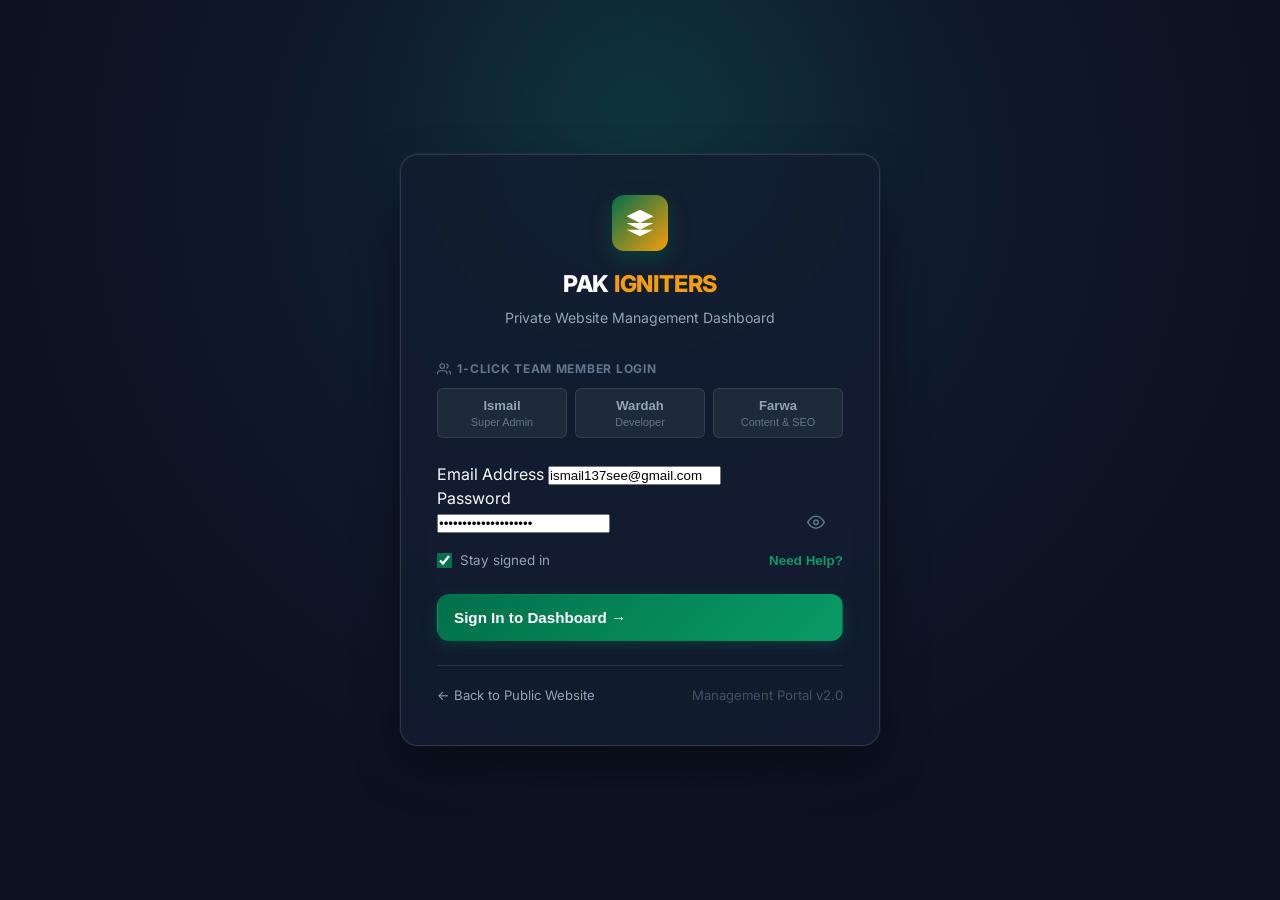
<file: admin/login.html>
<!DOCTYPE html>
<html lang="en">
<head>
  <meta charset="UTF-8">
  <meta name="viewport" content="width=device-width, initial-scale=1.0">
  <title>Admin Login | PAK IGNITERS Management Portal</title>
  <meta name="robots" content="noindex, nofollow">
  <link rel="icon" type="image/svg+xml" href="data:image/svg+xml,<svg xmlns='http://www.w3.org/2000/svg' viewBox='0 0 24 24' fill='%2300704A'><path d='M12 2L2 7l10 5 10-5-10-5zM2 17l10 5 10-5M2 12l10 5 10-5'/></svg>">
  <link rel="preconnect" href="https://fonts.googleapis.com">
  <link rel="preconnect" href="https://fonts.gstatic.com" crossorigin>
  <link href="https://fonts.googleapis.com/css2?family=Inter:wght@400;500;600;700;800&display=swap" rel="stylesheet">
  <link rel="stylesheet" href="css/admin.css">
</head>
<body class="login-body">

  <div class="login-card-wrapper">
    <div class="login-card">
      <div class="login-header">
        <div class="login-logo">
          <svg viewBox="0 0 24 24"><path d="M12 2L2 7l10 5 10-5-10-5zM2 17l10 5 10-5M2 12l10 5 10-5"/></svg>
        </div>
        <h1>PAK <span>IGNITERS</span></h1>
        <p>Private Website Management Dashboard</p>
      </div>

      <!-- Quick 1-Click Member Selector for Easy Access -->
      <div class="login-quick-label">
        <svg width="14" height="14" viewBox="0 0 24 24" fill="none" stroke="currentColor" stroke-width="2"><path d="M17 21v-2a4 4 0 0 0-4-4H5a4 4 0 0 0-4 4v2"/><circle cx="9" cy="7" r="4"/><path d="M23 21v-2a4 4 0 0 0-3-3.87"/><path d="M16 3.13a4 4 0 0 1 0 7.75"/></svg>
        <span>1-Click Team Member Login</span>
      </div>
      <div class="quick-members-grid">
        <button type="button" class="quick-member-btn" id="btn-quick-ismail">
          <span class="quick-member-name">Ismail</span>
          <span class="quick-member-role">Super Admin</span>
        </button>
        <button type="button" class="quick-member-btn" id="btn-quick-wardah">
          <span class="quick-member-name">Wardah</span>
          <span class="quick-member-role">Developer</span>
        </button>
        <button type="button" class="quick-member-btn" id="btn-quick-farwa">
          <span class="quick-member-name">Farwa</span>
          <span class="quick-member-role">Content &amp; SEO</span>
        </button>
      </div>

      <!-- Alert Box -->
      <div class="login-alert" id="loginAlert"></div>

      <!-- Login Form -->
      <form id="adminLoginForm">
        <div class="form-group">
          <label class="form-label" for="loginEmail">Email Address</label>
          <input type="email" id="loginEmail" class="form-input" placeholder="e.g. ismail137see@gmail.com" value="ismail137see@gmail.com" required autocomplete="username">
        </div>

        <div class="form-group">
          <label class="form-label" for="loginPassword">Password</label>
          <div class="password-input-wrapper">
            <input type="password" id="loginPassword" class="form-input" placeholder="Enter password" value="Ismail@Igniters2026!" required autocomplete="current-password">
            <button type="button" class="password-toggle-btn" id="togglePasswordBtn" aria-label="Toggle password">
              <svg id="eyeIcon" width="18" height="18" viewBox="0 0 24 24" fill="none" stroke="currentColor" stroke-width="2"><path d="M1 12s4-8 11-8 11 8 11 8-4 8-11 8-11-8-11-8z"/><circle cx="12" cy="12" r="3"/></svg>
            </button>
          </div>
        </div>

        <div class="login-options-row">
          <label class="remember-label">
            <input type="checkbox" id="rememberMe" checked>
            <span>Stay signed in</span>
          </label>
          <button type="button" class="forgot-link" id="openForgotBtn">Need Help?</button>
        </div>

        <button type="submit" class="admin-btn admin-btn-primary login-submit-btn" id="submitBtn">
          <span>Sign In to Dashboard &rarr;</span>
        </button>
      </form>

      <div class="login-footer-links">
        <a href="../index.html">&larr; Back to Public Website</a>
        <span style="opacity: 0.6;">Management Portal v2.0</span>
      </div>
    </div>
  </div>

  <!-- Help Modal -->
  <div class="admin-modal-overlay" id="forgotModal">
    <div class="admin-modal-box">
      <button type="button" class="modal-close-btn" id="closeForgotBtn">&times;</button>
      <h3 style="font-size: 1.2rem; font-weight: 700; margin-bottom: 0.5rem; color: #FFFFFF;">Login Credentials</h3>
      <p style="font-size: 0.85rem; color: var(--text-muted); margin-bottom: 1rem;">
        Click any of the top buttons on the login card to instantly sign in as Ismail, Wardah, or Farwa.
      </p>
      <div style="background: var(--admin-card-elevated); padding: 1rem; border-radius: var(--radius-sm); font-size: 0.85rem; line-height: 1.8;">
        <div><strong>Ismail:</strong> <code>ismail137see@gmail.com</code></div>
        <div><strong>Wardah:</strong> <code>wardah@pakigniters.com</code></div>
        <div><strong>Farwa:</strong> <code>farwa@pakigniters.com</code></div>
      </div>
      <button type="button" class="admin-btn admin-btn-primary" id="btnGotIt" style="width: 100%; margin-top: 1.25rem;">Got it!</button>
    </div>
  </div>

  <!-- Load Auth Logic -->
  <script src="js/admin-auth.js"></script>
  <script>
    (function() {
      var form = document.getElementById('adminLoginForm');
      var emailInput = document.getElementById('loginEmail');
      var passwordInput = document.getElementById('loginPassword');
      var submitBtn = document.getElementById('submitBtn');
      var alertBox = document.getElementById('loginAlert');
      var togglePassBtn = document.getElementById('togglePasswordBtn');
      var forgotModal = document.getElementById('forgotModal');
      var openForgotBtn = document.getElementById('openForgotBtn');
      var closeForgotBtn = document.getElementById('closeForgotBtn');
      var btnGotIt = document.getElementById('btnGotIt');

      // Check if already logged in
      try {
        if (window.AdminAuth && window.AdminAuth.getCurrentUser()) {
          window.location.href = 'index.html';
          return;
        }
      } catch (e) {
        console.warn('Session check:', e);
      }

      function showAlert(type, message) {
        alertBox.className = 'login-alert show ' + type;
        alertBox.textContent = message;
      }

      // Quick Account buttons
      var quickAccounts = {
        ismail: { email: 'ismail137see@gmail.com', pass: 'Ismail@Igniters2026!' },
        wardah: { email: 'wardah@pakigniters.com', pass: 'Wardah@Igniters2026!' },
        farwa: { email: 'farwa@pakigniters.com', pass: 'Farwa@Igniters2026!' }
      };

      function handleQuickClick(key, btn) {
        document.querySelectorAll('.quick-member-btn').forEach(function(b) { b.classList.remove('active'); });
        if (btn) btn.classList.add('active');
        var acc = quickAccounts[key];
        if (acc) {
          emailInput.value = acc.email;
          passwordInput.value = acc.pass;
          showAlert('info', 'Loaded ' + key.toUpperCase() + ' credentials. Signing you in...');
          // Auto submit for ultra-easy 1-click login!
          doLogin(acc.email, acc.pass);
        }
      }

      document.getElementById('btn-quick-ismail').addEventListener('click', function() { handleQuickClick('ismail', this); });
      document.getElementById('btn-quick-wardah').addEventListener('click', function() { handleQuickClick('wardah', this); });
      document.getElementById('btn-quick-farwa').addEventListener('click', function() { handleQuickClick('farwa', this); });

      // Password toggle
      togglePassBtn.addEventListener('click', function() {
        if (passwordInput.type === 'password') {
          passwordInput.type = 'text';
          togglePassBtn.style.color = '#34D399';
        } else {
          passwordInput.type = 'password';
          togglePassBtn.style.color = '';
        }
      });

      // Unified Login Process
      async function doLogin(email, password) {
        submitBtn.disabled = true;
        submitBtn.innerHTML = '<span>Signing In...</span>';

        try {
          var res = await window.AdminAuth.login(email, password);
          if (res && res.success) {
            showAlert('success', 'Login successful! Opening dashboard...');
            setTimeout(function() {
              window.location.href = 'index.html';
            }, 300);
          } else {
            showAlert('error', (res && res.error) ? res.error : 'Invalid email or password.');
            submitBtn.disabled = false;
            submitBtn.innerHTML = '<span>Sign In to Dashboard &rarr;</span>';
          }
        } catch (err) {
          console.error('Login error:', err);
          showAlert('error', 'Login error: ' + err.message);
          submitBtn.disabled = false;
          submitBtn.innerHTML = '<span>Sign In to Dashboard &rarr;</span>';
        }
      }

      // Handle Manual Form Submit
      form.addEventListener('submit', function(e) {
        e.preventDefault();
        var email = emailInput.value.trim();
        var password = passwordInput.value;

        if (!email || !password) {
          showAlert('error', 'Please enter email and password.');
          return;
        }

        doLogin(email, password);
      });

      // Modal
      openForgotBtn.addEventListener('click', function() { forgotModal.classList.add('open'); });
      closeForgotBtn.addEventListener('click', function() { forgotModal.classList.remove('open'); });
      btnGotIt.addEventListener('click', function() { forgotModal.classList.remove('open'); });
      forgotModal.addEventListener('click', function(e) {
        if (e.target === forgotModal) forgotModal.classList.remove('open');
      });
    })();
  </script>
</body>
</html>
</file>
<file: css/style.css>
/* ==========================================================================
   PAK IGNITERS - OFFICIAL BRAND STYLESHEET
   Tagline: "Unlock Your Potential." | "Learn. Create. Earn. Lead."
   Supports: LTR (English) & RTL (Urdu) Responsive Engine
   ========================================================================== */

:root {
  /* Approved Brand Color Palette (Confirmed Official Colors) */
  --color-brand-midnight: #142D4E;    /* Navy - Primary Brand Foundation */
  --color-brand-cyan: #2878B9;        /* Blue - Primary Brand Accent */
  --color-brand-gold: #F2B544;        /* Gold - Premium Accent */
  --color-brand-white: #FFFFFF;       /* Neutral White */
  --color-brand-ice: #F4F6F9;         /* Light Grey Background */
  --color-brand-charcoal: #26364B;    /* Slate Charcoal */

  /* Division Accent Colors (Controlled Highlights) */
  --color-div-digital: #2878B9;       /* Division 01 Digital - Blue */
  --color-div-commerce: #24B47E;      /* Division 02 Commerce - Emerald Green */
  --color-div-webstudio: #8B78E6;     /* Division 03 Web Studio - Royal Violet */
  --color-div-academy: #F2B544;       /* Division 04 Academy - Brand Gold */
  --color-div-leadership: #E47B62;    /* Division 05 Leadership - Warm Coral */
  --color-div-business: #3974C6;      /* Division 06 Business Solutions - Executive Blue */

  /* System UI Color Mappings */
  --color-primary: #142D4E;           /* Navy */
  --color-primary-dark: #0D1E34;      /* Deep Midnight Navy */
  --color-primary-light: #2878B9;     /* Brand Blue */
  --color-accent-gold: #F2B544;       /* Brand Gold */
  --color-accent-flame: #EF4444;      /* Spark Red */
  
  /* Neutral Theme Foundations */
  --bg-main: #142D4E;                 /* Navy Primary Background */
  --bg-surface: #1B3860;              /* Navy Surface Card */
  --bg-surface-elevated: #24487A;     /* Elevated Card Surface */
  --border-color: rgba(255, 255, 255, 0.12);
  --border-accent: rgba(40, 120, 185, 0.4);

  /* Typography Colors */
  --text-primary: #FFFFFF;
  --text-secondary: #CBD5E1;
  --text-muted: #94A3B8;
  --text-highlight: #F2B544;

  /* Typography Families */
  --font-en: 'Inter', system-ui, -apple-system, BlinkMacSystemFont, 'Segoe UI', Roboto, sans-serif;
  --font-heading: 'Montserrat', 'Inter', sans-serif;
  --font-ur: 'Noto Nastaliq Urdu', 'Noto Sans Arabic', Tahoma, sans-serif;

  /* Layout Spacing */
  --max-width: 1200px;
  --top-bar-height: 38px;
  --nav-height: 72px;
  --header-total-height: 110px;
  --radius-sm: 8px;
  --radius-md: 14px;
  --radius-lg: 20px;
  --radius-full: 9999px;
  --shadow-sm: 0 4px 6px -1px rgba(0, 0, 0, 0.25);
  --shadow-md: 0 10px 25px -5px rgba(0, 0, 0, 0.35);
  --shadow-glow: 0 0 25px rgba(40, 120, 185, 0.3);
  --transition: all 0.25s cubic-bezier(0.4, 0, 0.2, 1);
}

/* Base Reset & Overflow Prevention */
*, *::before, *::after {
  box-sizing: border-box;
  margin: 0;
  padding: 0;
}

html, body {
  width: 100%;
  max-width: 100%;
  overflow-x: clip; /* Modern clean overflow prevention that preserves sticky/fixed elements */
  position: relative;
}

img, svg, video, iframe {
  max-width: 100%;
  height: auto;
  display: block;
}

html {
  scroll-behavior: smooth;
  font-family: var(--font-en);
  background-color: var(--bg-main);
  color: var(--text-primary);
  line-height: 1.6;
  -webkit-font-smoothing: antialiased;
}

/* ==========================================================================
   RTL Engine (for Urdu Language Switching)
   ========================================================================== */
html[dir="rtl"] {
  font-family: var(--font-ur);
  line-height: 2.1;
  text-align: right;
}

html[dir="rtl"] .ltr-only {
  direction: ltr;
  text-align: left;
}

html[dir="rtl"] .brand-logo-text {
  letter-spacing: 0;
}

html[dir="rtl"] .hero-headline {
  line-height: 1.5;
  font-weight: 700;
}

html[dir="rtl"] .division-card-icon {
  margin-right: 0;
  margin-left: 1rem;
}

html[dir="rtl"] .feature-check-icon {
  margin-right: 0;
  margin-left: 0.6rem;
}

html[dir="rtl"] .chat-btn-container {
  right: auto;
  left: 24px;
}

html[dir="rtl"] .chat-window {
  right: auto;
  left: 24px;
}

html[dir="rtl"] .chat-bubble.bot {
  border-bottom-left-radius: var(--radius-md);
  border-bottom-right-radius: 4px;
}

html[dir="rtl"] .chat-bubble.user {
  border-bottom-right-radius: var(--radius-md);
  border-bottom-left-radius: 4px;
}

/* Utility Containers */
.container {
  width: 100%;
  max-width: var(--max-width);
  margin-left: auto;
  margin-right: auto;
  padding-left: 1.5rem;
  padding-right: 1.5rem;
}

/* ==========================================================================
   Navigation Bar
   ========================================================================== */
.site-header {
  position: fixed;
  top: 0;
  left: 0;
  right: 0;
  z-index: 1000;
  background: rgba(11, 17, 32, 0.92);
  backdrop-filter: blur(14px);
  -webkit-backdrop-filter: blur(14px);
  border-bottom: 1px solid var(--border-color);
  transition: var(--transition);
}

.site-header.scrolled {
  background: rgba(11, 17, 32, 0.98);
  box-shadow: 0 4px 20px rgba(0, 0, 0, 0.4);
}

/* Top Moving Ticker Bar (Phone, WhatsApp, Email & Live Status) */
.top-announcement-bar {
  background: linear-gradient(90deg, #0A1627 0%, #102644 50%, #0A1627 100%);
  border-bottom: 1px solid rgba(242, 181, 68, 0.25);
  padding: 0.35rem 0;
  font-size: 0.82rem;
  letter-spacing: 0.02em;
  overflow: hidden;
  position: relative;
  width: 100%;
}

.top-ticker-wrapper {
  display: flex;
  width: 100%;
  overflow: hidden;
  user-select: none;
}

.top-ticker-track {
  display: flex;
  width: max-content;
  white-space: nowrap;
  animation: topMarqueeRight 35s linear infinite;
  will-change: transform;
}

.top-announcement-bar:hover .top-ticker-track {
  animation-play-state: paused;
}

.top-ticker-item {
  display: inline-flex;
  align-items: center;
  gap: 1.5rem;
  padding: 0 1.5rem;
  color: #FFFFFF;
}

.top-live-badge {
  display: inline-flex;
  align-items: center;
  gap: 0.4rem;
  background: rgba(36, 180, 126, 0.18);
  border: 1px solid rgba(36, 180, 126, 0.4);
  color: #24B47E;
  padding: 0.15rem 0.55rem;
  border-radius: 9999px;
  font-size: 0.72rem;
  font-weight: 700;
  text-transform: uppercase;
  letter-spacing: 0.05em;
}

.top-live-dot {
  width: 6px;
  height: 6px;
  background: #24B47E;
  border-radius: 50%;
  box-shadow: 0 0 8px #24B47E;
  animation: pulseAnimation 1.5s infinite;
}

.top-ticker-link {
  display: inline-flex;
  align-items: center;
  gap: 0.4rem;
  color: #FFFFFF;
  text-decoration: none;
  font-weight: 600;
  transition: var(--transition);
}

.top-ticker-link:hover {
  color: var(--color-brand-gold);
}

.top-ticker-link.whatsapp {
  color: #25D366;
}

.top-ticker-link.whatsapp:hover {
  color: #3bf17e;
}

.top-ticker-sep {
  color: rgba(242, 181, 68, 0.5);
  font-weight: bold;
}

@keyframes topMarqueeRight {
  0% { transform: translateX(-50%); }
  100% { transform: translateX(0%); }
}

/* Nav Bar Wrapper */
.nav-bar-wrapper {
  height: var(--nav-height);
  display: flex;
  align-items: center;
}

.nav-container {
  display: flex;
  align-items: center;
  justify-content: space-between;
  width: 100%;
}

.brand-wrapper {
  display: flex;
  align-items: center;
  gap: 0.75rem;
  text-decoration: none;
  color: var(--text-primary);
  flex-shrink: 0;
}

.brand-flame-icon {
  width: 38px;
  height: 38px;
  background: linear-gradient(135deg, var(--color-primary), var(--color-accent-gold));
  border-radius: var(--radius-sm);
  display: flex;
  align-items: center;
  justify-content: center;
  box-shadow: var(--shadow-glow);
  flex-shrink: 0;
}

.brand-flame-icon svg {
  width: 20px;
  height: 20px;
  fill: #FFFFFF;
}

.brand-title {
  font-family: var(--font-heading);
  font-size: 1.25rem;
  font-weight: 800;
  letter-spacing: 0.05em;
  color: #FFFFFF;
  line-height: 1;
  white-space: nowrap;
}

.brand-title span {
  color: var(--color-accent-gold);
}

.mobile-drawer-cta {
  display: none;
}

.nav-menu {
  display: flex;
  align-items: center;
  gap: 1.35rem;
  list-style: none;
}

.nav-link {
  text-decoration: none;
  color: var(--text-secondary);
  font-size: 0.92rem;
  font-weight: 500;
  transition: var(--transition);
  position: relative;
  white-space: nowrap; /* Keep items readable on one line without awkward wrapping */
}

.nav-link:hover::after {
  transform: scaleX(1);
}

.nav-actions {
  display: flex;
  align-items: center;
  gap: 1rem;
}

/* Language Switcher Pill */
.lang-toggle-btn {
  display: inline-flex;
  align-items: center;
  gap: 0.4rem;
  background: var(--bg-surface-elevated);
  border: 1px solid var(--border-color);
  color: var(--text-highlight);
  padding: 0.45rem 0.9rem;
  border-radius: var(--radius-full);
  font-size: 0.85rem;
  font-weight: 600;
  cursor: pointer;
  transition: var(--transition);
}

.lang-toggle-btn:hover {
  background: var(--color-primary-dark);
  border-color: var(--color-accent-gold);
  transform: translateY(-1px);
}

.lang-toggle-btn svg {
  width: 15px;
  height: 15px;
  fill: currentColor;
}

/* Buttons */
.btn {
  display: inline-flex;
  align-items: center;
  justify-content: center;
  gap: 0.5rem;
  padding: 0.65rem 1.4rem;
  border-radius: var(--radius-md);
  font-size: 0.92rem;
  font-weight: 600;
  text-decoration: none;
  border: 1px solid transparent;
  cursor: pointer;
  transition: var(--transition);
}

.btn-primary {
  background: linear-gradient(135deg, var(--color-brand-cyan), #0099cc);
  color: #101D35;
  font-weight: 700;
  box-shadow: 0 4px 15px rgba(32, 188, 235, 0.35);
}

.btn-primary:hover {
  background: linear-gradient(135deg, #38c6ee, var(--color-brand-cyan));
  box-shadow: 0 6px 20px rgba(32, 188, 235, 0.55);
  transform: translateY(-2px);
  color: #101D35;
}

.btn-secondary {
  background: var(--bg-surface-elevated);
  border-color: var(--border-color);
  color: var(--text-primary);
}

.btn-secondary:hover {
  background: var(--bg-surface);
  border-color: var(--color-brand-gold);
  color: var(--color-brand-gold);
  transform: translateY(-2px);
}

.btn-accent {
  background: linear-gradient(135deg, var(--color-brand-gold), #b38634);
  color: #101D35;
  font-weight: 700;
  box-shadow: 0 4px 15px rgba(214, 168, 79, 0.35);
}

.btn-accent:hover {
  filter: brightness(1.1);
  transform: translateY(-2px);
  color: #101D35;
}

/* Mobile Hamburger */
.mobile-toggle {
  display: none;
  background: transparent;
  border: none;
  color: var(--text-primary);
  cursor: pointer;
  padding: 0.5rem;
}

.mobile-toggle svg {
  width: 28px;
  height: 28px;
  fill: currentColor;
}

/* ==========================================================================
   Hero Section
   ========================================================================== */
.hero-section {
  position: relative;
  padding-top: calc(var(--header-total-height) + 3rem);
  padding-bottom: 4.5rem;
  overflow: hidden;
  background: radial-gradient(circle at 50% 20%, rgba(32, 188, 235, 0.12) 0%, rgba(16, 29, 53, 0) 70%), var(--bg-main);
}

.hero-content {
  text-align: center;
  max-width: 860px;
  margin: 0 auto;
}

.hero-badge {
  display: inline-flex;
  align-items: center;
  gap: 0.5rem;
  background: rgba(32, 188, 235, 0.12);
  border: 1px solid rgba(32, 188, 235, 0.35);
  color: var(--color-brand-cyan);
  padding: 0.35rem 1rem;
  border-radius: var(--radius-full);
  font-size: 0.82rem;
  font-weight: 700;
  margin-bottom: 1.5rem;
  letter-spacing: 0.04em;
}

.badge-pulse {
  width: 8px;
  height: 8px;
  background: var(--color-brand-cyan);
  border-radius: 50%;
  box-shadow: 0 0 10px var(--color-brand-cyan);
  animation: pulseAnimation 2s infinite;
}

@keyframes pulseAnimation {
  0% { transform: scale(0.95); opacity: 0.8; }
  50% { transform: scale(1.3); opacity: 1; }
  100% { transform: scale(0.95); opacity: 0.8; }
}

.hero-headline {
  font-family: var(--font-heading);
  font-size: clamp(2.4rem, 5.5vw, 4.2rem);
  font-weight: 800;
  line-height: 1.15;
  margin-bottom: 0.8rem;
  background: linear-gradient(135deg, #FFFFFF 30%, #E2E8F0 60%, var(--color-accent-gold) 100%);
  -webkit-background-clip: text;
  -webkit-text-fill-color: transparent;
}

.hero-supporting {
  font-size: clamp(1.2rem, 2.5vw, 1.8rem);
  font-weight: 700;
  color: var(--color-accent-gold);
  margin-bottom: 1.5rem;
  letter-spacing: 0.02em;
}

.hero-description {
  font-size: 1.1rem;
  color: var(--text-secondary);
  line-height: 1.7;
  margin-bottom: 2.2rem;
  max-width: 720px;
  margin-left: auto;
  margin-right: auto;
}

.hero-cta-group {
  display: flex;
  align-items: center;
  justify-content: center;
  gap: 1.2rem;
  flex-wrap: wrap;
  margin-bottom: 3.5rem;
}

.hero-stats-row {
  display: grid;
  grid-template-columns: repeat(4, 1fr);
  gap: 1.5rem;
  max-width: 740px;
  margin: 0 auto;
  padding-top: 2rem;
  border-top: 1px solid var(--border-color);
}

.stat-item {
  text-align: center;
}

.stat-number {
  font-size: 2.2rem;
  font-weight: 800;
  color: #FFFFFF;
  line-height: 1.2;
}

.stat-label {
  font-size: 0.85rem;
  color: var(--text-muted);
  font-weight: 500;
}

/* ==========================================================================
   Divisions Section
   ========================================================================== */
.divisions-section {
  padding: 5rem 0;
  background: var(--bg-main);
  position: relative;
}

.section-header {
  text-align: center;
  max-width: 700px;
  margin: 0 auto 3.5rem auto;
}

.section-title {
  font-family: var(--font-heading);
  font-size: 2.2rem;
  font-weight: 800;
  margin-bottom: 0.8rem;
  color: #FFFFFF;
}

.section-subtitle {
  color: var(--text-secondary);
  font-size: 1rem;
}

/* Division Filter Tabs */
.division-tabs {
  display: flex;
  justify-content: center;
  gap: 0.6rem;
  flex-wrap: wrap;
  margin-bottom: 2.5rem;
}

.division-tab-btn {
  background: var(--bg-surface);
  border: 1px solid var(--border-color);
  color: var(--text-secondary);
  padding: 0.5rem 1.1rem;
  border-radius: var(--radius-full);
  font-size: 0.85rem;
  font-weight: 600;
  cursor: pointer;
  transition: var(--transition);
}

.division-tab-btn:hover {
  color: #FFFFFF;
  border-color: rgba(255, 255, 255, 0.3);
}

.division-tab-btn.active {
  background: var(--color-brand-cyan);
  color: #101D35;
  font-weight: 700;
  border-color: var(--color-brand-cyan);
  box-shadow: 0 4px 12px rgba(32, 188, 235, 0.35);
}

/* Division Cards Grid */
.divisions-grid {
  display: grid;
  grid-template-columns: repeat(auto-fill, minmax(350px, 1fr));
  gap: 1.8rem;
}

.division-card {
  background: var(--bg-surface);
  border: 1px solid var(--border-color);
  border-radius: var(--radius-lg);
  padding: 2rem;
  display: flex;
  flex-direction: column;
  justify-content: space-between;
  transition: var(--transition);
  position: relative;
  overflow: hidden;
}

.division-card::before {
  content: '';
  position: absolute;
  top: 0;
  left: 0;
  right: 0;
  height: 3px;
  background: linear-gradient(90deg, var(--color-primary), var(--color-accent-gold));
  opacity: 0;
  transition: var(--transition);
}

.division-card:hover {
  transform: translateY(-5px);
  border-color: var(--border-accent);
  box-shadow: var(--shadow-md);
}

.division-card:hover::before {
  opacity: 1;
}

.division-card-top {
  margin-bottom: 1.2rem;
}

.division-badge-row {
  display: flex;
  align-items: center;
  justify-content: space-between;
  margin-bottom: 1.2rem;
}

.division-pill {
  font-size: 0.75rem;
  font-weight: 700;
  text-transform: uppercase;
  letter-spacing: 0.05em;
  padding: 0.25rem 0.65rem;
  border-radius: var(--radius-sm);
  background: rgba(245, 158, 11, 0.15);
  color: var(--color-accent-gold);
  border: 1px solid rgba(245, 158, 11, 0.3);
}

.division-icon-box {
  width: 48px;
  height: 48px;
  border-radius: var(--radius-md);
  background: var(--bg-surface-elevated);
  display: flex;
  align-items: center;
  justify-content: center;
  border: 1px solid var(--border-color);
  color: var(--color-primary-light);
}

.division-icon-box svg {
  width: 24px;
  height: 24px;
  fill: currentColor;
}

.division-title {
  font-size: 1.35rem;
  font-weight: 700;
  color: #FFFFFF;
  margin-bottom: 0.6rem;
}

.division-desc {
  font-size: 0.92rem;
  color: var(--text-secondary);
  line-height: 1.6;
  margin-bottom: 1.4rem;
}

.division-features {
  list-style: none;
  margin-bottom: 1.5rem;
  display: flex;
  flex-direction: column;
  gap: 0.5rem;
}

.division-feature-item {
  display: flex;
  align-items: flex-start;
  font-size: 0.85rem;
  color: var(--text-primary);
}

.feature-check-icon {
  width: 16px;
  height: 16px;
  fill: #10B981;
  margin-right: 0.6rem;
  flex-shrink: 0;
  margin-top: 3px;
}

.division-card-bottom {
  padding-top: 1.2rem;
  border-top: 1px solid var(--border-color);
  display: flex;
  align-items: center;
  justify-content: space-between;
}

.division-lead-tag {
  font-size: 0.78rem;
  color: var(--text-muted);
}

.division-lead-tag strong {
  color: var(--text-secondary);
}

/* ==========================================================================
   Team Collaboration & Architecture Section
   ========================================================================== */
.team-section {
  padding: 5rem 0;
  background: var(--bg-surface);
  border-top: 1px solid var(--border-color);
  border-bottom: 1px solid var(--border-color);
}

.team-grid {
  display: grid;
  grid-template-columns: repeat(auto-fit, minmax(320px, 1fr));
  gap: 1.8rem;
}

.team-card {
  background: var(--bg-main);
  border: 1px solid var(--border-color);
  border-radius: var(--radius-lg);
  padding: 2.2rem;
  position: relative;
  transition: var(--transition);
}

.team-card:hover {
  border-color: var(--color-primary-light);
  transform: translateY(-4px);
}

.team-header-row {
  display: flex;
  align-items: center;
  gap: 1rem;
  margin-bottom: 1.2rem;
}

.team-avatar {
  width: 52px;
  height: 52px;
  border-radius: 50%;
  background: linear-gradient(135deg, var(--color-primary-dark), var(--color-primary));
  display: flex;
  align-items: center;
  justify-content: center;
  font-weight: 800;
  font-size: 1.1rem;
  color: #FFFFFF;
  border: 2px solid var(--color-accent-gold);
}

.team-name {
  font-size: 1.2rem;
  font-weight: 700;
  color: #FFFFFF;
}

.team-role {
  font-size: 0.85rem;
  color: var(--color-accent-gold);
  font-weight: 600;
}

.team-branch-pill {
  display: inline-block;
  font-family: monospace;
  font-size: 0.8rem;
  background: rgba(255, 255, 255, 0.06);
  border: 1px solid rgba(255, 255, 255, 0.15);
  padding: 0.3rem 0.65rem;
  border-radius: var(--radius-sm);
  color: #38BDF8;
  margin-bottom: 1rem;
}

.team-scope {
  font-size: 0.9rem;
  color: var(--text-secondary);
  line-height: 1.6;
}

/* ==========================================================================
   Contact & Inquiry Section
   ========================================================================== */
.contact-section {
  padding: 5rem 0;
  background: var(--bg-main);
}

.contact-layout-grid {
  display: grid;
  grid-template-columns: 1fr 1.15fr;
  gap: 2.2rem;
  align-items: start;
  max-width: 1040px;
  margin: 0 auto;
}

.contact-info-card {
  background: var(--bg-surface);
  border: 1px solid var(--border-color);
  border-radius: var(--radius-lg);
  padding: 2.5rem;
  display: flex;
  flex-direction: column;
  gap: 1.5rem;
}

.contact-card-badge {
  display: inline-block;
  width: fit-content;
  font-size: 0.76rem;
  font-weight: 700;
  text-transform: uppercase;
  color: var(--color-accent-gold);
  background: rgba(245, 158, 11, 0.12);
  border: 1px solid rgba(245, 158, 11, 0.3);
  padding: 0.25rem 0.75rem;
  border-radius: var(--radius-sm);
}

.contact-card-title {
  font-size: 1.5rem;
  font-weight: 700;
  color: #FFFFFF;
}

.contact-card-desc {
  font-size: 0.92rem;
  color: var(--text-secondary);
  line-height: 1.6;
}

.contact-channels {
  display: flex;
  flex-direction: column;
  gap: 1rem;
}

.channel-item {
  display: flex;
  align-items: center;
  gap: 1rem;
  padding: 1rem 1.2rem;
  background: var(--bg-main);
  border: 1px solid var(--border-color);
  border-radius: var(--radius-md);
  text-decoration: none;
  color: var(--text-primary);
  transition: var(--transition);
}

.channel-item:hover {
  border-color: var(--color-primary-light);
  transform: translateX(4px);
}

html[dir="rtl"] .channel-item:hover {
  transform: translateX(-4px);
}

.channel-icon-box {
  width: 42px;
  height: 42px;
  border-radius: var(--radius-sm);
  background: rgba(0, 112, 74, 0.2);
  display: flex;
  align-items: center;
  justify-content: center;
  color: var(--color-primary-light);
  flex-shrink: 0;
}

.channel-icon-box svg {
  width: 20px;
  height: 20px;
  fill: currentColor;
}

.whatsapp-box {
  background: rgba(16, 185, 129, 0.2);
  color: #10B981;
}

.channel-details {
  display: flex;
  flex-direction: column;
}

.channel-label {
  font-size: 0.75rem;
  color: var(--text-muted);
  text-transform: uppercase;
  font-weight: 600;
}

.channel-value {
  font-size: 0.96rem;
  font-weight: 700;
  color: #FFFFFF;
}

.contact-routing-notice {
  display: flex;
  align-items: flex-start;
  gap: 0.6rem;
  padding: 0.85rem 1rem;
  background: rgba(245, 158, 11, 0.08);
  border: 1px solid rgba(245, 158, 11, 0.25);
  border-radius: var(--radius-md);
  font-size: 0.82rem;
  color: var(--text-secondary);
  line-height: 1.5;
}

.contact-routing-notice strong {
  color: var(--color-accent-gold);
}

.contact-box {
  background: var(--bg-surface);
  border: 1px solid var(--border-color);
  border-radius: var(--radius-lg);
  padding: 2.5rem;
  width: 100%;
}

.form-group {
  margin-bottom: 1.4rem;
}

.form-label {
  display: block;
  font-size: 0.88rem;
  font-weight: 600;
  margin-bottom: 0.5rem;
  color: var(--text-primary);
}

.form-control {
  width: 100%;
  background: var(--bg-main);
  border: 1px solid var(--border-color);
  border-radius: var(--radius-md);
  padding: 0.8rem 1rem;
  color: var(--text-primary);
  font-family: inherit;
  font-size: 0.95rem;
  transition: var(--transition);
}

.form-control:focus {
  outline: none;
  border-color: var(--color-primary-light);
  box-shadow: 0 0 0 3px rgba(10, 155, 103, 0.2);
}

textarea.form-control {
  min-height: 120px;
  resize: vertical;
}

.form-alert {
  padding: 0.9rem 1.2rem;
  border-radius: var(--radius-md);
  margin-bottom: 1.2rem;
  font-size: 0.88rem;
  display: none;
}

.form-alert.success {
  display: block;
  background: rgba(16, 185, 129, 0.15);
  border: 1px solid rgba(16, 185, 129, 0.4);
  color: #34D399;
}

.form-alert.error {
  display: block;
  background: rgba(239, 68, 68, 0.15);
  border: 1px solid rgba(239, 68, 68, 0.4);
  color: #F87171;
}

/* ==========================================================================
   AI Chatbot Interface (Ismail's Deliverable)
   ========================================================================== */
.chat-btn-container {
  position: fixed;
  bottom: 24px;
  right: 24px;
  z-index: 1050;
}

.chat-trigger-btn {
  display: flex;
  align-items: center;
  gap: 0.6rem;
  background: linear-gradient(135deg, var(--color-primary), var(--color-primary-light));
  color: #FFFFFF;
  border: 2px solid rgba(255, 255, 255, 0.2);
  padding: 0.8rem 1.3rem;
  border-radius: var(--radius-full);
  font-size: 0.92rem;
  font-weight: 700;
  cursor: pointer;
  box-shadow: 0 8px 25px rgba(0, 112, 74, 0.4);
  transition: var(--transition);
}

.chat-trigger-btn:hover {
  transform: translateY(-3px) scale(1.02);
  box-shadow: 0 12px 30px rgba(10, 155, 103, 0.55);
}

.chat-trigger-btn svg {
  width: 20px;
  height: 20px;
  fill: currentColor;
}

.chat-window {
  position: fixed;
  bottom: 90px;
  right: 24px;
  width: 380px;
  max-width: calc(100vw - 32px);
  height: 540px;
  max-height: calc(100vh - 120px);
  background: var(--bg-surface);
  border: 1px solid var(--border-color);
  border-radius: var(--radius-lg);
  box-shadow: 0 20px 45px rgba(0, 0, 0, 0.6);
  z-index: 1060;
  display: none;
  flex-direction: column;
  overflow: hidden;
  transition: var(--transition);
}

.chat-window.open {
  display: flex;
}

.chat-header {
  background: var(--bg-surface-elevated);
  padding: 1rem 1.2rem;
  display: flex;
  align-items: center;
  justify-content: space-between;
  border-bottom: 1px solid var(--border-color);
}

.chat-header-info {
  display: flex;
  align-items: center;
  gap: 0.75rem;
}

.chat-avatar {
  width: 38px;
  height: 38px;
  border-radius: 50%;
  background: linear-gradient(135deg, var(--color-primary), var(--color-accent-gold));
  display: flex;
  align-items: center;
  justify-content: center;
  color: #FFFFFF;
  font-weight: 800;
  font-size: 0.85rem;
}

.chat-title-group h4 {
  font-size: 0.95rem;
  color: #FFFFFF;
}

.chat-status {
  font-size: 0.74rem;
  color: #34D399;
  display: flex;
  align-items: center;
  gap: 0.35rem;
}

.chat-status-dot {
  width: 6px;
  height: 6px;
  border-radius: 50%;
  background: #34D399;
}

.chat-close-btn {
  background: transparent;
  border: none;
  color: var(--text-muted);
  cursor: pointer;
  padding: 0.3rem;
  border-radius: var(--radius-sm);
  transition: var(--transition);
}

.chat-close-btn:hover {
  color: #FFFFFF;
  background: rgba(255, 255, 255, 0.1);
}

.chat-close-btn svg {
  width: 18px;
  height: 18px;
  fill: currentColor;
}

.chat-body {
  flex: 1;
  padding: 1rem;
  overflow-y: auto;
  display: flex;
  flex-direction: column;
  gap: 0.85rem;
  background: var(--bg-main);
}

.chat-bubble {
  max-width: 82%;
  padding: 0.75rem 1rem;
  font-size: 0.88rem;
  line-height: 1.5;
  border-radius: var(--radius-md);
}

.chat-bubble.bot {
  align-self: flex-start;
  background: var(--bg-surface-elevated);
  color: var(--text-primary);
  border: 1px solid var(--border-color);
  border-bottom-left-radius: 4px;
}

.chat-bubble.user {
  align-self: flex-end;
  background: var(--color-primary);
  color: #FFFFFF;
  border-bottom-right-radius: 4px;
}

/* Chat Suggestions Chips */
.chat-suggestions {
  display: flex;
  flex-wrap: wrap;
  gap: 0.4rem;
  margin-top: 0.4rem;
}

.suggestion-chip {
  background: rgba(245, 158, 11, 0.1);
  border: 1px solid rgba(245, 158, 11, 0.3);
  color: var(--color-accent-gold);
  font-size: 0.76rem;
  font-weight: 600;
  padding: 0.3rem 0.65rem;
  border-radius: var(--radius-full);
  cursor: pointer;
  transition: var(--transition);
}

.suggestion-chip:hover {
  background: var(--color-accent-gold);
  color: #0B1120;
}

/* Chat Typing Indicator */
.chat-typing {
  display: flex;
  align-items: center;
  gap: 4px;
  padding: 0.5rem 0.8rem;
  background: var(--bg-surface-elevated);
  border-radius: var(--radius-md);
  align-self: flex-start;
  width: fit-content;
}

.typing-dot {
  width: 6px;
  height: 6px;
  background: var(--text-muted);
  border-radius: 50%;
  animation: typingBounce 1.4s infinite ease-in-out;
}

.typing-dot:nth-child(1) { animation-delay: -0.32s; }
.typing-dot:nth-child(2) { animation-delay: -0.16s; }

@keyframes typingBounce {
  0%, 80%, 100% { transform: scale(0); }
  40% { transform: scale(1); }
}

.chat-footer {
  padding: 0.75rem 1rem;
  background: var(--bg-surface-elevated);
  border-top: 1px solid var(--border-color);
}

.chat-input-row {
  display: flex;
  align-items: center;
  gap: 0.5rem;
}

.chat-input {
  flex: 1;
  background: var(--bg-main);
  border: 1px solid var(--border-color);
  border-radius: var(--radius-full);
  padding: 0.55rem 1rem;
  font-size: 0.88rem;
  color: var(--text-primary);
  outline: none;
}

.chat-input:focus {
  border-color: var(--color-primary-light);
}

.chat-send-btn {
  background: var(--color-primary);
  border: none;
  color: #FFFFFF;
  width: 36px;
  height: 36px;
  border-radius: 50%;
  display: flex;
  align-items: center;
  justify-content: center;
  cursor: pointer;
  transition: var(--transition);
  flex-shrink: 0;
}

.chat-send-btn:hover {
  background: var(--color-primary-light);
  transform: scale(1.05);
}

.chat-send-btn svg {
  width: 16px;
  height: 16px;
  fill: currentColor;
}

/* ==========================================================================
   Footer
   ========================================================================== */
.site-footer {
  background: #070B14;
  border-top: 1px solid var(--border-color);
  padding: 4.5rem 0 2rem 0;
  color: var(--text-secondary);
}

.footer-grid {
  display: grid;
  grid-template-columns: 1.8fr 1fr 1fr 1.4fr;
  gap: 2.5rem;
  margin-bottom: 3.5rem;
}

.footer-col h5 {
  color: #F2B544; /* Official Brand Gold */
  text-transform: uppercase;
  letter-spacing: 0.04em;
  margin-bottom: 1.2rem;
  font-weight: 700;
}

.footer-links {
  list-style: none;
  display: flex;
  flex-direction: column;
  gap: 0.6rem;
}

.footer-link {
  color: var(--text-secondary);
  text-decoration: none;
  font-size: 0.88rem;
  transition: var(--transition);
}

.footer-link:hover {
  color: var(--color-accent-gold);
}

.footer-bottom {
  padding-top: 2rem;
  border-top: 1px solid rgba(255, 255, 255, 0.08);
  display: flex;
  align-items: center;
  justify-content: space-between;
  font-size: 0.82rem;
  color: var(--text-muted);
  flex-wrap: wrap;
  gap: 1rem;
}

/* ==========================================================================
   Responsive Breakpoints
   ========================================================================== */
@media (max-width: 992px) {
  .footer-grid {
    grid-template-columns: 1fr 1fr;
  }
}

@media (max-width: 768px) {
  :root {
    --nav-height: 58px;
    --header-total-height: 88px;
  }

  .site-header {
    height: auto;
  }

  .top-announcement-bar {
    font-size: 0.72rem;
    padding: 0.25rem 0;
  }

  .top-announcement-content {
    gap: 0.4rem;
  }

  .announcement-sub {
    display: none; /* Keep top bar clean and concise on mobile */
  }

  .nav-bar-wrapper {
    height: var(--nav-height);
  }

  .brand-title {
    font-size: 1.05rem;
  }

  .brand-flame-icon {
    width: 32px;
    height: 32px;
  }

  .brand-flame-icon svg {
    width: 17px;
    height: 17px;
  }

  .header-desktop-cta {
    display: none !important; /* Hide overflowing desktop CTA on mobile */
  }

  .mobile-drawer-cta {
    display: block;
    width: 100%;
    margin-top: 0.8rem;
    padding-top: 0.8rem;
    border-top: 1px solid var(--border-color);
  }

  .mobile-drawer-cta .btn {
    width: 100%;
  }

  .nav-menu {
    position: fixed;
    top: var(--header-total-height);
    left: 0;
    right: 0;
    background: var(--bg-surface);
    flex-direction: column;
    padding: 1.5rem;
    gap: 1rem;
    border-bottom: 1px solid var(--border-color);
    transform: translateY(-150%);
    transition: var(--transition);
    box-shadow: 0 10px 30px rgba(0, 0, 0, 0.5);
  }

  .nav-menu.show {
    transform: translateY(0);
  }

  .mobile-toggle {
    display: block;
  }

  /* Compact Hero Section on Mobile (Fixing excessive vertical padding) */
  .hero-section {
    padding-top: calc(var(--header-total-height) + 1.2rem);
    padding-bottom: 2rem;
  }

  .hero-badge {
    margin-bottom: 0.65rem;
    font-size: 0.74rem;
    padding: 0.22rem 0.7rem;
  }

  .hero-headline {
    font-size: 1.85rem;
    line-height: 1.2;
    margin-bottom: 0.4rem;
  }

  .hero-supporting {
    font-size: 1.05rem;
    margin-bottom: 0.75rem;
  }

  .hero-description {
    font-size: 0.9rem;
    line-height: 1.55;
    margin-bottom: 1.3rem;
  }

  .hero-cta-group {
    gap: 0.75rem;
    margin-bottom: 1.6rem;
  }

  .hero-cta-group .btn {
    padding: 0.55rem 1.1rem;
    font-size: 0.85rem;
  }

  /* Compact 3-Column Stats Row on Mobile (Fixing the long empty scrolling) */
  .hero-stats-row {
    grid-template-columns: repeat(3, 1fr) !important;
    gap: 0.4rem !important;
    padding-top: 1rem;
    max-width: 100%;
  }

  .stat-item {
    padding: 0.55rem 0.2rem;
    background: rgba(255, 255, 255, 0.03);
    border: 1px solid var(--border-color);
    border-radius: var(--radius-sm);
  }

  .stat-number {
    font-size: 1.35rem !important;
    line-height: 1.1;
  }

  .stat-label {
    font-size: 0.68rem !important;
    line-height: 1.2;
    margin-top: 0.25rem;
  }

  .divisions-section, .team-section, .contact-section {
    padding: 2.5rem 0;
  }

  .section-header {
    margin-bottom: 1.8rem;
  }

  .section-title {
    font-size: 1.7rem;
  }

  .divisions-grid {
    grid-template-columns: 1fr;
  }

  .footer-grid {
    grid-template-columns: 1fr;
  }

  .top-contact-hide-mobile {
    display: none !important;
  }

  .contact-layout-grid {
    grid-template-columns: 1fr;
    gap: 1.5rem;
  }

  .contact-info-card {
    padding: 1.8rem 1.2rem;
  }

  .contact-box {
    padding: 1.8rem 1.2rem;
  }
}

/* ==========================================================================
   OFFICIAL BRAND & SITEMAP EXPANSIONS (Nov 2026 Brief)
   ========================================================================== */

/* Full Official Logo Picture (Speaker Illustration, Flame, Typography) */
.brand-official-logo {
  height: 56px;
  width: auto;
  max-width: 240px;
  object-fit: contain;
  background: transparent !important;
  padding: 0 !important;
  border-radius: 0 !important;
  box-shadow: none !important;
  display: block;
  transition: transform 0.2s ease;
}

.brand-official-logo:hover {
  transform: scale(1.03);
}

.footer-brand-logo {
  height: 72px;
  width: auto;
  max-width: 260px;
  object-fit: contain;
  background: transparent !important;
  padding: 0 !important;
  border-radius: 0 !important;
  box-shadow: none !important;
  display: block;
  margin-bottom: 1.25rem;
}

@media (max-width: 768px) {
  .brand-official-logo {
    height: 46px;
    max-width: 190px;
  }
  .footer-brand-logo {
    height: 60px;
    max-width: 220px;
  }
}

/* Section Eyebrow Pills */
.section-eyebrow {
  display: inline-block;
  font-size: 0.75rem;
  font-weight: 800;
  text-transform: uppercase;
  letter-spacing: 0.08em;
  color: #10B981;
  background: rgba(16, 185, 129, 0.12);
  border: 1px solid rgba(16, 185, 129, 0.3);
  padding: 0.3rem 0.85rem;
  border-radius: 999px;
  margin-bottom: 0.85rem;
}

/* Courses Cards Grid */
.courses-grid {
  display: grid;
  grid-template-columns: repeat(auto-fit, minmax(270px, 1fr));
  gap: 1.5rem;
  margin-top: 2rem;
}

.course-card {
  background: #131D31;
  border: 1px solid rgba(255, 255, 255, 0.1);
  border-radius: var(--radius-md);
  padding: 1.5rem;
  display: flex;
  flex-direction: column;
  justify-content: space-between;
  transition: transform 0.25s ease, border-color 0.25s ease, box-shadow 0.25s ease;
  position: relative;
  overflow: hidden;
}

.course-card:hover {
  transform: translateY(-4px);
  border-color: #20BCEB;
  box-shadow: 0 12px 30px rgba(0, 0, 0, 0.5), 0 0 15px rgba(32, 188, 235, 0.2);
}

.course-card-badge {
  position: absolute;
  top: 14px;
  right: 14px;
  background: linear-gradient(135deg, #F59E0B, #D97706);
  color: #000;
  font-size: 0.65rem;
  font-weight: 800;
  padding: 0.2rem 0.6rem;
  border-radius: 999px;
  text-transform: uppercase;
}

.course-thumb-icon {
  font-size: 2.4rem;
  margin-bottom: 1rem;
}

.course-title {
  color: #FFFFFF;
  font-size: 1.15rem;
  font-weight: 700;
  margin-bottom: 0.5rem;
  line-height: 1.4;
}

.course-rating-row {
  display: flex;
  align-items: center;
  gap: 0.5rem;
  font-size: 0.82rem;
  color: #F59E0B;
  margin-bottom: 1rem;
}

.course-rating-row .students-count {
  color: #94A3B8;
}

.course-price-row {
  display: flex;
  align-items: center;
  justify-content: space-between;
  border-top: 1px solid rgba(255, 255, 255, 0.08);
  padding-top: 1rem;
  margin-top: auto;
}

.course-price {
  font-size: 1.25rem;
  font-weight: 800;
  color: #34D399;
}

/* Digital Products Cards */
.products-grid {
  display: grid;
  grid-template-columns: repeat(auto-fit, minmax(250px, 1fr));
  gap: 1.5rem;
  margin-top: 2rem;
}

.product-card {
  background: #131D31;
  border: 1px solid rgba(255, 255, 255, 0.1);
  border-radius: var(--radius-md);
  padding: 1.5rem;
  text-align: center;
  transition: transform 0.25s ease, border-color 0.25s ease;
}

.product-card:hover {
  transform: translateY(-4px);
  border-color: #D6A84F;
  box-shadow: 0 10px 25px rgba(0, 0, 0, 0.5);
}

.product-icon {
  font-size: 2.8rem;
  margin-bottom: 0.85rem;
}

.product-title {
  color: #FFFFFF;
  font-size: 1.05rem;
  font-weight: 700;
  margin-bottom: 0.4rem;
}

.product-price {
  font-size: 1.15rem;
  font-weight: 800;
  color: #FBBF24;
  margin: 0.75rem 0 1rem 0;
}

/* Creative Portfolio */
.portfolio-grid {
  display: grid;
  grid-template-columns: repeat(auto-fit, minmax(280px, 1fr));
  gap: 1.5rem;
  margin-top: 2rem;
}

.portfolio-card {
  background: #131D31;
  border: 1px solid rgba(255, 255, 255, 0.1);
  border-radius: var(--radius-md);
  padding: 1.75rem;
  transition: all 0.25s ease;
}

.portfolio-card:hover {
  border-color: #8B78E6;
  transform: translateY(-4px);
  box-shadow: 0 12px 30px rgba(0, 0, 0, 0.5), 0 0 20px rgba(139, 120, 230, 0.2);
}

.portfolio-card-tag {
  color: #8B78E6;
  font-size: 0.75rem;
  font-weight: 700;
  text-transform: uppercase;
  display: block;
  margin-bottom: 0.5rem;
}

/* How It Works Process */
.process-grid {
  display: grid;
  grid-template-columns: repeat(auto-fit, minmax(240px, 1fr));
  gap: 1.5rem;
  margin-top: 2.5rem;
}

.process-step-card {
  background: #131D31;
  border: 1px solid rgba(255, 255, 255, 0.1);
  border-radius: var(--radius-md);
  padding: 1.75rem 1.5rem;
  position: relative;
  text-align: left;
}

.process-step-num {
  font-size: 2rem;
  font-weight: 900;
  color: #20BCEB;
  opacity: 0.8;
  margin-bottom: 0.5rem;
  font-family: 'Outfit', sans-serif;
}

/* Testimonials */
.testimonials-grid {
  display: grid;
  grid-template-columns: repeat(auto-fit, minmax(300px, 1fr));
  gap: 1.5rem;
  margin-top: 2.5rem;
}

.testimonial-card {
  background: #131D31;
  border: 1px solid rgba(255, 255, 255, 0.1);
  border-radius: var(--radius-md);
  padding: 1.75rem;
  display: flex;
  flex-direction: column;
  justify-content: space-between;
}

.testimonial-quote {
  font-size: 0.95rem;
  color: #CBD5E1;
  line-height: 1.6;
  margin-bottom: 1.25rem;
  font-style: italic;
}

.testimonial-author-box {
  display: flex;
  align-items: center;
  gap: 0.75rem;
}

.testimonial-avatar {
  width: 44px;
  height: 44px;
  border-radius: 50%;
  background: #00704A;
  color: #fff;
  font-weight: 800;
  display: flex;
  align-items: center;
  justify-content: center;
  font-size: 1.1rem;
}

.testimonial-author-name {
  font-size: 0.92rem;
  font-weight: 700;
  color: #FFFFFF;
}

.testimonial-author-role {
  font-size: 0.78rem;
  color: #94A3B8;
}



/* ==========================================================================
   Moving Tagline Announcement Strip ("Learn. Create. Earn. Lead.")
   ========================================================================== */
.moving-tagline-bar {
  background: linear-gradient(90deg, #142D4E 0%, #1E3E6B 50%, #142D4E 100%);
  border-top: 1px solid rgba(242, 181, 68, 0.3);
  border-bottom: 1px solid rgba(242, 181, 68, 0.3);
  overflow: hidden;
  position: relative;
  width: 100%;
  padding: 0.55rem 0;
  display: flex;
  align-items: center;
  box-shadow: 0 4px 15px rgba(0, 0, 0, 0.25);
}

.moving-ticker-track {
  display: flex;
  width: max-content;
  white-space: nowrap;
  animation: marqueeTickerAlternate 32s ease-in-out infinite alternate;
  will-change: transform;
}

.moving-tagline-bar:hover .moving-ticker-track {
  animation-play-state: paused;
}

.moving-ticker-item {
  display: inline-flex;
  align-items: center;
  gap: 1.5rem;
  padding: 0 1.5rem;
  font-size: 0.88rem;
  font-weight: 700;
  color: #FFFFFF;
  letter-spacing: 0.05em;
  text-transform: uppercase;
}

.moving-ticker-item .ticker-gold {
  color: #F2B544;
}

.moving-ticker-item .ticker-blue {
  color: #2878B9;
}

.moving-ticker-item .ticker-dot {
  color: #F2B544;
  font-size: 1.1rem;
}

@keyframes marqueeTickerAlternate {
  0% { transform: translateX(0%); }
  100% { transform: translateX(calc(-50% + 20vw)); }
}

html[dir="rtl"] .moving-ticker-track {
  animation: marqueeTickerRtlAlternate 32s ease-in-out infinite alternate;
}

@keyframes marqueeTickerRtlAlternate {
  0% { transform: translateX(0%); }
  100% { transform: translateX(calc(50% - 20vw)); }
}


/* Footer Social Media Icons */
.footer-social-row {
  display: flex;
  align-items: center;
  gap: 0.75rem;
  margin-top: 1.25rem;
  flex-wrap: wrap;
}

.social-icon-btn {
  width: 38px;
  height: 38px;
  border-radius: 50%;
  background: var(--bg-surface-elevated);
  border: 1px solid var(--border-color);
  display: flex;
  align-items: center;
  justify-content: center;
  color: #FFFFFF;
  text-decoration: none;
  transition: var(--transition);
}

.social-icon-btn:hover {
  background: var(--color-brand-cyan);
  color: #142D4E;
  border-color: var(--color-brand-gold);
  transform: translateY(-2px);
  box-shadow: 0 4px 12px rgba(40, 120, 185, 0.4);
}

.social-icon-btn svg {
  width: 18px;
  height: 18px;
  fill: currentColor;
}


/* ==========================================================================
   COMPREHENSIVE MOBILE RESPONSIVENESS & OVERFLOW FIXES (320px - 768px)
   ========================================================================== */
@media (max-width: 992px) {
  .nav-menu {
    position: fixed;
    top: var(--header-total-height);
    left: 0;
    right: 0;
    background: #142D4E;
    flex-direction: column;
    align-items: stretch;
    padding: 1.5rem 1.25rem;
    gap: 1rem;
    border-bottom: 2px solid var(--color-brand-cyan);
    box-shadow: 0 15px 35px rgba(0, 0, 0, 0.65);
    transform: translateY(-160%);
    opacity: 0;
    visibility: hidden;
    transition: transform 0.3s cubic-bezier(0.4, 0, 0.2, 1), opacity 0.3s ease, visibility 0.3s ease;
    max-height: calc(100vh - var(--header-total-height));
    overflow-y: auto;
    z-index: 999;
  }

  .nav-menu.show {
    transform: translateY(0);
    opacity: 1;
    visibility: visible;
  }

  .nav-link {
    padding: 0.6rem 0.5rem;
    font-size: 1rem;
    border-bottom: 1px solid rgba(255, 255, 255, 0.06);
    display: block;
  }

  .mobile-toggle {
    display: flex;
    align-items: center;
    justify-content: center;
  }
}

@media (max-width: 768px) {
  :root {
    --nav-height: 60px;
    --header-total-height: 96px;
  }

  .container {
    padding-left: 1rem !important;
    padding-right: 1rem !important;
  }

  .section-header {
    margin-bottom: 2rem !important;
    padding: 0 0.5rem;
  }

  .section-title {
    font-size: 1.75rem !important;
    line-height: 1.25 !important;
  }

  .hero-headline {
    font-size: 2rem !important;
    line-height: 1.2 !important;
  }

  .hero-supporting {
    font-size: 1.1rem !important;
  }

  .hero-description {
    font-size: 0.95rem !important;
    line-height: 1.6 !important;
  }

  .hero-cta-group {
    flex-direction: column;
    width: 100%;
    gap: 0.75rem;
  }

  .hero-cta-group .btn {
    width: 100%;
    text-align: center;
  }

  /* Universal grid override: prevent fixed-pixel column blowouts on 320px-480px screens */
  .divisions-grid,
  .courses-grid,
  .products-grid,
  .portfolio-grid,
  .process-grid,
  .team-grid,
  .testimonials-grid,
  .contact-grid {
    grid-template-columns: 1fr !important;
    gap: 1.25rem !important;
  }

  .division-card,
  .course-card,
  .product-card,
  .portfolio-item-card,
  .process-step-card,
  .contact-info-card,
  .contact-form-card {
    padding: 1.5rem 1.15rem !important;
    width: 100% !important;
    max-width: 100% !important;
    min-width: 0 !important;
  }

  /* Two column form rows collapse to single column */
  .form-row {
    grid-template-columns: 1fr !important;
    gap: 1.2rem !important;
  }

  /* Floating AI chatbot responsive bounds */
  .chat-btn-container {
    bottom: 16px !important;
    right: 16px !important;
  }

  html[dir="rtl"] .chat-btn-container {
    right: auto !important;
    left: 16px !important;
  }

  .chat-trigger-btn {
    padding: 0.65rem 1.1rem !important;
    font-size: 0.85rem !important;
  }

  .chat-window {
    right: 12px !important;
    left: 12px !important;
    width: auto !important;
    max-width: none !important;
    bottom: 74px !important;
    height: 480px !important;
  }

  html[dir="rtl"] .chat-window {
    right: 12px !important;
    left: 12px !important;
  }
}

@media (max-width: 380px) {
  .section-title {
    font-size: 1.5rem !important;
  }

  .hero-headline {
    font-size: 1.7rem !important;
  }

  .btn {
    padding: 0.6rem 1rem !important;
    font-size: 0.85rem !important;
  }
}
</file>
<file: css/visual-editor.css>
/* ==========================================================================
   PAK IGNITERS - ODOO-STYLE LIVE FRONTEND VISUAL BUILDER STYLESHEET
   Features: Floating Sticky Bar, Element Outlines, Formatting Popover,
   Image/Button Modal, Section Handles, and Role Badges
   ========================================================================== */

/* Shift page down for the sticky editor toolbar */
body.odoo-edit-mode-active {
  padding-top: 56px !important;
}

/* ==========================================================================
   1. Floating Top Editor Bar
   ========================================================================== */
.odoo-builder-bar {
  position: fixed;
  top: 0;
  left: 0;
  right: 0;
  height: 56px;
  background: rgba(15, 23, 42, 0.96);
  backdrop-filter: blur(14px);
  -webkit-backdrop-filter: blur(14px);
  border-bottom: 2px solid #00704A;
  z-index: 9999999;
  display: flex;
  align-items: center;
  justify-content: space-between;
  padding: 0 1.25rem;
  box-shadow: 0 6px 30px rgba(0, 0, 0, 0.6);
  font-family: 'Inter', system-ui, -apple-system, sans-serif;
  color: #FFFFFF;
}

.odoo-bar-left, .odoo-bar-center, .odoo-bar-right {
  display: flex;
  align-items: center;
  gap: 0.75rem;
}

.odoo-brand-pill {
  display: flex;
  align-items: center;
  gap: 0.5rem;
  background: rgba(0, 112, 74, 0.35);
  border: 1px solid rgba(16, 185, 129, 0.4);
  padding: 0.35rem 0.75rem;
  border-radius: 999px;
  font-weight: 700;
  font-size: 0.82rem;
  color: #34D399;
}

.odoo-brand-pill svg {
  width: 16px;
  height: 16px;
  fill: currentColor;
}

.odoo-user-badge {
  display: flex;
  align-items: center;
  gap: 0.45rem;
  background: rgba(255, 255, 255, 0.08);
  border: 1px solid rgba(255, 255, 255, 0.12);
  padding: 0.3rem 0.65rem;
  border-radius: 6px;
  font-size: 0.8rem;
  color: #E2E8F0;
}

.odoo-user-role-tag {
  font-size: 0.68rem;
  font-weight: 800;
  text-transform: uppercase;
  padding: 0.15rem 0.4rem;
  border-radius: 4px;
}

.odoo-user-role-tag.super_admin {
  background: rgba(245, 158, 11, 0.2);
  color: #FBBF24;
  border: 1px solid rgba(245, 158, 11, 0.4);
}

.odoo-user-role-tag.developer {
  background: rgba(56, 189, 248, 0.2);
  color: #38BDF8;
  border: 1px solid rgba(56, 189, 248, 0.4);
}

.odoo-user-role-tag.content_seo {
  background: rgba(16, 185, 129, 0.2);
  color: #34D399;
  border: 1px solid rgba(16, 185, 129, 0.4);
}

.odoo-status-text {
  font-size: 0.78rem;
  color: #94A3B8;
  display: flex;
  align-items: center;
  gap: 0.4rem;
}

.odoo-status-dot {
  width: 8px;
  height: 8px;
  border-radius: 50%;
  background: #10B981;
  box-shadow: 0 0 8px #10B981;
}

.odoo-status-dot.unsaved {
  background: #F59E0B;
  box-shadow: 0 0 8px #F59E0B;
}

/* Odoo Action Buttons */
.odoo-btn {
  display: inline-flex;
  align-items: center;
  gap: 0.4rem;
  padding: 0.4rem 0.85rem;
  border-radius: 6px;
  font-size: 0.82rem;
  font-weight: 700;
  cursor: pointer;
  border: 1px solid transparent;
  transition: all 0.18s ease;
  text-decoration: none;
  line-height: 1;
}

.odoo-btn-primary {
  background: #00704A;
  color: #FFFFFF;
  border-color: #0A9B67;
}

.odoo-btn-primary:hover {
  background: #0A9B67;
  transform: translateY(-1px);
}

.odoo-btn-secondary {
  background: rgba(255, 255, 255, 0.08);
  color: #F8FAFC;
  border-color: rgba(255, 255, 255, 0.16);
}

.odoo-btn-secondary:hover {
  background: rgba(255, 255, 255, 0.15);
  color: #FFFFFF;
}

.odoo-btn-publish {
  background: linear-gradient(135deg, #00704A, #10B981);
  color: #FFFFFF;
  border: 1px solid #34D399;
  box-shadow: 0 4px 12px rgba(0, 112, 74, 0.4);
}

.odoo-btn-publish:hover {
  box-shadow: 0 6px 18px rgba(16, 185, 129, 0.6);
  transform: translateY(-1px);
}

.odoo-btn-publish.disabled {
  opacity: 0.6;
  cursor: not-allowed;
  filter: grayscale(0.5);
}

/* ==========================================================================
   2. Direct Editable Outlines & Badges (Hover States)
   ========================================================================== */
.odoo-editable-element {
  position: relative !important;
  transition: outline 0.15s ease, background 0.15s ease;
}

.odoo-editable-element:hover {
  outline: 2px dashed #0A9B67 !important;
  outline-offset: 3px !important;
  cursor: pointer !important;
  border-radius: 4px;
}

.odoo-editable-element:hover::after {
  content: "✏️ Click to Edit";
  position: absolute;
  top: -24px;
  right: 0;
  background: #00704A;
  color: #FFFFFF;
  font-size: 0.68rem;
  font-weight: 700;
  padding: 0.15rem 0.5rem;
  border-radius: 4px;
  pointer-events: none;
  z-index: 99999;
  white-space: nowrap;
  box-shadow: 0 2px 8px rgba(0, 0, 0, 0.3);
}

/* Active Editing State */
.odoo-editable-element.odoo-is-editing {
  outline: 2px solid #38BDF8 !important;
  outline-offset: 4px !important;
  background: rgba(56, 189, 248, 0.08) !important;
  cursor: text !important;
  border-radius: 4px;
}

.odoo-editable-element.odoo-is-editing::after {
  content: "Active Editing...";
  background: #0284C7;
}

/* ==========================================================================
   3. Floating Mini Formatting Toolbar (Above Edited Text)
   ========================================================================== */
.odoo-mini-toolbar {
  position: absolute;
  background: #0F172A;
  border: 1px solid rgba(255, 255, 255, 0.2);
  border-radius: 8px;
  padding: 0.35rem 0.5rem;
  display: flex;
  align-items: center;
  gap: 0.4rem;
  z-index: 1000000;
  box-shadow: 0 10px 25px rgba(0, 0, 0, 0.6);
  animation: odooFadeIn 0.15s ease;
}

.odoo-mini-toolbar button {
  background: transparent;
  border: 1px solid transparent;
  color: #E2E8F0;
  padding: 0.3rem 0.55rem;
  font-size: 0.78rem;
  font-weight: 700;
  border-radius: 4px;
  cursor: pointer;
  transition: all 0.15s ease;
  line-height: 1;
}

.odoo-mini-toolbar button:hover {
  background: rgba(255, 255, 255, 0.15);
  color: #FFFFFF;
}

.odoo-mini-btn-save {
  background: #00704A !important;
  color: #FFFFFF !important;
  border-color: #0A9B67 !important;
}

.odoo-mini-btn-save:hover {
  background: #0A9B67 !important;
}

.odoo-mini-btn-cancel {
  background: rgba(239, 68, 68, 0.2) !important;
  color: #F87171 !important;
}

/* ==========================================================================
   4. Image Hover & Replacement Trigger
   ========================================================================== */
.odoo-image-wrapper {
  position: relative !important;
  display: inline-block;
  cursor: pointer;
}

.odoo-image-overlay {
  position: absolute;
  top: 0;
  left: 0;
  right: 0;
  bottom: 0;
  background: rgba(0, 0, 0, 0.65);
  backdrop-filter: blur(2px);
  display: flex;
  flex-direction: column;
  align-items: center;
  justify-content: center;
  color: #FFFFFF;
  opacity: 0;
  transition: opacity 0.2s ease;
  border-radius: inherit;
  z-index: 10;
  padding: 0.5rem;
  text-align: center;
}

.odoo-image-wrapper:hover .odoo-image-overlay {
  opacity: 1;
}

.odoo-image-badge {
  background: #00704A;
  color: #FFFFFF;
  font-size: 0.75rem;
  font-weight: 700;
  padding: 0.35rem 0.75rem;
  border-radius: 999px;
  display: flex;
  align-items: center;
  gap: 0.4rem;
  box-shadow: 0 4px 12px rgba(0, 0, 0, 0.4);
}

/* ==========================================================================
   5. Direct Section Controls Handle
   ========================================================================== */
.odoo-section-handle {
  position: absolute;
  top: 12px;
  right: 16px;
  background: rgba(15, 23, 42, 0.95);
  border: 1px solid rgba(255, 255, 255, 0.18);
  border-radius: 8px;
  padding: 0.35rem 0.65rem;
  display: flex;
  align-items: center;
  gap: 0.5rem;
  z-index: 9000;
  box-shadow: 0 6px 18px rgba(0, 0, 0, 0.4);
  opacity: 0;
  transition: opacity 0.2s ease;
}

section:hover .odoo-section-handle,
header:hover .odoo-section-handle,
footer:hover .odoo-section-handle {
  opacity: 1;
}

.odoo-section-label {
  font-size: 0.72rem;
  font-weight: 800;
  text-transform: uppercase;
  color: #94A3B8;
  letter-spacing: 0.05em;
}

.odoo-section-btn {
  background: rgba(255, 255, 255, 0.08);
  border: 1px solid rgba(255, 255, 255, 0.12);
  color: #FFFFFF;
  width: 26px;
  height: 26px;
  border-radius: 4px;
  display: flex;
  align-items: center;
  justify-content: center;
  cursor: pointer;
  transition: background 0.15s ease;
}

.odoo-section-btn:hover {
  background: #00704A;
  border-color: #0A9B67;
}

/* ==========================================================================
   6. Universal Modals (Image, Button, Section Modals)
   ========================================================================== */
.odoo-modal-backdrop {
  position: fixed;
  top: 0;
  left: 0;
  right: 0;
  bottom: 0;
  background: rgba(0, 0, 0, 0.8);
  backdrop-filter: blur(6px);
  z-index: 10000000;
  display: none;
  align-items: center;
  justify-content: center;
  padding: 1.5rem;
}

.odoo-modal-backdrop.open {
  display: flex;
}

.odoo-modal-box {
  background: #0F172A;
  border: 1px solid rgba(255, 255, 255, 0.15);
  border-radius: 14px;
  width: 100%;
  max-width: 520px;
  padding: 2rem;
  box-shadow: 0 25px 60px rgba(0, 0, 0, 0.8);
  position: relative;
  animation: odooFadeIn 0.2s ease;
  color: #FFFFFF;
  font-family: 'Inter', system-ui, sans-serif;
}

.odoo-modal-title {
  font-size: 1.25rem;
  font-weight: 800;
  color: #FFFFFF;
  margin-bottom: 0.4rem;
}

.odoo-modal-subtitle {
  font-size: 0.85rem;
  color: #94A3B8;
  margin-bottom: 1.5rem;
}

.odoo-form-group {
  margin-bottom: 1.15rem;
}

.odoo-form-label {
  display: block;
  font-size: 0.8rem;
  font-weight: 700;
  color: #CBD5E1;
  margin-bottom: 0.4rem;
}

.odoo-form-input, .odoo-form-textarea, .odoo-form-select {
  width: 100%;
  padding: 0.75rem 0.9rem;
  background: #0B1120;
  border: 1px solid rgba(255, 255, 255, 0.14);
  border-radius: 8px;
  color: #FFFFFF;
  font-size: 0.9rem;
  transition: border-color 0.15s ease;
  font-family: inherit;
  box-sizing: border-box;
}

.odoo-form-input:focus, .odoo-form-textarea:focus, .odoo-form-select:focus {
  outline: none;
  border-color: #0A9B67;
  box-shadow: 0 0 0 3px rgba(10, 155, 103, 0.25);
}

.odoo-preview-box {
  border: 1px dashed rgba(255, 255, 255, 0.2);
  border-radius: 8px;
  padding: 1rem;
  text-align: center;
  margin-bottom: 1.25rem;
  background: rgba(0, 0, 0, 0.2);
}

.odoo-preview-img {
  max-width: 100%;
  max-height: 160px;
  object-fit: contain;
  border-radius: 6px;
}

.odoo-modal-actions {
  display: flex;
  justify-content: flex-end;
  gap: 0.75rem;
  margin-top: 1.5rem;
  border-top: 1px solid rgba(255, 255, 255, 0.1);
  padding-top: 1.25rem;
}

/* Animations */
@keyframes odooFadeIn {
  from { opacity: 0; transform: translateY(-6px); }
  to { opacity: 1; transform: translateY(0); }
}

@keyframes odooPulse {
  0% { transform: scale(1); }
  50% { transform: scale(1.05); }
  100% { transform: scale(1); }
}

.odoo-pulse {
  animation: odooPulse 1.5s infinite;
}
</file>
<file: css/odoo-studio.css>
/* ==========================================================================
   PAK IGNITERS - ODOO-STYLE COMPREHENSIVE WEBSITE BUILDER STUDIO
   Inspired by Odoo 17/18 Website Builder & Elementor
   Features: Right Sidebar, Block Snippets Library, Page Manager,
   Menu Manager, Section Handles, Live Element Inspector & Floating Launcher
   ========================================================================== */

:root {
  --odoo-sidebar-width: 340px;
  --odoo-header-height: 52px;
  --odoo-primary: #714B67; /* Odoo signature purple */
  --odoo-primary-hover: #5A3C52;
  --odoo-accent: #00704A; /* Pak Igniters Emerald */
  --odoo-accent-light: #10B981;
  --odoo-dark: #1E293B;
  --odoo-darker: #0B1120;
  --odoo-border: rgba(255, 255, 255, 0.12);
  --odoo-text: #F8FAFC;
  --odoo-text-muted: #94A3B8;
  --odoo-gold: #F59E0B;
}

/* Studio active body shift */
body.odoo-studio-active {
  padding-top: var(--odoo-header-height) !important;
  margin-right: var(--odoo-sidebar-width) !important;
  transition: margin-right 0.25s cubic-bezier(0.4, 0, 0.2, 1);
  overflow-x: hidden;
}

body.odoo-sidebar-collapsed {
  margin-right: 0 !important;
}

/* ==========================================================================
   0. Persistent Floating Launcher Button (Visible on Live Website)
   ========================================================================== */
.odoo-launcher-btn {
  position: fixed;
  bottom: 24px;
  left: 24px;
  background: linear-gradient(135deg, #714B67, #00704A);
  color: #FFFFFF;
  border: 1px solid rgba(255, 255, 255, 0.25);
  border-radius: 999px;
  padding: 0.65rem 1.25rem;
  font-family: 'Inter', system-ui, sans-serif;
  font-size: 0.88rem;
  font-weight: 800;
  cursor: pointer;
  z-index: 999999;
  display: flex;
  align-items: center;
  gap: 0.6rem;
  box-shadow: 0 10px 25px rgba(0, 0, 0, 0.5), 0 0 15px rgba(16, 185, 129, 0.3);
  transition: all 0.25s ease;
  user-select: none;
}

.odoo-launcher-btn:hover {
  transform: translateY(-2px) scale(1.03);
  box-shadow: 0 14px 30px rgba(0, 0, 0, 0.6), 0 0 25px rgba(16, 185, 129, 0.5);
  border-color: #34D399;
}

.odoo-launcher-dot {
  width: 8px;
  height: 8px;
  background: #10B981;
  border-radius: 50%;
  box-shadow: 0 0 8px #10B981;
  animation: odooPulse 1.8s infinite;
}

@keyframes odooPulse {
  0%, 100% { opacity: 1; transform: scale(1); }
  50% { opacity: 0.4; transform: scale(0.8); }
}

/* Hide launcher when Studio is open */
body.odoo-studio-active .odoo-launcher-btn {
  display: none !important;
}

/* ==========================================================================
   1. Odoo Top Bar
   ========================================================================== */
.odoo-top-bar {
  position: fixed;
  top: 0;
  left: 0;
  right: 0;
  height: var(--odoo-header-height);
  background: var(--odoo-darker);
  border-bottom: 2px solid var(--odoo-accent);
  z-index: 9999999;
  display: flex;
  align-items: center;
  justify-content: space-between;
  padding: 0 1rem;
  font-family: 'Inter', system-ui, sans-serif;
  color: var(--odoo-text);
  box-shadow: 0 4px 20px rgba(0, 0, 0, 0.6);
}

.odoo-top-left, .odoo-top-center, .odoo-top-right {
  display: flex;
  align-items: center;
  gap: 0.6rem;
}

.odoo-logo-badge {
  display: flex;
  align-items: center;
  gap: 0.5rem;
  background: linear-gradient(135deg, var(--odoo-primary), var(--odoo-accent));
  color: #FFFFFF;
  padding: 0.35rem 0.75rem;
  border-radius: 6px;
  font-weight: 800;
  font-size: 0.85rem;
  letter-spacing: 0.02em;
}

.odoo-top-btn {
  display: inline-flex;
  align-items: center;
  gap: 0.4rem;
  padding: 0.45rem 0.85rem;
  border-radius: 6px;
  font-size: 0.82rem;
  font-weight: 700;
  cursor: pointer;
  border: 1px solid transparent;
  transition: all 0.15s ease;
  text-decoration: none;
  line-height: 1;
  font-family: 'Inter', system-ui, sans-serif;
}

.odoo-top-btn.btn-save {
  background: var(--odoo-accent);
  color: #FFFFFF;
  border-color: var(--odoo-accent-light);
}

.odoo-top-btn.btn-save:hover {
  background: var(--odoo-accent-light);
  transform: translateY(-1px);
}

.odoo-top-btn.btn-deploy {
  background: linear-gradient(135deg, #F59E0B, #D97706);
  color: #000;
  font-weight: 800;
  border: 1px solid #FCD34D;
  box-shadow: 0 2px 10px rgba(245, 158, 11, 0.4);
}

.odoo-top-btn.btn-deploy:hover {
  transform: translateY(-1px);
  box-shadow: 0 4px 15px rgba(245, 158, 11, 0.6);
}

.odoo-top-btn.btn-outline {
  background: rgba(255, 255, 255, 0.08);
  color: var(--odoo-text);
  border-color: var(--odoo-border);
}

.odoo-top-btn.btn-outline:hover {
  background: rgba(255, 255, 255, 0.16);
  color: #FFFFFF;
}

/* Device preview switch */
.odoo-device-switch {
  display: flex;
  background: rgba(255, 255, 255, 0.08);
  border: 1px solid var(--odoo-border);
  border-radius: 6px;
  padding: 2px;
}

.odoo-device-btn {
  background: transparent;
  border: none;
  color: var(--odoo-text-muted);
  padding: 0.35rem 0.65rem;
  border-radius: 4px;
  font-size: 0.75rem;
  font-weight: 700;
  cursor: pointer;
}

.odoo-device-btn.active {
  background: var(--odoo-accent);
  color: #FFFFFF;
}

/* ==========================================================================
   2. Odoo Right Sidebar (Blocks, Inspector, Pages, Menu)
   ========================================================================== */
.odoo-sidebar {
  position: fixed;
  top: var(--odoo-header-height);
  right: 0;
  bottom: 0;
  width: var(--odoo-sidebar-width);
  background: var(--odoo-darker);
  border-left: 1px solid var(--odoo-border);
  z-index: 999999;
  display: flex;
  flex-direction: column;
  box-shadow: -5px 0 25px rgba(0, 0, 0, 0.6);
  font-family: 'Inter', system-ui, sans-serif;
  transition: transform 0.25s cubic-bezier(0.4, 0, 0.2, 1);
}

.odoo-sidebar.collapsed {
  transform: translateX(100%);
}

/* Sidebar Tab Nav */
.odoo-tab-nav {
  display: flex;
  background: var(--odoo-dark);
  border-bottom: 1px solid var(--odoo-border);
}

.odoo-tab-btn {
  flex: 1;
  padding: 0.75rem 0.4rem;
  background: transparent;
  border: none;
  color: var(--odoo-text-muted);
  font-size: 0.75rem;
  font-weight: 700;
  text-transform: uppercase;
  letter-spacing: 0.05em;
  cursor: pointer;
  transition: all 0.15s ease;
  border-bottom: 2px solid transparent;
}

.odoo-tab-btn:hover {
  color: #FFFFFF;
}

.odoo-tab-btn.active {
  color: var(--odoo-accent-light);
  border-bottom-color: var(--odoo-accent-light);
  background: rgba(16, 185, 129, 0.08);
}

/* Sidebar Body Content */
.odoo-tab-content {
  flex: 1;
  overflow-y: auto;
  padding: 1.25rem 1rem;
}

.odoo-tab-pane {
  display: none;
}

.odoo-tab-pane.active {
  display: block;
}

/* Block Snippets Grid (Odoo Style) */
.odoo-blocks-category-title {
  font-size: 0.72rem;
  font-weight: 800;
  text-transform: uppercase;
  color: var(--odoo-text-muted);
  letter-spacing: 0.08em;
  margin: 1.2rem 0 0.5rem 0;
}

.odoo-blocks-category-title:first-child {
  margin-top: 0;
}

.odoo-blocks-grid {
  display: grid;
  grid-template-columns: repeat(2, 1fr);
  gap: 0.65rem;
  margin-bottom: 1rem;
}

.odoo-block-card {
  background: var(--odoo-dark);
  border: 1px solid var(--odoo-border);
  border-radius: 8px;
  padding: 0.85rem 0.65rem;
  text-align: center;
  cursor: pointer;
  transition: all 0.18s ease;
  user-select: none;
}

.odoo-block-card:hover {
  background: rgba(0, 112, 74, 0.25);
  border-color: var(--odoo-accent-light);
  transform: translateY(-2px);
  box-shadow: 0 6px 15px rgba(0, 0, 0, 0.4);
}

.odoo-block-icon {
  font-size: 1.5rem;
  margin-bottom: 0.4rem;
  display: block;
}

.odoo-block-title {
  font-size: 0.78rem;
  font-weight: 700;
  color: var(--odoo-text);
  display: block;
}

.odoo-block-desc {
  font-size: 0.65rem;
  color: var(--odoo-text-muted);
  margin-top: 0.2rem;
  display: block;
  line-height: 1.3;
}

/* Pages Manager List */
.odoo-pages-list {
  display: flex;
  flex-direction: column;
  gap: 0.5rem;
  margin-bottom: 1.25rem;
}

.odoo-page-item {
  display: flex;
  align-items: center;
  justify-content: space-between;
  background: var(--odoo-dark);
  border: 1px solid var(--odoo-border);
  padding: 0.65rem 0.85rem;
  border-radius: 6px;
  font-size: 0.82rem;
  color: var(--odoo-text);
  transition: all 0.15s ease;
}

.odoo-page-item:hover {
  border-color: rgba(255, 255, 255, 0.25);
  background: #253349;
}

.odoo-page-item.active {
  border-color: var(--odoo-accent-light);
  background: rgba(16, 185, 129, 0.15);
}

/* ==========================================================================
   3. In-Page Section Hover Controls & Add Block Dividers
   ========================================================================== */
.odoo-section-wrapper {
  position: relative !important;
  transition: outline 0.15s ease;
}

.odoo-section-wrapper:hover {
  outline: 2px dashed rgba(16, 185, 129, 0.6) !important;
  outline-offset: -2px;
}

.odoo-section-actions {
  position: absolute;
  top: 10px;
  right: 14px;
  background: var(--odoo-darker);
  border: 1px solid var(--odoo-border);
  border-radius: 6px;
  padding: 0.3rem 0.5rem;
  display: flex;
  align-items: center;
  gap: 0.35rem;
  z-index: 1000;
  opacity: 0;
  transition: opacity 0.2s ease;
  box-shadow: 0 6px 18px rgba(0, 0, 0, 0.6);
}

.odoo-section-wrapper:hover > .odoo-section-actions {
  opacity: 1;
}

.odoo-action-btn {
  background: rgba(255, 255, 255, 0.08);
  border: 1px solid var(--odoo-border);
  color: #FFFFFF;
  padding: 0.25rem 0.5rem;
  border-radius: 4px;
  display: flex;
  align-items: center;
  gap: 0.25rem;
  justify-content: center;
  cursor: pointer;
  font-size: 0.72rem;
  font-weight: 700;
  transition: all 0.15s ease;
}

.odoo-action-btn:hover {
  background: var(--odoo-accent);
  border-color: var(--odoo-accent-light);
}

.odoo-action-btn.btn-delete:hover {
  background: #EF4444;
  border-color: #F87171;
}

/* Add Block Divider (Hover between sections) */
.odoo-add-divider {
  height: 28px;
  position: relative;
  display: flex;
  align-items: center;
  justify-content: center;
  margin: -14px 0;
  z-index: 500;
  opacity: 0;
  transition: opacity 0.15s ease;
}

.odoo-add-divider:hover {
  opacity: 1;
}

.odoo-add-divider::before {
  content: "";
  position: absolute;
  left: 5%;
  right: 5%;
  height: 2px;
  background: var(--odoo-accent-light);
}

.odoo-add-divider-btn {
  position: relative;
  background: var(--odoo-accent);
  color: #FFFFFF;
  border: 1px solid var(--odoo-accent-light);
  border-radius: 999px;
  padding: 0.25rem 0.85rem;
  font-size: 0.72rem;
  font-weight: 800;
  cursor: pointer;
  box-shadow: 0 4px 12px rgba(0, 0, 0, 0.5);
}

/* ==========================================================================
   4. Direct Editable Elements Outlines & Floating Toolbar
   ========================================================================== */
.odoo-editable {
  transition: outline 0.15s ease, background 0.15s ease;
  position: relative;
}

.odoo-editable:hover {
  outline: 2px dashed #10B981 !important;
  outline-offset: 3px !important;
  cursor: pointer;
  border-radius: 4px;
}

.odoo-editable.odoo-active-editing {
  outline: 2px solid #38BDF8 !important;
  background: rgba(56, 189, 248, 0.08) !important;
  cursor: text;
}

/* Floating Inline Rich Text Formatting Toolbar */
.odoo-inline-toolbar {
  position: absolute;
  background: var(--odoo-darker);
  border: 1px solid rgba(255, 255, 255, 0.2);
  border-radius: 8px;
  padding: 0.35rem 0.5rem;
  display: none;
  align-items: center;
  gap: 0.35rem;
  z-index: 1000000;
  box-shadow: 0 10px 25px rgba(0, 0, 0, 0.7);
  font-family: 'Inter', system-ui, sans-serif;
  animation: odooPopIn 0.15s ease;
}

.odoo-inline-toolbar.show {
  display: flex;
}

.odoo-tool-btn {
  background: rgba(255, 255, 255, 0.08);
  border: 1px solid transparent;
  color: #FFFFFF;
  width: 28px;
  height: 28px;
  border-radius: 4px;
  display: flex;
  align-items: center;
  justify-content: center;
  font-size: 0.82rem;
  font-weight: 700;
  cursor: pointer;
  transition: all 0.15s ease;
}

.odoo-tool-btn:hover {
  background: var(--odoo-accent);
  border-color: var(--odoo-accent-light);
}

.odoo-tool-btn.active {
  background: var(--odoo-accent);
  border-color: var(--odoo-accent-light);
}

/* ==========================================================================
   5. Modal Dialogs (Add Page, Menu Editor, Media Picker, Button Modal)
   ========================================================================== */
.odoo-studio-modal {
  position: fixed;
  top: 0;
  left: 0;
  right: 0;
  bottom: 0;
  background: rgba(0, 0, 0, 0.82);
  backdrop-filter: blur(8px);
  z-index: 10000000;
  display: none;
  align-items: center;
  justify-content: center;
  padding: 1.5rem;
}

.odoo-studio-modal.open {
  display: flex;
}

.odoo-modal-card {
  background: var(--odoo-darker);
  border: 1px solid var(--odoo-border);
  border-radius: 12px;
  width: 100%;
  max-width: 540px;
  max-height: 90vh;
  overflow-y: auto;
  padding: 1.75rem;
  box-shadow: 0 25px 60px rgba(0, 0, 0, 0.8);
  color: #FFFFFF;
  font-family: 'Inter', system-ui, sans-serif;
  animation: odooPopIn 0.2s ease;
}

.odoo-modal-card h3 {
  font-size: 1.25rem;
  font-weight: 800;
  margin-bottom: 0.35rem;
  color: #FFFFFF;
}

.odoo-modal-card p {
  font-size: 0.84rem;
  color: var(--odoo-text-muted);
  margin-bottom: 1.25rem;
}

.odoo-modal-card .form-group {
  margin-bottom: 1.1rem;
}

.odoo-modal-card label {
  display: block;
  font-size: 0.78rem;
  font-weight: 700;
  color: #CBD5E1;
  margin-bottom: 0.4rem;
}

.odoo-modal-card input, 
.odoo-modal-card select, 
.odoo-modal-card textarea {
  width: 100%;
  padding: 0.7rem 0.85rem;
  background: #0B1120;
  border: 1px solid var(--odoo-border);
  border-radius: 6px;
  color: #FFFFFF;
  font-size: 0.88rem;
  box-sizing: border-box;
}

.odoo-modal-card input:focus, 
.odoo-modal-card select:focus, 
.odoo-modal-card textarea:focus {
  outline: none;
  border-color: var(--odoo-accent-light);
}

.odoo-modal-footer {
  display: flex;
  justify-content: flex-end;
  gap: 0.65rem;
  margin-top: 1.5rem;
  padding-top: 1rem;
  border-top: 1px solid var(--odoo-border);
}

/* Image upload drop zone */
.odoo-drop-zone {
  border: 2px dashed rgba(255, 255, 255, 0.2);
  border-radius: 8px;
  padding: 2rem 1rem;
  text-align: center;
  background: rgba(255, 255, 255, 0.02);
  cursor: pointer;
  transition: all 0.2s ease;
}

.odoo-drop-zone:hover {
  border-color: var(--odoo-accent-light);
  background: rgba(16, 185, 129, 0.05);
}

.odoo-preset-grid {
  display: grid;
  grid-template-columns: repeat(4, 1fr);
  gap: 0.6rem;
  margin-top: 0.75rem;
}

.odoo-preset-thumb {
  background: var(--odoo-dark);
  border: 1px solid var(--odoo-border);
  border-radius: 6px;
  padding: 0.5rem;
  text-align: center;
  cursor: pointer;
  font-size: 1.5rem;
  transition: all 0.15s ease;
}

.odoo-preset-thumb:hover {
  border-color: var(--odoo-accent-light);
  background: rgba(16, 185, 129, 0.2);
}

@keyframes odooPopIn {
  from { opacity: 0; transform: scale(0.96); }
  to { opacity: 1; transform: scale(1); }
}
</file>
<file: admin/css/admin.css>
/* ==========================================================================
   PAK IGNITERS - EXECUTIVE ADMIN DASHBOARD STYLESHEET
   Security Standard: High-Contrast Dark Theme, RBAC States, Responsive Grid
   ========================================================================== */

:root {
  --color-primary: #00704A;
  --color-primary-light: #0A9B67;
  --color-primary-dark: #004D33;
  --color-accent-gold: #F59E0B;
  --color-accent-red: #EF4444;
  --color-accent-blue: #38BDF8;

  --admin-bg: #0B1120;
  --admin-sidebar-bg: #0F172A;
  --admin-card-bg: #131D31;
  --admin-card-elevated: #1E293B;
  --admin-input-bg: #0B1120;
  --admin-border: rgba(255, 255, 255, 0.1);
  --admin-border-focus: rgba(10, 155, 103, 0.5);

  --text-main: #F8FAFC;
  --text-muted: #94A3B8;
  --text-dim: #64748B;

  --sidebar-width: 270px;
  --header-height: 70px;
  --radius-sm: 6px;
  --radius-md: 12px;
  --radius-lg: 18px;
  --radius-full: 9999px;
  --transition: all 0.2s cubic-bezier(0.4, 0, 0.2, 1);
  --shadow-card: 0 10px 25px -5px rgba(0, 0, 0, 0.4);
}

*, *::before, *::after {
  box-sizing: border-box;
  margin: 0;
  padding: 0;
}

body {
  font-family: 'Inter', system-ui, -apple-system, sans-serif;
  background-color: var(--admin-bg);
  color: var(--text-main);
  line-height: 1.5;
  -webkit-font-smoothing: antialiased;
}

/* ==========================================================================
   Admin Layout Shell (Sidebar + Main Content)
   ========================================================================== */
.admin-layout {
  display: flex;
  min-height: 100vh;
}

/* Sidebar */
.admin-sidebar {
  width: var(--sidebar-width);
  background: var(--admin-sidebar-bg);
  border-right: 1px solid var(--admin-border);
  display: flex;
  flex-direction: column;
  position: fixed;
  top: 0;
  bottom: 0;
  left: 0;
  z-index: 100;
  transition: var(--transition);
}

.sidebar-brand-box {
  padding: 1.25rem 1.5rem;
  border-bottom: 1px solid var(--admin-border);
  display: flex;
  align-items: center;
  gap: 0.85rem;
}

.sidebar-logo-icon {
  width: 36px;
  height: 36px;
  border-radius: var(--radius-sm);
  background: linear-gradient(135deg, var(--color-primary), var(--color-accent-gold));
  display: flex;
  align-items: center;
  justify-content: center;
  color: #FFFFFF;
}

.sidebar-logo-icon svg {
  width: 20px;
  height: 20px;
  fill: currentColor;
}

.sidebar-brand-text h3 {
  font-size: 1.1rem;
  font-weight: 800;
  letter-spacing: 0.04em;
  color: #FFFFFF;
}

.sidebar-brand-text h3 span {
  color: var(--color-accent-gold);
}

.sidebar-badge {
  font-size: 0.68rem;
  font-weight: 700;
  text-transform: uppercase;
  color: var(--color-primary-light);
  letter-spacing: 0.08em;
}

/* Sidebar Navigation Items */
.sidebar-menu {
  flex: 1;
  padding: 1.2rem 0.8rem;
  overflow-y: auto;
  display: flex;
  flex-direction: column;
  gap: 0.35rem;
  list-style: none;
}

.menu-section-label {
  font-size: 0.68rem;
  font-weight: 700;
  text-transform: uppercase;
  color: var(--text-dim);
  padding: 0.8rem 0.8rem 0.3rem 0.8rem;
  letter-spacing: 0.08em;
}

.sidebar-nav-item {
  display: flex;
  align-items: center;
  gap: 0.85rem;
  padding: 0.75rem 1rem;
  border-radius: var(--radius-md);
  color: var(--text-muted);
  text-decoration: none;
  font-size: 0.88rem;
  font-weight: 600;
  cursor: pointer;
  transition: var(--transition);
  border: 1px solid transparent;
}

.sidebar-nav-item:hover {
  background: var(--admin-card-bg);
  color: #FFFFFF;
}

.sidebar-nav-item.active {
  background: rgba(0, 112, 74, 0.25);
  border-color: rgba(10, 155, 103, 0.4);
  color: #34D399;
}

.sidebar-nav-item svg {
  width: 18px;
  height: 18px;
  fill: currentColor;
  flex-shrink: 0;
}

.sidebar-nav-item .nav-item-badge {
  margin-left: auto;
  font-size: 0.65rem;
  font-weight: 700;
  padding: 0.15rem 0.45rem;
  border-radius: var(--radius-sm);
  background: rgba(255, 255, 255, 0.08);
  color: var(--text-muted);
}

.sidebar-nav-item.restricted {
  opacity: 0.45;
  cursor: not-allowed;
  pointer-events: none;
}

.sidebar-footer {
  padding: 1rem 1.2rem;
  border-top: 1px solid var(--admin-border);
  background: rgba(0, 0, 0, 0.2);
  display: flex;
  align-items: center;
  justify-content: space-between;
}

.user-mini-card {
  display: flex;
  align-items: center;
  gap: 0.75rem;
}

.user-mini-avatar {
  width: 36px;
  height: 36px;
  border-radius: 50%;
  background: linear-gradient(135deg, var(--color-primary-dark), var(--color-primary));
  border: 1.5px solid var(--color-accent-gold);
  display: flex;
  align-items: center;
  justify-content: center;
  font-weight: 800;
  font-size: 0.85rem;
  color: #FFFFFF;
}

.user-mini-info h5 {
  font-size: 0.84rem;
  font-weight: 700;
  color: #FFFFFF;
  line-height: 1.2;
}

.user-mini-role {
  font-size: 0.72rem;
  color: var(--color-accent-gold);
  font-weight: 600;
}

.btn-logout-icon {
  background: transparent;
  border: none;
  color: var(--text-dim);
  cursor: pointer;
  padding: 0.4rem;
  border-radius: var(--radius-sm);
  transition: var(--transition);
}

.btn-logout-icon:hover {
  color: var(--color-accent-red);
  background: rgba(239, 68, 68, 0.15);
}

.btn-logout-icon svg {
  width: 18px;
  height: 18px;
  fill: currentColor;
}

/* ==========================================================================
   Main Admin Workspace
   ========================================================================== */
.admin-main {
  flex: 1;
  margin-left: var(--sidebar-width);
  display: flex;
  flex-direction: column;
  min-width: 0;
}

/* Header */
.admin-header {
  height: var(--header-height);
  background: rgba(15, 23, 42, 0.85);
  backdrop-filter: blur(12px);
  border-bottom: 1px solid var(--admin-border);
  display: flex;
  align-items: center;
  justify-content: space-between;
  padding: 0 2rem;
  position: sticky;
  top: 0;
  z-index: 90;
}

.header-title-box h2 {
  font-size: 1.25rem;
  font-weight: 800;
  color: #FFFFFF;
}

.header-title-box p {
  font-size: 0.78rem;
  color: var(--text-muted);
}

.header-actions-group {
  display: flex;
  align-items: center;
  gap: 0.85rem;
}

/* Buttons */
.admin-btn {
  display: inline-flex;
  align-items: center;
  gap: 0.5rem;
  padding: 0.55rem 1.15rem;
  border-radius: var(--radius-md);
  font-size: 0.85rem;
  font-weight: 700;
  cursor: pointer;
  border: 1px solid transparent;
  text-decoration: none;
  transition: var(--transition);
}

.admin-btn-primary {
  background: linear-gradient(135deg, var(--color-primary), var(--color-primary-light));
  color: #FFFFFF;
  box-shadow: 0 4px 14px rgba(0, 112, 74, 0.35);
}

.admin-btn-primary:hover {
  filter: brightness(1.1);
  transform: translateY(-1px);
}

.admin-btn-secondary {
  background: var(--admin-card-elevated);
  border-color: var(--admin-border);
  color: var(--text-main);
}

.admin-btn-secondary:hover {
  background: rgba(255, 255, 255, 0.08);
  color: #FFFFFF;
}

.admin-btn-publish {
  background: linear-gradient(135deg, #10B981, #059669);
  color: #FFFFFF;
  box-shadow: 0 4px 16px rgba(16, 185, 129, 0.4);
}

.admin-btn-publish:hover {
  filter: brightness(1.1);
  transform: translateY(-1px);
}

.admin-btn svg {
  width: 16px;
  height: 16px;
  fill: currentColor;
}

/* Content Area & Panels */
.admin-content-area {
  flex: 1;
  padding: 2rem;
  max-width: 1400px;
  width: 100%;
  margin: 0 auto;
}

.dashboard-tab-panel {
  display: none;
}

.dashboard-tab-panel.active {
  display: block;
  animation: fadeIn 0.25s ease-in-out;
}

@keyframes fadeIn {
  from { opacity: 0; transform: translateY(6px); }
  to { opacity: 1; transform: translateY(0); }
}

/* ==========================================================================
   Overview Panel (Widgets & Metric Cards)
   ========================================================================== */
.metrics-row {
  display: grid;
  grid-template-columns: repeat(auto-fit, minmax(240px, 1fr));
  gap: 1.25rem;
  margin-bottom: 2rem;
}

.metric-card {
  background: var(--admin-card-bg);
  border: 1px solid var(--admin-border);
  border-radius: var(--radius-lg);
  padding: 1.5rem;
  display: flex;
  align-items: center;
  gap: 1.2rem;
  box-shadow: var(--shadow-card);
}

.metric-icon-box {
  width: 48px;
  height: 48px;
  border-radius: var(--radius-md);
  display: flex;
  align-items: center;
  justify-content: center;
  flex-shrink: 0;
}

.metric-icon-box.green {
  background: rgba(16, 185, 129, 0.15);
  color: #34D399;
}

.metric-icon-box.gold {
  background: rgba(245, 158, 11, 0.15);
  color: var(--color-accent-gold);
}

.metric-icon-box.blue {
  background: rgba(56, 189, 248, 0.15);
  color: var(--color-accent-blue);
}

.metric-icon-box.red {
  background: rgba(239, 68, 68, 0.15);
  color: var(--color-accent-red);
}

.metric-icon-box svg {
  width: 24px;
  height: 24px;
  fill: currentColor;
}

.metric-details h4 {
  font-size: 1.6rem;
  font-weight: 800;
  color: #FFFFFF;
  line-height: 1.1;
}

.metric-details p {
  font-size: 0.78rem;
  color: var(--text-muted);
  font-weight: 600;
  text-transform: uppercase;
}

/* Two-column overview widgets */
.overview-grid {
  display: grid;
  grid-template-columns: 1.4fr 1fr;
  gap: 1.8rem;
}

.widget-card {
  background: var(--admin-card-bg);
  border: 1px solid var(--admin-border);
  border-radius: var(--radius-lg);
  padding: 1.8rem;
  box-shadow: var(--shadow-card);
}

.widget-card h3 {
  font-size: 1.1rem;
  font-weight: 800;
  margin-bottom: 1.2rem;
  color: #FFFFFF;
  display: flex;
  align-items: center;
  justify-content: space-between;
}

/* Division Quick View Cards */
.divisions-quick-list {
  display: flex;
  flex-direction: column;
  gap: 0.85rem;
}

.division-mini-item {
  display: flex;
  align-items: center;
  justify-content: space-between;
  padding: 0.85rem 1.1rem;
  background: var(--admin-card-elevated);
  border: 1px solid var(--admin-border);
  border-radius: var(--radius-md);
  transition: var(--transition);
}

.division-mini-item:hover {
  border-color: var(--color-primary-light);
}

.division-mini-left {
  display: flex;
  align-items: center;
  gap: 0.85rem;
}

.division-mini-dot {
  width: 10px;
  height: 10px;
  border-radius: 50%;
  background: var(--color-primary-light);
  box-shadow: 0 0 8px var(--color-primary-light);
}

.division-mini-title {
  font-size: 0.92rem;
  font-weight: 700;
  color: #FFFFFF;
}

.division-mini-lead {
  font-size: 0.76rem;
  color: var(--text-muted);
}

/* ==========================================================================
   Visual Section Editor (Most Critical Module)
   ========================================================================== */
.editor-container {
  display: flex;
  flex-direction: column;
  gap: 1.5rem;
}

.editor-toolbar {
  background: var(--admin-card-bg);
  border: 1px solid var(--admin-border);
  border-radius: var(--radius-lg);
  padding: 1.2rem 1.5rem;
  display: flex;
  align-items: center;
  justify-content: space-between;
  flex-wrap: wrap;
  gap: 1rem;
}

.editor-lang-pill-group {
  display: flex;
  align-items: center;
  background: var(--admin-input-bg);
  border: 1px solid var(--admin-border);
  border-radius: var(--radius-full);
  padding: 0.25rem;
}

.editor-lang-btn {
  background: transparent;
  border: none;
  color: var(--text-muted);
  padding: 0.35rem 1rem;
  border-radius: var(--radius-full);
  font-size: 0.82rem;
  font-weight: 700;
  cursor: pointer;
  transition: var(--transition);
}

.editor-lang-btn.active {
  background: var(--color-primary);
  color: #FFFFFF;
}

/* Visual Section Accordion Cards */
.section-accordion {
  background: var(--admin-card-bg);
  border: 1px solid var(--admin-border);
  border-radius: var(--radius-lg);
  margin-bottom: 1.25rem;
  overflow: hidden;
  transition: var(--transition);
}

.accordion-header {
  padding: 1.2rem 1.5rem;
  background: var(--admin-card-elevated);
  display: flex;
  align-items: center;
  justify-content: space-between;
  cursor: pointer;
  border-bottom: 1px solid transparent;
}

.accordion-header:hover {
  background: rgba(255, 255, 255, 0.05);
}

.accordion-title-group h4 {
  font-size: 1rem;
  font-weight: 700;
  color: #FFFFFF;
}

.accordion-title-group span {
  font-size: 0.76rem;
  color: var(--text-muted);
}

.accordion-body {
  padding: 1.8rem;
  display: none;
  flex-direction: column;
  gap: 1.25rem;
}

.section-accordion.open .accordion-body {
  display: flex;
}

.section-accordion.open .accordion-header {
  border-bottom-color: var(--admin-border);
}

/* Form Controls */
.admin-form-group {
  display: flex;
  flex-direction: column;
  gap: 0.4rem;
}

.admin-form-label {
  font-size: 0.82rem;
  font-weight: 700;
  color: var(--text-main);
  display: flex;
  align-items: center;
  justify-content: space-between;
}

.admin-form-label span.urdu-hint {
  font-family: 'Noto Nastaliq Urdu', sans-serif;
  color: var(--color-accent-gold);
  font-size: 0.85rem;
}

.admin-input, .admin-select, .admin-textarea {
  width: 100%;
  background: var(--admin-input-bg);
  border: 1px solid var(--admin-border);
  border-radius: var(--radius-md);
  padding: 0.75rem 1rem;
  color: var(--text-main);
  font-family: inherit;
  font-size: 0.92rem;
  transition: var(--transition);
}

.admin-input:focus, .admin-select:focus, .admin-textarea:focus {
  outline: none;
  border-color: var(--color-primary-light);
  box-shadow: 0 0 0 3px rgba(10, 155, 103, 0.25);
}

.admin-textarea {
  min-height: 90px;
  resize: vertical;
}

.admin-textarea.urdu-input {
  font-family: 'Noto Nastaliq Urdu', 'Noto Sans Arabic', Tahoma, sans-serif;
  direction: rtl;
  text-align: right;
  line-height: 2;
}

/* ==========================================================================
   Media Library Grid & Uploader
   ========================================================================== */
.media-upload-dropzone {
  border: 2px dashed rgba(255, 255, 255, 0.2);
  border-radius: var(--radius-lg);
  padding: 2.5rem;
  text-align: center;
  background: var(--admin-card-bg);
  cursor: pointer;
  margin-bottom: 2rem;
  transition: var(--transition);
}

.media-upload-dropzone:hover {
  border-color: var(--color-primary-light);
  background: rgba(0, 112, 74, 0.08);
}

.media-grid {
  display: grid;
  grid-template-columns: repeat(auto-fill, minmax(250px, 1fr));
  gap: 1.5rem;
}

.media-card {
  background: var(--admin-card-bg);
  border: 1px solid var(--admin-border);
  border-radius: var(--radius-lg);
  overflow: hidden;
  display: flex;
  flex-direction: column;
}

.media-thumbnail-box {
  height: 160px;
  background: #000000;
  overflow: hidden;
  position: relative;
}

.media-thumbnail-box img {
  width: 100%;
  height: 100%;
  object-fit: cover;
}

.media-details-box {
  padding: 1rem;
  display: flex;
  flex-direction: column;
  gap: 0.5rem;
}

.media-details-box h5 {
  font-size: 0.88rem;
  font-weight: 700;
  color: #FFFFFF;
  white-space: nowrap;
  overflow: hidden;
  text-overflow: ellipsis;
}

.media-alt-input {
  font-size: 0.78rem;
  padding: 0.35rem 0.6rem;
  border-radius: var(--radius-sm);
  background: var(--admin-input-bg);
  border: 1px solid var(--admin-border);
  color: var(--text-muted);
}

/* ==========================================================================
   Team Management Table (Ismail Super Admin Only)
   ========================================================================== */
.team-table-wrapper {
  background: var(--admin-card-bg);
  border: 1px solid var(--admin-border);
  border-radius: var(--radius-lg);
  overflow: hidden;
}

.admin-table {
  width: 100%;
  border-collapse: collapse;
  text-align: left;
}

.admin-table th {
  background: var(--admin-card-elevated);
  padding: 1rem 1.25rem;
  font-size: 0.76rem;
  text-transform: uppercase;
  font-weight: 700;
  color: var(--text-muted);
  letter-spacing: 0.05em;
  border-bottom: 1px solid var(--admin-border);
}

.admin-table td {
  padding: 1rem 1.25rem;
  font-size: 0.88rem;
  border-bottom: 1px solid var(--admin-border);
  color: var(--text-main);
}

.role-badge {
  display: inline-block;
  font-size: 0.74rem;
  font-weight: 700;
  padding: 0.25rem 0.65rem;
  border-radius: var(--radius-sm);
}

.role-badge.super_admin {
  background: rgba(245, 158, 11, 0.15);
  color: var(--color-accent-gold);
  border: 1px solid rgba(245, 158, 11, 0.3);
}

.role-badge.developer {
  background: rgba(56, 189, 248, 0.15);
  color: var(--color-accent-blue);
  border: 1px solid rgba(56, 189, 248, 0.3);
}

.role-badge.content_seo {
  background: rgba(16, 185, 129, 0.15);
  color: #34D399;
  border: 1px solid rgba(16, 185, 129, 0.3);
}

/* ==========================================================================
   Live Split / Modal Preview
   ========================================================================== */
.preview-modal {
  position: fixed;
  top: 0;
  left: 0;
  right: 0;
  bottom: 0;
  background: rgba(0, 0, 0, 0.85);
  z-index: 1000;
  display: none;
  flex-direction: column;
}

.preview-modal.open {
  display: flex;
}

.preview-modal-header {
  height: 60px;
  background: var(--admin-sidebar-bg);
  border-bottom: 1px solid var(--admin-border);
  display: flex;
  align-items: center;
  justify-content: space-between;
  padding: 0 1.5rem;
}

.preview-device-switch {
  display: flex;
  gap: 0.5rem;
}

.preview-device-btn {
  background: var(--admin-card-bg);
  border: 1px solid var(--admin-border);
  color: var(--text-muted);
  padding: 0.35rem 0.85rem;
  border-radius: var(--radius-sm);
  font-size: 0.8rem;
  font-weight: 700;
  cursor: pointer;
}

.preview-device-btn.active {
  background: var(--color-primary);
  color: #FFFFFF;
}

.preview-iframe-wrapper {
  flex: 1;
  display: flex;
  align-items: center;
  justify-content: center;
  background: #000000;
  padding: 1rem;
}

.preview-iframe {
  width: 100%;
  height: 100%;
  border: none;
  border-radius: var(--radius-md);
  background: #FFFFFF;
  transition: width 0.3s ease;
}

.preview-iframe.mobile {
  width: 390px;
  box-shadow: 0 0 40px rgba(0, 0, 0, 0.9);
}

/* ==========================================================================
   Responsive Adaptations
   ========================================================================== */
@media (max-width: 992px) {
  .admin-sidebar {
    transform: translateX(-100%);
  }

  .admin-sidebar.open {
    transform: translateX(0);
  }

  .admin-main {
    margin-left: 0;
  }

  .overview-grid {
    grid-template-columns: 1fr;
  }
}

/* ==========================================================================
   Login Page & Modal Authentication Styles
   ========================================================================== */
.login-body {
  min-height: 100vh;
  display: flex;
  align-items: center;
  justify-content: center;
  background: radial-gradient(circle at 50% 20%, #132238 0%, #0B1120 70%);
  padding: 1.5rem;
  position: relative;
  overflow-x: hidden;
}

.login-body::before {
  content: '';
  position: absolute;
  top: -200px;
  left: 50%;
  transform: translateX(-50%);
  width: 600px;
  height: 600px;
  background: radial-gradient(circle, rgba(0, 112, 74, 0.25) 0%, transparent 70%);
  pointer-events: none;
}

.login-card-wrapper {
  width: 100%;
  max-width: 480px;
  position: relative;
  z-index: 10;
}

.login-card {
  background: rgba(19, 29, 49, 0.85);
  backdrop-filter: blur(16px);
  -webkit-backdrop-filter: blur(16px);
  border: 1px solid rgba(255, 255, 255, 0.12);
  border-radius: var(--radius-lg);
  padding: 2.5rem 2.25rem;
  box-shadow: 0 20px 50px -10px rgba(0, 0, 0, 0.6), 0 0 0 1px rgba(255, 255, 255, 0.05);
}

.login-header {
  text-align: center;
  margin-bottom: 2rem;
}

.login-logo {
  display: inline-flex;
  align-items: center;
  justify-content: center;
  width: 56px;
  height: 56px;
  border-radius: var(--radius-md);
  background: linear-gradient(135deg, var(--color-primary), var(--color-accent-gold));
  color: #FFFFFF;
  margin-bottom: 1rem;
  box-shadow: 0 8px 20px rgba(0, 112, 74, 0.4);
}

.login-logo svg {
  width: 32px;
  height: 32px;
  fill: currentColor;
}

.login-header h1 {
  font-size: 1.45rem;
  font-weight: 800;
  letter-spacing: -0.01em;
  color: #FFFFFF;
  margin-bottom: 0.35rem;
}

.login-header h1 span {
  color: var(--color-accent-gold);
}

.login-header p {
  color: var(--text-muted);
  font-size: 0.88rem;
}

/* Quick Member Selector Pills */
.login-quick-label {
  font-size: 0.75rem;
  font-weight: 700;
  text-transform: uppercase;
  color: var(--text-dim);
  letter-spacing: 0.06em;
  margin-bottom: 0.6rem;
  display: flex;
  align-items: center;
  gap: 0.4rem;
}

.quick-members-grid {
  display: grid;
  grid-template-columns: repeat(3, 1fr);
  gap: 0.5rem;
  margin-bottom: 1.5rem;
}

.quick-member-btn {
  background: var(--admin-card-elevated);
  border: 1px solid var(--admin-border);
  border-radius: var(--radius-sm);
  padding: 0.6rem 0.4rem;
  text-align: center;
  cursor: pointer;
  transition: var(--transition);
  color: var(--text-muted);
}

.quick-member-btn:hover {
  background: rgba(0, 112, 74, 0.2);
  border-color: rgba(10, 155, 103, 0.4);
  color: #FFFFFF;
  transform: translateY(-1px);
}

.quick-member-btn.active {
  background: rgba(0, 112, 74, 0.35);
  border-color: var(--color-primary-light);
  color: #34D399;
}

.quick-member-name {
  font-size: 0.82rem;
  font-weight: 700;
  display: block;
}

.quick-member-role {
  font-size: 0.68rem;
  color: var(--text-dim);
  display: block;
  margin-top: 0.15rem;
}

.login-alert {
  padding: 0.85rem 1rem;
  border-radius: var(--radius-sm);
  font-size: 0.85rem;
  font-weight: 500;
  margin-bottom: 1.25rem;
  display: none;
  animation: fadeIn 0.2s ease;
}

.login-alert.show {
  display: block;
}

.login-alert.error {
  background: rgba(239, 68, 68, 0.15);
  border: 1px solid rgba(239, 68, 68, 0.4);
  color: #FCA5A5;
}

.login-alert.success {
  background: rgba(16, 185, 129, 0.15);
  border: 1px solid rgba(16, 185, 129, 0.4);
  color: #6EE7B7;
}

.login-alert.info {
  background: rgba(56, 189, 248, 0.15);
  border: 1px solid rgba(56, 189, 248, 0.4);
  color: #BAE6FD;
}

.password-input-wrapper {
  position: relative;
}

.password-toggle-btn {
  position: absolute;
  right: 0.85rem;
  top: 50%;
  transform: translateY(-50%);
  background: transparent;
  border: none;
  color: var(--text-dim);
  cursor: pointer;
  padding: 0.3rem;
  display: flex;
  align-items: center;
  justify-content: center;
  transition: color 0.2s;
}

.password-toggle-btn:hover {
  color: var(--text-main);
}

.login-options-row {
  display: flex;
  align-items: center;
  justify-content: space-between;
  margin: 1rem 0 1.5rem 0;
  font-size: 0.84rem;
}

.remember-label {
  display: flex;
  align-items: center;
  gap: 0.5rem;
  color: var(--text-muted);
  cursor: pointer;
}

.remember-label input[type="checkbox"] {
  accent-color: var(--color-primary);
  width: 15px;
  height: 15px;
  cursor: pointer;
}

.forgot-link {
  color: var(--color-primary-light);
  text-decoration: none;
  font-weight: 600;
  background: none;
  border: none;
  cursor: pointer;
  padding: 0;
  font-size: 0.84rem;
}

.forgot-link:hover {
  text-decoration: underline;
  color: #34D399;
}

.login-submit-btn {
  width: 100%;
  padding: 0.85rem 1rem;
  font-size: 0.95rem;
  font-weight: 700;
}

.login-footer-links {
  margin-top: 1.5rem;
  text-align: center;
  font-size: 0.82rem;
  color: var(--text-dim);
  border-top: 1px solid var(--admin-border);
  padding-top: 1.25rem;
  display: flex;
  align-items: center;
  justify-content: space-between;
}

.login-footer-links a {
  color: var(--text-muted);
  text-decoration: none;
  transition: var(--transition);
}

.login-footer-links a:hover {
  color: var(--color-accent-gold);
}

/* Modal Dialog for Password Reset */
.admin-modal-overlay {
  position: fixed;
  top: 0;
  left: 0;
  right: 0;
  bottom: 0;
  background: rgba(0, 0, 0, 0.75);
  backdrop-filter: blur(6px);
  z-index: 2000;
  display: none;
  align-items: center;
  justify-content: center;
  padding: 1.5rem;
}

.admin-modal-overlay.open {
  display: flex;
}

.admin-modal-box {
  background: var(--admin-card-bg);
  border: 1px solid var(--admin-border);
  border-radius: var(--radius-lg);
  width: 100%;
  max-width: 460px;
  padding: 2rem;
  box-shadow: var(--shadow-card);
  position: relative;
  animation: fadeIn 0.25s ease;
}

.modal-close-btn {
  position: absolute;
  top: 1.25rem;
  right: 1.25rem;
  background: transparent;
  border: none;
  color: var(--text-dim);
  cursor: pointer;
  font-size: 1.25rem;
  line-height: 1;
  padding: 0.25rem;
}

.modal-close-btn:hover {
  color: #FFFFFF;
}

@keyframes fadeIn {
  from { opacity: 0; transform: translateY(6px); }
  to { opacity: 1; transform: translateY(0); }
}
</file>
